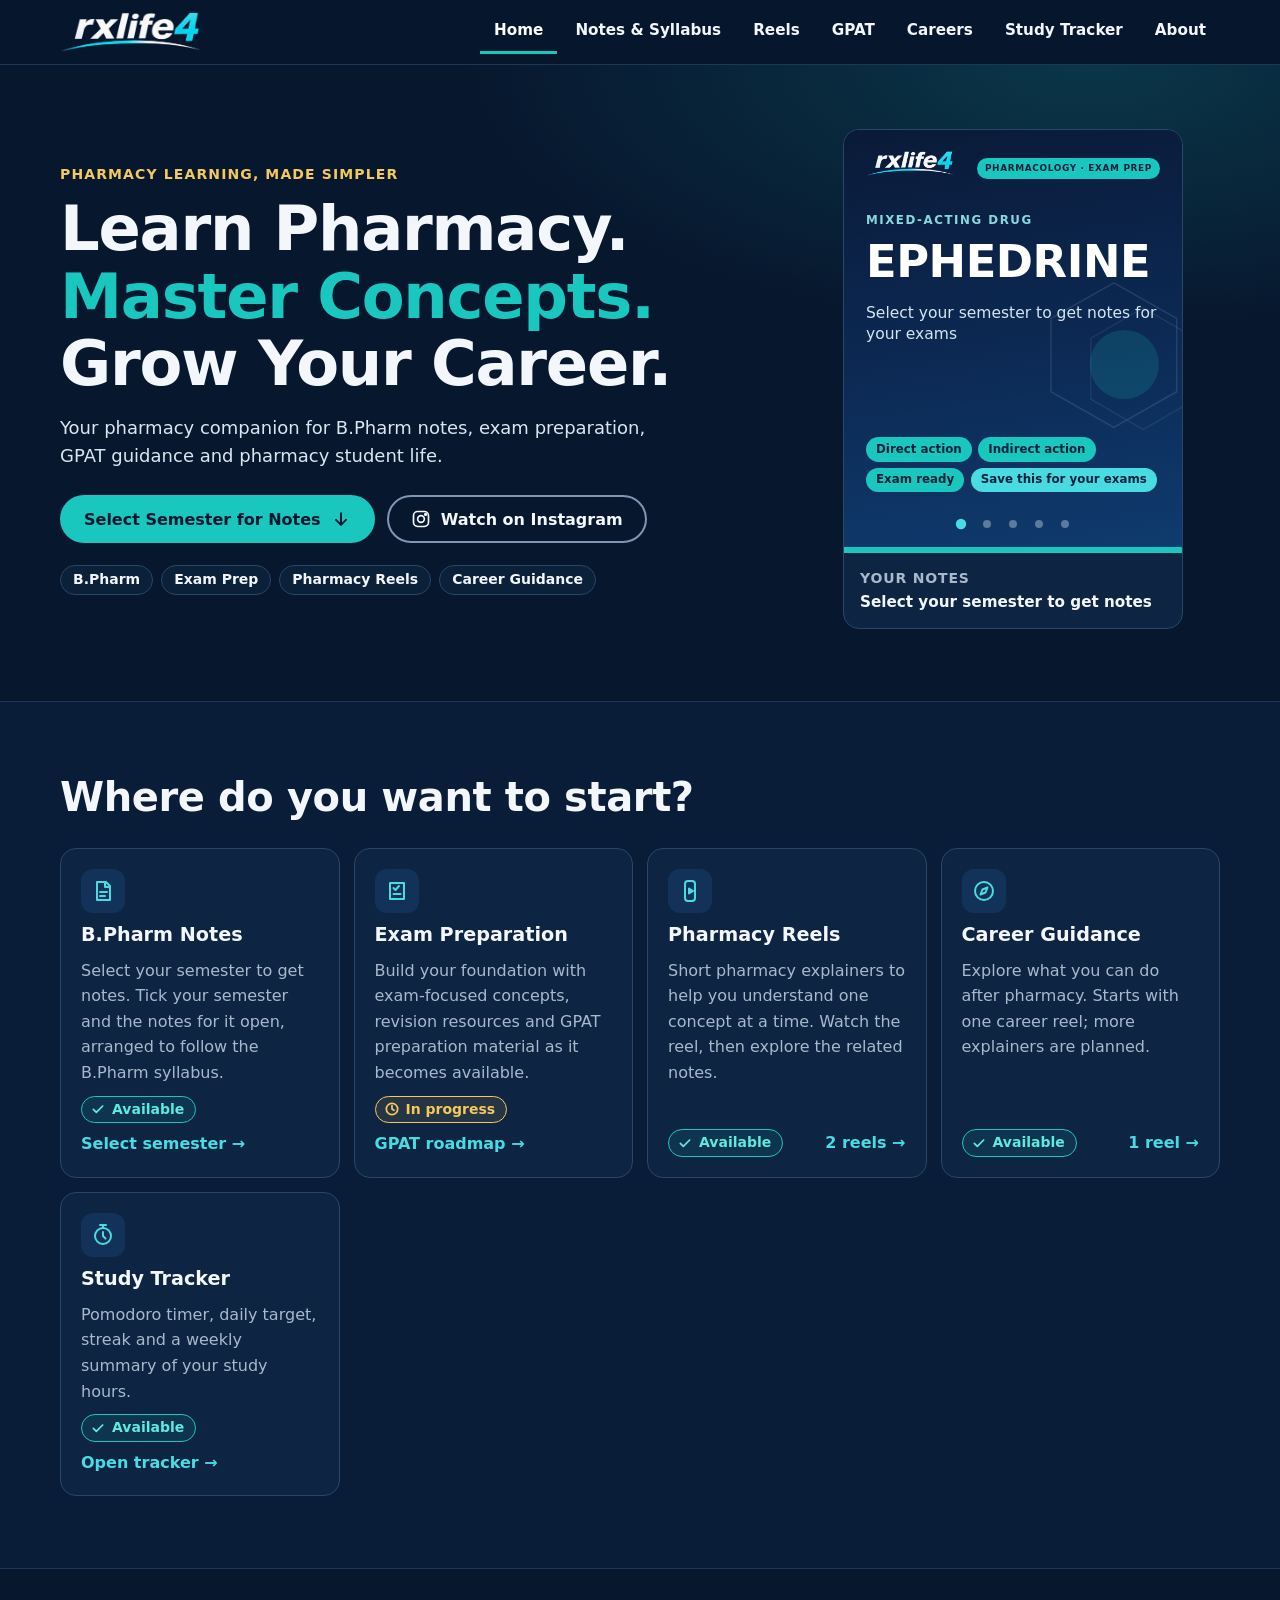
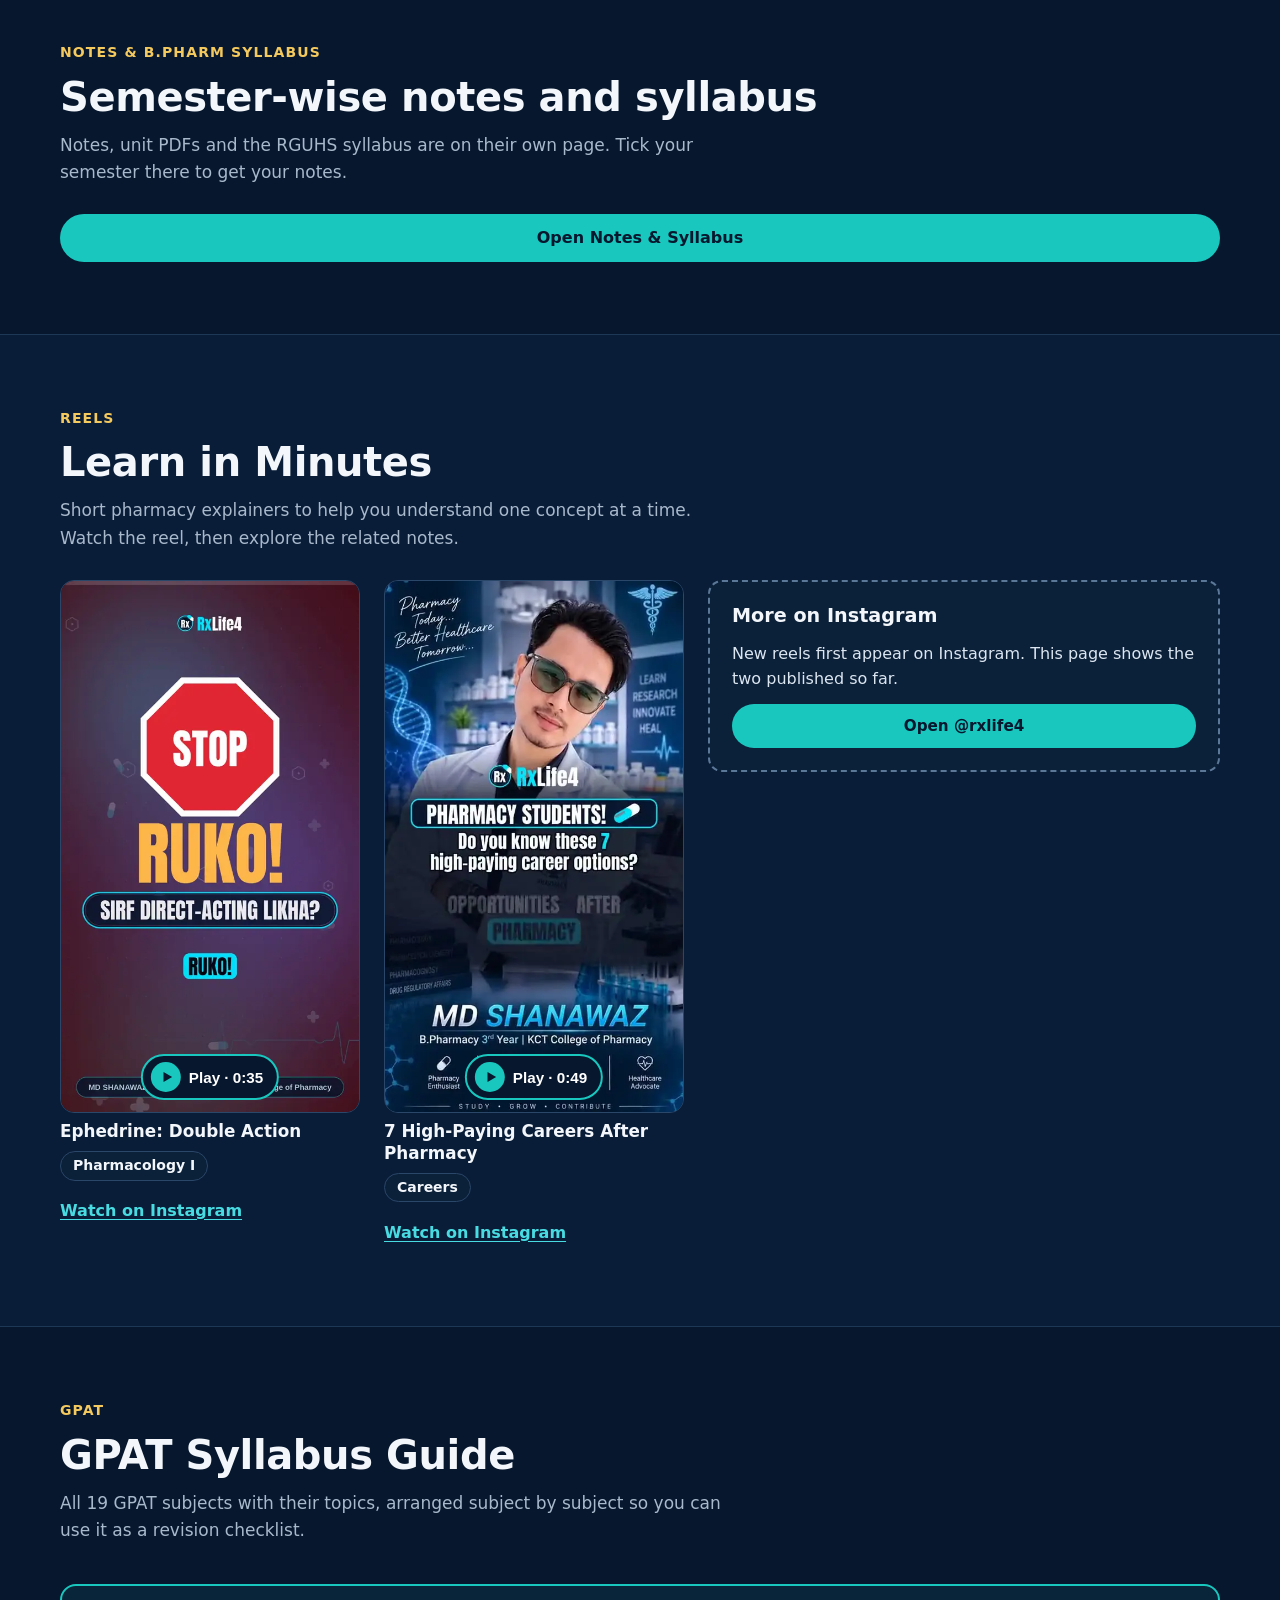
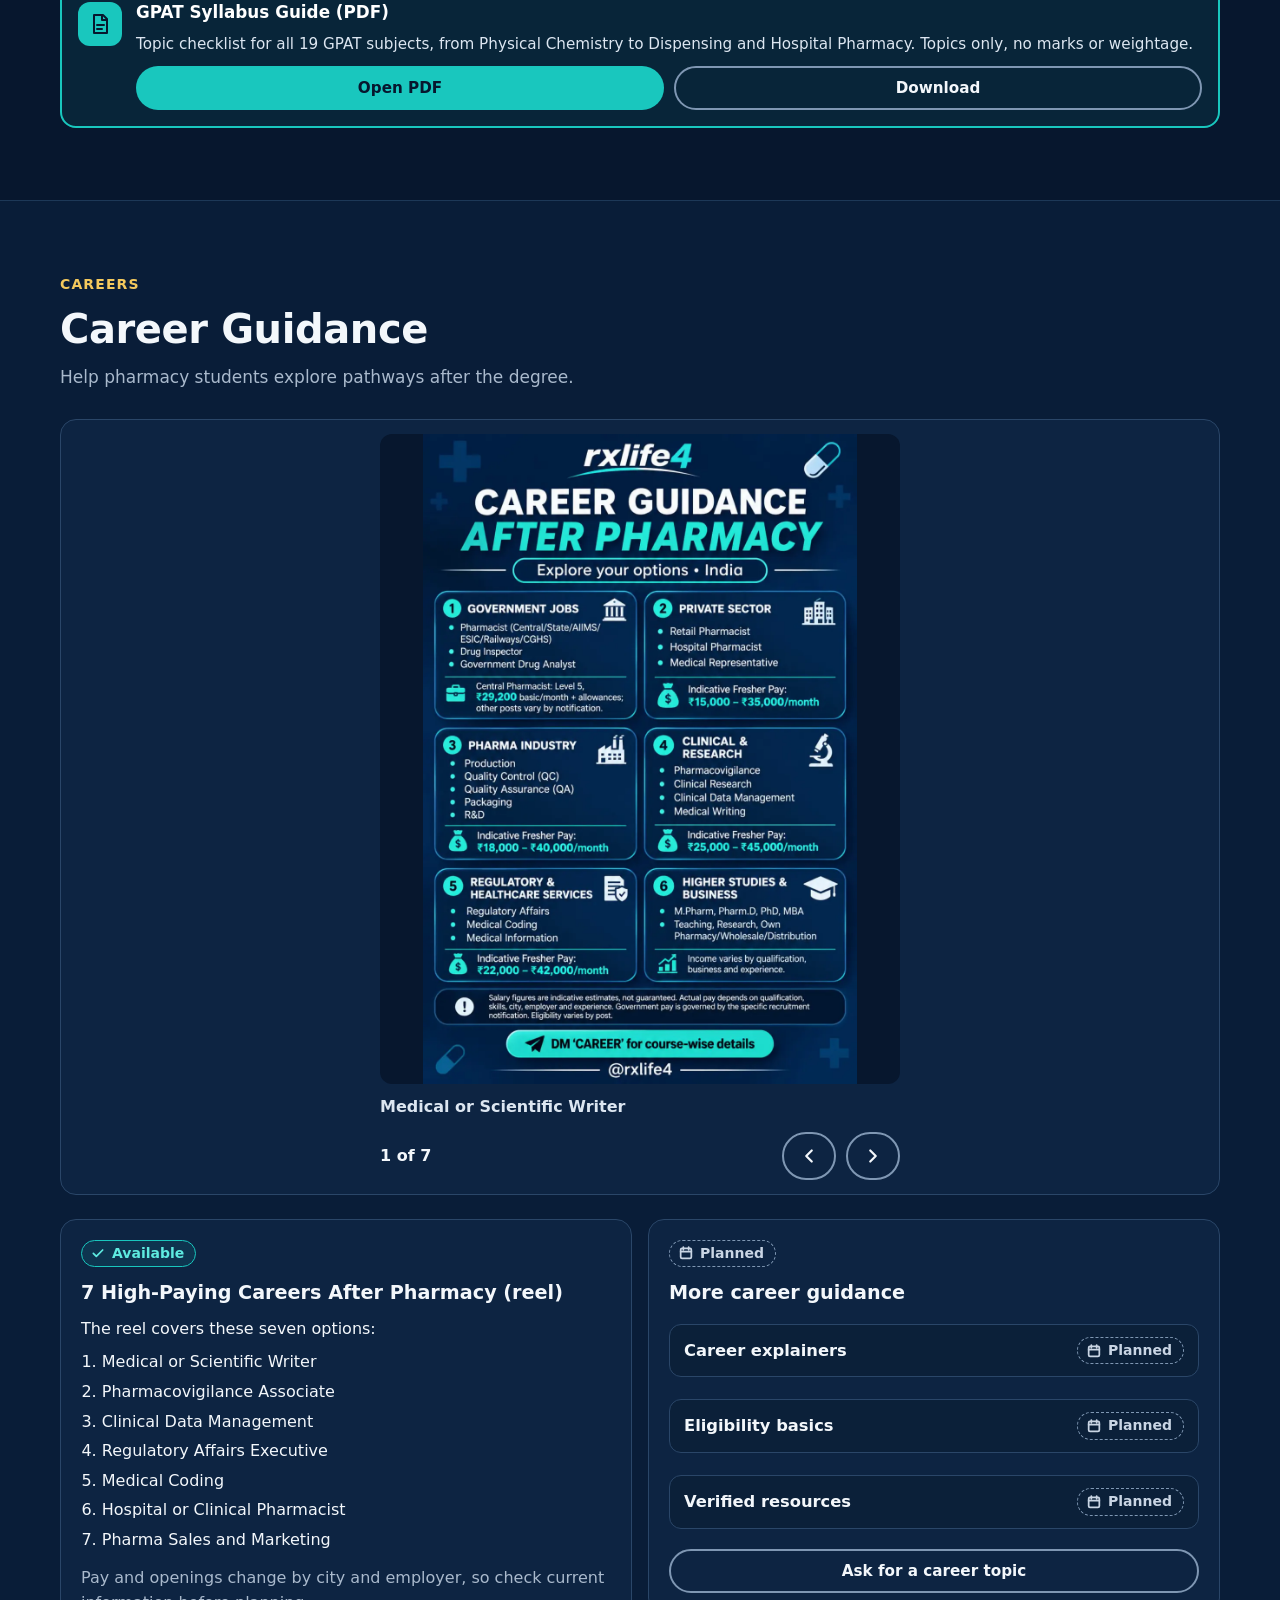
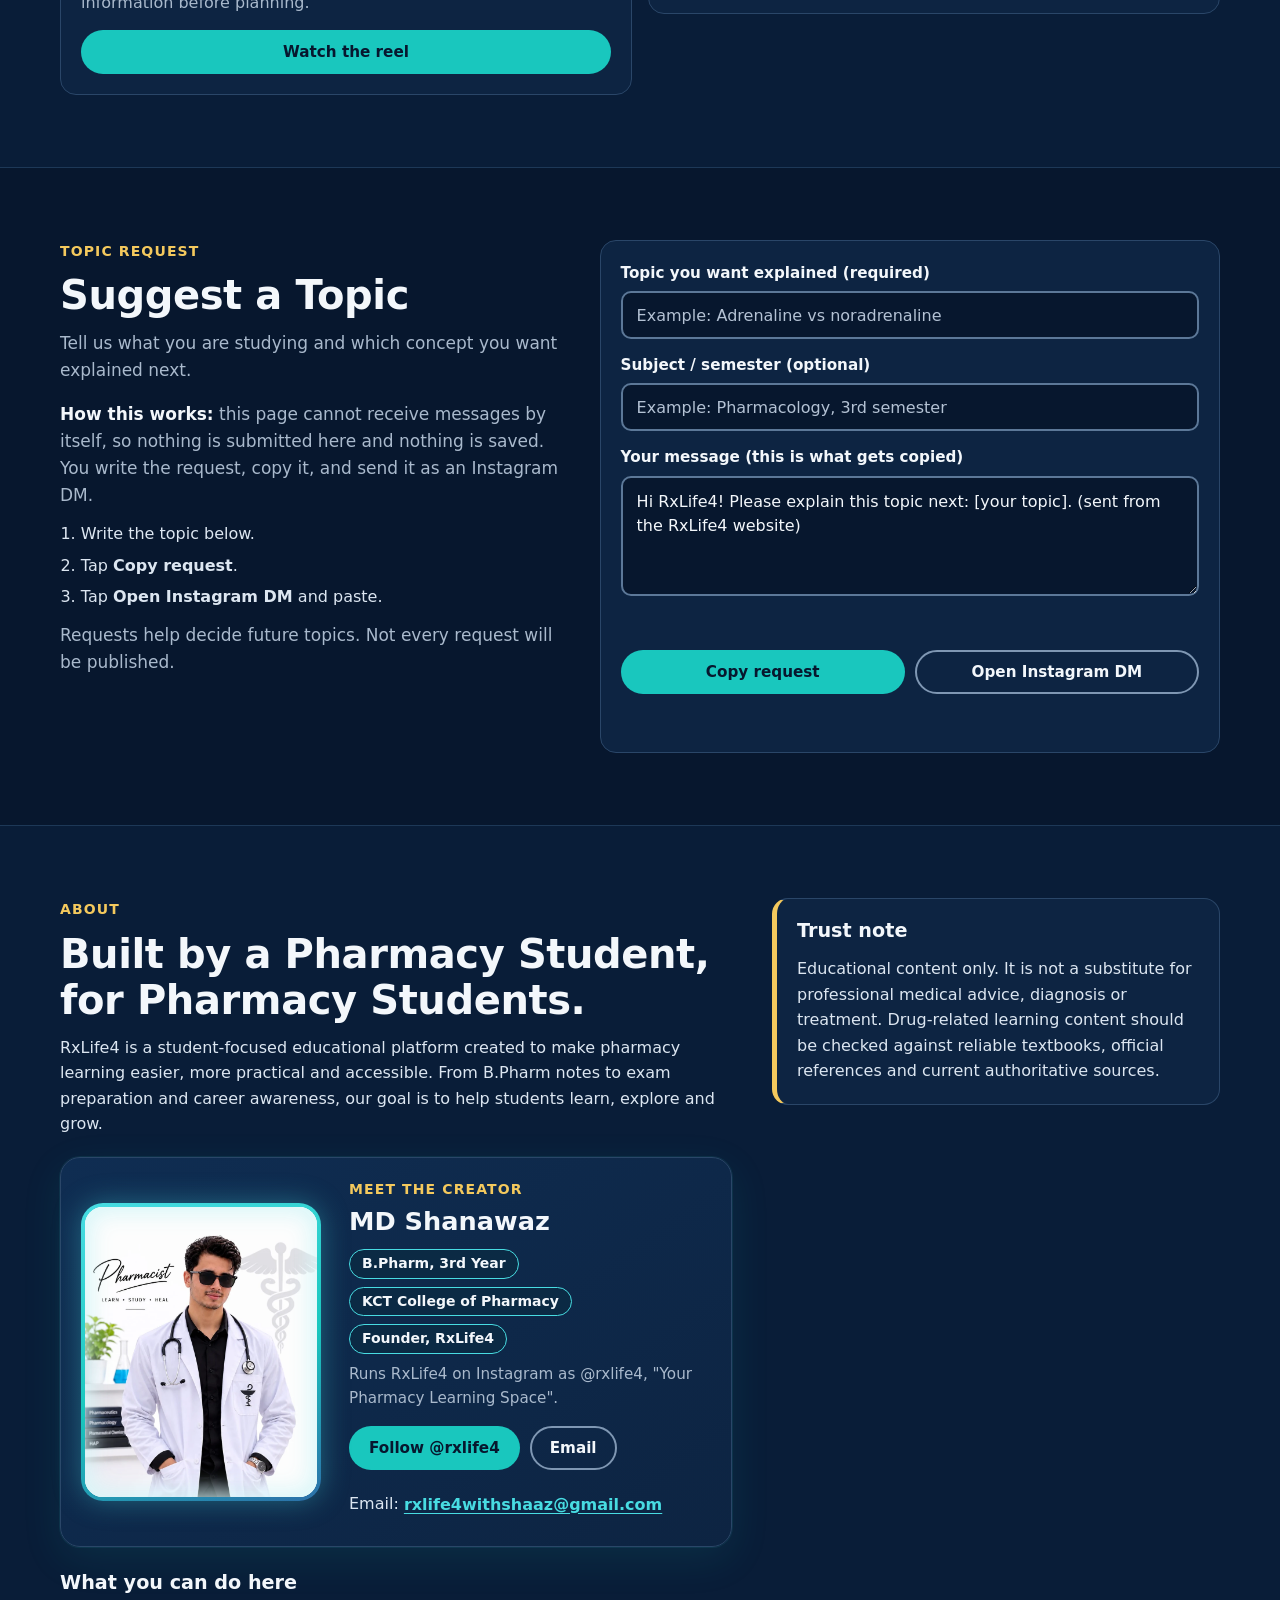
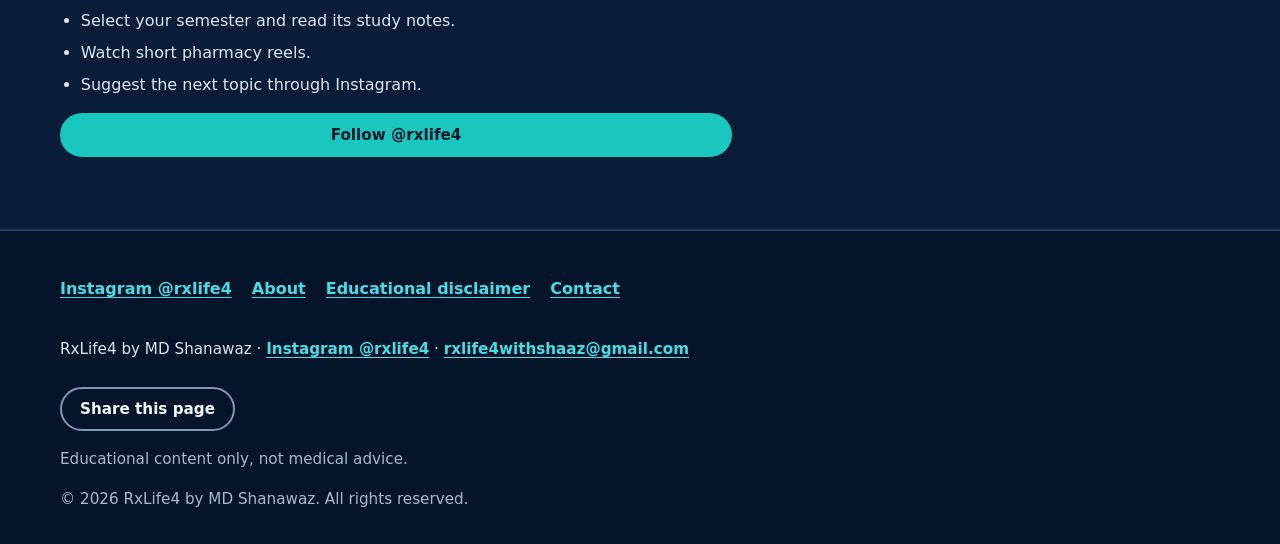
<file: index.html>
<!DOCTYPE html>
<html lang="en">
<head>
<meta charset="utf-8">
<script>(function(){var h=location.hash.slice(1);if(!h)return;try{h=decodeURIComponent(h)}catch(e){return}if(/^(notes|syllabus|refs|ephedrine|unit2|unit3|u2[a-d]|u3[a-f]|sem-(I|II|III|IV|V|VI|VII|VIII))$/.test(h))location.replace('notes.html'+location.hash)})();</script>
<meta name="viewport" content="width=device-width, initial-scale=1">
<meta name="color-scheme" content="light">
<link rel="icon" type="image/webp" href="assets/img/logo.webp">
<meta name="theme-color" content="#07172E">
<title>RxLife4 | B.Pharm Notes PDF Semester-wise, Pharmacy Reels and GPAT Guidance</title>
<meta name="description" content="Semester-wise B.Pharm notes PDF as per the RGUHS syllabus: Physical Pharmaceutics I, Pharmaceutical Organic Chemistry II, Pharmaceutical Microbiology, Industrial Pharmacy I, Medicinal Chemistry II, Pharmacology I and Pharmacology II. Plus short reels, GPAT and career guidance.">
<link rel="canonical" href="https://rxlife4withshaaz-glitch.github.io/rxlife4/">
<meta property="og:type" content="website">
<meta property="og:site_name" content="RxLife4">
<meta property="og:url" content="https://rxlife4withshaaz-glitch.github.io/rxlife4/">
<meta property="og:title" content="RxLife4 | Learn Pharmacy. Master Concepts. Grow Your Career.">
<meta property="og:description" content="B.Pharm study notes, short pharmacy reels and career guidance. Select your semester to get notes.">
<meta property="og:image" content="https://rxlife4withshaaz-glitch.github.io/rxlife4/assets/img/ephedrine-slide-01.webp">
<meta property="og:image:alt" content="RxLife4 note cover: Ephedrine, a mixed-acting drug">
<meta name="twitter:card" content="summary_large_image">
<meta name="twitter:title" content="RxLife4 | Your Pharmacy Learning Space">
<meta name="twitter:description" content="B.Pharm study notes, short pharmacy reels and career guidance.">
<meta name="twitter:image" content="https://rxlife4withshaaz-glitch.github.io/rxlife4/assets/img/ephedrine-slide-01.webp">
<script type="application/ld+json">
{
 "@context": "https://schema.org",
 "@graph": [
  {
   "@type": "WebSite",
   "@id": "https://rxlife4withshaaz-glitch.github.io/rxlife4/#website",
   "url": "https://rxlife4withshaaz-glitch.github.io/rxlife4/",
   "name": "RxLife4",
   "description": "Semester-wise B.Pharm notes, short pharmacy reels and GPAT and career guidance.",
   "inLanguage": "en",
   "publisher": {
    "@id": "https://rxlife4withshaaz-glitch.github.io/rxlife4/#organization"
   }
  },
  {
   "@type": "Organization",
   "@id": "https://rxlife4withshaaz-glitch.github.io/rxlife4/#organization",
   "name": "RxLife4",
   "url": "https://rxlife4withshaaz-glitch.github.io/rxlife4/",
   "logo": "https://rxlife4withshaaz-glitch.github.io/rxlife4/assets/img/logo-hd.webp",
   "sameAs": [
    "https://www.instagram.com/rxlife4/"
   ]
  },
  {
   "@type": "ItemList",
   "name": "RxLife4 B.Pharm notes PDFs",
   "numberOfItems": 32,
   "itemListElement": [
    {
     "@type": "ListItem",
     "position": 1,
     "item": {
      "@type": "DigitalDocument",
      "name": "B.Pharm 5th Semester Medicinal Chemistry II Unit 1 Notes PDF (BP501T)",
      "url": "https://rxlife4withshaaz-glitch.github.io/rxlife4/assets/pdf/RxLife4-MedChem-II-Unit-1.pdf",
      "encodingFormat": "application/pdf",
      "inLanguage": "en",
      "isAccessibleForFree": true,
      "description": "Revision notes for B.Pharm: Medicinal Chemistry II, Unit 1, as per the RGUHS syllabus."
     }
    },
    {
     "@type": "ListItem",
     "position": 2,
     "item": {
      "@type": "DigitalDocument",
      "name": "B.Pharm 5th Semester Medicinal Chemistry II Unit 2 Notes PDF (BP501T)",
      "url": "https://rxlife4withshaaz-glitch.github.io/rxlife4/assets/pdf/RxLife4-MedChem-II-Unit-2.pdf",
      "encodingFormat": "application/pdf",
      "inLanguage": "en",
      "isAccessibleForFree": true,
      "description": "Revision notes for B.Pharm: Medicinal Chemistry II, Unit 2, as per the RGUHS syllabus."
     }
    },
    {
     "@type": "ListItem",
     "position": 3,
     "item": {
      "@type": "DigitalDocument",
      "name": "B.Pharm 5th Semester Medicinal Chemistry II Unit 3 Notes PDF (BP501T)",
      "url": "https://rxlife4withshaaz-glitch.github.io/rxlife4/assets/pdf/RxLife4-MedChem-II-Unit-3.pdf",
      "encodingFormat": "application/pdf",
      "inLanguage": "en",
      "isAccessibleForFree": true,
      "description": "Revision notes for B.Pharm: Medicinal Chemistry II, Unit 3, as per the RGUHS syllabus."
     }
    },
    {
     "@type": "ListItem",
     "position": 4,
     "item": {
      "@type": "DigitalDocument",
      "name": "B.Pharm 5th Semester Medicinal Chemistry II Unit 4 Notes PDF (BP501T)",
      "url": "https://rxlife4withshaaz-glitch.github.io/rxlife4/assets/pdf/RxLife4-MedChem-II-Unit-4.pdf",
      "encodingFormat": "application/pdf",
      "inLanguage": "en",
      "isAccessibleForFree": true,
      "description": "Revision notes for B.Pharm: Medicinal Chemistry II, Unit 4, as per the RGUHS syllabus."
     }
    },
    {
     "@type": "ListItem",
     "position": 5,
     "item": {
      "@type": "DigitalDocument",
      "name": "B.Pharm 5th Semester Medicinal Chemistry II Unit 5 Notes PDF (BP501T)",
      "url": "https://rxlife4withshaaz-glitch.github.io/rxlife4/assets/pdf/RxLife4-MedChem-II-Unit-5.pdf",
      "encodingFormat": "application/pdf",
      "inLanguage": "en",
      "isAccessibleForFree": true,
      "description": "Revision notes for B.Pharm: Medicinal Chemistry II, Unit 5, as per the RGUHS syllabus."
     }
    },
    {
     "@type": "ListItem",
     "position": 6,
     "item": {
      "@type": "DigitalDocument",
      "name": "B.Pharm 3rd Semester Pharmaceutical Microbiology Unit 1 Notes PDF (BP303T)",
      "url": "https://rxlife4withshaaz-glitch.github.io/rxlife4/assets/pdf/RxLife4-Microbiology-Unit-1.pdf",
      "encodingFormat": "application/pdf",
      "inLanguage": "en",
      "isAccessibleForFree": true,
      "description": "Revision notes for B.Pharm: Pharmaceutical Microbiology, Unit 1, as per the RGUHS syllabus."
     }
    },
    {
     "@type": "ListItem",
     "position": 7,
     "item": {
      "@type": "DigitalDocument",
      "name": "B.Pharm 3rd Semester Pharmaceutical Microbiology Unit 2 Notes PDF (BP303T)",
      "url": "https://rxlife4withshaaz-glitch.github.io/rxlife4/assets/pdf/RxLife4-Microbiology-Unit-2.pdf",
      "encodingFormat": "application/pdf",
      "inLanguage": "en",
      "isAccessibleForFree": true,
      "description": "Revision notes for B.Pharm: Pharmaceutical Microbiology, Unit 2, as per the RGUHS syllabus."
     }
    },
    {
     "@type": "ListItem",
     "position": 8,
     "item": {
      "@type": "DigitalDocument",
      "name": "B.Pharm 3rd Semester Pharmaceutical Microbiology Unit 3 Notes PDF (BP303T)",
      "url": "https://rxlife4withshaaz-glitch.github.io/rxlife4/assets/pdf/RxLife4-Microbiology-Unit-3.pdf",
      "encodingFormat": "application/pdf",
      "inLanguage": "en",
      "isAccessibleForFree": true,
      "description": "Revision notes for B.Pharm: Pharmaceutical Microbiology, Unit 3, as per the RGUHS syllabus."
     }
    },
    {
     "@type": "ListItem",
     "position": 9,
     "item": {
      "@type": "DigitalDocument",
      "name": "B.Pharm 3rd Semester Pharmaceutical Microbiology Unit 4 Notes PDF (BP303T)",
      "url": "https://rxlife4withshaaz-glitch.github.io/rxlife4/assets/pdf/RxLife4-Microbiology-Unit-4.pdf",
      "encodingFormat": "application/pdf",
      "inLanguage": "en",
      "isAccessibleForFree": true,
      "description": "Revision notes for B.Pharm: Pharmaceutical Microbiology, Unit 4, as per the RGUHS syllabus."
     }
    },
    {
     "@type": "ListItem",
     "position": 10,
     "item": {
      "@type": "DigitalDocument",
      "name": "B.Pharm 3rd Semester Pharmaceutical Microbiology Unit 5 Notes PDF (BP303T)",
      "url": "https://rxlife4withshaaz-glitch.github.io/rxlife4/assets/pdf/RxLife4-Microbiology-Unit-5.pdf",
      "encodingFormat": "application/pdf",
      "inLanguage": "en",
      "isAccessibleForFree": true,
      "description": "Revision notes for B.Pharm: Pharmaceutical Microbiology, Unit 5, as per the RGUHS syllabus."
     }
    },
    {
     "@type": "ListItem",
     "position": 11,
     "item": {
      "@type": "DigitalDocument",
      "name": "B.Pharm 3rd Semester Pharmaceutical Organic Chemistry II Unit 1 Notes PDF (BP301T)",
      "url": "https://rxlife4withshaaz-glitch.github.io/rxlife4/assets/pdf/RxLife4-POC-II-Unit-1.pdf",
      "encodingFormat": "application/pdf",
      "inLanguage": "en",
      "isAccessibleForFree": true,
      "description": "Revision notes for B.Pharm: Pharmaceutical Organic Chemistry II, Unit 1, as per the RGUHS syllabus."
     }
    },
    {
     "@type": "ListItem",
     "position": 12,
     "item": {
      "@type": "DigitalDocument",
      "name": "B.Pharm 3rd Semester Pharmaceutical Organic Chemistry II Unit 2 Notes PDF (BP301T)",
      "url": "https://rxlife4withshaaz-glitch.github.io/rxlife4/assets/pdf/RxLife4-POC-II-Unit-2.pdf",
      "encodingFormat": "application/pdf",
      "inLanguage": "en",
      "isAccessibleForFree": true,
      "description": "Revision notes for B.Pharm: Pharmaceutical Organic Chemistry II, Unit 2, as per the RGUHS syllabus."
     }
    },
    {
     "@type": "ListItem",
     "position": 13,
     "item": {
      "@type": "DigitalDocument",
      "name": "B.Pharm 3rd Semester Pharmaceutical Organic Chemistry II Unit 3 Notes PDF (BP301T)",
      "url": "https://rxlife4withshaaz-glitch.github.io/rxlife4/assets/pdf/RxLife4-POC-II-Unit-3.pdf",
      "encodingFormat": "application/pdf",
      "inLanguage": "en",
      "isAccessibleForFree": true,
      "description": "Revision notes for B.Pharm: Pharmaceutical Organic Chemistry II, Unit 3, as per the RGUHS syllabus."
     }
    },
    {
     "@type": "ListItem",
     "position": 14,
     "item": {
      "@type": "DigitalDocument",
      "name": "B.Pharm 3rd Semester Pharmaceutical Organic Chemistry II Unit 4 Notes PDF (BP301T)",
      "url": "https://rxlife4withshaaz-glitch.github.io/rxlife4/assets/pdf/RxLife4-POC-II-Unit-4.pdf",
      "encodingFormat": "application/pdf",
      "inLanguage": "en",
      "isAccessibleForFree": true,
      "description": "Revision notes for B.Pharm: Pharmaceutical Organic Chemistry II, Unit 4, as per the RGUHS syllabus."
     }
    },
    {
     "@type": "ListItem",
     "position": 15,
     "item": {
      "@type": "DigitalDocument",
      "name": "B.Pharm 3rd Semester Pharmaceutical Organic Chemistry II Unit 5 Notes PDF (BP301T)",
      "url": "https://rxlife4withshaaz-glitch.github.io/rxlife4/assets/pdf/RxLife4-POC-II-Unit-5.pdf",
      "encodingFormat": "application/pdf",
      "inLanguage": "en",
      "isAccessibleForFree": true,
      "description": "Revision notes for B.Pharm: Pharmaceutical Organic Chemistry II, Unit 5, as per the RGUHS syllabus."
     }
    },
    {
     "@type": "ListItem",
     "position": 16,
     "item": {
      "@type": "DigitalDocument",
      "name": "B.Pharm 4th Semester Pharmacology I Unit 2 Slides PDF (BP404T)",
      "url": "https://rxlife4withshaaz-glitch.github.io/rxlife4/assets/pdf/RxLife4-Pharmacology-I-Unit-II.pdf",
      "encodingFormat": "application/pdf",
      "inLanguage": "en",
      "isAccessibleForFree": true,
      "description": "Slides for B.Pharm: Pharmacology I, Unit II, as per the RGUHS syllabus."
     }
    },
    {
     "@type": "ListItem",
     "position": 17,
     "item": {
      "@type": "DigitalDocument",
      "name": "B.Pharm 4th Semester Pharmacology I Unit 3 Slides PDF (BP404T)",
      "url": "https://rxlife4withshaaz-glitch.github.io/rxlife4/assets/pdf/RxLife4-Pharmacology-I-Unit-III.pdf",
      "encodingFormat": "application/pdf",
      "inLanguage": "en",
      "isAccessibleForFree": true,
      "description": "Slides for B.Pharm: Pharmacology I, Unit III, as per the RGUHS syllabus."
     }
    },
    {
     "@type": "ListItem",
     "position": 18,
     "item": {
      "@type": "DigitalDocument",
      "name": "B.Pharm 3rd Semester Physical Pharmaceutics I Unit 1 Notes PDF (BP302T)",
      "url": "https://rxlife4withshaaz-glitch.github.io/rxlife4/assets/pdf/RxLife4-Physical-Pharmaceutics-I-Unit-1.pdf",
      "encodingFormat": "application/pdf",
      "inLanguage": "en",
      "isAccessibleForFree": true,
      "description": "Revision notes for B.Pharm: Physical Pharmaceutics I, Unit 1, as per the RGUHS syllabus."
     }
    },
    {
     "@type": "ListItem",
     "position": 19,
     "item": {
      "@type": "DigitalDocument",
      "name": "B.Pharm 3rd Semester Physical Pharmaceutics I Unit 2 Notes PDF (BP302T)",
      "url": "https://rxlife4withshaaz-glitch.github.io/rxlife4/assets/pdf/RxLife4-Physical-Pharmaceutics-I-Unit-2.pdf",
      "encodingFormat": "application/pdf",
      "inLanguage": "en",
      "isAccessibleForFree": true,
      "description": "Revision notes for B.Pharm: Physical Pharmaceutics I, Unit 2, as per the RGUHS syllabus."
     }
    },
    {
     "@type": "ListItem",
     "position": 20,
     "item": {
      "@type": "DigitalDocument",
      "name": "B.Pharm 3rd Semester Physical Pharmaceutics I Unit 3 Notes PDF (BP302T)",
      "url": "https://rxlife4withshaaz-glitch.github.io/rxlife4/assets/pdf/RxLife4-Physical-Pharmaceutics-I-Unit-3.pdf",
      "encodingFormat": "application/pdf",
      "inLanguage": "en",
      "isAccessibleForFree": true,
      "description": "Revision notes for B.Pharm: Physical Pharmaceutics I, Unit 3, as per the RGUHS syllabus."
     }
    },
    {
     "@type": "ListItem",
     "position": 21,
     "item": {
      "@type": "DigitalDocument",
      "name": "B.Pharm 3rd Semester Physical Pharmaceutics I Unit 4 Notes PDF (BP302T)",
      "url": "https://rxlife4withshaaz-glitch.github.io/rxlife4/assets/pdf/RxLife4-Physical-Pharmaceutics-I-Unit-4.pdf",
      "encodingFormat": "application/pdf",
      "inLanguage": "en",
      "isAccessibleForFree": true,
      "description": "Revision notes for B.Pharm: Physical Pharmaceutics I, Unit 4, as per the RGUHS syllabus."
     }
    },
    {
     "@type": "ListItem",
     "position": 22,
     "item": {
      "@type": "DigitalDocument",
      "name": "B.Pharm 3rd Semester Physical Pharmaceutics I Unit 5 Notes PDF (BP302T)",
      "url": "https://rxlife4withshaaz-glitch.github.io/rxlife4/assets/pdf/RxLife4-Physical-Pharmaceutics-I-Unit-5.pdf",
      "encodingFormat": "application/pdf",
      "inLanguage": "en",
      "isAccessibleForFree": true,
      "description": "Revision notes for B.Pharm: Physical Pharmaceutics I, Unit 5, as per the RGUHS syllabus."
     }
    },
    {
     "@type": "ListItem",
     "position": 23,
     "item": {
      "@type": "DigitalDocument",
      "name": "B.Pharm 5th Semester Pharmacology II Unit 1 Notes PDF (BP503T)",
      "url": "https://rxlife4withshaaz-glitch.github.io/rxlife4/assets/pdf/RxLife4-Pharmacology-II-Unit-1.pdf",
      "encodingFormat": "application/pdf",
      "inLanguage": "en",
      "isAccessibleForFree": true,
      "description": "Revision notes for B.Pharm: Pharmacology II, Unit 1, as per the RGUHS syllabus."
     }
    },
    {
     "@type": "ListItem",
     "position": 24,
     "item": {
      "@type": "DigitalDocument",
      "name": "B.Pharm 5th Semester Pharmacology II Unit 2 Notes PDF (BP503T)",
      "url": "https://rxlife4withshaaz-glitch.github.io/rxlife4/assets/pdf/RxLife4-Pharmacology-II-Unit-2.pdf",
      "encodingFormat": "application/pdf",
      "inLanguage": "en",
      "isAccessibleForFree": true,
      "description": "Revision notes for B.Pharm: Pharmacology II, Unit 2, as per the RGUHS syllabus."
     }
    },
    {
     "@type": "ListItem",
     "position": 25,
     "item": {
      "@type": "DigitalDocument",
      "name": "B.Pharm 5th Semester Pharmacology II Unit 3 Notes PDF (BP503T)",
      "url": "https://rxlife4withshaaz-glitch.github.io/rxlife4/assets/pdf/RxLife4-Pharmacology-II-Unit-3.pdf",
      "encodingFormat": "application/pdf",
      "inLanguage": "en",
      "isAccessibleForFree": true,
      "description": "Revision notes for B.Pharm: Pharmacology II, Unit 3, as per the RGUHS syllabus."
     }
    },
    {
     "@type": "ListItem",
     "position": 26,
     "item": {
      "@type": "DigitalDocument",
      "name": "B.Pharm 5th Semester Pharmacology II Unit 4 Notes PDF (BP503T)",
      "url": "https://rxlife4withshaaz-glitch.github.io/rxlife4/assets/pdf/RxLife4-Pharmacology-II-Unit-4.pdf",
      "encodingFormat": "application/pdf",
      "inLanguage": "en",
      "isAccessibleForFree": true,
      "description": "Revision notes for B.Pharm: Pharmacology II, Unit 4, as per the RGUHS syllabus."
     }
    },
    {
     "@type": "ListItem",
     "position": 27,
     "item": {
      "@type": "DigitalDocument",
      "name": "B.Pharm 5th Semester Pharmacology II Unit 5 Notes PDF (BP503T)",
      "url": "https://rxlife4withshaaz-glitch.github.io/rxlife4/assets/pdf/RxLife4-Pharmacology-II-Unit-5.pdf",
      "encodingFormat": "application/pdf",
      "inLanguage": "en",
      "isAccessibleForFree": true,
      "description": "Revision notes for B.Pharm: Pharmacology II, Unit 5, as per the RGUHS syllabus."
     }
    },
    {
     "@type": "ListItem",
     "position": 28,
     "item": {
      "@type": "DigitalDocument",
      "name": "B.Pharm 5th Semester Industrial Pharmacy I Unit 1 Notes PDF (BP502T)",
      "url": "https://rxlife4withshaaz-glitch.github.io/rxlife4/assets/pdf/RxLife4-Industrial-Pharmacy-I-Unit-1.pdf",
      "encodingFormat": "application/pdf",
      "inLanguage": "en",
      "isAccessibleForFree": true,
      "description": "Revision notes for B.Pharm: Industrial Pharmacy I, Unit 1, as per the RGUHS syllabus."
     }
    },
    {
     "@type": "ListItem",
     "position": 29,
     "item": {
      "@type": "DigitalDocument",
      "name": "B.Pharm 5th Semester Industrial Pharmacy I Unit 2 Notes PDF (BP502T)",
      "url": "https://rxlife4withshaaz-glitch.github.io/rxlife4/assets/pdf/RxLife4-Industrial-Pharmacy-I-Unit-2.pdf",
      "encodingFormat": "application/pdf",
      "inLanguage": "en",
      "isAccessibleForFree": true,
      "description": "Revision notes for B.Pharm: Industrial Pharmacy I, Unit 2, as per the RGUHS syllabus."
     }
    },
    {
     "@type": "ListItem",
     "position": 30,
     "item": {
      "@type": "DigitalDocument",
      "name": "B.Pharm 5th Semester Industrial Pharmacy I Unit 3 Notes PDF (BP502T)",
      "url": "https://rxlife4withshaaz-glitch.github.io/rxlife4/assets/pdf/RxLife4-Industrial-Pharmacy-I-Unit-3.pdf",
      "encodingFormat": "application/pdf",
      "inLanguage": "en",
      "isAccessibleForFree": true,
      "description": "Revision notes for B.Pharm: Industrial Pharmacy I, Unit 3, as per the RGUHS syllabus."
     }
    },
    {
     "@type": "ListItem",
     "position": 31,
     "item": {
      "@type": "DigitalDocument",
      "name": "B.Pharm 5th Semester Industrial Pharmacy I Unit 4 Notes PDF (BP502T)",
      "url": "https://rxlife4withshaaz-glitch.github.io/rxlife4/assets/pdf/RxLife4-Industrial-Pharmacy-I-Unit-4.pdf",
      "encodingFormat": "application/pdf",
      "inLanguage": "en",
      "isAccessibleForFree": true,
      "description": "Revision notes for B.Pharm: Industrial Pharmacy I, Unit 4, as per the RGUHS syllabus."
     }
    },
    {
     "@type": "ListItem",
     "position": 32,
     "item": {
      "@type": "DigitalDocument",
      "name": "B.Pharm 5th Semester Industrial Pharmacy I Unit 5 Notes PDF (BP502T)",
      "url": "https://rxlife4withshaaz-glitch.github.io/rxlife4/assets/pdf/RxLife4-Industrial-Pharmacy-I-Unit-5.pdf",
      "encodingFormat": "application/pdf",
      "inLanguage": "en",
      "isAccessibleForFree": true,
      "description": "Revision notes for B.Pharm: Industrial Pharmacy I, Unit 5, as per the RGUHS syllabus."
     }
    }
   ]
  }
 ]
}
</script>
<link rel="stylesheet" href="style.css?v=20261127a">
</head>
<body>
<a class="skip" href="#main">Skip to content</a>

<header class="top" id="top">
  <div class="wrap bar">
    <a class="logo" href="#home" data-nav aria-label="RxLife4 home"><img src="assets/img/logo-hd.webp" alt="RxLife4" width="141" height="40"></a>
    <button class="menubtn" id="menubtn" aria-expanded="false" aria-controls="menu">
      <svg viewBox="0 0 24 24" fill="none" stroke="currentColor" stroke-width="2.4" stroke-linecap="round" aria-hidden="true"><path d="M4 7h16M4 12h16M4 17h16"/></svg><span id="menulbl">Menu</span>
    </button>
    <nav id="menu" aria-label="Main">
      <ul>
        <li><a href="#home" data-nav>Home</a></li>
        <li><a href="notes.html">Notes &amp; Syllabus</a></li>
        <li><a href="#reels" data-nav>Reels</a></li>
        <li><a href="#gpat" data-nav>GPAT</a></li>
        <li><a href="#careers" data-nav>Careers</a></li>
        <li><a href="studytracker.html">Study Tracker</a></li>
        <li><a href="#about" data-nav>About</a></li>
      </ul>
    </nav>
  </div>
</header>

<main id="main">

<!-- 1. HERO -->
<section class="hero" id="home" aria-labelledby="h1">
  <div class="wrap">
    <div class="copy">
      <span class="eyebrow">Pharmacy learning, made simpler</span>
      <h1 id="h1">Learn Pharmacy. <span class="hl">Master Concepts.</span> Grow Your Career.</h1>
      <p class="sub">Your pharmacy companion for B.Pharm notes, exam preparation, GPAT guidance and pharmacy student life.</p>
      <div class="cta">
        <a class="btn btn-p" href="notes.html">Select Semester for Notes
          <svg viewBox="0 0 24 24" fill="none" stroke="currentColor" stroke-width="2.4" stroke-linecap="round" stroke-linejoin="round" aria-hidden="true"><path d="M12 5v14M6 13l6 6 6-6"/></svg></a>
        <a class="btn btn-s" href="https://www.instagram.com/rxlife4/" target="_blank" rel="noopener">
          <svg viewBox="0 0 24 24" fill="none" stroke="currentColor" stroke-width="2" stroke-linecap="round" stroke-linejoin="round" aria-hidden="true"><rect x="3" y="3" width="18" height="18" rx="5"/><circle cx="12" cy="12" r="4"/><circle cx="17.5" cy="6.5" r="1" fill="currentColor"/></svg>
          Watch on Instagram</a>
      </div>
      <ul class="tags" aria-label="Topics covered"><li class="chip">B.Pharm</li><li class="chip">Exam Prep</li><li class="chip">Pharmacy Reels</li><li class="chip">Career Guidance</li></ul>
    </div>
    <div class="latest" id="featcard" role="group" aria-roledescription="carousel" aria-label="Featured drug">
      <div class="fc-art">
        <a class="fc-link" href="notes.html" tabindex="-1" aria-hidden="true">
          <svg class="fc-deco" viewBox="0 0 200 250" aria-hidden="true" focusable="false"><polygon points="122,58 182,92 182,162 122,196 62,162 62,92" fill="none" stroke="rgba(150,190,230,.16)" stroke-width="1.4"/><polygon points="150,82 200,111 200,169 150,198 100,169 100,111" fill="none" stroke="rgba(150,190,230,.12)" stroke-width="1.2"/><circle cx="132" cy="136" r="33" fill="rgba(25,199,190,.16)"/></svg>
          <span class="fc-top"><img src="assets/img/logo-hd.webp" alt="" width="640" height="182"><span class="fc-badge">Pharmacology &middot; Exam prep</span></span>
          <span class="fc-body" id="fc-body" style="--n:9">
            <span class="fc-cat">MIXED-ACTING DRUG</span>
            <span class="fc-name">Ephedrine</span>
            <span class="fc-desc">Select your semester to get notes for your exams</span>
          </span>
          <span class="fc-pills" id="fc-pills"><span class="fc-pill">Direct action</span><span class="fc-pill">Indirect action</span><span class="fc-pill">Exam ready</span><span class="fc-pill fc-save">Save this for your exams</span></span>
        </a>
        <div class="fc-dots" id="fc-dots" hidden></div>
      </div>
      <a class="cap" id="fc-cap" href="notes.html" aria-label="Select your semester to get notes."><small>Your notes</small><b id="fc-note">Select your semester to get notes</b></a>
    </div>
  </div>
</section>

<!-- 2. QUICK ENTRY POINTS -->
<section class="sec band" aria-labelledby="h-entry">
  <div class="wrap">
    <div class="head"><h2 id="h-entry">Where do you want to start?</h2></div>
    <ul class="entry">
      <li><a class="ecard" href="notes.html">
        <span class="ic"><svg viewBox="0 0 24 24" fill="none" stroke="currentColor" stroke-width="2" stroke-linecap="round" stroke-linejoin="round" aria-hidden="true"><path d="M6 3h9l4 4v14H6z"/><path d="M14 3v5h5M9 13h7M9 17h5"/></svg></span>
        <h3>B.Pharm Notes</h3>
        <p>Select your semester to get notes. Tick your semester and the notes for it open, arranged to follow the B.Pharm syllabus.</p>
        <span class="go"><span class="st st-a"><svg viewBox="0 0 24 24" fill="none" stroke="currentColor" stroke-width="2.6" stroke-linecap="round" stroke-linejoin="round" aria-hidden="true"><path d="m5 12.5 4.5 4.5L19 7.5"/></svg>Available</span><span>Select semester &rarr;</span></span></a></li>
      <li><a class="ecard" href="#gpat" data-nav>
        <span class="ic"><svg viewBox="0 0 24 24" fill="none" stroke="currentColor" stroke-width="2" stroke-linecap="round" stroke-linejoin="round" aria-hidden="true"><path d="M5 4h14v16H5z"/><path d="m8.5 9 2 2 3.5-4M8.5 15h7"/></svg></span>
        <h3>Exam Preparation</h3>
        <p>Build your foundation with exam-focused concepts, revision resources and GPAT preparation material as it becomes available.</p>
        <span class="go"><span class="st st-i"><svg viewBox="0 0 24 24" fill="none" stroke="currentColor" stroke-width="2.6" stroke-linecap="round" stroke-linejoin="round" aria-hidden="true"><circle cx="12" cy="12" r="8.5"/><path d="M12 7v5l3 2"/></svg>In progress</span><span>GPAT roadmap &rarr;</span></span></a></li>
      <li><a class="ecard" href="#reels" data-nav>
        <span class="ic"><svg viewBox="0 0 24 24" fill="none" stroke="currentColor" stroke-width="2" stroke-linecap="round" stroke-linejoin="round" aria-hidden="true"><rect x="7" y="2" width="10" height="20" rx="3"/><path d="M11 9.5v5l4-2.5z" fill="currentColor"/></svg></span>
        <h3>Pharmacy Reels</h3>
        <p>Short pharmacy explainers to help you understand one concept at a time. Watch the reel, then explore the related notes.</p>
        <span class="go"><span class="st st-a"><svg viewBox="0 0 24 24" fill="none" stroke="currentColor" stroke-width="2.6" stroke-linecap="round" stroke-linejoin="round" aria-hidden="true"><path d="m5 12.5 4.5 4.5L19 7.5"/></svg>Available</span><span>2 reels &rarr;</span></span></a></li>
      <li><a class="ecard" href="#careers" data-nav>
        <span class="ic"><svg viewBox="0 0 24 24" fill="none" stroke="currentColor" stroke-width="2" stroke-linecap="round" stroke-linejoin="round" aria-hidden="true"><circle cx="12" cy="12" r="9"/><path d="m15.5 8.5-2 5-5 2 2-5z"/></svg></span>
        <h3>Career Guidance</h3>
        <p>Explore what you can do after pharmacy. Starts with one career reel; more explainers are planned.</p>
        <span class="go"><span class="st st-a"><svg viewBox="0 0 24 24" fill="none" stroke="currentColor" stroke-width="2.6" stroke-linecap="round" stroke-linejoin="round" aria-hidden="true"><path d="m5 12.5 4.5 4.5L19 7.5"/></svg>Available</span><span>1 reel &rarr;</span></span></a></li>
      <li><a class="ecard" href="studytracker.html">
        <span class="ic" aria-hidden="true"><svg viewBox="0 0 24 24" fill="none" stroke="currentColor" stroke-width="2" stroke-linecap="round" stroke-linejoin="round"><circle cx="12" cy="13" r="8"/><path d="M12 9v4l2.5 2.5M9 2h6M12 2v3"/></svg></span>
        <h3>Study Tracker</h3>
        <p>Pomodoro timer, daily target, streak and a weekly summary of your study hours.</p>
        <span class="go"><span class="st st-a"><svg viewBox="0 0 24 24" fill="none" stroke="currentColor" stroke-width="2.6" stroke-linecap="round" stroke-linejoin="round" aria-hidden="true"><path d="m5 12.5 4.5 4.5L19 7.5"/></svg>Available</span><span>Open tracker &rarr;</span></span></a></li>
    </ul>
  </div>
</section>

<!-- 4b. NOTES AND SYLLABUS (own page: notes.html) -->
<section class="sec" id="notes-card" aria-labelledby="h-notes-card" tabindex="-1">
  <div class="wrap">
    <div class="head">
      <span class="eyebrow">Notes &amp; B.Pharm syllabus</span>
      <h2 id="h-notes-card">Semester-wise notes and syllabus</h2>
      <p class="lead">Notes, unit PDFs and the RGUHS syllabus are on their own page. Tick your semester there to get your notes.</p>
    </div>
    <div class="acts"><a class="btn btn-p" href="notes.html">Open Notes &amp; Syllabus</a></div>
  </div>
</section>

<!-- 5. REELS -->
<section class="sec band" id="reels" aria-labelledby="h-reels" tabindex="-1">
  <div class="wrap">
    <div class="head">
      <span class="eyebrow">Reels</span>
      <h2 id="h-reels">Learn in Minutes</h2>
      <p class="lead">Short pharmacy explainers to help you understand one concept at a time. Watch the reel, then explore the related notes.</p>
    </div>

    <div id="player" hidden>
      <video id="pv" controls playsinline preload="none"></video>
      <div class="pinfo">
        <span class="chip" id="ptopic" style="justify-self:start"></span>
        <h3 id="ptitle"></h3>
        <div class="acts">
          <a class="btn btn-s btn-sm" id="pig" href="https://www.instagram.com/rxlife4/" target="_blank" rel="noopener">Watch on Instagram</a>
          <button class="btn btn-s btn-sm" type="button" id="pclose">Close player</button>
        </div>
      </div>
    </div>

    <ul class="rg">
      <li><article class="reel">
        <button class="thumb" type="button" data-reel="eph" aria-label="Play reel: Ephedrine: Double Action, 35 seconds">
          <img src="assets/img/reel-ephedrine-poster.webp" alt="Reel thumbnail: Ruko! Sirf direct-acting likha?" width="540" height="960" loading="lazy">
          <span class="pl"><i><svg viewBox="0 0 24 24" fill="currentColor" aria-hidden="true"><path d="M7 4.5v15l13-7.5z"/></svg></i>Play &middot; 0:35</span>
        </button>
        <h3>Ephedrine: Double Action</h3>
        <span class="chip" style="align-self:flex-start">Pharmacology I</span>
        <a class="link" href="https://www.instagram.com/rxlife4/" target="_blank" rel="noopener">Watch on Instagram</a>
      </article></li>
      <li><article class="reel">
        <button class="thumb" type="button" data-reel="car" aria-label="Play reel: 7 high-paying careers after pharmacy, 49 seconds">
          <img src="assets/img/reel-careers-poster.webp" alt="Reel thumbnail: Pharmacy students! Do you know these 7 high-paying career options?" width="540" height="960" loading="lazy">
          <span class="pl"><i><svg viewBox="0 0 24 24" fill="currentColor" aria-hidden="true"><path d="M7 4.5v15l13-7.5z"/></svg></i>Play &middot; 0:49</span>
        </button>
        <h3>7 High-Paying Careers After Pharmacy</h3>
        <span class="chip" style="align-self:flex-start">Careers</span>
        <a class="link" href="https://www.instagram.com/rxlife4/" target="_blank" rel="noopener">Watch on Instagram</a>
      </article></li>
      <li class="more"><div class="morecard">
        <h3>More on Instagram</h3>
        <p>New reels first appear on Instagram. This page shows the two published so far.</p>
        <a class="btn btn-p btn-sm" href="https://www.instagram.com/rxlife4/" target="_blank" rel="noopener">Open @rxlife4</a>
      </div></li>
    </ul>
  </div>
</section>

<!-- 6. GPAT -->
<section class="sec" id="gpat" aria-labelledby="h-gpat" tabindex="-1">
  <div class="wrap">
    <div class="head">
      <span class="eyebrow">GPAT</span>
      <h2 id="h-gpat">GPAT Syllabus Guide</h2>
      <p class="lead">All 19 GPAT subjects with their topics, arranged subject by subject so you can use it as a revision checklist.</p>
    </div>
    <div class="sb" style="border-top:0;padding:0">
      <div class="wcard"><span class="wc-ic" aria-hidden="true"><svg viewBox="0 0 24 24" fill="none" stroke="currentColor" stroke-width="2" stroke-linecap="round" stroke-linejoin="round"><path d="M6 3h9l4 4v14H6z"/><path d="M14 3v5h5M9 13h7M9 17h5"/></svg></span><div class="wc-b"><b class="wc-h">GPAT Syllabus Guide (PDF)</b><p class="wc-d">Topic checklist for all 19 GPAT subjects, from Physical Chemistry to Dispensing and Hospital Pharmacy. Topics only, no marks or weightage.</p><div class="acts"><a class="btn btn-p btn-sm" href="assets/RxLife4-GPAT-Syllabus-Guide-2026-11-25.pdf" target="_blank" rel="noopener">Open PDF</a><a class="btn btn-s btn-sm" href="assets/RxLife4-GPAT-Syllabus-Guide-2026-11-25.pdf" download>Download</a></div></div></div>
    </div>
  </div>
</section>

<!-- 7. CAREERS -->
<section class="sec band" id="careers" aria-labelledby="h-car" tabindex="-1">
  <div class="wrap">
    <div class="head">
      <span class="eyebrow">Careers</span>
      <h2 id="h-car">Career Guidance</h2>
      <p class="lead">Help pharmacy students explore pathways after the degree.</p>
    </div>
    <div class="ps" id="ps-viewer" tabindex="0" role="region" aria-roledescription="slideshow" aria-label="Career posters">
      <div class="ps-stage" id="ps-stage">
        <a id="ps-link" href="assets/img/career-slide-01.webp" target="_blank" rel="noopener" aria-label="Open this poster full size in a new tab"><img id="ps-img" src="assets/img/career-slide-01.webp" alt="Medical or Scientific Writer" width="1000" height="1500"></a>
      </div>
      <p class="ps-title" id="ps-title">Medical or Scientific Writer</p>
      <div class="ps-ctl">
        <span class="ps-count" id="ps-count" aria-live="polite">1 of 7</span>
        <button class="ib" type="button" id="ps-prev" aria-label="Previous poster"><svg viewBox="0 0 24 24" fill="none" stroke="currentColor" stroke-width="2.4" stroke-linecap="round" stroke-linejoin="round" aria-hidden="true"><path d="m15 6-6 6 6 6"/></svg></button>
        <button class="ib" type="button" id="ps-next" aria-label="Next poster"><svg viewBox="0 0 24 24" fill="none" stroke="currentColor" stroke-width="2.4" stroke-linecap="round" stroke-linejoin="round" aria-hidden="true"><path d="m9 6 6 6-6 6"/></svg></button>
      </div>
    </div>
    <div class="two">
      <div class="box">
        <p><span class="st st-a"><svg viewBox="0 0 24 24" fill="none" stroke="currentColor" stroke-width="2.6" stroke-linecap="round" stroke-linejoin="round" aria-hidden="true"><path d="m5 12.5 4.5 4.5L19 7.5"/></svg>Available</span></p>
        <h3 style="margin-top:12px">7 High-Paying Careers After Pharmacy (reel)</h3>
        <p>The reel covers these seven options:</p>
        <ol class="clist">
          <li>Medical or Scientific Writer</li>
          <li>Pharmacovigilance Associate</li>
          <li>Clinical Data Management</li>
          <li>Regulatory Affairs Executive</li>
          <li>Medical Coding</li>
          <li>Hospital or Clinical Pharmacist</li>
          <li>Pharma Sales and Marketing</li>
        </ol>
        <p style="color:#A9B9CC">Pay and openings change by city and employer, so check current information before planning.</p>
        <div class="acts" style="margin-top:14px"><button class="btn btn-p btn-sm" type="button" data-reel="car">Watch the reel</button></div>
      </div>
      <div class="box">
        <p><span class="st st-p"><svg viewBox="0 0 24 24" fill="none" stroke="currentColor" stroke-width="2.6" stroke-linecap="round" stroke-linejoin="round" aria-hidden="true"><rect x="4" y="5" width="16" height="15" rx="2"/><path d="M4 10h16M8 3v4M16 3v4"/></svg>Planned</span></p>
        <h3 style="margin-top:12px">More career guidance</h3>
        <ul class="steps">
          <li><b>Career explainers</b><span class="st st-p"><svg viewBox="0 0 24 24" fill="none" stroke="currentColor" stroke-width="2.6" stroke-linecap="round" stroke-linejoin="round" aria-hidden="true"><rect x="4" y="5" width="16" height="15" rx="2"/><path d="M4 10h16M8 3v4M16 3v4"/></svg>Planned</span></li>
          <li><b>Eligibility basics</b><span class="st st-p"><svg viewBox="0 0 24 24" fill="none" stroke="currentColor" stroke-width="2.6" stroke-linecap="round" stroke-linejoin="round" aria-hidden="true"><rect x="4" y="5" width="16" height="15" rx="2"/><path d="M4 10h16M8 3v4M16 3v4"/></svg>Planned</span></li>
          <li><b>Verified resources</b><span class="st st-p"><svg viewBox="0 0 24 24" fill="none" stroke="currentColor" stroke-width="2.6" stroke-linecap="round" stroke-linejoin="round" aria-hidden="true"><rect x="4" y="5" width="16" height="15" rx="2"/><path d="M4 10h16M8 3v4M16 3v4"/></svg>Planned</span></li>
        </ul>
        <div class="acts" style="margin-top:14px"><a class="btn btn-s btn-sm" href="#request" data-nav>Ask for a career topic</a></div>
      </div>
    </div>
  </div>
</section>

<!-- 8. TOPIC REQUEST -->
<section class="sec" id="request" aria-labelledby="h-req" tabindex="-1">
  <div class="wrap req">
    <div>
      <span class="eyebrow">Topic request</span>
      <h2 id="h-req">Suggest a Topic</h2>
      <p class="lead">Tell us what you are studying and which concept you want explained next.</p>
      <p class="lead" style="margin-top:16px"><b style="color:#F3F7FB">How this works:</b> this page cannot receive messages by itself, so nothing is submitted here and nothing is saved. You write the request, copy it, and send it as an Instagram DM.</p>
      <ol class="how" style="margin-top:12px">
        <li>Write the topic below.</li>
        <li>Tap <b>Copy request</b>.</li>
        <li>Tap <b>Open Instagram DM</b> and paste.</li>
      </ol>
      <p class="lead" style="margin-top:12px">Requests help decide future topics. Not every request will be published.</p>
    </div>
    <div class="rbox" role="group" aria-label="Topic request">
      <div class="fld"><label for="rtopic">Topic you want explained (required)</label><input id="rtopic" type="text" maxlength="120" placeholder="Example: Adrenaline vs noradrenaline" autocomplete="off"></div>
      <div class="fld"><label for="rsub">Subject / semester (optional)</label><input id="rsub" type="text" maxlength="80" placeholder="Example: Pharmacology, 3rd semester" autocomplete="off"></div>
      <div class="fld"><label for="rprev">Your message (this is what gets copied)</label><textarea id="rprev" readonly></textarea></div>
      <div class="err" id="rerr" role="alert"></div>
      <div class="acts">
        <button class="btn btn-p btn-sm" type="button" id="rcopy">Copy request</button>
        <a class="btn btn-s btn-sm" id="rdm" href="https://ig.me/m/rxlife4" target="_blank" rel="noopener">Open Instagram DM</a>
      </div>
      <div class="fmsg" id="rok" role="status" aria-live="polite"></div>
    </div>
  </div>
</section>

<!-- 9. ABOUT -->
<section class="sec band" id="about" aria-labelledby="h-about" tabindex="-1">
  <div class="wrap about">
    <div>
      <span class="eyebrow">About</span>
      <h2 id="h-about">Built by a Pharmacy Student, for Pharmacy Students.</h2>
      <p>RxLife4 is a student-focused educational platform created to make pharmacy learning easier, more practical and accessible. From B.Pharm notes to exam preparation and career awareness, our goal is to help students learn, explore and grow.</p>
      <div class="creator" id="creator">
        <figure class="cphoto">
          <img src="assets/img/creator-pharmacist-2026-11-22.webp" alt="MD Shanawaz, founder of RxLife4, in sunglasses and a white lab coat with a stethoscope, next to the words Pharmacist, Learn, Study, Heal" width="800" height="1001" loading="lazy">
        </figure>
        <div class="cinfo">
          <span class="eyebrow">Meet the creator</span>
          <h3>MD Shanawaz</h3>
          <ul class="cchips" aria-label="Details about MD Shanawaz">
            <li class="chip">B.Pharm, 3rd Year</li>
            <li class="chip">KCT College of Pharmacy</li>
            <li class="chip">Founder, RxLife4</li>
          </ul>
          <p class="cnote">Runs RxLife4 on Instagram as @rxlife4, "Your Pharmacy Learning Space".</p>
          <div class="cacts">
            <a class="btn btn-p btn-sm" href="https://www.instagram.com/rxlife4/" target="_blank" rel="noopener">Follow @rxlife4</a>
            <a class="btn btn-s btn-sm" href="mailto:rxlife4withshaaz@gmail.com">Email</a>
          </div>
          <p class="cmail">Email: <a class="link" href="mailto:rxlife4withshaaz@gmail.com">rxlife4withshaaz@gmail.com</a></p>
        </div>
      </div>
      <h3 style="margin-top:24px">What you can do here</h3>
      <ul class="can">
        <li>Select your semester and read its study notes.</li>
        <li>Watch short pharmacy reels.</li>
        <li>Suggest the next topic through Instagram.</li>
      </ul>
      <div class="acts" style="margin-top:16px">
        <a class="btn btn-p btn-sm" href="https://www.instagram.com/rxlife4/" target="_blank" rel="noopener">Follow @rxlife4</a>
      </div>
    </div>
    <div class="box" id="trust" tabindex="-1" style="border-left:5px solid var(--gold)">
      <h3>Trust note</h3>
      <p>Educational content only. It is not a substitute for professional medical advice, diagnosis or treatment. Drug-related learning content should be checked against reliable textbooks, official references and current authoritative sources.</p>
    </div>
  </div>
</section>
</main>

<footer>
  <div class="wrap">
    <ul aria-label="Footer links">
      <li><a class="link" href="https://www.instagram.com/rxlife4/" target="_blank" rel="noopener">Instagram @rxlife4</a></li>
      <li><a class="link" href="#about" data-nav>About</a></li>
      <li><a class="link" href="#trust" data-nav>Educational disclaimer</a></li>
      <li><a class="link" href="#creator" data-nav>Contact</a></li>
    </ul>
    <p class="fcontact">RxLife4 by MD Shanawaz &middot; <a class="link" href="https://www.instagram.com/rxlife4/" target="_blank" rel="noopener">Instagram @rxlife4</a> &middot; <a class="link" href="mailto:rxlife4withshaaz@gmail.com">rxlife4withshaaz@gmail.com</a></p>
    <div class="fshare"><button class="btn btn-s btn-sm" type="button" data-share="site">Share this page</button><span class="status" role="status"></span></div>
    <p>Educational content only, not medical advice.</p>
    <p>&copy; 2026 RxLife4 by MD Shanawaz. All rights reserved.</p>
  </div>
</footer>

<script src="script.js?v=20261127a"></script>
</body>
</html>
</file>
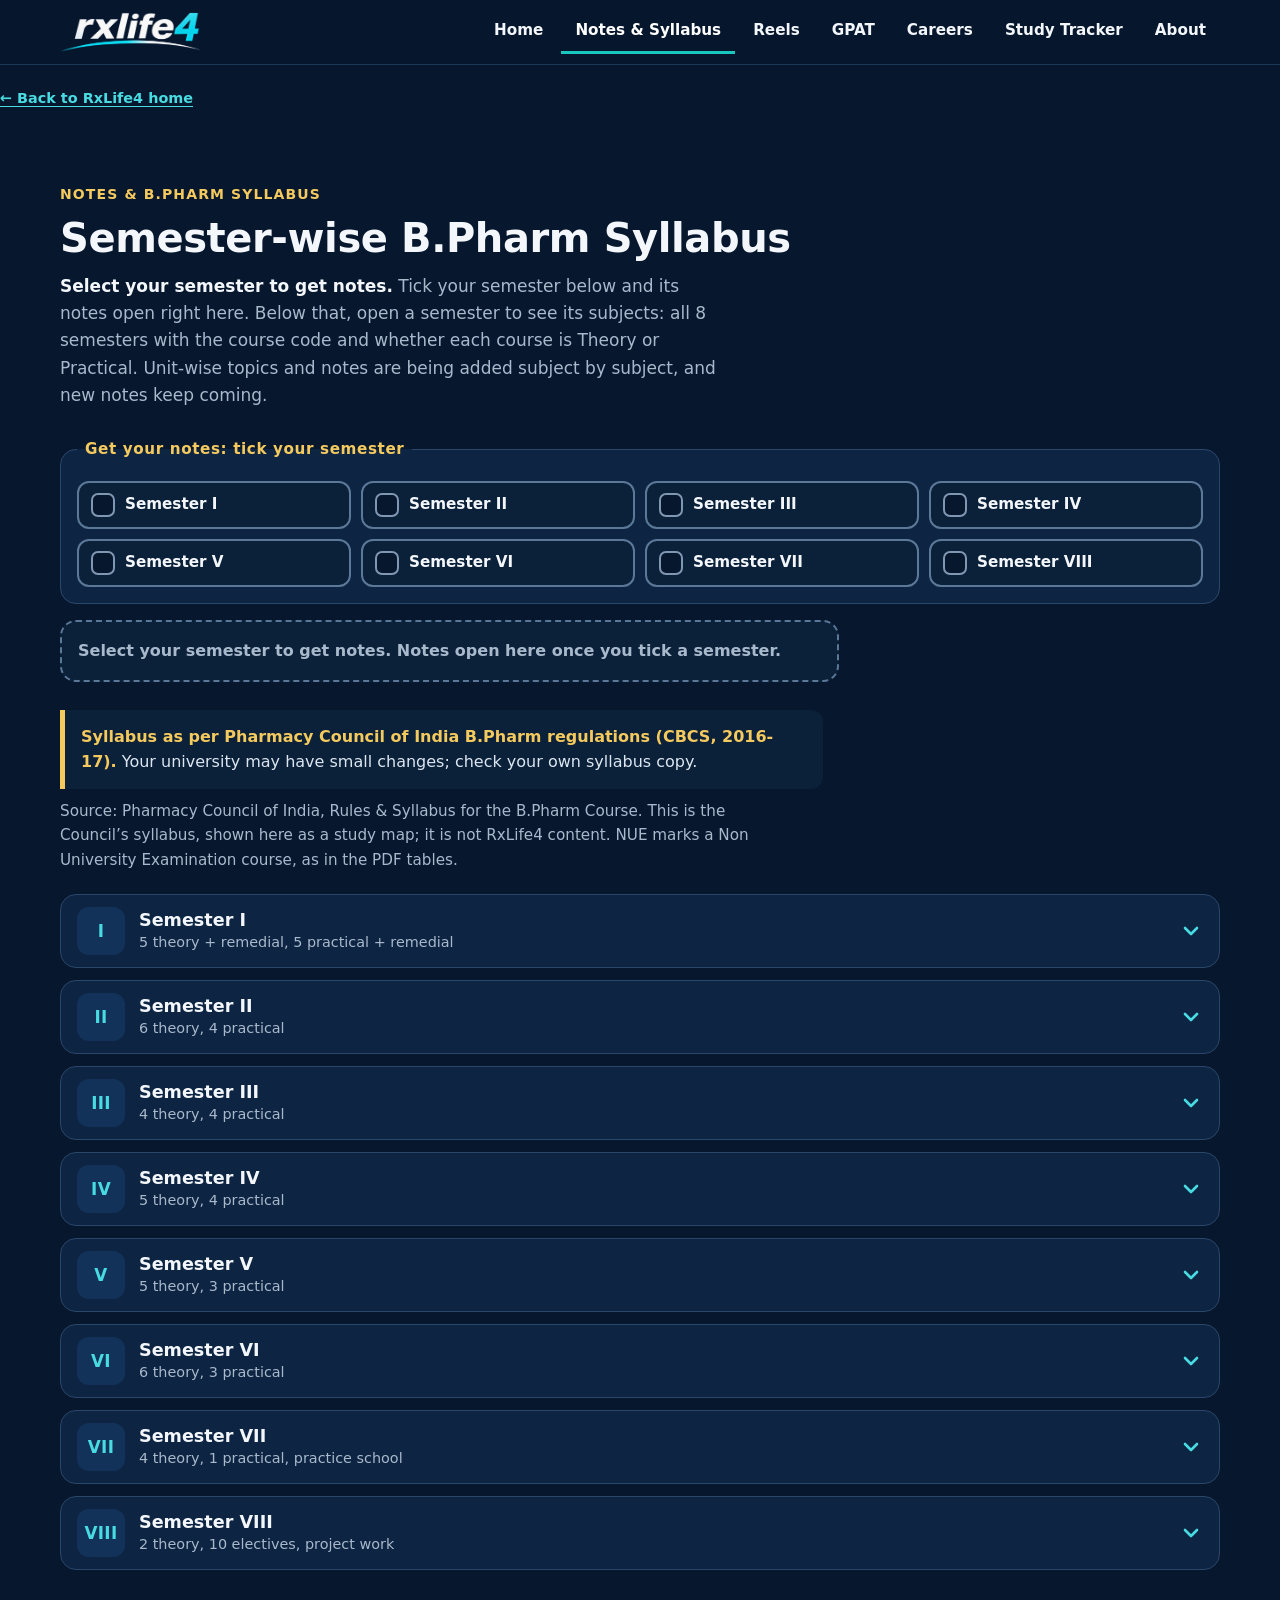
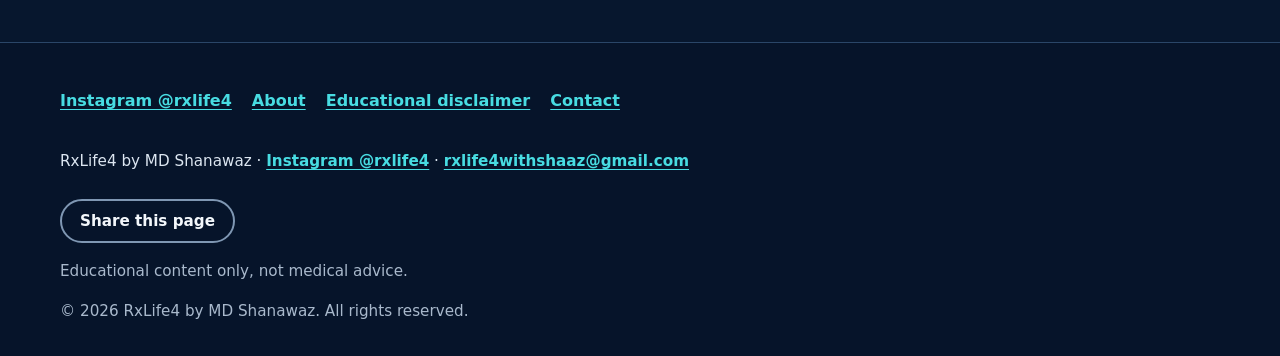
<file: notes.html>
<!DOCTYPE html>
<html lang="en">
<head>
<meta charset="utf-8">
<meta name="viewport" content="width=device-width, initial-scale=1">
<link rel="icon" type="image/webp" href="assets/img/logo.webp">
<meta name="theme-color" content="#07172E">
<title>Notes and Syllabus | RxLife4</title>
<meta name="description" content="Semester-wise B.Pharm notes PDF as per the RGUHS syllabus: Physical Pharmaceutics I, Pharmaceutical Organic Chemistry II, Pharmaceutical Microbiology, Pharmaceutical Engineering, Industrial Pharmacy I, Medicinal Chemistry II, Pharmacology I and Pharmacology II. Tick your semester to get the notes.">
<link rel="canonical" href="https://rxlife4withshaaz-glitch.github.io/rxlife4/notes.html">
<meta property="og:type" content="website">
<meta property="og:site_name" content="RxLife4">
<meta property="og:url" content="https://rxlife4withshaaz-glitch.github.io/rxlife4/notes.html">
<meta property="og:title" content="Notes and Syllabus | RxLife4">
<meta property="og:description" content="Semester-wise B.Pharm notes and RGUHS syllabus. Tick your semester to get notes.">
<meta property="og:image" content="https://rxlife4withshaaz-glitch.github.io/rxlife4/assets/img/ephedrine-slide-01.webp">
<meta property="og:image:alt" content="RxLife4 note cover: Ephedrine, a mixed-acting drug">
<meta name="twitter:card" content="summary_large_image">
<meta name="twitter:title" content="Notes and Syllabus | RxLife4">
<meta name="twitter:description" content="Semester-wise B.Pharm notes and RGUHS syllabus on RxLife4.">
<meta name="twitter:image" content="https://rxlife4withshaaz-glitch.github.io/rxlife4/assets/img/ephedrine-slide-01.webp">
<link rel="stylesheet" href="style.css?v=20261127a">
</head>
<body>
<a class="skip" href="#main">Skip to content</a>

<header class="top" id="top">
  <div class="wrap bar">
    <a class="logo" href="index.html" aria-label="RxLife4 home"><img src="assets/img/logo-hd.webp" alt="RxLife4" width="141" height="40"></a>
    <button class="menubtn" id="menubtn" aria-expanded="false" aria-controls="menu">
      <svg viewBox="0 0 24 24" fill="none" stroke="currentColor" stroke-width="2.4" stroke-linecap="round" aria-hidden="true"><path d="M4 7h16M4 12h16M4 17h16"/></svg><span id="menulbl">Menu</span>
    </button>
    <nav id="menu" aria-label="Main">
      <ul>
        <li><a href="index.html#home">Home</a></li>
        <li><a href="#syllabus" data-nav aria-current="page">Notes &amp; Syllabus</a></li>
        <li><a href="index.html#reels">Reels</a></li>
        <li><a href="index.html#gpat">GPAT</a></li>
        <li><a href="index.html#careers">Careers</a></li>
        <li><a href="studytracker.html">Study Tracker</a></li>
        <li><a href="index.html#about">About</a></li>
      </ul>
    </nav>
  </div>
</header>

<main id="main">
<p class="backrow" style="margin:18px 0 0"><a class="inl" href="index.html">&larr; Back to RxLife4 home</a></p>

<section class="sec" id="syllabus" aria-labelledby="h-syl" tabindex="-1">
  <div class="wrap">
    <div class="head">
      <span class="eyebrow">Notes &amp; B.Pharm syllabus</span>
      <h2 id="h-syl">Semester-wise B.Pharm Syllabus</h2>
      <p class="lead"><b style="color:#F3F7FB">Select your semester to get notes.</b> Tick your semester below and its notes open right here. Below that, open a semester to see its subjects: all 8 semesters with the course code and whether each course is Theory or Practical. Unit-wise topics and notes are being added subject by subject, and new notes keep coming.</p>
    </div>
    <div class="semgate" id="semgate">
      <fieldset class="sempick">
        <legend>Get your notes: tick your semester</legend>
        <div class="picks">
        <label class="pick"><input type="radio" name="semsel" value="I"><span class="pk"><i class="bx"><svg viewBox="0 0 24 24" fill="none" stroke="currentColor" stroke-width="3" stroke-linecap="round" stroke-linejoin="round" aria-hidden="true"><path d="m5 12.5 4.5 4.5L19 7.5"/></svg></i>Semester I</span></label>
        <label class="pick"><input type="radio" name="semsel" value="II"><span class="pk"><i class="bx"><svg viewBox="0 0 24 24" fill="none" stroke="currentColor" stroke-width="3" stroke-linecap="round" stroke-linejoin="round" aria-hidden="true"><path d="m5 12.5 4.5 4.5L19 7.5"/></svg></i>Semester II</span></label>
        <label class="pick"><input type="radio" name="semsel" value="III"><span class="pk"><i class="bx"><svg viewBox="0 0 24 24" fill="none" stroke="currentColor" stroke-width="3" stroke-linecap="round" stroke-linejoin="round" aria-hidden="true"><path d="m5 12.5 4.5 4.5L19 7.5"/></svg></i>Semester III</span></label>
        <label class="pick"><input type="radio" name="semsel" value="IV"><span class="pk"><i class="bx"><svg viewBox="0 0 24 24" fill="none" stroke="currentColor" stroke-width="3" stroke-linecap="round" stroke-linejoin="round" aria-hidden="true"><path d="m5 12.5 4.5 4.5L19 7.5"/></svg></i>Semester IV</span></label>
        <label class="pick"><input type="radio" name="semsel" value="V"><span class="pk"><i class="bx"><svg viewBox="0 0 24 24" fill="none" stroke="currentColor" stroke-width="3" stroke-linecap="round" stroke-linejoin="round" aria-hidden="true"><path d="m5 12.5 4.5 4.5L19 7.5"/></svg></i>Semester V</span></label>
        <label class="pick"><input type="radio" name="semsel" value="VI"><span class="pk"><i class="bx"><svg viewBox="0 0 24 24" fill="none" stroke="currentColor" stroke-width="3" stroke-linecap="round" stroke-linejoin="round" aria-hidden="true"><path d="m5 12.5 4.5 4.5L19 7.5"/></svg></i>Semester VI</span></label>
        <label class="pick"><input type="radio" name="semsel" value="VII"><span class="pk"><i class="bx"><svg viewBox="0 0 24 24" fill="none" stroke="currentColor" stroke-width="3" stroke-linecap="round" stroke-linejoin="round" aria-hidden="true"><path d="m5 12.5 4.5 4.5L19 7.5"/></svg></i>Semester VII</span></label>
        <label class="pick"><input type="radio" name="semsel" value="VIII"><span class="pk"><i class="bx"><svg viewBox="0 0 24 24" fill="none" stroke="currentColor" stroke-width="3" stroke-linecap="round" stroke-linejoin="round" aria-hidden="true"><path d="m5 12.5 4.5 4.5L19 7.5"/></svg></i>Semester VIII</span></label>
        </div>
      </fieldset>
      <div class="notespanel" id="notespanel" tabindex="-1" aria-live="polite">
        <p class="nhint" id="nhint">Select your semester to get notes. Notes open here once you tick a semester.</p>
        <div id="npbody" hidden>
          <div class="nphead"><h3 id="nptitle">Semester notes</h3><button class="btn btn-s btn-sm" type="button" id="npclose">Hide notes</button></div>
          <p class="nhint">These notes are made for revision. All the important topics are in one place, so last-minute study before exams becomes easy.</p>
<div class="nlist" id="notes-III" data-sem="III" hidden>
      <article class="res" id="item-poc2-u1" data-subject="BP301T" data-types="Short notes" data-kw="pharmaceutical organic chemistry ii bp301t semester iii b.pharm unit 1 unit i benzene aromaticity huckel rule electrophilic aromatic substitution substituent effects orientation ddt bhc saccharin chloramine">
        <div class="cover" role="img" aria-label="Unit 1 cover" style="display:grid;place-items:center;background:linear-gradient(160deg,#0E2B4A,#07172E);color:var(--cyan);font-weight:800;font-size:2.4rem;letter-spacing:.04em;min-height:120px">Unit 1</div>
        <div class="body">
          <div class="badges"><span class="chip">Pharmaceutical Organic Chemistry II &middot; BP301T</span><span class="chip">Semester III</span><span class="chip">Notes PDF</span><span class="chip">124 pages</span></div>
          <h3>Pharmaceutical Organic Chemistry II, Unit 1: Benzene and its derivatives</h3>
          <p><b>What you will learn:</b> Benzene and its derivatives, with reactions, mechanisms, tables and exam points as per the RGUHS syllabus.</p>
          <dl class="facts">
            <div><dt>Topics:</dt><dd>Benzene and aromaticity, electrophilic aromatic substitution, substituent effects on reactivity and orientation, and the structure and uses of DDT, BHC, saccharin and chloramine</dd></div>
            <div><dt>Format:</dt><dd>PDF notes, 124 pages</dd></div>
            <div><dt>Syllabus:</dt><dd>BP301T Pharmaceutical Organic Chemistry II, Unit 1 (<a href="#sem-III" data-nav data-sem="III">see syllabus</a>)</dd></div>
          </dl>
          <div class="acts">
            <a class="btn btn-p btn-sm" href="assets/pdf/RxLife4-POC-II-Unit-1.pdf" title="B.Pharm 3rd Semester Pharmaceutical Organic Chemistry II Unit 1 Notes PDF (BP301T)" target="_blank" rel="noopener">Open PDF</a>
            <a class="btn btn-s btn-sm" href="assets/pdf/RxLife4-POC-II-Unit-1.pdf" title="B.Pharm 3rd Semester Pharmaceutical Organic Chemistry II Unit 1 Notes PDF (BP301T)" download>Download PDF</a>
          </div>
        </div>
      </article>
      <article class="res" id="item-poc2-u2" data-subject="BP301T" data-types="Short notes" data-kw="pharmaceutical organic chemistry ii bp301t semester iii b.pharm unit 2 unit ii phenols acidity qualitative tests cresol resorcinol naphthol aromatic amines basicity diazotisation diazonium coupling aromatic acids benzoic acid">
        <div class="cover" role="img" aria-label="Unit 2 cover" style="display:grid;place-items:center;background:linear-gradient(160deg,#0E2B4A,#07172E);color:var(--cyan);font-weight:800;font-size:2.4rem;letter-spacing:.04em;min-height:120px">Unit 2</div>
        <div class="body">
          <div class="badges"><span class="chip">Pharmaceutical Organic Chemistry II &middot; BP301T</span><span class="chip">Semester III</span><span class="chip">Notes PDF</span><span class="chip">104 pages</span></div>
          <h3>Pharmaceutical Organic Chemistry II, Unit 2: Phenols, aromatic amines and aromatic acids</h3>
          <p><b>What you will learn:</b> Phenols, aromatic amines and aromatic acids, with reactions, mechanisms, tables and exam points as per the RGUHS syllabus.</p>
          <dl class="facts">
            <div><dt>Topics:</dt><dd>Phenols (acidity, substituent effects, qualitative tests, phenol, cresols, resorcinol, naphthols), aromatic amines (basicity, diazotisation, coupling) and aromatic acids (benzoic acid)</dd></div>
            <div><dt>Format:</dt><dd>PDF notes, 104 pages</dd></div>
            <div><dt>Syllabus:</dt><dd>BP301T Pharmaceutical Organic Chemistry II, Unit 2 (<a href="#sem-III" data-nav data-sem="III">see syllabus</a>)</dd></div>
          </dl>
          <div class="acts">
            <a class="btn btn-p btn-sm" href="assets/pdf/RxLife4-POC-II-Unit-2.pdf" title="B.Pharm 3rd Semester Pharmaceutical Organic Chemistry II Unit 2 Notes PDF (BP301T)" target="_blank" rel="noopener">Open PDF</a>
            <a class="btn btn-s btn-sm" href="assets/pdf/RxLife4-POC-II-Unit-2.pdf" title="B.Pharm 3rd Semester Pharmaceutical Organic Chemistry II Unit 2 Notes PDF (BP301T)" download>Download PDF</a>
          </div>
        </div>
      </article>
      <article class="res" id="item-poc2-u3" data-subject="BP301T" data-types="Short notes" data-kw="pharmaceutical organic chemistry ii bp301t semester iii b.pharm unit 3 unit iii fats oils fatty acids hydrolysis hydrogenation saponification soap rancidity drying oils acid value saponification value ester value iodine value acetyl value rm value">
        <div class="cover" role="img" aria-label="Unit 3 cover" style="display:grid;place-items:center;background:linear-gradient(160deg,#0E2B4A,#07172E);color:var(--cyan);font-weight:800;font-size:2.4rem;letter-spacing:.04em;min-height:120px">Unit 3</div>
        <div class="body">
          <div class="badges"><span class="chip">Pharmaceutical Organic Chemistry II &middot; BP301T</span><span class="chip">Semester III</span><span class="chip">Notes PDF</span><span class="chip">106 pages</span></div>
          <h3>Pharmaceutical Organic Chemistry II, Unit 3: Fats and oils</h3>
          <p><b>What you will learn:</b> Fats and oils, with reactions, mechanisms, tables and exam points as per the RGUHS syllabus.</p>
          <dl class="facts">
            <div><dt>Topics:</dt><dd>Fatty acids, hydrolysis, hydrogenation, saponification and soap, rancidity, drying oils, and the analytical constants (acid, saponification, ester, iodine, acetyl and RM values)</dd></div>
            <div><dt>Format:</dt><dd>PDF notes, 106 pages</dd></div>
            <div><dt>Syllabus:</dt><dd>BP301T Pharmaceutical Organic Chemistry II, Unit 3 (<a href="#sem-III" data-nav data-sem="III">see syllabus</a>)</dd></div>
          </dl>
          <div class="acts">
            <a class="btn btn-p btn-sm" href="assets/pdf/RxLife4-POC-II-Unit-3.pdf" title="B.Pharm 3rd Semester Pharmaceutical Organic Chemistry II Unit 3 Notes PDF (BP301T)" target="_blank" rel="noopener">Open PDF</a>
            <a class="btn btn-s btn-sm" href="assets/pdf/RxLife4-POC-II-Unit-3.pdf" title="B.Pharm 3rd Semester Pharmaceutical Organic Chemistry II Unit 3 Notes PDF (BP301T)" download>Download PDF</a>
          </div>
        </div>
      </article>
      <article class="res" id="item-poc2-u4" data-subject="BP301T" data-types="Short notes" data-kw="pharmaceutical organic chemistry ii bp301t semester iii b.pharm unit 4 unit iv polynuclear hydrocarbons naphthalene anthracene anthraquinone phenanthrene diphenylmethane triphenylmethane medicinal uses">
        <div class="cover" role="img" aria-label="Unit 4 cover" style="display:grid;place-items:center;background:linear-gradient(160deg,#0E2B4A,#07172E);color:var(--cyan);font-weight:800;font-size:2.4rem;letter-spacing:.04em;min-height:120px">Unit 4</div>
        <div class="body">
          <div class="badges"><span class="chip">Pharmaceutical Organic Chemistry II &middot; BP301T</span><span class="chip">Semester III</span><span class="chip">Notes PDF</span><span class="chip">105 pages</span></div>
          <h3>Pharmaceutical Organic Chemistry II, Unit 4: Polynuclear hydrocarbons</h3>
          <p><b>What you will learn:</b> Polynuclear hydrocarbons, with reactions, mechanisms, tables and exam points as per the RGUHS syllabus.</p>
          <dl class="facts">
            <div><dt>Topics:</dt><dd>Definition and classification, naphthalene and its derivatives, anthracene and anthraquinone, phenanthrene, diphenylmethane and triphenylmethane, with their medicinal uses</dd></div>
            <div><dt>Format:</dt><dd>PDF notes, 105 pages</dd></div>
            <div><dt>Syllabus:</dt><dd>BP301T Pharmaceutical Organic Chemistry II, Unit 4 (<a href="#sem-III" data-nav data-sem="III">see syllabus</a>)</dd></div>
          </dl>
          <div class="acts">
            <a class="btn btn-p btn-sm" href="assets/pdf/RxLife4-POC-II-Unit-4.pdf" title="B.Pharm 3rd Semester Pharmaceutical Organic Chemistry II Unit 4 Notes PDF (BP301T)" target="_blank" rel="noopener">Open PDF</a>
            <a class="btn btn-s btn-sm" href="assets/pdf/RxLife4-POC-II-Unit-4.pdf" title="B.Pharm 3rd Semester Pharmaceutical Organic Chemistry II Unit 4 Notes PDF (BP301T)" download>Download PDF</a>
          </div>
        </div>
      </article>
      <article class="res" id="item-poc2-u5" data-subject="BP301T" data-types="Short notes" data-kw="pharmaceutical organic chemistry ii bp301t semester iii b.pharm unit 5 unit v cycloalkanes nomenclature angle strain baeyer strain theory coulson moffitt sachse mohr preparation cyclopropane cyclobutane reactions">
        <div class="cover" role="img" aria-label="Unit 5 cover" style="display:grid;place-items:center;background:linear-gradient(160deg,#0E2B4A,#07172E);color:var(--cyan);font-weight:800;font-size:2.4rem;letter-spacing:.04em;min-height:120px">Unit 5</div>
        <div class="body">
          <div class="badges"><span class="chip">Pharmaceutical Organic Chemistry II &middot; BP301T</span><span class="chip">Semester III</span><span class="chip">Notes PDF</span><span class="chip">57 pages</span></div>
          <h3>Pharmaceutical Organic Chemistry II, Unit 5: Cycloalkanes: strain theories, preparation and reactions</h3>
          <p><b>What you will learn:</b> Cycloalkanes: strain theories, preparation and reactions, with reactions, mechanisms, tables and exam points as per the RGUHS syllabus.</p>
          <dl class="facts">
            <div><dt>Topics:</dt><dd>Definition and nomenclature, angle strain, methods of preparation, Baeyer strain theory, Coulson and Moffitt modification, Sachse-Mohr theory and the reactions of cyclopropane and cyclobutane</dd></div>
            <div><dt>Format:</dt><dd>PDF notes, 57 pages</dd></div>
            <div><dt>Syllabus:</dt><dd>BP301T Pharmaceutical Organic Chemistry II, Unit 5 (<a href="#sem-III" data-nav data-sem="III">see syllabus</a>)</dd></div>
          </dl>
          <div class="acts">
            <a class="btn btn-p btn-sm" href="assets/pdf/RxLife4-POC-II-Unit-5.pdf" title="B.Pharm 3rd Semester Pharmaceutical Organic Chemistry II Unit 5 Notes PDF (BP301T)" target="_blank" rel="noopener">Open PDF</a>
            <a class="btn btn-s btn-sm" href="assets/pdf/RxLife4-POC-II-Unit-5.pdf" title="B.Pharm 3rd Semester Pharmaceutical Organic Chemistry II Unit 5 Notes PDF (BP301T)" download>Download PDF</a>
          </div>
        </div>
      </article>
      <article class="res" id="item-pp1-u1" data-subject="BP302T" data-types="Short notes" data-kw="physical pharmaceutics i bp302t semester iii b.pharm unit 1 unit i solubility of drugs solubility expressions usp terms solute solvent dissolution drug release diffusion raoult law real solutions azeotropes partially miscible liquids cst distribution law">
        <div class="cover" role="img" aria-label="Unit 1 cover" style="display:grid;place-items:center;background:linear-gradient(160deg,#0E2B4A,#07172E);color:var(--cyan);font-weight:800;font-size:2.4rem;letter-spacing:.04em;min-height:120px">Unit 1</div>
        <div class="body">
          <div class="badges"><span class="chip">Physical Pharmaceutics I &middot; BP302T</span><span class="chip">Semester III</span><span class="chip">Notes PDF</span><span class="chip">91 pages</span></div>
          <h3>Physical Pharmaceutics I, Unit 1: Solubility of drugs</h3>
          <p><b>What you will learn:</b> Solubility of drugs, covering solubility expressions, solute-solvent mechanisms, dissolution and drug release, diffusion, Raoult law, real solutions, azeotropes and the distribution law. With PYQ tags from RGUHS exams.</p>
          <dl class="facts">
            <div><dt>Topics:</dt><dd>Solubility expressions and USP terms, solute-solvent mechanisms, dissolution and drug release, diffusion, factors that change solubility, solubility of liquids and gases, Raoult law, real solutions, azeotropes, partially miscible liquids with CST, and the distribution law</dd></div>
            <div><dt>Format:</dt><dd>PDF notes, 91 pages</dd></div>
            <div><dt>Syllabus:</dt><dd>BP302T Physical Pharmaceutics I, Unit 1 (<a href="#sem-III" data-nav data-sem="III">see syllabus</a>)</dd></div>
          </dl>
          <div class="acts">
            <a class="btn btn-p btn-sm" href="assets/pdf/RxLife4-Physical-Pharmaceutics-I-Unit-1.pdf" title="B.Pharm 3rd Semester Physical Pharmaceutics I Unit 1 Notes PDF (BP302T)" target="_blank" rel="noopener">Open PDF</a>
            <a class="btn btn-s btn-sm" href="assets/pdf/RxLife4-Physical-Pharmaceutics-I-Unit-1.pdf" title="B.Pharm 3rd Semester Physical Pharmaceutics I Unit 1 Notes PDF (BP302T)" download>Download PDF</a>
          </div>
        </div>
      </article>
      <article class="res" id="item-pp1-u2" data-subject="BP302T" data-types="Short notes" data-kw="physical pharmaceutics i bp302t semester iii b.pharm unit 2 unit ii states of matter physicochemical properties drug molecules change of state latent heat vapour pressure sublimation critical point eutectic mixtures aerosols inhalers relative humidity liquid crystals polymorphism refractive index optical rotation dielectric constant dipole moment dissociation constant">
        <div class="cover" role="img" aria-label="Unit 2 cover" style="display:grid;place-items:center;background:linear-gradient(160deg,#0E2B4A,#07172E);color:var(--cyan);font-weight:800;font-size:2.4rem;letter-spacing:.04em;min-height:120px">Unit 2</div>
        <div class="body">
          <div class="badges"><span class="chip">Physical Pharmaceutics I &middot; BP302T</span><span class="chip">Semester III</span><span class="chip">Notes PDF</span><span class="chip">77 pages</span></div>
          <h3>Physical Pharmaceutics I, Unit 2: States of matter and physicochemical properties of drug molecules</h3>
          <p><b>What you will learn:</b> States of matter and physicochemical properties of drug molecules, covering change of state, vapour pressure, eutectics, aerosols and inhalers, liquid crystals, polymorphism and the physicochemical properties of drugs. With PYQ tags from RGUHS exams.</p>
          <dl class="facts">
            <div><dt>Topics:</dt><dd>Change of state, latent heat, vapour pressure, sublimation, critical point, eutectic mixtures, gases, aerosols and inhalers, relative humidity, liquid complexes, liquid crystals, solid state and polymorphism, refractive index, optical rotation, dielectric constant, dipole moment and dissociation constant</dd></div>
            <div><dt>Format:</dt><dd>PDF notes, 77 pages</dd></div>
            <div><dt>Syllabus:</dt><dd>BP302T Physical Pharmaceutics I, Unit 2 (<a href="#sem-III" data-nav data-sem="III">see syllabus</a>)</dd></div>
          </dl>
          <div class="acts">
            <a class="btn btn-p btn-sm" href="assets/pdf/RxLife4-Physical-Pharmaceutics-I-Unit-2.pdf" title="B.Pharm 3rd Semester Physical Pharmaceutics I Unit 2 Notes PDF (BP302T)" target="_blank" rel="noopener">Open PDF</a>
            <a class="btn btn-s btn-sm" href="assets/pdf/RxLife4-Physical-Pharmaceutics-I-Unit-2.pdf" title="B.Pharm 3rd Semester Physical Pharmaceutics I Unit 2 Notes PDF (BP302T)" download>Download PDF</a>
          </div>
        </div>
      </article>
      <article class="res" id="item-pp1-u3" data-subject="BP302T" data-types="Short notes" data-kw="physical pharmaceutics i bp302t semester iii b.pharm unit 3 unit iii surface interfacial phenomena surface tension interfacial tension contact angle spreading coefficient surface active agents hlb solubilisation detergency adsorption liquid solid interfaces">
        <div class="cover" role="img" aria-label="Unit 3 cover" style="display:grid;place-items:center;background:linear-gradient(160deg,#0E2B4A,#07172E);color:var(--cyan);font-weight:800;font-size:2.4rem;letter-spacing:.04em;min-height:120px">Unit 3</div>
        <div class="body">
          <div class="badges"><span class="chip">Physical Pharmaceutics I &middot; BP302T</span><span class="chip">Semester III</span><span class="chip">Notes PDF</span><span class="chip">94 pages</span></div>
          <h3>Physical Pharmaceutics I, Unit 3: Surface and interfacial phenomena</h3>
          <p><b>What you will learn:</b> Surface and interfacial phenomena, covering surface and interfacial tension, contact angle, surface active agents, the HLB scale, solubilisation, detergency and adsorption. With PYQ tags from RGUHS exams.</p>
          <dl class="facts">
            <div><dt>Topics:</dt><dd>Surface and interfacial tension and their measurement, spreading coefficient, contact angle, surface active agents, HLB scale, solubilisation, detergency, and adsorption at liquid and solid interfaces</dd></div>
            <div><dt>Format:</dt><dd>PDF notes, 94 pages</dd></div>
            <div><dt>Syllabus:</dt><dd>BP302T Physical Pharmaceutics I, Unit 3 (<a href="#sem-III" data-nav data-sem="III">see syllabus</a>)</dd></div>
          </dl>
          <div class="acts">
            <a class="btn btn-p btn-sm" href="assets/pdf/RxLife4-Physical-Pharmaceutics-I-Unit-3.pdf" title="B.Pharm 3rd Semester Physical Pharmaceutics I Unit 3 Notes PDF (BP302T)" target="_blank" rel="noopener">Open PDF</a>
            <a class="btn btn-s btn-sm" href="assets/pdf/RxLife4-Physical-Pharmaceutics-I-Unit-3.pdf" title="B.Pharm 3rd Semester Physical Pharmaceutics I Unit 3 Notes PDF (BP302T)" download>Download PDF</a>
          </div>
        </div>
      </article>
      <article class="res" id="item-pp1-u4" data-subject="BP302T" data-types="Short notes" data-kw="physical pharmaceutics i bp302t semester iii b.pharm unit 4 unit iv complexation protein binding classification of complexes chelates applications stability constants complex drug action methods of analysis crystalline structures marketed dosage forms">
        <div class="cover" role="img" aria-label="Unit 4 cover" style="display:grid;place-items:center;background:linear-gradient(160deg,#0E2B4A,#07172E);color:var(--cyan);font-weight:800;font-size:2.4rem;letter-spacing:.04em;min-height:120px">Unit 4</div>
        <div class="body">
          <div class="badges"><span class="chip">Physical Pharmaceutics I &middot; BP302T</span><span class="chip">Semester III</span><span class="chip">Notes PDF</span><span class="chip">66 pages</span></div>
          <h3>Physical Pharmaceutics I, Unit 4: Complexation and protein binding</h3>
          <p><b>What you will learn:</b> Complexation and protein binding, covering classification of complexes, chelates, protein binding, complexation and drug action, stability constants and marketed dosage forms. With PYQ tags from RGUHS exams.</p>
          <dl class="facts">
            <div><dt>Topics:</dt><dd>Complexation: introduction, classification of complexes, applications and chelates, protein binding, complexation and drug action, methods of analysis, crystalline structures and stability constants, named examples, and marketed dosage forms</dd></div>
            <div><dt>Format:</dt><dd>PDF notes, 66 pages</dd></div>
            <div><dt>Syllabus:</dt><dd>BP302T Physical Pharmaceutics I, Unit 4 (<a href="#sem-III" data-nav data-sem="III">see syllabus</a>)</dd></div>
          </dl>
          <div class="acts">
            <a class="btn btn-p btn-sm" href="assets/pdf/RxLife4-Physical-Pharmaceutics-I-Unit-4.pdf" title="B.Pharm 3rd Semester Physical Pharmaceutics I Unit 4 Notes PDF (BP302T)" target="_blank" rel="noopener">Open PDF</a>
            <a class="btn btn-s btn-sm" href="assets/pdf/RxLife4-Physical-Pharmaceutics-I-Unit-4.pdf" title="B.Pharm 3rd Semester Physical Pharmaceutics I Unit 4 Notes PDF (BP302T)" download>Download PDF</a>
          </div>
        </div>
      </article>
      <article class="res" id="item-pp1-u5" data-subject="BP302T" data-types="Short notes" data-kw="physical pharmaceutics i bp302t semester iii b.pharm unit 5 unit v ph buffers isotonic solutions sorensen ph scale ph poh ph determination electrometric calorimetric henderson hasselbalch equation buffer capacity tonicity buffered isotonic pka">
        <div class="cover" role="img" aria-label="Unit 5 cover" style="display:grid;place-items:center;background:linear-gradient(160deg,#0E2B4A,#07172E);color:var(--cyan);font-weight:800;font-size:2.4rem;letter-spacing:.04em;min-height:120px">Unit 5</div>
        <div class="body">
          <div class="badges"><span class="chip">Physical Pharmaceutics I &middot; BP302T</span><span class="chip">Semester III</span><span class="chip">Notes PDF</span><span class="chip">74 pages</span></div>
          <h3>Physical Pharmaceutics I, Unit 5: pH, buffers and isotonic solutions</h3>
          <p><b>What you will learn:</b> pH, buffers and isotonic solutions, covering Sorensen's pH scale, pH determination, buffers, the Henderson-Hasselbalch equation, buffer capacity and tonicity adjustment. With PYQ tags from RGUHS exams.</p>
          <dl class="facts">
            <div><dt>Topics:</dt><dd>Sorensen's pH scale, pH and pOH, pH determination (electrometric and calorimetric), buffers and their applications, the Henderson-Hasselbalch equation, buffer capacity, and isotonic and buffered isotonic solutions with the methods of adjusting tonicity</dd></div>
            <div><dt>Format:</dt><dd>PDF notes, 74 pages</dd></div>
            <div><dt>Syllabus:</dt><dd>BP302T Physical Pharmaceutics I, Unit 5 (<a href="#sem-III" data-nav data-sem="III">see syllabus</a>)</dd></div>
          </dl>
          <div class="acts">
            <a class="btn btn-p btn-sm" href="assets/pdf/RxLife4-Physical-Pharmaceutics-I-Unit-5.pdf" title="B.Pharm 3rd Semester Physical Pharmaceutics I Unit 5 Notes PDF (BP302T)" target="_blank" rel="noopener">Open PDF</a>
            <a class="btn btn-s btn-sm" href="assets/pdf/RxLife4-Physical-Pharmaceutics-I-Unit-5.pdf" title="B.Pharm 3rd Semester Physical Pharmaceutics I Unit 5 Notes PDF (BP302T)" download>Download PDF</a>
          </div>
        </div>
      </article>
      <article class="res" id="item-micro-u1" data-subject="BP303T" data-types="Short notes" data-kw="pharmaceutical microbiology bp303t semester iii b.pharm unit 1 unit i microbiology microscopy bacteriology prokaryotes eukaryotes microscopic techniques electron microscopy bacterial structure morphology culture media growth enumeration pure culture anaerobes">
        <div class="cover" role="img" aria-label="Unit 1 cover" style="display:grid;place-items:center;background:linear-gradient(160deg,#0E2B4A,#07172E);color:var(--cyan);font-weight:800;font-size:2.4rem;letter-spacing:.04em;min-height:120px">Unit 1</div>
        <div class="body">
          <div class="badges"><span class="chip">Pharmaceutical Microbiology &middot; BP303T</span><span class="chip">Semester III</span><span class="chip">Notes PDF</span><span class="chip">122 pages</span></div>
          <h3>Pharmaceutical Microbiology, Unit 1: Introduction to microbiology, microscopy and bacteriology</h3>
          <p><b>What you will learn:</b> Introduction to microbiology, microscopy and bacteriology, with principles, procedures, comparison tables, flowcharts and exam points as per the RGUHS syllabus.</p>
          <dl class="facts">
            <div><dt>Topics:</dt><dd>Important contributors to microbiology, prokaryotes and eukaryotes, microscopic techniques and electron microscopy, bacterial structure and morphological classification, nutrition, culture media, growth, cultivation and enumeration, isolation and preservation of pure cultures, and cultivation of anaerobes</dd></div>
            <div><dt>Format:</dt><dd>PDF notes, 122 pages</dd></div>
            <div><dt>Syllabus:</dt><dd>BP303T Pharmaceutical Microbiology, Unit 1 (<a href="#sem-III" data-nav data-sem="III">see syllabus</a>)</dd></div>
          </dl>
          <div class="acts">
            <a class="btn btn-p btn-sm" href="assets/pdf/RxLife4-Microbiology-Unit-1.pdf" title="B.Pharm 3rd Semester Pharmaceutical Microbiology Unit 1 Notes PDF (BP303T)" target="_blank" rel="noopener">Open PDF</a>
            <a class="btn btn-s btn-sm" href="assets/pdf/RxLife4-Microbiology-Unit-1.pdf" title="B.Pharm 3rd Semester Pharmaceutical Microbiology Unit 1 Notes PDF (BP303T)" download>Download PDF</a>
          </div>
        </div>
      </article>
      <article class="res" id="item-micro-u2" data-subject="BP303T" data-types="Short notes" data-kw="pharmaceutical microbiology bp303t semester iii b.pharm unit 2 unit ii identification of bacteria staining imvic tests sterilization thermal radiation gaseous ethylene oxide filtration validation indicators d value z value thermal death time">
        <div class="cover" role="img" aria-label="Unit 2 cover" style="display:grid;place-items:center;background:linear-gradient(160deg,#0E2B4A,#07172E);color:var(--cyan);font-weight:800;font-size:2.4rem;letter-spacing:.04em;min-height:120px">Unit 2</div>
        <div class="body">
          <div class="badges"><span class="chip">Pharmaceutical Microbiology &middot; BP303T</span><span class="chip">Semester III</span><span class="chip">Notes PDF</span><span class="chip">130 pages</span></div>
          <h3>Pharmaceutical Microbiology, Unit 2: Identification of bacteria and sterilization</h3>
          <p><b>What you will learn:</b> Identification of bacteria and sterilization, with principles, procedures, comparison tables, flowcharts and exam points as per the RGUHS syllabus.</p>
          <dl class="facts">
            <div><dt>Topics:</dt><dd>Identification of bacteria by staining and IMViC tests, sterilization by thermal, radiation, gaseous (ethylene oxide) and filtration methods, validation of sterilization and indicators, large-scale sterilizers, and D value, Z value and thermal death time</dd></div>
            <div><dt>Format:</dt><dd>PDF notes, 130 pages</dd></div>
            <div><dt>Syllabus:</dt><dd>BP303T Pharmaceutical Microbiology, Unit 2 (<a href="#sem-III" data-nav data-sem="III">see syllabus</a>)</dd></div>
          </dl>
          <div class="acts">
            <a class="btn btn-p btn-sm" href="assets/pdf/RxLife4-Microbiology-Unit-2.pdf" title="B.Pharm 3rd Semester Pharmaceutical Microbiology Unit 2 Notes PDF (BP303T)" target="_blank" rel="noopener">Open PDF</a>
            <a class="btn btn-s btn-sm" href="assets/pdf/RxLife4-Microbiology-Unit-2.pdf" title="B.Pharm 3rd Semester Pharmaceutical Microbiology Unit 2 Notes PDF (BP303T)" download>Download PDF</a>
          </div>
        </div>
      </article>
      <article class="res" id="item-micro-u3" data-subject="BP303T" data-types="Short notes" data-kw="pharmaceutical microbiology bp303t semester iii b.pharm unit 3 unit iii fungi virus morphology classification replication cultivation disinfectants phenols halogens metallic salts aldehydes bacteriostatic bactericidal antiseptics evaluation">
        <div class="cover" role="img" aria-label="Unit 3 cover" style="display:grid;place-items:center;background:linear-gradient(160deg,#0E2B4A,#07172E);color:var(--cyan);font-weight:800;font-size:2.4rem;letter-spacing:.04em;min-height:120px">Unit 3</div>
        <div class="body">
          <div class="badges"><span class="chip">Pharmaceutical Microbiology &middot; BP303T</span><span class="chip">Semester III</span><span class="chip">Notes PDF</span><span class="chip">125 pages</span></div>
          <h3>Pharmaceutical Microbiology, Unit 3: Fungi, virus and disinfectants</h3>
          <p><b>What you will learn:</b> Fungi, virus and disinfectants, with principles, procedures, comparison tables, flowcharts and exam points as per the RGUHS syllabus.</p>
          <dl class="facts">
            <div><dt>Topics:</dt><dd>Morphology, classification, replication and cultivation of fungi and viruses, factors affecting disinfectants, mode of action and uses of phenols, halogens, metallic salts and aldehydes, and evaluation of bacteriostatic and bactericidal activity and antiseptics</dd></div>
            <div><dt>Format:</dt><dd>PDF notes, 125 pages</dd></div>
            <div><dt>Syllabus:</dt><dd>BP303T Pharmaceutical Microbiology, Unit 3 (<a href="#sem-III" data-nav data-sem="III">see syllabus</a>)</dd></div>
          </dl>
          <div class="acts">
            <a class="btn btn-p btn-sm" href="assets/pdf/RxLife4-Microbiology-Unit-3.pdf" title="B.Pharm 3rd Semester Pharmaceutical Microbiology Unit 3 Notes PDF (BP303T)" target="_blank" rel="noopener">Open PDF</a>
            <a class="btn btn-s btn-sm" href="assets/pdf/RxLife4-Microbiology-Unit-3.pdf" title="B.Pharm 3rd Semester Pharmaceutical Microbiology Unit 3 Notes PDF (BP303T)" download>Download PDF</a>
          </div>
        </div>
      </article>
      <article class="res" id="item-micro-u4" data-subject="BP303T" data-types="Short notes" data-kw="pharmaceutical microbiology bp303t semester iii b.pharm unit 4 unit iv aseptic area sterility testing laminar air flow contamination microbiological assay antibiotics streptomycin cyanocobalamin new antibiotic evaluation">
        <div class="cover" role="img" aria-label="Unit 4 cover" style="display:grid;place-items:center;background:linear-gradient(160deg,#0E2B4A,#07172E);color:var(--cyan);font-weight:800;font-size:2.4rem;letter-spacing:.04em;min-height:120px">Unit 4</div>
        <div class="body">
          <div class="badges"><span class="chip">Pharmaceutical Microbiology &middot; BP303T</span><span class="chip">Semester III</span><span class="chip">Notes PDF</span><span class="chip">97 pages</span></div>
          <h3>Pharmaceutical Microbiology, Unit 4: Aseptic area, sterility and microbiological assay</h3>
          <p><b>What you will learn:</b> Aseptic area, sterility and microbiological assay, with principles, procedures, comparison tables, flowcharts and exam points as per the RGUHS syllabus.</p>
          <dl class="facts">
            <div><dt>Topics:</dt><dd>Sources of contamination and their prevention, design of the aseptic area with laminar air flow, sterility testing of pharmaceutical products, microbiological assay of antibiotics (streptomycin, cyanocobalamin) and evaluation of a new antibiotic</dd></div>
            <div><dt>Format:</dt><dd>PDF notes, 97 pages</dd></div>
            <div><dt>Syllabus:</dt><dd>BP303T Pharmaceutical Microbiology, Unit 4 (<a href="#sem-III" data-nav data-sem="III">see syllabus</a>)</dd></div>
          </dl>
          <div class="acts">
            <a class="btn btn-p btn-sm" href="assets/pdf/RxLife4-Microbiology-Unit-4.pdf" title="B.Pharm 3rd Semester Pharmaceutical Microbiology Unit 4 Notes PDF (BP303T)" target="_blank" rel="noopener">Open PDF</a>
            <a class="btn btn-s btn-sm" href="assets/pdf/RxLife4-Microbiology-Unit-4.pdf" title="B.Pharm 3rd Semester Pharmaceutical Microbiology Unit 4 Notes PDF (BP303T)" download>Download PDF</a>
          </div>
        </div>
      </article>
      <article class="res" id="item-micro-u5" data-subject="BP303T" data-types="Short notes" data-kw="pharmaceutical microbiology bp303t semester iii b.pharm unit 5 unit v microbial spoilage contamination preservatives evaluation cell lines animal cell culture advantages disadvantages applications monoclonal antibodies">
        <div class="cover" role="img" aria-label="Unit 5 cover" style="display:grid;place-items:center;background:linear-gradient(160deg,#0E2B4A,#07172E);color:var(--cyan);font-weight:800;font-size:2.4rem;letter-spacing:.04em;min-height:120px">Unit 5</div>
        <div class="body">
          <div class="badges"><span class="chip">Pharmaceutical Microbiology &middot; BP303T</span><span class="chip">Semester III</span><span class="chip">Notes PDF</span><span class="chip">70 pages</span></div>
          <h3>Pharmaceutical Microbiology, Unit 5: Microbial spoilage and cell culture</h3>
          <p><b>What you will learn:</b> Microbial spoilage and cell culture, with principles, procedures, comparison tables, flowcharts and exam points as per the RGUHS syllabus.</p>
          <dl class="facts">
            <div><dt>Topics:</dt><dd>Types, sources and assessment of microbial spoilage, antimicrobial preservatives and their evaluation, types of cell lines and animal cell culture procedure, advantages, disadvantages and applications, and monoclonal antibodies</dd></div>
            <div><dt>Format:</dt><dd>PDF notes, 70 pages</dd></div>
            <div><dt>Syllabus:</dt><dd>BP303T Pharmaceutical Microbiology, Unit 5 (<a href="#sem-III" data-nav data-sem="III">see syllabus</a>)</dd></div>
          </dl>
          <div class="acts">
            <a class="btn btn-p btn-sm" href="assets/pdf/RxLife4-Microbiology-Unit-5.pdf" title="B.Pharm 3rd Semester Pharmaceutical Microbiology Unit 5 Notes PDF (BP303T)" target="_blank" rel="noopener">Open PDF</a>
            <a class="btn btn-s btn-sm" href="assets/pdf/RxLife4-Microbiology-Unit-5.pdf" title="B.Pharm 3rd Semester Pharmaceutical Microbiology Unit 5 Notes PDF (BP303T)" download>Download PDF</a>
          </div>
        </div>
      </article>
      <article class="res" id="item-pe-u1" data-subject="BP304T" data-types="Short notes" data-kw="pharmaceutical engineering bp304t semester iii b.pharm unit 1 flow of fluids reynolds number manometer venturimeter orifice pitot tube rotameter pipe losses size reduction ball mill hammer mill fluid energy mill edge runner roller mill cutter mill critical speed sieves sieve number cyclone air separator elutriation bag filter">
        <div class="cover" role="img" aria-label="Unit 1 cover" style="display:grid;place-items:center;background:linear-gradient(160deg,#0E2B4A,#07172E);color:var(--cyan);font-weight:800;font-size:2.4rem;letter-spacing:.04em;min-height:120px">Unit 1</div>
        <div class="body">
          <div class="badges"><span class="chip">Pharmaceutical Engineering &middot; BP304T</span><span class="chip">Semester III</span><span class="chip">Notes PDF</span><span class="chip">35 pages</span></div>
          <h3>Pharmaceutical Engineering, Unit 1: Flow of fluids, size reduction and size separation</h3>
          <p><b>What you will learn:</b> Flow of fluids, size reduction and size separation, with principles, equations, equipment notes and exam points as per the RGUHS syllabus.</p>
          <dl class="facts">
            <div><dt>Topics:</dt><dd>Fluid statics and manometers, Reynolds number, flow measurement (orifice, venturimeter, pitot tube and rotameter), energy losses in pipes, size reduction mills (ball, hammer, fluid energy, edge runner, roller and cutter mills), critical speed of a ball mill, sieves and sieve numbers, cyclone, air separator, elutriation and bag filter</dd></div>
            <div><dt>Format:</dt><dd>PDF notes, 35 pages</dd></div>
            <div><dt>Syllabus:</dt><dd>BP304T Pharmaceutical Engineering, Unit 1 (<a href="#sem-III" data-nav data-sem="III">see syllabus</a>)</dd></div>
          </dl>
          <div class="acts">
            <a class="btn btn-p btn-sm" href="assets/pdf/RxLife4-Pharmaceutical-Engineering-Unit-1.pdf" title="B.Pharm 3rd Semester Pharmaceutical Engineering Unit 1 Notes PDF (BP304T)" target="_blank" rel="noopener">Open PDF</a>
            <a class="btn btn-s btn-sm" href="assets/pdf/RxLife4-Pharmaceutical-Engineering-Unit-1.pdf" title="B.Pharm 3rd Semester Pharmaceutical Engineering Unit 1 Notes PDF (BP304T)" download>Download PDF</a>
          </div>
        </div>
      </article>
      <article class="res" id="item-pe-u2" data-subject="BP304T" data-types="Short notes" data-kw="pharmaceutical engineering bp304t semester iii b.pharm unit 2 heat transfer conduction convection radiation heat exchanger evaporation factors evaporator types multiple effect evaporation distillation simple flash fractional vacuum steam distillation water for injection molecular azeotropic">
        <div class="cover" role="img" aria-label="Unit 2 cover" style="display:grid;place-items:center;background:linear-gradient(160deg,#0E2B4A,#07172E);color:var(--cyan);font-weight:800;font-size:2.4rem;letter-spacing:.04em;min-height:120px">Unit 2</div>
        <div class="body">
          <div class="badges"><span class="chip">Pharmaceutical Engineering &middot; BP304T</span><span class="chip">Semester III</span><span class="chip">Notes PDF</span><span class="chip">38 pages</span></div>
          <h3>Pharmaceutical Engineering, Unit 2: Heat transfer, evaporation and distillation</h3>
          <p><b>What you will learn:</b> Heat transfer, evaporation and distillation, with principles, equipment notes, comparison tables and exam points as per the RGUHS syllabus.</p>
          <dl class="facts">
            <div><dt>Topics:</dt><dd>Modes of heat transfer, conduction through walls, heat exchangers, factors affecting evaporation, types of evaporators and multiple effect evaporation, and distillation (simple, flash, fractional, vacuum, steam, water for injection, molecular and azeotropic)</dd></div>
            <div><dt>Format:</dt><dd>PDF notes, 38 pages</dd></div>
            <div><dt>Syllabus:</dt><dd>BP304T Pharmaceutical Engineering, Unit 2 (<a href="#sem-III" data-nav data-sem="III">see syllabus</a>)</dd></div>
          </dl>
          <div class="acts">
            <a class="btn btn-p btn-sm" href="assets/pdf/RxLife4-Pharmaceutical-Engineering-Unit-2.pdf" title="B.Pharm 3rd Semester Pharmaceutical Engineering Unit 2 Notes PDF (BP304T)" target="_blank" rel="noopener">Open PDF</a>
            <a class="btn btn-s btn-sm" href="assets/pdf/RxLife4-Pharmaceutical-Engineering-Unit-2.pdf" title="B.Pharm 3rd Semester Pharmaceutical Engineering Unit 2 Notes PDF (BP304T)" download>Download PDF</a>
          </div>
        </div>
      </article>
      <article class="res" id="item-pe-u3" data-subject="BP304T" data-types="Short notes" data-kw="pharmaceutical engineering bp304t semester iii b.pharm unit 3 drying moisture equilibrium moisture content drying rate curve tray dryer drum dryer spray dryer fluidised bed dryer vacuum dryer freeze dryer mixing lacey index solid mixers liquid mixers double cone twin shell ribbon sigma planetary propeller turbine paddle vortex semisolid mixing">
        <div class="cover" role="img" aria-label="Unit 3 cover" style="display:grid;place-items:center;background:linear-gradient(160deg,#0E2B4A,#07172E);color:var(--cyan);font-weight:800;font-size:2.4rem;letter-spacing:.04em;min-height:120px">Unit 3</div>
        <div class="body">
          <div class="badges"><span class="chip">Pharmaceutical Engineering &middot; BP304T</span><span class="chip">Semester III</span><span class="chip">Notes PDF</span><span class="chip">32 pages</span></div>
          <h3>Pharmaceutical Engineering, Unit 3: Drying and mixing</h3>
          <p><b>What you will learn:</b> Drying and mixing, with principles, drying curves, equipment notes and exam points as per the RGUHS syllabus.</p>
          <dl class="facts">
            <div><dt>Topics:</dt><dd>Moisture and equilibrium moisture content, drying rate curve, tray, drum, spray, fluidised bed, vacuum and freeze dryers, Lacey index, solid and liquid mixers (double cone, twin shell, ribbon, sigma, planetary, propeller, turbine, paddle and vortex mixers) and semisolid mixing</dd></div>
            <div><dt>Format:</dt><dd>PDF notes, 32 pages</dd></div>
            <div><dt>Syllabus:</dt><dd>BP304T Pharmaceutical Engineering, Unit 3 (<a href="#sem-III" data-nav data-sem="III">see syllabus</a>)</dd></div>
          </dl>
          <div class="acts">
            <a class="btn btn-p btn-sm" href="assets/pdf/RxLife4-Pharmaceutical-Engineering-Unit-3.pdf" title="B.Pharm 3rd Semester Pharmaceutical Engineering Unit 3 Notes PDF (BP304T)" target="_blank" rel="noopener">Open PDF</a>
            <a class="btn btn-s btn-sm" href="assets/pdf/RxLife4-Pharmaceutical-Engineering-Unit-3.pdf" title="B.Pharm 3rd Semester Pharmaceutical Engineering Unit 3 Notes PDF (BP304T)" download>Download PDF</a>
          </div>
        </div>
      </article>
      <article class="res" id="item-pe-u4" data-subject="BP304T" data-types="Short notes" data-kw="pharmaceutical engineering bp304t semester iii b.pharm unit 4 filtration theory constant pressure equation filter aids filter media plate and frame press filter leaf rotary drum vacuum filter cartridge filter membrane filter centrifugation centrifugal effect perforated basket non perforated basket semi continuous centrifuge super centrifuge">
        <div class="cover" role="img" aria-label="Unit 4 cover" style="display:grid;place-items:center;background:linear-gradient(160deg,#0E2B4A,#07172E);color:var(--cyan);font-weight:800;font-size:2.4rem;letter-spacing:.04em;min-height:120px">Unit 4</div>
        <div class="body">
          <div class="badges"><span class="chip">Pharmaceutical Engineering &middot; BP304T</span><span class="chip">Semester III</span><span class="chip">Notes PDF</span><span class="chip">33 pages</span></div>
          <h3>Pharmaceutical Engineering, Unit 4: Filtration and centrifugation</h3>
          <p><b>What you will learn:</b> Filtration and centrifugation, with theories, equations, equipment notes and exam points as per the RGUHS syllabus.</p>
          <dl class="facts">
            <div><dt>Topics:</dt><dd>Filtration theories and the constant-pressure equation, filter aids and media, plate and frame press, filter leaf, rotary drum vacuum filter, cartridge and membrane filters, centrifugal effect, perforated and non-perforated basket centrifuges, semi-continuous centrifuges and super centrifuge</dd></div>
            <div><dt>Format:</dt><dd>PDF notes, 33 pages</dd></div>
            <div><dt>Syllabus:</dt><dd>BP304T Pharmaceutical Engineering, Unit 4 (<a href="#sem-III" data-nav data-sem="III">see syllabus</a>)</dd></div>
          </dl>
          <div class="acts">
            <a class="btn btn-p btn-sm" href="assets/pdf/RxLife4-Pharmaceutical-Engineering-Unit-4.pdf" title="B.Pharm 3rd Semester Pharmaceutical Engineering Unit 4 Notes PDF (BP304T)" target="_blank" rel="noopener">Open PDF</a>
            <a class="btn btn-s btn-sm" href="assets/pdf/RxLife4-Pharmaceutical-Engineering-Unit-4.pdf" title="B.Pharm 3rd Semester Pharmaceutical Engineering Unit 4 Notes PDF (BP304T)" download>Download PDF</a>
          </div>
        </div>
      </article>
      <article class="res" id="item-pe-u5" data-subject="BP304T" data-types="Short notes" data-kw="pharmaceutical engineering bp304t semester iii b.pharm unit 5 materials of construction plant material selection stainless steel glass rubber corrosion theories types of corrosion galvanic series cathodic protection corrosion inhibitors material handling belt conveyor screw conveyor pneumatic conveyor bucket elevator">
        <div class="cover" role="img" aria-label="Unit 5 cover" style="display:grid;place-items:center;background:linear-gradient(160deg,#0E2B4A,#07172E);color:var(--cyan);font-weight:800;font-size:2.4rem;letter-spacing:.04em;min-height:120px">Unit 5</div>
        <div class="body">
          <div class="badges"><span class="chip">Pharmaceutical Engineering &middot; BP304T</span><span class="chip">Semester III</span><span class="chip">Notes PDF</span><span class="chip">35 pages</span></div>
          <h3>Pharmaceutical Engineering, Unit 5: Plant construction materials, corrosion and material handling</h3>
          <p><b>What you will learn:</b> Plant construction materials, corrosion and material handling, with principles, comparison tables and exam points as per the RGUHS syllabus.</p>
          <dl class="facts">
            <div><dt>Topics:</dt><dd>Material selection, stainless steel, glass and rubber, corrosion theories, types of corrosion and the galvanic series, cathodic protection and inhibitors, and conveying with belt, screw and pneumatic conveyors and bucket elevator</dd></div>
            <div><dt>Format:</dt><dd>PDF notes, 35 pages</dd></div>
            <div><dt>Syllabus:</dt><dd>BP304T Pharmaceutical Engineering, Unit 5 (<a href="#sem-III" data-nav data-sem="III">see syllabus</a>)</dd></div>
          </dl>
          <div class="acts">
            <a class="btn btn-p btn-sm" href="assets/pdf/RxLife4-Pharmaceutical-Engineering-Unit-5.pdf" title="B.Pharm 3rd Semester Pharmaceutical Engineering Unit 5 Notes PDF (BP304T)" target="_blank" rel="noopener">Open PDF</a>
            <a class="btn btn-s btn-sm" href="assets/pdf/RxLife4-Pharmaceutical-Engineering-Unit-5.pdf" title="B.Pharm 3rd Semester Pharmaceutical Engineering Unit 5 Notes PDF (BP304T)" download>Download PDF</a>
          </div>
        </div>
      </article>
          </div>
          <div class="nlist" id="notes-IV" data-sem="IV" hidden>
      <article class="res" id="item-ephedrine" data-subject="BP404T" data-types="Slides,Reel" data-kw="ephedrine sympathomimetics sympathomimetic pharmacology double action mixed-acting direct indirect noradrenaline receptor nerve tachyphylaxis repeated dose nasal congestion spinal anaesthesia hypotension tachycardia MAOI blood pressure exam b.pharm">
        <img class="cover" src="assets/img/ephedrine-slide-01.webp" alt="Cover slide of the Ephedrine note" width="760" height="950" loading="lazy">
        <div class="body">
          <div class="badges"><span class="chip">Pharmacology I &middot; BP404T</span><span class="chip">Semester IV</span><span class="chip">Slides + reel</span><span class="chip">12 slides</span></div>
          <h3>Ephedrine: Double Action</h3>
          <p><b>What you will learn:</b> Ephedrine works in two ways, direct on receptors and indirect by releasing noradrenaline from nerves. Together that makes it mixed-acting.</p>
          <dl class="facts">
            <div><dt>Format:</dt><dd>12 slides + a 35-second reel</dd></div>
            <div><dt>Syllabus:</dt><dd>BP404T Pharmacology I, Unit III, sympathomimetics (<a href="#sem-IV" data-nav data-sem="IV">see syllabus</a>)</dd></div>
            <div><dt>Updated:</dt><dd>18 Nov 2026</dd></div>
            <div><dt>References:</dt><dd>4 sources listed (<a href="#refs" data-nav>see references</a>)</dd></div>
          </dl>
          <div class="acts">
            <a class="btn btn-p btn-sm" href="#ephedrine" data-nav>Read</a>
            <button class="btn btn-s btn-sm" type="button" id="viewslides">View slides</button>
            <button class="btn btn-s btn-sm" type="button" data-reel="eph">Watch reel</button>
          </div>
        </div>
      </article>
      <article class="res" id="item-unit2" data-subject="BP404T" data-types="Short notes" data-kw="unit II unit 2 general pharmacology pharmacodynamics receptor agonist antagonist partial agonist spare receptors signal transduction g protein gpcr ion channel jak stat nuclear receptor dose response therapeutic index potency efficacy synergism antagonism adverse drug reaction adr type a type b hypersensitivity teratogenicity drug interaction enzyme induction inhibition cyp3a4 pharmacokinetic pharmacodynamic interaction drug discovery preclinical clinical trial phase 1 phase 2 phase 3 phase 4 pharmacovigilance pvpi pharmacology exam b.pharm">
        <div class="cover" role="img" aria-label="Unit II cover" style="display:grid;place-items:center;background:linear-gradient(160deg,#0E2B4A,#07172E);color:var(--cyan);font-weight:800;font-size:2.4rem;letter-spacing:.04em;min-height:120px">Unit II</div>
        <div class="body">
          <div class="badges"><span class="chip">Pharmacology I &middot; BP404T</span><span class="chip">Semester IV</span><span class="chip">Short notes</span><span class="chip">4 topics</span></div>
          <h3>Pharmacology I, Unit II: General pharmacology</h3>
          <p><b>What you will learn:</b> How drugs act on the body, why they cause side effects and interactions, and how a new drug is tested, in short exam-ready lines with memory aids and exam tips.</p>
          <dl class="facts">
            <div><dt>Topics:</dt><dd>Pharmacodynamics, adverse drug reactions, drug interactions, drug discovery and clinical trials, pharmacovigilance</dd></div>
            <div><dt>Syllabus:</dt><dd>BP404T Pharmacology I, Unit II (<a href="#sem-IV" data-nav data-sem="IV">see syllabus</a>)</dd></div>
            <div><dt>Updated:</dt><dd>19 Nov 2026</dd></div>
          </dl>
          <div class="acts">
            <a class="btn btn-p btn-sm" href="#unit2" data-nav>Read</a>
          </div>
        </div>
      </article>
      <article class="res" id="item-unit3" data-subject="BP404T" data-types="Short notes" data-kw="unit III unit 3 autonomic nervous system ans sympathetic parasympathetic neurotransmitter neurohumoral transmission co-transmission acetylcholine noradrenaline cholinergic anticholinesterase atropine antimuscarinic adrenergic beta blocker alpha blocker neuromuscular blocker succinylcholine curare dantrolene skeletal muscle relaxant local anaesthetic anesthetic lidocaine bupivacaine myasthenia gravis pyridostigmine neostigmine glaucoma timolol pilocarpine latanoprost pharmacology exam b.pharm">
        <div class="cover" role="img" aria-label="Unit III cover" style="display:grid;place-items:center;background:linear-gradient(160deg,#0E2B4A,#07172E);color:var(--cyan);font-weight:800;font-size:2.4rem;letter-spacing:.04em;min-height:120px">Unit III</div>
        <div class="body">
          <div class="badges"><span class="chip">Pharmacology I &middot; BP404T</span><span class="chip">Semester IV</span><span class="chip">Short notes</span><span class="chip">6 topics</span></div>
          <h3>Pharmacology I, Unit III: ANS and related drugs</h3>
          <p><b>What you will learn:</b> How the autonomic nervous system works and the main drug groups that act on it, in short exam-ready lines with memory aids and exam tips.</p>
          <dl class="facts">
            <div><dt>Topics:</dt><dd>ANS, neurotransmission, cholinergic and adrenergic drugs, muscle relaxants, local anaesthetics, myasthenia gravis and glaucoma drugs</dd></div>
            <div><dt>Syllabus:</dt><dd>BP404T Pharmacology I, Unit III (<a href="#sem-IV" data-nav data-sem="IV">see syllabus</a>)</dd></div>
            <div><dt>Updated:</dt><dd>19 Nov 2026</dd></div>
          </dl>
          <div class="acts">
            <a class="btn btn-p btn-sm" href="#unit3" data-nav>Read</a>
          </div>
        </div>
      </article>
    
          </div>
          <div class="nlist" id="notes-V" data-sem="V" hidden>
      <article class="res" id="item-mc2-u1" data-subject="BP501T" data-types="Short notes" data-kw="medicinal chemistry ii bp501t semester v b.pharm unit 1 unit i antihistaminic antineoplastic antihistamine h1 h2 histamine cimetidine famotidine ranitidine proton pump inhibitor ppi cancer alkylating mustards antimetabolite purine pyrimidine folic acid antibiotics plant products">
        <div class="cover" role="img" aria-label="Unit 1 cover" style="display:grid;place-items:center;background:linear-gradient(160deg,#0E2B4A,#07172E);color:var(--cyan);font-weight:800;font-size:2.4rem;letter-spacing:.04em;min-height:120px">Unit 1</div>
        <div class="body">
          <div class="badges"><span class="chip">Medicinal Chemistry II &middot; BP501T</span><span class="chip">Semester V</span><span class="chip">Notes PDF</span><span class="chip">39 pages</span></div>
          <h3>Medicinal Chemistry II, Unit 1: Antihistaminic and antineoplastic agents</h3>
          <p><b>What you will learn:</b> Part A covers antihistamines and Part B covers anticancer drugs, with drug tables and exam points.</p>
          <dl class="facts">
            <div><dt>Topics:</dt><dd>Histamine, H1 and H2 blockers, proton pump inhibitors, cancer basics and alkylating agents, antimetabolites, antibiotics and plant products</dd></div>
            <div><dt>Format:</dt><dd>PDF notes, 39 pages</dd></div>
            <div><dt>Syllabus:</dt><dd>BP501T Medicinal Chemistry II, Unit 1 (<a href="#sem-V" data-nav data-sem="V">see syllabus</a>)</dd></div>
          </dl>
          <div class="acts">
            <a class="btn btn-p btn-sm" href="assets/pdf/RxLife4-MedChem-II-Unit-1.pdf" title="B.Pharm 5th Semester Medicinal Chemistry II Unit 1 Notes PDF (BP501T)" target="_blank" rel="noopener">Open PDF</a>
            <a class="btn btn-s btn-sm" href="assets/pdf/RxLife4-MedChem-II-Unit-1.pdf" title="B.Pharm 5th Semester Medicinal Chemistry II Unit 1 Notes PDF (BP501T)" download>Download PDF</a>
          </div>
        </div>
      </article>
      <article class="res" id="item-mc2-u2" data-subject="BP501T" data-types="Short notes" data-kw="medicinal chemistry ii bp501t semester v b.pharm unit 2 unit ii anti-anginal angina nitrates calcium channel blockers ccb dipyridamole diuretics carbonic anhydrase thiazide antihypertensive pv book">
        <div class="cover" role="img" aria-label="Unit 2 cover" style="display:grid;place-items:center;background:linear-gradient(160deg,#0E2B4A,#07172E);color:var(--cyan);font-weight:800;font-size:2.4rem;letter-spacing:.04em;min-height:120px">Unit 2</div>
        <div class="body">
          <div class="badges"><span class="chip">Medicinal Chemistry II &middot; BP501T</span><span class="chip">Semester V</span><span class="chip">Notes PDF</span><span class="chip">38 pages</span></div>
          <h3>Medicinal Chemistry II, Unit 2: Anti-anginal drugs, diuretics and antihypertensives</h3>
          <p><b>What you will learn:</b> The whole unit in 18 topics, each with a must-do or desirable-to-know tag from past exam papers.</p>
          <dl class="facts">
            <div><dt>Topics:</dt><dd>Angina and organic nitrates, calcium channel blockers, diuretics, carbonic anhydrase inhibitors, thiazide diuretics, antihypertensives</dd></div>
            <div><dt>Format:</dt><dd>PDF notes, 38 pages</dd></div>
            <div><dt>Syllabus:</dt><dd>BP501T Medicinal Chemistry II, Unit 2 (<a href="#sem-V" data-nav data-sem="V">see syllabus</a>)</dd></div>
          </dl>
          <div class="acts">
            <a class="btn btn-p btn-sm" href="assets/pdf/RxLife4-MedChem-II-Unit-2.pdf" title="B.Pharm 5th Semester Medicinal Chemistry II Unit 2 Notes PDF (BP501T)" target="_blank" rel="noopener">Open PDF</a>
            <a class="btn btn-s btn-sm" href="assets/pdf/RxLife4-MedChem-II-Unit-2.pdf" title="B.Pharm 5th Semester Medicinal Chemistry II Unit 2 Notes PDF (BP501T)" download>Download PDF</a>
          </div>
        </div>
      </article>
      <article class="res" id="item-mc2-u3" data-subject="BP501T" data-types="Short notes" data-kw="medicinal chemistry ii bp501t semester v b.pharm unit 3 unit iii antiarrhythmic arrhythmia class ia class ib class ic class iii quinidine procainamide lidocaine amiodarone sotalol antihyperlipidemic statin anticoagulant heparin warfarin heart failure">
        <div class="cover" role="img" aria-label="Unit 3 cover" style="display:grid;place-items:center;background:linear-gradient(160deg,#0E2B4A,#07172E);color:var(--cyan);font-weight:800;font-size:2.4rem;letter-spacing:.04em;min-height:120px">Unit 3</div>
        <div class="body">
          <div class="badges"><span class="chip">Medicinal Chemistry II &middot; BP501T</span><span class="chip">Semester V</span><span class="chip">Notes PDF</span><span class="chip">45 pages</span></div>
          <h3>Medicinal Chemistry II, Unit 3: Antiarrhythmics, antihyperlipidemics, anticoagulants and heart failure drugs</h3>
          <p><b>What you will learn:</b> Antiarrhythmic, antihyperlipidemic, anticoagulant and heart failure drugs, with PYQ tags and a unit importance slide.</p>
          <dl class="facts">
            <div><dt>Topics:</dt><dd>Antiarrhythmics (classes I to III), antihyperlipidemics, anticoagulants, heart failure drugs</dd></div>
            <div><dt>Format:</dt><dd>PDF notes, 45 pages</dd></div>
            <div><dt>Syllabus:</dt><dd>BP501T Medicinal Chemistry II, Unit 3 (<a href="#sem-V" data-nav data-sem="V">see syllabus</a>)</dd></div>
          </dl>
          <div class="acts">
            <a class="btn btn-p btn-sm" href="assets/pdf/RxLife4-MedChem-II-Unit-3.pdf" title="B.Pharm 5th Semester Medicinal Chemistry II Unit 3 Notes PDF (BP501T)" target="_blank" rel="noopener">Open PDF</a>
            <a class="btn btn-s btn-sm" href="assets/pdf/RxLife4-MedChem-II-Unit-3.pdf" title="B.Pharm 5th Semester Medicinal Chemistry II Unit 3 Notes PDF (BP501T)" download>Download PDF</a>
          </div>
        </div>
      </article>
      <article class="res" id="item-mc2-u4" data-subject="BP501T" data-types="Short notes" data-kw="medicinal chemistry ii bp501t semester v b.pharm unit 4 unit iv steroids sex hormones androgen testosterone oestrogen estrogen progestin oral contraceptive erectile dysfunction corticosteroid thyroid">
        <div class="cover" role="img" aria-label="Unit 4 cover" style="display:grid;place-items:center;background:linear-gradient(160deg,#0E2B4A,#07172E);color:var(--cyan);font-weight:800;font-size:2.4rem;letter-spacing:.04em;min-height:120px">Unit 4</div>
        <div class="body">
          <div class="badges"><span class="chip">Medicinal Chemistry II &middot; BP501T</span><span class="chip">Semester V</span><span class="chip">Notes PDF</span><span class="chip">29 pages</span></div>
          <h3>Medicinal Chemistry II, Unit 4: Steroids, sex hormones, corticosteroids and thyroid drugs</h3>
          <p><b>What you will learn:</b> Steroids, sex hormones, oral contraceptives, drugs for erectile dysfunction, corticosteroids and thyroid drugs, with PYQ tags.</p>
          <dl class="facts">
            <div><dt>Topics:</dt><dd>Steroids, androgens, oestrogens, progestins and oral contraceptives, erectile dysfunction drugs, corticosteroids, thyroid drugs</dd></div>
            <div><dt>Format:</dt><dd>PDF notes, 29 pages</dd></div>
            <div><dt>Syllabus:</dt><dd>BP501T Medicinal Chemistry II, Unit 4 (<a href="#sem-V" data-nav data-sem="V">see syllabus</a>)</dd></div>
          </dl>
          <div class="acts">
            <a class="btn btn-p btn-sm" href="assets/pdf/RxLife4-MedChem-II-Unit-4.pdf" title="B.Pharm 5th Semester Medicinal Chemistry II Unit 4 Notes PDF (BP501T)" target="_blank" rel="noopener">Open PDF</a>
            <a class="btn btn-s btn-sm" href="assets/pdf/RxLife4-MedChem-II-Unit-4.pdf" title="B.Pharm 5th Semester Medicinal Chemistry II Unit 4 Notes PDF (BP501T)" download>Download PDF</a>
          </div>
        </div>
      </article>
      <article class="res" id="item-mc2-u5" data-subject="BP501T" data-types="Short notes" data-kw="medicinal chemistry ii bp501t semester v b.pharm unit 5 unit v antidiabetic diabetes insulin sulfonylurea biguanide metformin thiazolidinedione meglitinide repaglinide alpha-glucosidase local anaesthetic lidocaine bupivacaine">
        <div class="cover" role="img" aria-label="Unit 5 cover" style="display:grid;place-items:center;background:linear-gradient(160deg,#0E2B4A,#07172E);color:var(--cyan);font-weight:800;font-size:2.4rem;letter-spacing:.04em;min-height:120px">Unit 5</div>
        <div class="body">
          <div class="badges"><span class="chip">Medicinal Chemistry II &middot; BP501T</span><span class="chip">Semester V</span><span class="chip">Notes PDF</span><span class="chip">27 pages</span></div>
          <h3>Medicinal Chemistry II, Unit 5: Antidiabetic agents and local anaesthetics</h3>
          <p><b>What you will learn:</b> Antidiabetic agents (insulin, sulfonylureas, biguanides, thiazolidinediones, meglitinides and alpha-glucosidase inhibitors) and local anaesthetics, with PYQ tags.</p>
          <dl class="facts">
            <div><dt>Topics:</dt><dd>Insulin, sulfonylureas, metformin, thiazolidinediones, meglitinides, alpha-glucosidase inhibitors, local anaesthetics</dd></div>
            <div><dt>Format:</dt><dd>PDF notes, 27 pages</dd></div>
            <div><dt>Syllabus:</dt><dd>BP501T Medicinal Chemistry II, Unit 5 (<a href="#sem-V" data-nav data-sem="V">see syllabus</a>)</dd></div>
          </dl>
          <div class="acts">
            <a class="btn btn-p btn-sm" href="assets/pdf/RxLife4-MedChem-II-Unit-5.pdf" title="B.Pharm 5th Semester Medicinal Chemistry II Unit 5 Notes PDF (BP501T)" target="_blank" rel="noopener">Open PDF</a>
            <a class="btn btn-s btn-sm" href="assets/pdf/RxLife4-MedChem-II-Unit-5.pdf" title="B.Pharm 5th Semester Medicinal Chemistry II Unit 5 Notes PDF (BP501T)" download>Download PDF</a>
          </div>
        </div>
      </article>
      <article class="res" id="item-pharm2-u1" data-subject="BP503T" data-types="Short notes" data-kw="pharmacology ii bp503t semester v b.pharm unit 1 unit i cardiovascular system hemodynamics electrophysiology heart failure antihypertensive antianginal antiarrhythmic antihyperlipidemic">
        <div class="cover" role="img" aria-label="Unit 1 cover" style="display:grid;place-items:center;background:linear-gradient(160deg,#0E2B4A,#07172E);color:var(--cyan);font-weight:800;font-size:2.4rem;letter-spacing:.04em;min-height:120px">Unit 1</div>
        <div class="body">
          <div class="badges"><span class="chip">Pharmacology II &middot; BP503T</span><span class="chip">Semester V</span><span class="chip">Notes PDF</span><span class="chip">39 pages</span></div>
          <h3>Pharmacology II, Unit 1: Drugs acting on the cardiovascular system</h3>
          <p><b>What you will learn:</b> Heart haemodynamics and electrophysiology, then drugs for heart failure, hypertension, angina, arrhythmias and high lipids.</p>
          <dl class="facts">
            <div><dt>Topics:</dt><dd>Hemodynamics and electrophysiology of the heart, congestive heart failure drugs, antihypertensives, antianginals, antiarrhythmics and antihyperlipidemics</dd></div>
            <div><dt>Format:</dt><dd>PDF notes, 39 pages</dd></div>
            <div><dt>Syllabus:</dt><dd>BP503T Pharmacology II, Unit 1 (<a href="#sem-V" data-nav data-sem="V">see syllabus</a>)</dd></div>
          </dl>
          <div class="acts">
            <a class="btn btn-p btn-sm" href="assets/pdf/RxLife4-Pharmacology-II-Unit-1.pdf" title="B.Pharm 5th Semester Pharmacology II Unit 1 Notes PDF (BP503T)" target="_blank" rel="noopener">Open PDF</a>
            <a class="btn btn-s btn-sm" href="assets/pdf/RxLife4-Pharmacology-II-Unit-1.pdf" title="B.Pharm 5th Semester Pharmacology II Unit 1 Notes PDF (BP503T)" download>Download PDF</a>
          </div>
        </div>
      </article>
      <article class="res" id="item-pharm2-u2" data-subject="BP503T" data-types="Short notes" data-kw="pharmacology ii bp503t semester v b.pharm unit 2 unit ii shock hematinics coagulants anticoagulants fibrinolytics antiplatelet plasma volume expanders diuretics antidiuretics urinary system">
        <div class="cover" role="img" aria-label="Unit 2 cover" style="display:grid;place-items:center;background:linear-gradient(160deg,#0E2B4A,#07172E);color:var(--cyan);font-weight:800;font-size:2.4rem;letter-spacing:.04em;min-height:120px">Unit 2</div>
        <div class="body">
          <div class="badges"><span class="chip">Pharmacology II &middot; BP503T</span><span class="chip">Semester V</span><span class="chip">Notes PDF</span><span class="chip">38 pages</span></div>
          <h3>Pharmacology II, Unit 2: Drugs acting on blood and the urinary system</h3>
          <p><b>What you will learn:</b> Drugs for shock, blood (hematinics, coagulants, anticoagulants, fibrinolytics, antiplatelets), plasma expanders, and diuretics with antidiuretics.</p>
          <dl class="facts">
            <div><dt>Topics:</dt><dd>Drugs for shock, hematinics, coagulants and anticoagulants, fibrinolytics and antiplatelet drugs, plasma volume expanders, diuretics and antidiuretics</dd></div>
            <div><dt>Format:</dt><dd>PDF notes, 38 pages</dd></div>
            <div><dt>Syllabus:</dt><dd>BP503T Pharmacology II, Unit 2 (<a href="#sem-V" data-nav data-sem="V">see syllabus</a>)</dd></div>
          </dl>
          <div class="acts">
            <a class="btn btn-p btn-sm" href="assets/pdf/RxLife4-Pharmacology-II-Unit-2.pdf" title="B.Pharm 5th Semester Pharmacology II Unit 2 Notes PDF (BP503T)" target="_blank" rel="noopener">Open PDF</a>
            <a class="btn btn-s btn-sm" href="assets/pdf/RxLife4-Pharmacology-II-Unit-2.pdf" title="B.Pharm 5th Semester Pharmacology II Unit 2 Notes PDF (BP503T)" download>Download PDF</a>
          </div>
        </div>
      </article>
      <article class="res" id="item-pharm2-u3" data-subject="BP503T" data-types="Short notes" data-kw="pharmacology ii bp503t semester v b.pharm unit 3 unit iii autacoids histamine 5-ht serotonin antagonists prostaglandins thromboxanes leukotrienes angiotensin bradykinin substance p nsaids anti-gout antirheumatic">
        <div class="cover" role="img" aria-label="Unit 3 cover" style="display:grid;place-items:center;background:linear-gradient(160deg,#0E2B4A,#07172E);color:var(--cyan);font-weight:800;font-size:2.4rem;letter-spacing:.04em;min-height:120px">Unit 3</div>
        <div class="body">
          <div class="badges"><span class="chip">Pharmacology II &middot; BP503T</span><span class="chip">Semester V</span><span class="chip">Notes PDF</span><span class="chip">34 pages</span></div>
          <h3>Pharmacology II, Unit 3: Autacoids and related drugs</h3>
          <p><b>What you will learn:</b> Autacoids and their classes, histamine and 5-HT with their antagonists, prostaglandins, NSAIDs, anti-gout and antirheumatic drugs.</p>
          <dl class="facts">
            <div><dt>Topics:</dt><dd>Autacoids and classification, histamine and 5-HT with antagonists, prostaglandins, thromboxanes and leukotrienes, angiotensin, bradykinin and substance P, NSAIDs, anti-gout and antirheumatic drugs</dd></div>
            <div><dt>Format:</dt><dd>PDF notes, 34 pages</dd></div>
            <div><dt>Syllabus:</dt><dd>BP503T Pharmacology II, Unit 3 (<a href="#sem-V" data-nav data-sem="V">see syllabus</a>)</dd></div>
          </dl>
          <div class="acts">
            <a class="btn btn-p btn-sm" href="assets/pdf/RxLife4-Pharmacology-II-Unit-3.pdf" title="B.Pharm 5th Semester Pharmacology II Unit 3 Notes PDF (BP503T)" target="_blank" rel="noopener">Open PDF</a>
            <a class="btn btn-s btn-sm" href="assets/pdf/RxLife4-Pharmacology-II-Unit-3.pdf" title="B.Pharm 5th Semester Pharmacology II Unit 3 Notes PDF (BP503T)" download>Download PDF</a>
          </div>
        </div>
      </article>
      <article class="res" id="item-pharm2-u4" data-subject="BP503T" data-types="Short notes" data-kw="pharmacology ii bp503t semester v b.pharm unit 4 unit iv endocrine anterior pituitary thyroid parathormone calcitonin vitamin d insulin oral hypoglycemic glucagon acth corticosteroids">
        <div class="cover" role="img" aria-label="Unit 4 cover" style="display:grid;place-items:center;background:linear-gradient(160deg,#0E2B4A,#07172E);color:var(--cyan);font-weight:800;font-size:2.4rem;letter-spacing:.04em;min-height:120px">Unit 4</div>
        <div class="body">
          <div class="badges"><span class="chip">Pharmacology II &middot; BP503T</span><span class="chip">Semester V</span><span class="chip">Notes PDF</span><span class="chip">28 pages</span></div>
          <h3>Pharmacology II, Unit 4: Endocrine system</h3>
          <p><b>What you will learn:</b> Basic endocrine pharmacology, pituitary and thyroid hormones with their inhibitors, calcium-regulating hormones, insulin and oral hypoglycemics, and corticosteroids.</p>
          <dl class="facts">
            <div><dt>Topics:</dt><dd>Basic endocrine pharmacology, anterior pituitary hormones and inhibitors, thyroid hormones and inhibitors, parathormone, calcitonin and vitamin D, insulin, oral hypoglycemic agents, glucagon, ACTH and corticosteroids</dd></div>
            <div><dt>Format:</dt><dd>PDF notes, 28 pages</dd></div>
            <div><dt>Syllabus:</dt><dd>BP503T Pharmacology II, Unit 4 (<a href="#sem-V" data-nav data-sem="V">see syllabus</a>)</dd></div>
          </dl>
          <div class="acts">
            <a class="btn btn-p btn-sm" href="assets/pdf/RxLife4-Pharmacology-II-Unit-4.pdf" title="B.Pharm 5th Semester Pharmacology II Unit 4 Notes PDF (BP503T)" target="_blank" rel="noopener">Open PDF</a>
            <a class="btn btn-s btn-sm" href="assets/pdf/RxLife4-Pharmacology-II-Unit-4.pdf" title="B.Pharm 5th Semester Pharmacology II Unit 4 Notes PDF (BP503T)" download>Download PDF</a>
          </div>
        </div>
      </article>
      <article class="res" id="item-pharm2-u5" data-subject="BP503T" data-types="Short notes" data-kw="pharmacology ii bp503t semester v b.pharm unit 5 unit v androgens anabolic steroids estrogens progesterone oral contraceptives uterus bioassay insulin oxytocin vasopressin digitalis">
        <div class="cover" role="img" aria-label="Unit 5 cover" style="display:grid;place-items:center;background:linear-gradient(160deg,#0E2B4A,#07172E);color:var(--cyan);font-weight:800;font-size:2.4rem;letter-spacing:.04em;min-height:120px">Unit 5</div>
        <div class="body">
          <div class="badges"><span class="chip">Pharmacology II &middot; BP503T</span><span class="chip">Semester V</span><span class="chip">Notes PDF</span><span class="chip">20 pages</span></div>
          <h3>Pharmacology II, Unit 5: Sex hormones, uterine drugs and bioassay</h3>
          <p><b>What you will learn:</b> Androgens and anabolic steroids, estrogens, progesterone and oral contraceptives, drugs acting on the uterus, and the principles and types of bioassay.</p>
          <dl class="facts">
            <div><dt>Topics:</dt><dd>Androgens and anabolic steroids, estrogens, progesterone and oral contraceptives, drugs acting on the uterus, principles and types of bioassay, bioassay of insulin, oxytocin, vasopressin, ACTH, d-tubocurarine, digitalis, histamine and 5-HT</dd></div>
            <div><dt>Format:</dt><dd>PDF notes, 20 pages</dd></div>
            <div><dt>Syllabus:</dt><dd>BP503T Pharmacology II, Unit 5 (<a href="#sem-V" data-nav data-sem="V">see syllabus</a>)</dd></div>
          </dl>
          <div class="acts">
            <a class="btn btn-p btn-sm" href="assets/pdf/RxLife4-Pharmacology-II-Unit-5.pdf" title="B.Pharm 5th Semester Pharmacology II Unit 5 Notes PDF (BP503T)" target="_blank" rel="noopener">Open PDF</a>
            <a class="btn btn-s btn-sm" href="assets/pdf/RxLife4-Pharmacology-II-Unit-5.pdf" title="B.Pharm 5th Semester Pharmacology II Unit 5 Notes PDF (BP503T)" download>Download PDF</a>
          </div>
        </div>
      </article>
      <article class="res" id="item-ip1-u1" data-subject="BP502T" data-types="Short notes" data-kw="industrial pharmacy i bp502t semester v b.pharm unit 1 unit i preformulation studies physicochemical properties polymorphism solubility bcs classification stability">
        <div class="cover" role="img" aria-label="Unit 1 cover" style="display:grid;place-items:center;background:linear-gradient(160deg,#0E2B4A,#07172E);color:var(--cyan);font-weight:800;font-size:2.4rem;letter-spacing:.04em;min-height:120px">Unit 1</div>
        <div class="body">
          <div class="badges"><span class="chip">Industrial Pharmacy I &middot; BP502T</span><span class="chip">Semester V</span><span class="chip">Notes PDF</span><span class="chip">41 pages</span></div>
          <h3>Industrial Pharmacy I, Unit 1: Preformulation studies</h3>
          <p><b>What you will learn:</b> Preformulation goals, physical and chemical properties of drug substances, BCS classification, and how preformulation affects solid, liquid oral and parenteral forms and stability.</p>
          <dl class="facts">
            <div><dt>Topics:</dt><dd>Goals and objectives of preformulation, physical properties (crystal and amorphous form, particle size, shape, flow, solubility profile, polymorphism), chemical properties (hydrolysis, oxidation, reduction, racemisation, polymerization), BCS classification and its significance</dd></div>
            <div><dt>Format:</dt><dd>PDF notes, 41 pages</dd></div>
            <div><dt>Syllabus:</dt><dd>BP502T Industrial Pharmacy I, Unit 1 (<a href="#sem-V" data-nav data-sem="V">see syllabus</a>)</dd></div>
          </dl>
          <div class="acts">
            <a class="btn btn-p btn-sm" href="assets/pdf/RxLife4-Industrial-Pharmacy-I-Unit-1.pdf" title="B.Pharm 5th Semester Industrial Pharmacy I Unit 1 Notes PDF (BP502T)" target="_blank" rel="noopener">Open PDF</a>
            <a class="btn btn-s btn-sm" href="assets/pdf/RxLife4-Industrial-Pharmacy-I-Unit-1.pdf" title="B.Pharm 5th Semester Industrial Pharmacy I Unit 1 Notes PDF (BP502T)" download>Download PDF</a>
          </div>
        </div>
      </article>
      <article class="res" id="item-ip1-u2" data-subject="BP502T" data-types="Short notes" data-kw="industrial pharmacy i bp502t semester v b.pharm unit 2 unit ii tablets granulation compression tooling tablet coating liquid orals syrups elixirs suspensions emulsions">
        <div class="cover" role="img" aria-label="Unit 2 cover" style="display:grid;place-items:center;background:linear-gradient(160deg,#0E2B4A,#07172E);color:var(--cyan);font-weight:800;font-size:2.4rem;letter-spacing:.04em;min-height:120px">Unit 2</div>
        <div class="body">
          <div class="badges"><span class="chip">Industrial Pharmacy I &middot; BP502T</span><span class="chip">Semester V</span><span class="chip">Notes PDF</span><span class="chip">49 pages</span></div>
          <h3>Industrial Pharmacy I, Unit 2: Tablets and liquid orals</h3>
          <p><b>What you will learn:</b> Tablet formulation, granulation, compression and tooling, tablet coating and its defects, in-process and finished tests, and syrups, elixirs, suspensions and emulsions.</p>
          <dl class="facts">
            <div><dt>Topics:</dt><dd>Ideal characteristics and classification of tablets, excipients, granulation methods, compression and tooling, tablet coating types, materials, methods and defects, in-process and finished product tests, liquid orals formulation, filling and packaging</dd></div>
            <div><dt>Format:</dt><dd>PDF notes, 49 pages</dd></div>
            <div><dt>Syllabus:</dt><dd>BP502T Industrial Pharmacy I, Unit 2 (<a href="#sem-V" data-nav data-sem="V">see syllabus</a>)</dd></div>
          </dl>
          <div class="acts">
            <a class="btn btn-p btn-sm" href="assets/pdf/RxLife4-Industrial-Pharmacy-I-Unit-2.pdf" title="B.Pharm 5th Semester Industrial Pharmacy I Unit 2 Notes PDF (BP502T)" target="_blank" rel="noopener">Open PDF</a>
            <a class="btn btn-s btn-sm" href="assets/pdf/RxLife4-Industrial-Pharmacy-I-Unit-2.pdf" title="B.Pharm 5th Semester Industrial Pharmacy I Unit 2 Notes PDF (BP502T)" download>Download PDF</a>
          </div>
        </div>
      </article>
      <article class="res" id="item-ip1-u3" data-subject="BP502T" data-types="Short notes" data-kw="industrial pharmacy i bp502t semester v b.pharm unit 3 unit iii hard gelatin capsules soft gelatin capsules minim gram factor pellets pelletization spheronizer">
        <div class="cover" role="img" aria-label="Unit 3 cover" style="display:grid;place-items:center;background:linear-gradient(160deg,#0E2B4A,#07172E);color:var(--cyan);font-weight:800;font-size:2.4rem;letter-spacing:.04em;min-height:120px">Unit 3</div>
        <div class="body">
          <div class="badges"><span class="chip">Industrial Pharmacy I &middot; BP502T</span><span class="chip">Semester V</span><span class="chip">Notes PDF</span><span class="chip">32 pages</span></div>
          <h3>Industrial Pharmacy I, Unit 3: Capsules and pellets</h3>
          <p><b>What you will learn:</b> Hard and soft gelatin capsules, from shell production and filling to quality control and packing, and pellets with their formulation, pelletization process and equipment.</p>
          <dl class="facts">
            <div><dt>Topics:</dt><dd>Hard gelatin capsule shells, capsule size, filling, finishing and defects, soft gelatin capsules (shell, content, minim and gram factor, production, packing, storage and stability), quality control tests, pellet formulation, pelletization process and equipment</dd></div>
            <div><dt>Format:</dt><dd>PDF notes, 32 pages</dd></div>
            <div><dt>Syllabus:</dt><dd>BP502T Industrial Pharmacy I, Unit 3 (<a href="#sem-V" data-nav data-sem="V">see syllabus</a>)</dd></div>
          </dl>
          <div class="acts">
            <a class="btn btn-p btn-sm" href="assets/pdf/RxLife4-Industrial-Pharmacy-I-Unit-3.pdf" title="B.Pharm 5th Semester Industrial Pharmacy I Unit 3 Notes PDF (BP502T)" target="_blank" rel="noopener">Open PDF</a>
            <a class="btn btn-s btn-sm" href="assets/pdf/RxLife4-Industrial-Pharmacy-I-Unit-3.pdf" title="B.Pharm 5th Semester Industrial Pharmacy I Unit 3 Notes PDF (BP502T)" download>Download PDF</a>
          </div>
        </div>
      </article>
      <article class="res" id="item-ip1-u4" data-subject="BP502T" data-types="Short notes" data-kw="industrial pharmacy i bp502t semester v b.pharm unit 4 unit iv parenteral products injections aseptic processing isotonicity lyophilized ampoules vials ophthalmic eye drops eye ointments">
        <div class="cover" role="img" aria-label="Unit 4 cover" style="display:grid;place-items:center;background:linear-gradient(160deg,#0E2B4A,#07172E);color:var(--cyan);font-weight:800;font-size:2.4rem;letter-spacing:.04em;min-height:120px">Unit 4</div>
        <div class="body">
          <div class="badges"><span class="chip">Industrial Pharmacy I &middot; BP502T</span><span class="chip">Semester V</span><span class="chip">Notes PDF</span><span class="chip">43 pages</span></div>
          <h3>Industrial Pharmacy I, Unit 4: Parenteral and ophthalmic preparations</h3>
          <p><b>What you will learn:</b> Parenteral products, their formulation, aseptic processing, containers, filling and sealing, and eye drops, eye ointments and eye lotions with their evaluation.</p>
          <dl class="facts">
            <div><dt>Topics:</dt><dd>Types and requirements of parenterals, vehicles, additives and isotonicity, production facilities and aseptic processing, injections, sterile powders, large volume parenterals, lyophilized products, containers and closures, quality control tests, ophthalmic formulation, preparation, labelling and evaluation</dd></div>
            <div><dt>Format:</dt><dd>PDF notes, 43 pages</dd></div>
            <div><dt>Syllabus:</dt><dd>BP502T Industrial Pharmacy I, Unit 4 (<a href="#sem-V" data-nav data-sem="V">see syllabus</a>)</dd></div>
          </dl>
          <div class="acts">
            <a class="btn btn-p btn-sm" href="assets/pdf/RxLife4-Industrial-Pharmacy-I-Unit-4.pdf" title="B.Pharm 5th Semester Industrial Pharmacy I Unit 4 Notes PDF (BP502T)" target="_blank" rel="noopener">Open PDF</a>
            <a class="btn btn-s btn-sm" href="assets/pdf/RxLife4-Industrial-Pharmacy-I-Unit-4.pdf" title="B.Pharm 5th Semester Industrial Pharmacy I Unit 4 Notes PDF (BP502T)" download>Download PDF</a>
          </div>
        </div>
      </article>
      <article class="res" id="item-ip1-u5" data-subject="BP502T" data-types="Short notes" data-kw="industrial pharmacy i bp502t semester v b.pharm unit 5 unit v cosmetics lipstick shampoo cold cream vanishing cream toothpaste hair dye sunscreen pharmaceutical aerosols propellants valves packaging materials">
        <div class="cover" role="img" aria-label="Unit 5 cover" style="display:grid;place-items:center;background:linear-gradient(160deg,#0E2B4A,#07172E);color:var(--cyan);font-weight:800;font-size:2.4rem;letter-spacing:.04em;min-height:120px">Unit 5</div>
        <div class="body">
          <div class="badges"><span class="chip">Industrial Pharmacy I &middot; BP502T</span><span class="chip">Semester V</span><span class="chip">Notes PDF</span><span class="chip">36 pages</span></div>
          <h3>Industrial Pharmacy I, Unit 5: Cosmetics, aerosols and packaging materials</h3>
          <p><b>What you will learn:</b> Formulation of lipsticks, shampoos, creams, toothpastes, hair dyes and sunscreens, pharmaceutical aerosols with their propellants and valves, and packaging materials with their quality control.</p>
          <dl class="facts">
            <div><dt>Topics:</dt><dd>Lipsticks, shampoos, cold cream and vanishing cream, toothpastes, hair dyes and sunscreens, aerosol propellants, containers, valves and systems, aerosol formulation and evaluation, packaging materials science, container selection and quality control tests</dd></div>
            <div><dt>Format:</dt><dd>PDF notes, 36 pages</dd></div>
            <div><dt>Syllabus:</dt><dd>BP502T Industrial Pharmacy I, Unit 5 (<a href="#sem-V" data-nav data-sem="V">see syllabus</a>)</dd></div>
          </dl>
          <div class="acts">
            <a class="btn btn-p btn-sm" href="assets/pdf/RxLife4-Industrial-Pharmacy-I-Unit-5.pdf" title="B.Pharm 5th Semester Industrial Pharmacy I Unit 5 Notes PDF (BP502T)" target="_blank" rel="noopener">Open PDF</a>
            <a class="btn btn-s btn-sm" href="assets/pdf/RxLife4-Industrial-Pharmacy-I-Unit-5.pdf" title="B.Pharm 5th Semester Industrial Pharmacy I Unit 5 Notes PDF (BP502T)" download>Download PDF</a>
          </div>
        </div>
      </article>
          </div>
          <div class="soon" id="npsoon" hidden>
            <h4 id="soonh">Notes coming soon for this semester</h4>
            <p>No notes are published for this semester yet. If you want a topic from it first, suggest it.</p>
            <div class="acts"><a class="btn btn-p btn-sm" href="index.html#request">Suggest a topic</a></div>
          </div>
        </div>
      </div>
    </div>
    <div class="sylnote">
      <p class="note"><b>Syllabus as per Pharmacy Council of India B.Pharm regulations (CBCS, 2016-17).</b> Your university may have small changes; check your own syllabus copy.</p>
      <p class="src">Source: Pharmacy Council of India, Rules &amp; Syllabus for the B.Pharm Course. This is the Council&rsquo;s syllabus, shown here as a study map; it is not RxLife4 content. NUE marks a Non University Examination course, as in the PDF tables.</p>
    </div>
    <div class="syl" id="syl">
<details class="sem" id="sem-I"><summary><span class="rn" aria-hidden="true">I</span><span class="st-t"><b>Semester I</b><small>5 theory + remedial, 5 practical + remedial</small></span><svg class="chev" viewBox="0 0 24 24" fill="none" stroke="currentColor" stroke-width="2.6" stroke-linecap="round" stroke-linejoin="round" aria-hidden="true"><path d="m6 9 6 6 6-6"/></svg></summary><div class="sb"><p class="sn"><b>Remedial courses.</b> The PDF lists Remedial Biology (BP106RBT) for students who studied Mathematics / Physics / Chemistry at HSC, and Remedial Mathematics (BP106RMT) for students who studied Physics / Chemistry / Botany / Zoology at HSC. Remedial Biology Practical (BP112RBP) goes with Remedial Biology.</p><div class="gcols"><div class="grp"><h4>Theory</h4><ul class="cl"><li class="cr"><span class="code">BP101T</span><span class="cn">Human Anatomy and Physiology I</span><div class="ubtns" data-code="BP101T" data-units="5"></div></li><li class="cr"><span class="code">BP102T</span><span class="cn">Pharmaceutical Analysis I</span><div class="ubtns" data-code="BP102T" data-units="5"></div></li><li class="cr"><span class="code">BP103T</span><span class="cn">Pharmaceutics I</span><div class="ubtns" data-code="BP103T" data-units="5"></div></li><li class="cr"><span class="code">BP104T</span><span class="cn">Pharmaceutical Inorganic Chemistry</span><div class="ubtns" data-code="BP104T" data-units="5"></div></li><li class="cr"><span class="code">BP105T</span><span class="cn">Communication skills <abbr class="nue" title="Non University Examination">NUE</abbr></span><div class="ubtns" data-code="BP105T" data-units="5"></div></li><li class="cr"><span class="code">BP106RBT</span><span class="cn">Remedial Biology <abbr class="nue" title="Non University Examination">NUE</abbr></span><div class="ubtns" data-code="BP106RBT" data-units="5"></div></li><li class="cr"><span class="code">BP106RMT</span><span class="cn">Remedial Mathematics <abbr class="nue" title="Non University Examination">NUE</abbr></span><div class="ubtns" data-code="BP106RMT" data-units="5"></div></li></ul></div><div class="grp"><h4>Practical</h4><ul class="cl"><li class="cr"><span class="code">BP107P</span><span class="cn">Human Anatomy and Physiology</span></li><li class="cr"><span class="code">BP108P</span><span class="cn">Pharmaceutical Analysis I</span></li><li class="cr"><span class="code">BP109P</span><span class="cn">Pharmaceutics I</span></li><li class="cr"><span class="code">BP110P</span><span class="cn">Pharmaceutical Inorganic Chemistry</span></li><li class="cr"><span class="code">BP111P</span><span class="cn">Communication skills <abbr class="nue" title="Non University Examination">NUE</abbr></span></li><li class="cr"><span class="code">BP112RBP</span><span class="cn">Remedial Biology <abbr class="nue" title="Non University Examination">NUE</abbr></span></li></ul></div></div></div></details>
<details class="sem" id="sem-II"><summary><span class="rn" aria-hidden="true">II</span><span class="st-t"><b>Semester II</b><small>6 theory, 4 practical</small></span><svg class="chev" viewBox="0 0 24 24" fill="none" stroke="currentColor" stroke-width="2.6" stroke-linecap="round" stroke-linejoin="round" aria-hidden="true"><path d="m6 9 6 6 6-6"/></svg></summary><div class="sb"><div class="gcols"><div class="grp"><h4>Theory</h4><ul class="cl"><li class="cr"><span class="code">BP201T</span><span class="cn">Human Anatomy and Physiology II</span><div class="ubtns" data-code="BP201T" data-units="5"></div></li><li class="cr"><span class="code">BP202T</span><span class="cn">Pharmaceutical Organic Chemistry I</span><div class="ubtns" data-code="BP202T" data-units="5"></div></li><li class="cr"><span class="code">BP203T</span><span class="cn">Biochemistry</span><div class="ubtns" data-code="BP203T" data-units="5"></div></li><li class="cr"><span class="code">BP204T</span><span class="cn">Pathophysiology</span><div class="ubtns" data-code="BP204T" data-units="5"></div></li><li class="cr"><span class="code">BP205T</span><span class="cn">Computer Applications in Pharmacy <abbr class="nue" title="Non University Examination">NUE</abbr></span><div class="ubtns" data-code="BP205T" data-units="5"></div></li><li class="cr"><span class="code">BP206T</span><span class="cn">Environmental sciences <abbr class="nue" title="Non University Examination">NUE</abbr></span><div class="ubtns" data-code="BP206T" data-units="5"></div></li></ul></div><div class="grp"><h4>Practical</h4><ul class="cl"><li class="cr"><span class="code">BP207P</span><span class="cn">Human Anatomy and Physiology II</span></li><li class="cr"><span class="code">BP208P</span><span class="cn">Pharmaceutical Organic Chemistry I</span></li><li class="cr"><span class="code">BP209P</span><span class="cn">Biochemistry</span></li><li class="cr"><span class="code">BP210P</span><span class="cn">Computer Applications in Pharmacy <abbr class="nue" title="Non University Examination">NUE</abbr></span></li></ul></div></div></div></details>
<details class="sem" id="sem-III"><summary><span class="rn" aria-hidden="true">III</span><span class="st-t"><b>Semester III</b><small>4 theory, 4 practical</small></span><svg class="chev" viewBox="0 0 24 24" fill="none" stroke="currentColor" stroke-width="2.6" stroke-linecap="round" stroke-linejoin="round" aria-hidden="true"><path d="m6 9 6 6 6-6"/></svg></summary><div class="sb"><div class="wcard"><span class="wc-ic" aria-hidden="true"><svg viewBox="0 0 24 24" fill="none" stroke="currentColor" stroke-width="2" stroke-linecap="round" stroke-linejoin="round"><path d="M6 3h9l4 4v14H6z"/><path d="M14 3v5h5M9 13h7M9 17h5"/></svg></span><div class="wc-b"><b class="wc-h">3rd Semester Weightage-wise Syllabus</b><p class="wc-d">Unit-wise topics, hours, marks and priority for all 4 theory subjects (PDF).</p><div class="acts"><a class="btn btn-p btn-sm" href="assets/RxLife4-3rd-Sem-Weightage-wise-Syllabus.pdf" target="_blank" rel="noopener">Open PDF</a><a class="btn btn-s btn-sm" href="assets/RxLife4-3rd-Sem-Weightage-wise-Syllabus.pdf" download>Download</a></div></div></div><div class="gcols"><div class="grp"><h4>Theory</h4><ul class="cl"><li class="cr"><span class="code">BP301T</span><span class="cn">Pharmaceutical Organic Chemistry II</span><div class="ubtns" data-code="BP301T" data-units="5"></div></li><li class="cr"><span class="code">BP302T</span><span class="cn">Physical Pharmaceutics I</span><div class="ubtns" data-code="BP302T" data-units="5"></div></li><li class="cr"><span class="code">BP303T</span><span class="cn">Pharmaceutical Microbiology</span><div class="ubtns" data-code="BP303T" data-units="5"></div></li><li class="cr"><span class="code">BP304T</span><span class="cn">Pharmaceutical Engineering</span><div class="ubtns" data-code="BP304T" data-units="5"></div></li></ul></div><div class="grp"><h4>Practical</h4><ul class="cl"><li class="cr"><span class="code">BP305P</span><span class="cn">Pharmaceutical Organic Chemistry II</span></li><li class="cr"><span class="code">BP306P</span><span class="cn">Physical Pharmaceutics I</span></li><li class="cr"><span class="code">BP307P</span><span class="cn">Pharmaceutical Microbiology</span></li><li class="cr"><span class="code">BP308P</span><span class="cn">Pharmaceutical Engineering</span></li></ul></div></div></div></details>
<details class="sem" id="sem-IV"><summary><span class="rn" aria-hidden="true">IV</span><span class="st-t"><b>Semester IV</b><small>5 theory, 4 practical</small></span><svg class="chev" viewBox="0 0 24 24" fill="none" stroke="currentColor" stroke-width="2.6" stroke-linecap="round" stroke-linejoin="round" aria-hidden="true"><path d="m6 9 6 6 6-6"/></svg></summary><div class="sb"><div class="gcols"><div class="grp"><h4>Theory</h4><ul class="cl"><li class="cr"><span class="code">BP401T</span><span class="cn">Pharmaceutical Organic Chemistry III</span><div class="ubtns" data-code="BP401T" data-units="5"></div></li><li class="cr"><span class="code">BP402T</span><span class="cn">Medicinal Chemistry I</span><div class="ubtns" data-code="BP402T" data-units="5"></div></li><li class="cr"><span class="code">BP403T</span><span class="cn">Physical Pharmaceutics II</span><div class="ubtns" data-code="BP403T" data-units="5"></div></li><li class="cr"><span class="code">BP404T</span><span class="cn">Pharmacology I</span><button type="button" class="ntag on" data-notes="BP404T">3 notes available</button><div class="ubtns" data-code="BP404T" data-units="5"></div></li><li class="cu"><details class="units"><summary><span>Unit-wise topics</span></summary><div class="ub"><div class="unit"><h5>Unit I <span>08 hours</span></h5><p class="gh">General Pharmacology</p><ul class="topics"><li>Introduction to Pharmacology- Definition, historical landmarks and scope of pharmacology, nature and source of drugs, essential drugs concept and routes of drug administration, Agonists, antagonists( competitive and non competitive), spare receptors, addiction, tolerance, dependence, tachyphylaxis, idiosyncrasy, allergy.</li><li>Pharmacokinetics- Membrane transport, absorption, distribution, metabolism and excretion of drugs .Enzyme induction, enzyme inhibition, kinetics of elimination</li></ul></div><div class="unit"><h5>Unit II <span>12 hours</span></h5><p><a class="inl" href="#unit2" data-nav>Read RxLife4 Unit II study notes (all 4 topics)</a></p><p class="gh">General Pharmacology</p><ul class="topics"><li>Pharmacodynamics- Principles and mechanisms of drug action. Receptor theories and classification of receptors, regulation of receptors. drug receptors interactions signal transduction mechanisms, G-protein–coupled receptors, ion channel receptor, transmembrane enzyme linked receptors, transmembrane JAK-STAT binding receptor and receptors that regulate transcription factors, dose response relationship, therapeutic index, combined effects of drugs and factors modifying drug action.</li><li>Adverse drug reactions.</li><li>Drug interactions (pharmacokinetic and pharmacodynamic)</li><li>Drug discovery and clinical evaluation of new drugs -Drug discovery phase, preclinical evaluation phase, clinical trial phase, phases of clinical trials and pharmacovigilance.</li></ul></div><div class="unit"><h5>Unit III <span>10 hours</span></h5><p><a class="inl" href="#unit3" data-nav>Read RxLife4 Unit III study notes (all 6 topics)</a></p><p class="gh">Pharmacology of drugs acting on peripheral nervous system</p><ul class="topics"><li>Organization and function of ANS.</li><li>Neurohumoral transmission,co-transmission and classification of neurotransmitters.</li><li>Parasympathomimetics, Parasympatholytics, Sympathomimetics, sympatholytics. <a class="inl" href="#ephedrine" data-nav>RxLife4 note on a sympathomimetic: Ephedrine: Double Action</a></li><li>Neuromuscular blocking agents and skeletal muscle relaxants (peripheral).</li><li>Local anesthetic agents.</li><li>Drugs used in myasthenia gravis and glaucoma</li></ul></div><div class="unit"><h5>Unit IV <span>08 hours</span></h5><p class="gh">Pharmacology of drugs acting on central nervous system</p><ul class="topics"><li>Neurohumoral transmission in the C.N.S.special emphasis on importance of various neurotransmitters like with GABA, Glutamate, Glycine, serotonin, dopamine.</li><li>General anesthetics and pre-anesthetics.</li><li>Sedatives, hypnotics and centrally acting muscle relaxants.</li><li>Anti-epileptics</li><li>Alcohols and disulfiram</li></ul></div><div class="unit"><h5>Unit V <span>07 hours</span></h5><p class="gh">Pharmacology of drugs acting on central nervous system</p><ul class="topics"><li>Psychopharmacological agents: Antipsychotics, antidepressants, anti-anxiety agents, anti-manics and hallucinogens.</li><li>Drugs used in Parkinsons disease and Alzheimer’s disease.</li><li>CNS stimulants and nootropics.</li><li>Opioid analgesics and antagonists</li><li>Drug addiction, drug abuse, tolerance and dependence.</li></ul></div></div></details></li><li class="cr"><span class="code">BP405T</span><span class="cn">Pharmacognosy and Phytochemistry I</span><div class="ubtns" data-code="BP405T" data-units="5"></div></li></ul></div><div class="grp"><h4>Practical</h4><ul class="cl"><li class="cr"><span class="code">BP406P</span><span class="cn">Medicinal Chemistry I</span></li><li class="cr"><span class="code">BP407P</span><span class="cn">Physical Pharmaceutics II</span></li><li class="cr"><span class="code">BP408P</span><span class="cn">Pharmacology I</span></li><li class="cr"><span class="code">BP409P</span><span class="cn">Pharmacognosy and Phytochemistry I</span></li></ul></div></div></div></details>
<details class="sem" id="sem-V"><summary><span class="rn" aria-hidden="true">V</span><span class="st-t"><b>Semester V</b><small>5 theory, 3 practical</small></span><svg class="chev" viewBox="0 0 24 24" fill="none" stroke="currentColor" stroke-width="2.6" stroke-linecap="round" stroke-linejoin="round" aria-hidden="true"><path d="m6 9 6 6 6-6"/></svg></summary><div class="sb"><div class="wcard"><span class="wc-ic" aria-hidden="true"><svg viewBox="0 0 24 24" fill="none" stroke="currentColor" stroke-width="2" stroke-linecap="round" stroke-linejoin="round"><path d="M6 3h9l4 4v14H6z"/><path d="M14 3v5h5M9 13h7M9 17h5"/></svg></span><div class="wc-b"><b class="wc-h">5th Semester Weightage-wise Syllabus</b><p class="wc-d">Unit-wise topics, hours, marks and priority for all 5 theory subjects (46 slides, PDF).</p><div class="acts"><a class="btn btn-p btn-sm" href="assets/RxLife4-5th-Sem-Weightage-wise-Syllabus.pdf" target="_blank" rel="noopener">Open PDF</a><a class="btn btn-s btn-sm" href="assets/RxLife4-5th-Sem-Weightage-wise-Syllabus.pdf" download>Download</a></div></div></div><div class="gcols"><div class="grp"><h4>Theory</h4><ul class="cl"><li class="cr"><span class="code">BP501T</span><span class="cn">Medicinal Chemistry II</span><div class="ubtns" data-code="BP501T" data-units="5"></div></li><li class="cr"><span class="code">BP502T</span><span class="cn">Industrial Pharmacy I</span><div class="ubtns" data-code="BP502T" data-units="5"></div></li><li class="cr"><span class="code">BP503T</span><span class="cn">Pharmacology II</span><div class="ubtns" data-code="BP503T" data-units="5"></div></li><li class="cu"><details class="units"><summary><span>Unit-wise topics</span></summary><div class="ub"><div class="unit"><h5>Unit I <span>10 hours</span></h5><p class="gh">Pharmacology of drugs acting on cardio vascular system</p><ul class="topics"><li>Introduction to hemodynamic and electrophysiology of heart.</li><li>Drugs used in congestive heart failure</li><li>Anti-hypertensive drugs.</li><li>Anti-anginal drugs.</li><li>Anti-arrhythmic drugs.</li><li>Anti-hyperlipidemic drugs.</li></ul></div><div class="unit"><h5>Unit II <span>10 hours</span></h5><p class="gh">Pharmacology of drugs acting on cardio vascular system</p><ul class="topics"><li>Drug used in the therapy of shock.</li><li>Hematinics, coagulants and anticoagulants.</li><li>Fibrinolytics and anti-platelet drugs</li><li>Plasma volume expanders</li></ul><p class="gh">Pharmacology of drugs acting on urinary system</p><ul class="topics"><li>Diuretics</li><li>Anti-diuretics.</li></ul></div><div class="unit"><h5>Unit III <span>10 hours</span></h5><p class="gh">Autocoids and related drugs</p><ul class="topics"><li>Introduction to autacoids and classification</li><li>Histamine, 5-HT and their antagonists.</li><li>Prostaglandins, Thromboxanes and Leukotrienes.</li><li>Angiotensin, Bradykinin and Substance P.</li><li>Non-steroidal anti-inflammatory agents</li><li>Anti-gout drugs</li><li>Antirheumatic drugs</li></ul></div><div class="unit"><h5>Unit IV <span>08 hours</span></h5><p class="gh">Pharmacology of drugs acting on endocrine system</p><ul class="topics"><li>Basic concepts in endocrine pharmacology.</li><li>Anterior Pituitary hormones- analogues and their inhibitors.</li><li>Thyroid hormones- analogues and their inhibitors.</li><li>Hormones regulating plasma calcium level- Parathormone, Calcitonin and Vitamin-D.</li><li>Insulin, Oral Hypoglycemic agents and glucagon.</li><li>ACTH and corticosteroids.</li></ul></div><div class="unit"><h5>Unit V <span>07 hours</span></h5><p class="gh">Pharmacology of drugs acting on endocrine system</p><ul class="topics"><li>Androgens and Anabolic steroids.</li><li>Estrogens, progesterone and oral contraceptives.</li><li>Drugs acting on the uterus.</li></ul><p class="gh">Bioassay</p><ul class="topics"><li>Principles and applications of bioassay.</li><li>Types of bioassay</li><li>Bioassay of insulin, oxytocin, vasopressin, ACTH,d-tubocurarine,digitalis, histamine and 5-HT</li></ul></div></div></details></li><li class="cr"><span class="code">BP504T</span><span class="cn">Pharmacognosy and Phytochemistry II</span><div class="ubtns" data-code="BP504T" data-units="5"></div></li><li class="cr"><span class="code">BP505T</span><span class="cn">Pharmaceutical Jurisprudence</span><div class="ubtns" data-code="BP505T" data-units="5"></div></li></ul></div><div class="grp"><h4>Practical</h4><ul class="cl"><li class="cr"><span class="code">BP506P</span><span class="cn">Industrial Pharmacy I</span></li><li class="cr"><span class="code">BP507P</span><span class="cn">Pharmacology II</span></li><li class="cr"><span class="code">BP508P</span><span class="cn">Pharmacognosy and Phytochemistry II</span></li></ul></div></div></div></details>
<details class="sem" id="sem-VI"><summary><span class="rn" aria-hidden="true">VI</span><span class="st-t"><b>Semester VI</b><small>6 theory, 3 practical</small></span><svg class="chev" viewBox="0 0 24 24" fill="none" stroke="currentColor" stroke-width="2.6" stroke-linecap="round" stroke-linejoin="round" aria-hidden="true"><path d="m6 9 6 6 6-6"/></svg></summary><div class="sb"><div class="wcard"><span class="wc-ic" aria-hidden="true"><svg viewBox="0 0 24 24" fill="none" stroke="currentColor" stroke-width="2" stroke-linecap="round" stroke-linejoin="round"><path d="M6 3h9l4 4v14H6z"/><path d="M14 3v5h5M9 13h7M9 17h5"/></svg></span><div class="wc-b"><b class="wc-h">6th Semester Weightage-wise Syllabus</b><p class="wc-d">Unit-wise topics, hours, marks and priority for all 6 theory subjects (PDF).</p><div class="acts"><a class="btn btn-p btn-sm" href="assets/RxLife4-6th-Sem-Weightage-wise-Syllabus.pdf" target="_blank" rel="noopener">Open PDF</a><a class="btn btn-s btn-sm" href="assets/RxLife4-6th-Sem-Weightage-wise-Syllabus.pdf" download>Download</a></div></div></div><div class="gcols"><div class="grp"><h4>Theory</h4><ul class="cl"><li class="cr"><span class="code">BP601T</span><span class="cn">Medicinal Chemistry III</span><div class="ubtns" data-code="BP601T" data-units="5"></div></li><li class="cr"><span class="code">BP602T</span><span class="cn">Pharmacology III</span><div class="ubtns" data-code="BP602T" data-units="5"></div></li><li class="cu"><details class="units"><summary><span>Unit-wise topics</span></summary><div class="ub"><div class="unit"><h5>Unit I <span>10 hours</span></h5><p class="gh">Pharmacology of drugs acting on Respiratory system</p><ul class="topics"><li>Anti -asthmatic drugs</li><li>Drugs used in the management of COPD</li><li>Expectorants and antitussives</li><li>Nasal decongestants</li><li>Respiratory stimulants</li></ul><p class="gh">Pharmacology of drugs acting on the Gastrointestinal Tract</p><ul class="topics"><li>Antiulcer agents.</li><li>Drugs for constipation and diarrhoea.</li><li>Appetite stimulants and suppressants.</li><li>Digestants and carminatives.</li><li>Emetics and anti-emetics.</li></ul></div><div class="unit"><h5>Unit II <span>10 hours</span></h5><p class="gh">Chemotherapy</p><ul class="topics"><li>General principles of chemotherapy.</li><li>Sulfonamides and cotrimoxazole.</li><li>Antibiotics- Penicillins, cephalosporins, chloramphenicol, macrolides, quinolones and fluoroquinolins, tetracycline and aminoglycosides</li></ul></div><div class="unit"><h5>Unit III <span>10 hours</span></h5><p class="gh">Chemotherapy</p><ul class="topics"><li>Antitubercular agents</li><li>Antileprotic agents</li><li>Antifungal agents</li><li>Antiviral drugs</li><li>Anthelmintics</li><li>Antimalarial drugs</li><li>Antiamoebic agents</li></ul></div><div class="unit"><h5>Unit IV <span>08 hours</span></h5><p class="gh">Chemotherapy</p><ul class="topics"><li>Urinary tract infections and sexually transmitted diseases.</li><li>Chemotherapy of malignancy.</li></ul><p class="gh">Immunopharmacology</p><ul class="topics"><li>Immunostimulants</li><li>Immunosuppressant</li><li>Protein drugs, monoclonal antibodies, target drugs to antigen, biosimilars</li></ul></div><div class="unit"><h5>Unit V <span>07 hours</span></h5><p class="gh">Principles of toxicology</p><ul class="topics"><li>Definition and basic knowledge of acute, subacute and chronic toxicity.</li><li>Definition and basic knowledge of genotoxicity, carcinogenicity, teratogenicity and mutagenicity</li><li>General principles of treatment of poisoning</li><li>Clinical symptoms and management of barbiturates, morphine, organophosphorus compound and lead, mercury and arsenic poisoning.</li></ul><p class="gh">Chronopharmacology</p><ul class="topics"><li>Definition of rhythm and cycles.</li><li>Biological clock and their significance leading to chronotherapy.</li></ul></div></div></details></li><li class="cr"><span class="code">BP603T</span><span class="cn">Herbal Drug Technology</span><div class="ubtns" data-code="BP603T" data-units="5"></div></li><li class="cr"><span class="code">BP604T</span><span class="cn">Biopharmaceutics and Pharmacokinetics</span><div class="ubtns" data-code="BP604T" data-units="5"></div></li><li class="cr"><span class="code">BP605T</span><span class="cn">Pharmaceutical Biotechnology</span><div class="ubtns" data-code="BP605T" data-units="5"></div></li><li class="cr"><span class="code">BP606T</span><span class="cn">Quality Assurance</span><div class="ubtns" data-code="BP606T" data-units="5"></div></li></ul></div><div class="grp"><h4>Practical</h4><ul class="cl"><li class="cr"><span class="code">BP607P</span><span class="cn">Medicinal Chemistry III</span></li><li class="cr"><span class="code">BP608P</span><span class="cn">Pharmacology III</span></li><li class="cr"><span class="code">BP609P</span><span class="cn">Herbal Drug Technology</span></li></ul></div></div></div></details>
<details class="sem" id="sem-VII"><summary><span class="rn" aria-hidden="true">VII</span><span class="st-t"><b>Semester VII</b><small>4 theory, 1 practical, practice school</small></span><svg class="chev" viewBox="0 0 24 24" fill="none" stroke="currentColor" stroke-width="2.6" stroke-linecap="round" stroke-linejoin="round" aria-hidden="true"><path d="m6 9 6 6 6-6"/></svg></summary><div class="sb"><div class="wcard"><span class="wc-ic" aria-hidden="true"><svg viewBox="0 0 24 24" fill="none" stroke="currentColor" stroke-width="2" stroke-linecap="round" stroke-linejoin="round"><path d="M6 3h9l4 4v14H6z"/><path d="M14 3v5h5M9 13h7M9 17h5"/></svg></span><div class="wc-b"><b class="wc-h">7th Semester Weightage-wise Syllabus</b><p class="wc-d">Unit-wise topics, hours, marks and priority for all 4 theory subjects (PDF).</p><div class="acts"><a class="btn btn-p btn-sm" href="assets/RxLife4-7th-Sem-Weightage-wise-Syllabus.pdf" target="_blank" rel="noopener">Open PDF</a><a class="btn btn-s btn-sm" href="assets/RxLife4-7th-Sem-Weightage-wise-Syllabus.pdf" download>Download</a></div></div></div><div class="gcols"><div class="grp"><h4>Theory</h4><ul class="cl"><li class="cr"><span class="code">BP701T</span><span class="cn">Instrumental Methods of Analysis</span><div class="ubtns" data-code="BP701T" data-units="5"></div></li><li class="cr"><span class="code">BP702T</span><span class="cn">Industrial Pharmacy II</span><div class="ubtns" data-code="BP702T" data-units="5"></div></li><li class="cr"><span class="code">BP703T</span><span class="cn">Pharmacy Practice</span><div class="ubtns" data-code="BP703T" data-units="5"></div></li><li class="cr"><span class="code">BP704T</span><span class="cn">Novel Drug Delivery System</span><div class="ubtns" data-code="BP704T" data-units="5"></div></li></ul></div><div class="grp"><h4>Practical and practice school</h4><ul class="cl"><li class="cr"><span class="code">BP705P</span><span class="cn">Instrumental Methods of Analysis</span></li><li class="cr"><span class="code">BP706PS</span><span class="cn">Practice School <abbr class="nue" title="Non University Examination">NUE</abbr></span></li></ul></div></div></div></details>
<details class="sem" id="sem-VIII"><summary><span class="rn" aria-hidden="true">VIII</span><span class="st-t"><b>Semester VIII</b><small>2 theory, 10 electives, project work</small></span><svg class="chev" viewBox="0 0 24 24" fill="none" stroke="currentColor" stroke-width="2.6" stroke-linecap="round" stroke-linejoin="round" aria-hidden="true"><path d="m6 9 6 6 6-6"/></svg></summary><div class="sb"><p class="sn"><b>Electives.</b> The PDF table lists BP803ET to BP812ET and counts the elective hours and credits as 3+3 and 4+4, so electives are taken in a pair. Check with your college which ones are offered. Note: BP810ET is called Experimental Pharmacology in the course table and Pharmacological Screening Methods in the detailed syllabus.</p><div class="gcols"><div class="grp"><h4>Core theory</h4><ul class="cl"><li class="cr"><span class="code">BP801T</span><span class="cn">Biostatistics and Research Methodology</span><div class="ubtns" data-code="BP801T" data-units="5"></div></li><li class="cr"><span class="code">BP802T</span><span class="cn">Social and Preventive Pharmacy</span><div class="ubtns" data-code="BP802T" data-units="5"></div></li></ul></div><div class="grp"><h4>Elective theory courses</h4><ul class="cl"><li class="cr"><span class="code">BP803ET</span><span class="cn">Pharma Marketing Management</span><div class="ubtns" data-code="BP803ET" data-units="5"></div></li><li class="cr"><span class="code">BP804ET</span><span class="cn">Pharmaceutical Regulatory Science</span><div class="ubtns" data-code="BP804ET" data-units="5"></div></li><li class="cr"><span class="code">BP805ET</span><span class="cn">Pharmacovigilance</span><div class="ubtns" data-code="BP805ET" data-units="5"></div></li><li class="cr"><span class="code">BP806ET</span><span class="cn">Quality Control and Standardization of Herbals</span><div class="ubtns" data-code="BP806ET" data-units="5"></div></li><li class="cr"><span class="code">BP807ET</span><span class="cn">Computer Aided Drug Design</span><div class="ubtns" data-code="BP807ET" data-units="5"></div></li><li class="cr"><span class="code">BP808ET</span><span class="cn">Cell and Molecular Biology</span><div class="ubtns" data-code="BP808ET" data-units="5"></div></li><li class="cr"><span class="code">BP809ET</span><span class="cn">Cosmetic Science</span><div class="ubtns" data-code="BP809ET" data-units="5"></div></li><li class="cr"><span class="code">BP810ET</span><span class="cn">Experimental Pharmacology</span><div class="ubtns" data-code="BP810ET" data-units="5"></div></li><li class="cr"><span class="code">BP811ET</span><span class="cn">Advanced Instrumentation Techniques</span><div class="ubtns" data-code="BP811ET" data-units="5"></div></li><li class="cr"><span class="code">BP812ET</span><span class="cn">Dietary Supplements and Nutraceuticals</span><div class="ubtns" data-code="BP812ET" data-units="5"></div></li></ul></div><div class="grp"><h4>Project</h4><ul class="cl"><li class="cr"><span class="code">BP813PW</span><span class="cn">Project Work</span></li></ul></div></div></div></details>
    </div>
  </div>
</section>


<!-- 4. FEATURED CONCEPT -->
<section class="sec band" id="ephedrine" aria-labelledby="h-eph" tabindex="-1" hidden data-sem="IV" data-note>
  <div class="wrap">
    <p class="backrow"><button class="btn btn-s btn-sm" type="button" data-back>&larr; Back to Semester IV notes</button></p>
    <div class="head">
      <span class="eyebrow">Featured concept &middot; Pharmacology I (BP404T)</span>
      <h2 id="h-eph">Ephedrine: Double Action</h2>
      <p class="lead">Mixed-acting drug. Read the revision summary, flip through all 12 slides or watch the reel.</p>
    </div>
    <div class="feat">
      <div class="viewer" id="viewer" tabindex="-1" aria-label="Slide viewer">
        <div class="vstage"><img id="vimg" alt="" width="760" height="950"></div>
        <p class="vtitle" id="vtitle"></p>
        <div class="vctl">
          <span class="count" id="vcount" aria-live="polite">Slide 1 of 12</span>
          <button class="ib" type="button" id="vprev" aria-label="Previous slide"><svg viewBox="0 0 24 24" fill="none" stroke="currentColor" stroke-width="2.4" stroke-linecap="round" stroke-linejoin="round" aria-hidden="true"><path d="m15 6-6 6 6 6"/></svg></button>
          <button class="ib" type="button" id="vnext" aria-label="Next slide"><svg viewBox="0 0 24 24" fill="none" stroke="currentColor" stroke-width="2.4" stroke-linecap="round" stroke-linejoin="round" aria-hidden="true"><path d="m9 6 6 6-6 6"/></svg></button>
        </div>
        <ul class="thumbs" id="thumbs" aria-label="All 12 slides">
          <li><button type="button" aria-label="Show slide 1: Ephedrine: mixed-acting drug (cover)"><img src="assets/img/ephedrine-slide-01.webp" alt="" width="64" height="80" loading="lazy"></button></li>
          <li><button type="button" aria-label="Show slide 2: What is Ephedrine?"><img src="assets/img/ephedrine-slide-02.webp" alt="" width="64" height="80" loading="lazy"></button></li>
          <li><button type="button" aria-label="Show slide 3: Why Ephedrine works by mouth"><img src="assets/img/ephedrine-slide-03.webp" alt="" width="64" height="80" loading="lazy"></button></li>
          <li><button type="button" aria-label="Show slide 4: Direct + indirect action"><img src="assets/img/ephedrine-slide-04.webp" alt="" width="64" height="80" loading="lazy"></button></li>
          <li><button type="button" aria-label="Show slide 5: Direct vs indirect action"><img src="assets/img/ephedrine-slide-05.webp" alt="" width="64" height="80" loading="lazy"></button></li>
          <li><button type="button" aria-label="Show slide 6: Why repeated doses work less"><img src="assets/img/ephedrine-slide-06.webp" alt="" width="64" height="80" loading="lazy"></button></li>
          <li><button type="button" aria-label="Show slide 7: How the body handles it"><img src="assets/img/ephedrine-slide-07.webp" alt="" width="64" height="80" loading="lazy"></button></li>
          <li><button type="button" aria-label="Show slide 8: Effects on each organ"><img src="assets/img/ephedrine-slide-08.webp" alt="" width="64" height="80" loading="lazy"></button></li>
          <li><button type="button" aria-label="Show slide 9: Where it is used"><img src="assets/img/ephedrine-slide-09.webp" alt="" width="64" height="80" loading="lazy"></button></li>
          <li><button type="button" aria-label="Show slide 10: Side effects and cautions"><img src="assets/img/ephedrine-slide-10.webp" alt="" width="64" height="80" loading="lazy"></button></li>
          <li><button type="button" aria-label="Show slide 11: Contraindications and interactions"><img src="assets/img/ephedrine-slide-11.webp" alt="" width="64" height="80" loading="lazy"></button></li>
          <li><button type="button" aria-label="Show slide 12: Exam recall in six lines"><img src="assets/img/ephedrine-slide-12.webp" alt="" width="64" height="80" loading="lazy"></button></li>

        </ul>
      </div>

      <div class="read">
        <div class="box hi">
          <h3>Exam mein Ephedrine ko sirf direct-acting likha? Ruko, marks kat sakte hain!</h3>
          <p><b>Ephedrine ke do raaste (Double Action):</b></p>
          <ol>
            <li><b>Direct:</b> receptor par seedha action.</li>
            <li><b>Indirect:</b> nerve se noradrenaline nikalwata hai.</li>
          </ol>
          <span class="key">Dono milkar = mixed-acting. Exam ki ek line yahi hai.</span>
        </div>
        <div class="box">
          <h3>Yaad rakhne wali baatein</h3>
          <p>Baar-baar dose par response kam hota hai (tachyphylaxis).</p>
          <p><b>Use:</b> naak ki congestion, spinal anaesthesia mein hypotension.</p>
          <p><b>Side effect:</b> tachycardia, aur MAOI ke saath BP zyada badhta hai.</p>
          <p>Us dost ko bhejo jo sirf direct likhta hai. Save karle, exam se pehle kaam aayega.</p>
        </div>
        <div class="box" id="refs" tabindex="-1">
          <h3>References</h3>
          <ul class="refs">
            <li>Molecules 2023 review (<a href="https://pmc.ncbi.nlm.nih.gov/articles/PMC9863261/" target="_blank" rel="noopener">PMC9863261</a>)</li>
            <li>Pharmacology2000 Adrenergic-06</li>
            <li>BMC Anesthesiology 2024 (<a href="https://pmc.ncbi.nlm.nih.gov/articles/PMC11616188/" target="_blank" rel="noopener">PMC11616188</a>)</li>
            <li>DrugCentral ephedrine sulfate label</li>
          </ul>
          <p style="margin-top:10px;color:#A9B9CC">Last updated 18 Nov 2026.</p>
        </div>
        <p class="note"><b>Educational only.</b> This is a study summary, not medical advice. Check drug information against reliable textbooks and official references.</p>
        <div class="acts">
          <button class="btn btn-p btn-sm" type="button" data-reel="eph">Watch the reel</button>
          <button class="btn btn-s btn-sm" type="button" data-share="note">Share this note</button>
          <span class="status" role="status"></span>
        </div>
      </div>
    </div>
    <p class="backrow"><button class="btn btn-s btn-sm" type="button" data-back>&larr; Back to Semester IV notes</button></p>
  </div>
</section>

<!-- 4a2. UNIT II NOTES -->
<section class="sec" id="unit2" aria-labelledby="h-u2" tabindex="-1" hidden data-sem="IV" data-note>
  <div class="wrap">
    <p class="backrow"><button class="btn btn-s btn-sm" type="button" data-back>&larr; Back to Semester IV notes</button></p>
    <div class="head">
      <span class="eyebrow">Short notes &middot; Pharmacology I (BP404T)</span>
      <h2 id="h-u2">Pharmacology I, Unit II: General Pharmacology (Pharmacodynamics, ADR, Interactions, Drug Discovery)</h2>
      <p class="lead">Four topics in syllabus order, in short lines. Tap a topic to open it. For revision before exams.</p>
      <p class="note" style="margin:16px 0 0"><b>Slides PDF.</b> 60 slides, same notes in PPT style (about 0.8 MB). <a href="assets/pdf/RxLife4-Pharmacology-I-Unit-II.pdf" title="B.Pharm 4th Semester Pharmacology I Unit 2 Slides PDF (BP404T)" download>Download the Unit II slides PDF</a>.</p>
    </div>
    <ul class="ujump" aria-label="Jump to a topic">
      <li><a href="#u2a" data-open>a. Pharmacodynamics</a></li>
      <li><a href="#u2b" data-open>b. Adverse drug reactions</a></li>
      <li><a href="#u2c" data-open>c. Drug interactions</a></li>
      <li><a href="#u2d" data-open>d. Drug discovery and trials</a></li>
    </ul>
    <p class="note" style="margin-bottom:16px"><b>For exam study only.</b> These notes are a revision aid, not medical advice. Check drug details in your textbook and official references.</p>
<details class="acc" id="u2a" open>
  <summary><span class="ab">a</span><span class="at"><b>Pharmacodynamics</b><small>Mechanisms, receptors, signal transduction, dose-response, TI, combined effects</small></span><svg class="chev" viewBox="0 0 24 24" fill="none" stroke="currentColor" stroke-width="2.4" stroke-linecap="round" stroke-linejoin="round" aria-hidden="true"><path d="m6 9 6 6 6-6"/></svg></summary>
  <div class="acb">
    <h4>What is pharmacodynamics?</h4>
    <p><b>Pharmacodynamics (PD)</b> is the study of what a drug does to the body: its actions, how they happen (mechanism) and how the effect changes with dose. Pharmacokinetics is the opposite: what the body does to the drug.</p>
    <ul class="pl">
      <li>A drug <b>changes</b> a function that already exists. It cannot give a cell a brand-new function.</li>
      <li>Effect depends on the drug reaching its target in enough amount (PK) and on the target itself (PD).</li>
      <li>Most drugs act by binding a <b>receptor</b>. Some act without a receptor (physical, chemical, enzyme, channel or carrier).</li>
    </ul>
    <div class="sub">
    <h3>1. Principles and mechanisms of drug action</h3>
    <h4>Types of drug action</h4>
<div class="tblw"><table class="tbl">
      <thead><tr><th scope="col">Type of action</th><th scope="col">Meaning</th><th scope="col">Example</th></tr></thead>
      <tbody>
        <tr><th scope="row">Stimulation</th><td data-l="Meaning">Raises the activity of a cell or organ</td><td data-l="Example">Adrenaline on the heart</td></tr>
        <tr><th scope="row">Depression</th><td data-l="Meaning">Lowers the activity of a cell or organ</td><td data-l="Example">Sedatives on the brain, quinidine on the heart</td></tr>
        <tr><th scope="row">Irritation</th><td data-l="Meaning">Non-selective, damaging effect on cells, mild to severe</td><td data-l="Example">Counter-irritants such as methyl salicylate, senna on the gut</td></tr>
        <tr><th scope="row">Replacement</th><td data-l="Meaning">Gives a substance the body lacks</td><td data-l="Example">Insulin in diabetes, thyroxine in hypothyroidism, iron in anaemia</td></tr>
        <tr><th scope="row">Cytotoxic action</th><td data-l="Meaning">Kills or blocks harmful cells</td><td data-l="Example">Antibiotics on bacteria, methotrexate on cancer cells</td></tr>
      </tbody>
    </table></div>
    <h4>Mechanisms that do not use a receptor</h4>
<div class="tblw"><table class="tbl">
      <thead><tr><th scope="col">Mechanism</th><th scope="col">How the drug works</th><th scope="col">Examples</th></tr></thead>
      <tbody>
        <tr><th scope="row">Physical action</th><td data-l="How the drug works">Uses a physical property such as osmotic pull, adsorption, bulk or radiation</td><td data-l="Examples">Mannitol (osmotic diuretic), activated charcoal in poisoning, bulk laxatives (isabgol), radioactive iodine (I-131) in hyperthyroidism</td></tr>
        <tr><th scope="row">Chemical action</th><td data-l="How the drug works">Reacts chemically with a substance in the body</td><td data-l="Examples">Antacids neutralise stomach acid, dimercaprol binds arsenic and mercury, EDTA binds lead, potassium permanganate oxidises (antiseptic)</td></tr>
        <tr><th scope="row">Enzymes</th><td data-l="How the drug works">Blocks (most often) or sometimes restores an enzyme</td><td data-l="Examples">Captopril (ACE), neostigmine (cholinesterase), allopurinol (xanthine oxidase), aspirin (COX), omeprazole (H<sup>+</sup>/K<sup>+</sup> ATPase), pralidoxime reactivates cholinesterase</td></tr>
        <tr><th scope="row">Ion channels</th><td data-l="How the drug works">Blocks or opens a channel in the cell membrane</td><td data-l="Examples">Local anaesthetics block Na<sup>+</sup> channels, nifedipine and verapamil block Ca<sup>2+</sup> channels, sulfonylureas close K<sup>+</sup>(ATP) channels, minoxidil opens K<sup>+</sup> channels</td></tr>
        <tr><th scope="row">Transporters (carriers)</th><td data-l="How the drug works">Blocks a pump or carrier protein</td><td data-l="Examples">SSRIs block the serotonin transporter, furosemide blocks Na<sup>+</sup>K<sup>+</sup>2Cl<sup>-</sup>, digoxin blocks the Na<sup>+</sup>/K<sup>+</sup> pump, probenecid blocks urate and penicillin transport</td></tr>
        <tr><th scope="row">Antibodies and immunity</th><td data-l="How the drug works">Binds a target protein or trains the immune system</td><td data-l="Examples">Trastuzumab (HER2), adalimumab (TNF-alpha), vaccines</td></tr>
      </tbody>
    </table></div>
    <p class="tip"><b>Exam tip</b> Enzyme inhibitors are the biggest group. Learn one example each: captopril (ACE), allopurinol (xanthine oxidase), aspirin (COX), omeprazole (proton pump), neostigmine (cholinesterase).</p>
    </div>
    <div class="sub">
    <h3>2. Receptors: theories, classification and regulation</h3>
    <h4>Receptor and key terms</h4>
    <p>A <b>receptor</b> is a protein (rarely another molecule) in the cell membrane, cytoplasm or nucleus that recognises a specific drug or body chemical and starts a response. The drug or messenger that binds is called a <b>ligand</b>.</p>
<div class="tblw"><table class="tbl">
      <thead><tr><th scope="col">Term</th><th scope="col">Meaning</th><th scope="col">Example</th></tr></thead>
      <tbody>
        <tr><th scope="row">Affinity</th><td data-l="Meaning">How strongly a drug sticks to its receptor</td><td data-l="Example">Shown by all agonists and antagonists</td></tr>
        <tr><th scope="row">Intrinsic activity (efficacy)</th><td data-l="Meaning">Ability of the bound drug to start a response. Full agonist = 1, antagonist = 0</td><td data-l="Example">Agonist 1, partial agonist between 0 and 1</td></tr>
        <tr><th scope="row">Full agonist</th><td data-l="Meaning">Binds and gives the maximum response</td><td data-l="Example">Morphine at mu receptors, adrenaline</td></tr>
        <tr><th scope="row">Partial agonist</th><td data-l="Meaning">Binds but gives only a smaller response, even at full occupancy</td><td data-l="Example">Buprenorphine, pindolol</td></tr>
        <tr><th scope="row">Inverse agonist</th><td data-l="Meaning">Binds and lowers the receptor&rsquo;s own resting activity (opposite effect)</td><td data-l="Example">Many H1 blockers such as cetirizine, beta-carbolines at GABA-A</td></tr>
        <tr><th scope="row">Antagonist</th><td data-l="Meaning">Binds but gives no response and blocks the agonist</td><td data-l="Example">Atropine, propranolol, naloxone, flumazenil</td></tr>
      </tbody>
    </table></div>
    <h4>Spare receptors</h4>
    <p>Some tissues have <b>more receptors than are needed</b> for the maximum response. A full effect is reached when only a small part of the receptors is occupied. The rest are the spare receptors (receptor reserve).</p>
    <ul class="pl">
      <li>The tissue is very sensitive: a small dose of agonist gives a full effect (ED50 is far lower than the dose that fills half the receptors).</li>
      <li>A competitive antagonist must block many receptors before the response falls, so higher doses of antagonist are needed.</li>
      <li>Example: heart muscle and smooth muscle have a large reserve for adrenaline and acetylcholine.</li>
    </ul>
    <h4>Receptor theories</h4>
<div class="tblw"><table class="tbl">
      <thead><tr><th scope="col">Theory</th><th scope="col">Idea</th></tr></thead>
      <tbody>
        <tr><th scope="row">Occupation theory (Clark, later Ariens and Stephenson)</th><td data-l="Idea">Effect is proportional to the number of receptors occupied. Ariens added intrinsic activity, Stephenson added efficacy to explain partial agonists</td></tr>
        <tr><th scope="row">Rate theory (Paton)</th><td data-l="Idea">Effect depends on the rate at which the drug binds and leaves the receptor, not on how many are occupied. Fast on and off = agonist. Slow off = antagonist</td></tr>
        <tr><th scope="row">Induced fit theory (Koshland)</th><td data-l="Idea">The agonist changes the shape of the receptor as it binds, and this starts the response. An antagonist binds without this shape change</td></tr>
        <tr><th scope="row">Two-state (allosteric) model</th><td data-l="Idea">The receptor flips between inactive (R) and active (R*) forms. Agonists prefer R*, antagonists bind both equally, inverse agonists prefer R</td></tr>
      </tbody>
    </table></div>
    <p class="mn"><b>Memory aid:</b> <b>Clark</b> = occupancy. <b>Paton</b> = rate. <b>Koshland</b> = induced fit (the receptor changes shape like a glove around a hand).</p>
    <p class="tip"><b>Exam tip</b> Occupation theory fails for partial agonists, so Ariens added <b>intrinsic activity</b> and Stephenson added <b>efficacy</b>. Rate theory explains why some drugs with high affinity still do not activate.</p>
    <h4>Classification of receptors</h4>
<div class="tblw"><table class="tbl">
      <thead><tr><th scope="col">Receptor family</th><th scope="col">Speed</th><th scope="col">Examples</th><th scope="col">Key point</th></tr></thead>
      <tbody>
        <tr><th scope="row">Ligand-gated ion channel (ionotropic)</th><td data-l="Speed">Milliseconds</td><td data-l="Examples">Nicotinic (Nm, Nn), GABA-A, glycine, NMDA, 5-HT3</td><td data-l="Key point">Binding opens the channel. Na<sup>+</sup>/Ca<sup>2+</sup> in = excitation. Cl<sup>-</sup> in = inhibition</td></tr>
        <tr><th scope="row">G-protein coupled (metabotropic)</th><td data-l="Speed">Seconds</td><td data-l="Examples">Muscarinic, adrenergic, dopamine, opioid, H1, H2, most 5-HT</td><td data-l="Key point">Seven transmembrane helices, uses G proteins and second messengers</td></tr>
        <tr><th scope="row">Enzyme-linked (kinase)</th><td data-l="Speed">Minutes</td><td data-l="Examples">Insulin, EGF, PDGF. ANP (guanylyl cyclase)</td><td data-l="Key point">Has an enzyme part inside the cell, usually tyrosine kinase</td></tr>
        <tr><th scope="row">JAK-STAT (cytokine receptor)</th><td data-l="Speed">Minutes to hours</td><td data-l="Examples">Growth hormone, prolactin, erythropoietin, interferons, interleukins</td><td data-l="Key point">No enzyme of its own. Uses associated JAK enzymes and STAT proteins</td></tr>
        <tr><th scope="row">Nuclear (intracellular)</th><td data-l="Speed">Hours to days</td><td data-l="Examples">Corticosteroids, sex hormones, thyroxine, vitamin D, retinoids</td><td data-l="Key point">Lipid-soluble drug enters the cell and changes gene transcription</td></tr>
      </tbody>
    </table></div>
    <p class="mn"><b>Memory aid:</b> Speed order: <b>I</b>on channel (ms) &gt; <b>G</b>PCR (sec) &gt; <b>K</b>inase (min) &gt; <b>N</b>uclear (hours). Say it as &ldquo;I Got Kids Nearby&rdquo;.</p>
    <h4>Regulation of receptors</h4>
    <p>Receptor number and sensitivity are not fixed. The cell adjusts them to the signal it receives.</p>
<div class="tblw"><table class="tbl">
      <thead><tr><th scope="col">Change</th><th scope="col">What happens</th><th scope="col">Example</th></tr></thead>
      <tbody>
        <tr><th scope="row">Down-regulation (desensitisation)</th><td data-l="What happens">Long or repeated agonist exposure: receptors get phosphorylated, uncoupled and taken inside the cell, so fewer are on the surface</td><td data-l="Example">Tolerance to opioids, falling response to salbutamol with heavy use</td></tr>
        <tr><th scope="row">Up-regulation (supersensitivity)</th><td data-l="What happens">Long exposure to an antagonist or loss of nerve supply: more receptors appear</td><td data-l="Example">Rebound hypertension or angina after sudden stopping of propranolol or clonidine</td></tr>
      </tbody>
    </table></div>
    </div>
    <div class="sub">
    <h3>3. Drug-receptor interactions and signal transduction</h3>
    <h4>Drug-receptor interactions</h4>
    <p>The drug (D) and receptor (R) join and part again: <b>D + R &harr; DR complex &rarr; response</b>. Binding follows the law of mass action. <b>Kd</b> is the drug concentration at which half the receptors are occupied, so a <b>low Kd means high affinity</b>.</p>
<div class="tblw"><table class="tbl">
      <thead><tr><th scope="col">Bond</th><th scope="col">Strength</th><th scope="col">Effect on the drug action</th></tr></thead>
      <tbody>
        <tr><th scope="row">Covalent</th><td data-l="Strength">Strongest</td><td data-l="Effect on the drug action">Almost irreversible and long-lasting. Examples: phenoxybenzamine on alpha receptors, aspirin on COX, omeprazole on the proton pump</td></tr>
        <tr><th scope="row">Ionic (electrostatic)</th><td data-l="Strength">Medium</td><td data-l="Effect on the drug action">Reversible. Charged groups of the drug attract opposite charges on the receptor, as with acetylcholine</td></tr>
        <tr><th scope="row">Hydrogen bond</th><td data-l="Strength">Weak</td><td data-l="Effect on the drug action">Reversible. Gives the drug its fit and selectivity</td></tr>
        <tr><th scope="row">Hydrophobic</th><td data-l="Strength">Weak</td><td data-l="Effect on the drug action">Reversible. Fat-loving parts of the drug sit in a fatty pocket of the receptor</td></tr>
        <tr><th scope="row">Van der Waals</th><td data-l="Strength">Weakest</td><td data-l="Effect on the drug action">Reversible. Acts only when drug and receptor are very close</td></tr>
      </tbody>
    </table></div>
    <p>Most drugs use weak bonds, so their effect wears off as the drug leaves. A covalent bond ends only when the body makes new receptor or enzyme.</p>
    <p class="tip"><b>Exam tip</b> More agonist can overcome a reversible competitive antagonist but not an irreversible (covalent) one such as phenoxybenzamine.</p>
    <h4>G-protein coupled receptors (GPCR)</h4>
    <p>A GPCR has <b>seven transmembrane helices</b>. When the agonist binds, the receptor activates a G protein (alpha, beta, gamma subunits). The alpha subunit swaps GDP for GTP and goes on to work on an effector. The signal ends when the alpha subunit splits GTP back to GDP.</p>
<div class="tblw"><table class="tbl">
      <thead><tr><th scope="col">G protein</th><th scope="col">Effector and messenger</th><th scope="col">Receptor examples</th><th scope="col">Result</th></tr></thead>
      <tbody>
        <tr><th scope="row">Gs</th><td data-l="Effector and messenger">Stimulates adenylyl cyclase, cAMP up, PKA on</td><td data-l="Receptor examples">Beta1, beta2, D1, H2, V2</td><td data-l="Result">Heart rate and force up, bronchi and vessels relax, glycogenolysis, lipolysis</td></tr>
        <tr><th scope="row">Gi</th><td data-l="Effector and messenger">Inhibits adenylyl cyclase, cAMP down. Opens K<sup>+</sup> channels</td><td data-l="Receptor examples">M2, M4, alpha2, D2, opioid, 5-HT1</td><td data-l="Result">Heart slows, neuron less excitable, less transmitter release</td></tr>
        <tr><th scope="row">Gq</th><td data-l="Effector and messenger">Activates phospholipase C, makes IP3 and DAG</td><td data-l="Receptor examples">M1, M3, alpha1, H1, 5-HT2, V1, AT1</td><td data-l="Result">IP3 releases Ca<sup>2+</sup> from stores, DAG activates PKC. Smooth muscle contracts, glands secrete</td></tr>
      </tbody>
    </table></div>
    <ol class="flow">
      <li>Agonist binds the GPCR.</li>
      <li>G protein exchanges GDP for GTP and the alpha subunit separates.</li>
      <li>The alpha subunit (or beta-gamma) acts on an effector: adenylyl cyclase, phospholipase C or an ion channel.</li>
      <li>Second messenger forms: cAMP or IP3 and DAG.</li>
      <li>Protein kinases are switched on (PKA by cAMP, PKC by DAG) and the cell responds.</li>
    </ol>
    <p class="tip"><b>Exam tip</b> Beta receptors act through Gs and cAMP. Alpha-1, M1, M3 and H1 act through Gq and IP3/DAG. Alpha-2, M2 and opioid receptors act through Gi and lower cAMP. Cholera toxin keeps Gs switched on. Pertussis toxin blocks Gi.</p>
    <h4>Ligand-gated ion channel receptors</h4>
    <ul class="pl">
      <li>The receptor is itself a channel made of several subunits. Binding of the agonist opens the pore within milliseconds.</li>
      <li>Excitatory: nicotinic (Na<sup>+</sup> in), NMDA (Ca<sup>2+</sup> and Na<sup>+</sup> in), 5-HT3.</li>
      <li>Inhibitory: GABA-A (Cl<sup>-</sup> in) and glycine. Benzodiazepines and barbiturates act on GABA-A.</li>
    </ul>
    <h4>Enzyme-linked (transmembrane kinase) receptors</h4>
    <ol class="flow">
      <li>The receptor has one transmembrane helix, an outside binding site and an inside enzyme domain (usually tyrosine kinase).</li>
      <li>Agonist binding pairs two receptors (dimerisation).</li>
      <li>The receptors phosphorylate each other on tyrosine (autophosphorylation).</li>
      <li>Adapter proteins bind the phosphorylated sites and start cascades (for example the MAP kinase and PI3K pathways).</li>
      <li>Result: growth, metabolism and gene expression changes, over minutes to hours.</li>
    </ol>
    <p>Examples: insulin, EGF, PDGF, VEGF. ANP uses the same plan, but its enzyme is guanylyl cyclase (makes cGMP).</p>
    <h4>JAK-STAT receptors (cytokine receptors)</h4>
    <p>These receptors have <b>no enzyme of their own</b>. Janus kinases (<b>JAK</b>) are attached to the receptor&rsquo;s inner tail.</p>
    <ol class="flow">
      <li>Ligand binding brings receptor chains together.</li>
      <li>JAKs phosphorylate each other and the receptor.</li>
      <li>STAT proteins dock on the phosphates and are phosphorylated.</li>
      <li>STATs pair up (dimerise), move into the nucleus and switch on genes.</li>
    </ol>
    <p>Examples: growth hormone, prolactin, erythropoietin, interferons, interleukins. Tofacitinib is a JAK inhibitor used in rheumatoid arthritis.</p>
    <h4>Receptors that regulate transcription (nuclear receptors)</h4>
    <ul class="pl">
      <li>The ligand is <b>lipid soluble</b>, crosses the cell membrane and binds a receptor in the cytoplasm or nucleus.</li>
      <li>The drug-receptor complex binds a hormone response element on DNA and increases or decreases <b>transcription</b> of particular genes.</li>
      <li>New protein is made, so the effect starts slowly (hours) and lasts long (days).</li>
      <li>Examples: corticosteroids, oestrogen, progesterone, testosterone, thyroid hormone, vitamin D, retinoids.</li>
    </ul>
    <p class="tip"><b>Exam tip</b> If a question asks why steroids act slowly, the answer is gene transcription and new protein synthesis. This is the only family that works through DNA.</p>
    </div>
    <div class="sub">
    <h3>4. Dose-response relationship and therapeutic index</h3>
    <h4>Dose-response relationship</h4>
    <p>A bigger dose gives a bigger effect, up to a ceiling. If the dose is plotted on a log scale, the curve turns into a neat S shape (sigmoid). There are two kinds of curve.</p>
<div class="tblw"><table class="tbl">
      <thead><tr><th scope="col">Point</th><th scope="col">Graded dose-response</th><th scope="col">Quantal dose-response</th></tr></thead>
      <tbody>
        <tr><th scope="row">Question asked</th><td data-l="Graded dose-response">How big is the response?</td><td data-l="Quantal dose-response">Does the response occur or not?</td></tr>
        <tr><th scope="row">Measured in</th><td data-l="Graded dose-response">One tissue or one person</td><td data-l="Quantal dose-response">A group (population)</td></tr>
        <tr><th scope="row">Response</th><td data-l="Graded dose-response">Continuous, rises step by step</td><td data-l="Quantal dose-response">All-or-none (yes or no)</td></tr>
        <tr><th scope="row">Example</th><td data-l="Graded dose-response">BP fall with an antihypertensive, muscle contraction in a tissue bath</td><td data-l="Quantal dose-response">Sleep or no sleep, convulsion or none, death or survival</td></tr>
        <tr><th scope="row">Gives</th><td data-l="Graded dose-response">EC50 (or ED50), Emax, potency, efficacy</td><td data-l="Quantal dose-response">ED50, TD50, LD50 and the therapeutic index</td></tr>
      </tbody>
    </table></div>
    <h4>Potency and efficacy</h4>
<div class="tblw"><table class="tbl">
      <thead><tr><th scope="col">Point</th><th scope="col">Potency</th><th scope="col">Efficacy</th></tr></thead>
      <tbody>
        <tr><th scope="row">Meaning</th><td data-l="Potency">How much drug is needed for a given effect</td><td data-l="Efficacy">Maximum effect the drug can give</td></tr>
        <tr><th scope="row">Read from the curve</th><td data-l="Potency">Position along the dose axis (left = more potent). Shown by ED50</td><td data-l="Efficacy">Height of the curve (Emax)</td></tr>
        <tr><th scope="row">Clinical importance</th><td data-l="Potency">Low. A less potent drug only needs a larger dose</td><td data-l="Efficacy">High. It decides the best result you can get</td></tr>
        <tr><th scope="row">Example</th><td data-l="Potency">Bumetanide is more potent than furosemide</td><td data-l="Efficacy">Furosemide (high ceiling) has more efficacy than thiazides</td></tr>
      </tbody>
    </table></div>
    <ul class="pl">
      <li><b>ED50</b>: dose that gives 50 percent of the maximum effect (graded) or an effect in 50 percent of people (quantal).</li>
      <li><b>Competitive antagonist</b> shifts the agonist curve to the right with the same Emax (lower apparent potency).</li>
      <li><b>Non-competitive antagonist</b> lowers Emax.</li>
      <li><b>Partial agonist</b> reaches a lower Emax than a full agonist.</li>
    </ul>
    <h4>Therapeutic index (TI)</h4>
    <p>TI tells how safe a drug is. It compares the dose that harms with the dose that helps.</p>
    <ul class="pl">
      <li><b>TI = LD50 / ED50</b> in animals. In patients: <b>TD50 / ED50</b> (toxic dose in 50 percent / effective dose in 50 percent).</li>
      <li>A <b>large TI</b> means a wide safety margin (penicillin). A <b>small TI</b> means narrow margin, so dose and blood levels must be watched.</li>
      <li>Narrow TI examples: digoxin, lithium, warfarin, phenytoin, theophylline, aminoglycosides.</li>
      <li><b>Certain safety factor</b> = LD1 / ED99 (a stricter measure). The <b>therapeutic window</b> is the range of plasma levels between the minimum effective level and the level where toxicity starts.</li>
    </ul>
    <p class="mn"><b>Memory aid:</b> Narrow TI list: <b>D</b>igoxin, <b>L</b>ithium, <b>W</b>arfarin, <b>P</b>henytoin, <b>T</b>heophylline. Think &ldquo;Dig Little Wars, Please Test&rdquo;.</p>
    <p class="tip"><b>Exam tip</b> A drug with high potency is not always better. Clinically, efficacy and TI matter more. Also remember: LD50 is only used in animals.</p>
    </div>
    <div class="sub">
    <h3>5. Combined effects and factors modifying drug action</h3>
    <h4>Combined effects of drugs</h4>
    <p>When two drugs are given together, the result can be more, equal or less than expected.</p>
<div class="tblw"><table class="tbl">
      <thead><tr><th scope="col">Type</th><th scope="col">Meaning</th><th scope="col">Example</th></tr></thead>
      <tbody>
        <tr><th scope="row">Additive (summation)</th><td data-l="Meaning">Effect of A + B = effect of A + effect of B</td><td data-l="Example">Aspirin + paracetamol, nifedipine + atenolol</td></tr>
        <tr><th scope="row">Supra-additive (synergism)</th><td data-l="Meaning">Effect of A + B is greater than the sum. Each drug alone has an action</td><td data-l="Example">Sulfamethoxazole + trimethoprim, amoxicillin + gentamicin</td></tr>
        <tr><th scope="row">Potentiation</th><td data-l="Meaning">One drug has no action alone but increases the effect of the other</td><td data-l="Example">Carbidopa + levodopa, clavulanic acid + amoxicillin</td></tr>
      </tbody>
    </table></div>
    <h4>Antagonism (drug opposes drug)</h4>
<div class="tblw"><table class="tbl">
      <thead><tr><th scope="col">Type</th><th scope="col">How it works</th><th scope="col">Example</th></tr></thead>
      <tbody>
        <tr><th scope="row">Chemical</th><td data-l="How it works">The two drugs react with each other and form an inactive product</td><td data-l="Example">Protamine sulfate (positive) neutralises heparin (negative)</td></tr>
        <tr><th scope="row">Physiological (functional)</th><td data-l="How it works">Two drugs act on different receptors and give opposite effects</td><td data-l="Example">Adrenaline raises BP, histamine lowers BP. Insulin and glucagon on blood sugar</td></tr>
        <tr><th scope="row">Competitive (receptor)</th><td data-l="How it works">Both compete for the same receptor site. More agonist can overcome the block (surmountable)</td><td data-l="Example">Naloxone and morphine, atropine and acetylcholine, propranolol and isoprenaline</td></tr>
        <tr><th scope="row">Non-competitive</th><td data-l="How it works">Blocks at another site or the channel, or binds irreversibly. More agonist cannot overcome it</td><td data-l="Example">Ketamine blocks the NMDA channel, phenoxybenzamine on alpha receptors</td></tr>
        <tr><th scope="row">Pharmacokinetic</th><td data-l="How it works">One drug changes the absorption, distribution, metabolism or excretion of the other</td><td data-l="Example">Rifampicin speeds up warfarin breakdown, so warfarin works less</td></tr>
      </tbody>
    </table></div>
    <p class="tip"><b>Exam tip</b> Surmountable (competitive) antagonism: more agonist overcomes it and the curve shifts to the right in parallel. Non-competitive: Emax falls and cannot be restored.</p>
    <h4>Factors that modify drug action</h4>
<div class="tblw"><table class="tbl">
      <thead><tr><th scope="col">Group</th><th scope="col">Factor</th><th scope="col">Effect on drug action</th></tr></thead>
      <tbody>
        <tr><th scope="row">Patient</th><td data-l="Factor">Age</td><td data-l="Effect on drug action">Newborns have immature liver and kidneys (grey baby syndrome with chloramphenicol). Elderly clear drugs slowly, so effects last longer</td></tr>
        <tr><th scope="row">Patient</th><td data-l="Factor">Body weight and sex</td><td data-l="Effect on drug action">Dose per kg matters. Hormones, fat and muscle share differ in men and women. Fat-soluble drugs stay longer in people with more fat</td></tr>
        <tr><th scope="row">Patient</th><td data-l="Factor">Genetics (pharmacogenetics)</td><td data-l="Effect on drug action">Slow or fast acetylators (isoniazid), G6PD deficiency (haemolysis with primaquine), pseudocholinesterase deficiency (long apnoea with succinylcholine)</td></tr>
        <tr><th scope="row">Patient</th><td data-l="Factor">Disease</td><td data-l="Effect on drug action">Liver disease slows metabolism, kidney disease slows excretion, heart failure reduces blood flow to organs</td></tr>
        <tr><th scope="row">Patient</th><td data-l="Factor">Pregnancy and lactation</td><td data-l="Effect on drug action">Drugs can cross the placenta or pass into milk. Some are teratogenic</td></tr>
        <tr><th scope="row">Patient</th><td data-l="Factor">Mind (psychological)</td><td data-l="Effect on drug action">Placebo effect (good result from a dummy) and nocebo effect (side effects from a dummy)</td></tr>
        <tr><th scope="row">Drug</th><td data-l="Factor">Dose, route and formulation</td><td data-l="Effect on drug action">IV is fastest, oral is slower. A larger dose gives a stronger effect and more risk</td></tr>
        <tr><th scope="row">Drug</th><td data-l="Factor">Repeated use</td><td data-l="Effect on drug action">Cumulation, tolerance, tachyphylaxis, dependence</td></tr>
        <tr><th scope="row">Drug</th><td data-l="Factor">Other drugs</td><td data-l="Effect on drug action">Synergism, antagonism, interactions (see topic c)</td></tr>
        <tr><th scope="row">Environment</th><td data-l="Factor">Diet, smoking, alcohol, temperature, time of day</td><td data-l="Effect on drug action">Smoking speeds up metabolism of theophylline. Food changes absorption. Poor protein intake reduces binding</td></tr>
      </tbody>
    </table></div>
    <ul class="pl">
      <li><b>Cumulation</b>: drug builds up when the dose is given faster than it is removed.</li>
      <li><b>Tolerance</b>: larger dose is needed for the same effect after repeated use (slow, over days or weeks).</li>
      <li><b>Tachyphylaxis</b>: tolerance that appears very quickly after a few doses (ephedrine, nitrates).</li>
      <li><b>Dependence</b>: need to keep taking the drug. Physical dependence gives withdrawal signs; psychological dependence gives craving.</li>
      <li><b>Placebo</b>: inactive substance that gives an effect through belief. Used as control in trials.</li>
    </ul>
    <h4>Dose of a drug for children</h4>
<div class="tblw"><table class="tbl">
      <thead><tr><th scope="col">Rule</th><th scope="col">Formula</th></tr></thead>
      <tbody>
        <tr><th scope="row">Young&rsquo;s rule (children 1 to 12 years)</th><td data-l="Formula">Child dose = [age / (age + 12)] &times; adult dose</td></tr>
        <tr><th scope="row">Dilling&rsquo;s rule</th><td data-l="Formula">Child dose = (age / 20) &times; adult dose</td></tr>
        <tr><th scope="row">Clark&rsquo;s rule</th><td data-l="Formula">Child dose = (weight in kg / 70) &times; adult dose</td></tr>
      </tbody>
    </table></div>
    <p class="tip"><b>Exam tip</b> Dose by body surface area or by weight is more accurate than age-based rules. Young&rsquo;s rule is for ages 1 to 12 years.</p>
    </div>
  </div>
</details>

<details class="acc" id="u2b">
  <summary><span class="ab">b</span><span class="at"><b>Adverse drug reactions</b><small>Types A to F, allergy, special reactions, prevention</small></span><svg class="chev" viewBox="0 0 24 24" fill="none" stroke="currentColor" stroke-width="2.4" stroke-linecap="round" stroke-linejoin="round" aria-hidden="true"><path d="m6 9 6 6 6-6"/></svg></summary>
  <div class="acb">
    <h4>Definition</h4>
    <p>An <b>adverse drug reaction (ADR)</b> is a harmful and unintended response to a drug given at the <b>normal dose</b> for prevention, diagnosis or treatment (WHO definition). An overdose or a wrong use is not counted as an ADR; it is poisoning or a medication error.</p>
    <h4>Related terms</h4>
    <ul class="pl">
      <li><b>Side effect</b>: an unwanted but predictable effect at normal dose, which is part of the drug&rsquo;s pharmacology (dry mouth with atropine). Some are even useful.</li>
      <li><b>Toxic effect</b>: harm caused by too high a dose or too long a use.</li>
      <li><b>Adverse event</b>: any bad event after taking a drug, whether the drug caused it or not.</li>
      <li><b>Serious ADR</b>: causes death, hospital stay, disability, birth defect or is life-threatening.</li>
    </ul>
    <h4>Types of ADR (Rawlins and Thompson, extended)</h4>
<div class="tblw"><table class="tbl">
      <thead><tr><th scope="col">Type</th><th scope="col">Meaning</th><th scope="col">Features</th><th scope="col">Example</th></tr></thead>
      <tbody>
        <tr><th scope="row">A (Augmented)</th><td data-l="Meaning">Exaggerated normal pharmacological effect</td><td data-l="Features">Common, predictable, dose-related, low death rate. Reduce the dose</td><td data-l="Example">Bleeding with warfarin, hypoglycaemia with insulin, dry mouth with atropine</td></tr>
        <tr><th scope="row">B (Bizarre)</th><td data-l="Meaning">Not related to the known action of the drug</td><td data-l="Features">Rare, unpredictable, not dose-related, high death rate. Stop the drug</td><td data-l="Example">Anaphylaxis with penicillin, malignant hyperthermia with halothane and succinylcholine</td></tr>
        <tr><th scope="row">C (Chronic)</th><td data-l="Meaning">Linked to long-term use, depends on total dose</td><td data-l="Features">Appears after months or years</td><td data-l="Example">Adrenal suppression with long steroid use, analgesic nephropathy</td></tr>
        <tr><th scope="row">D (Delayed)</th><td data-l="Meaning">Shows up long after the drug, even after stopping</td><td data-l="Features">Dose-related. May affect the next generation</td><td data-l="Example">Cancers after chemotherapy, thalidomide birth defects, tardive dyskinesia</td></tr>
        <tr><th scope="row">E (End of use)</th><td data-l="Meaning">Withdrawal when the drug is stopped suddenly</td><td data-l="Features">Occurs soon after stopping</td><td data-l="Example">Seizures after stopping benzodiazepines, rebound hypertension after clonidine</td></tr>
        <tr><th scope="row">F (Failure)</th><td data-l="Meaning">The expected effect does not happen</td><td data-l="Features">Common, dose-related, often from interactions or wrong dose</td><td data-l="Example">Resistance to antibiotics, pill failure with rifampicin</td></tr>
      </tbody>
    </table></div>
    <p class="mn"><b>Memory aid:</b> <b>ABCDEF</b>: Augmented, Bizarre, Chronic, Delayed, End of use, Failure.</p>
    <p class="tip"><b>Exam tip</b> Type A is common and predictable, so it is managed by lowering the dose. Type B is rare and unpredictable, so the drug is stopped for good. This one-line contrast is very frequent.</p>
    <h4>Drug allergy (hypersensitivity), Gell and Coombs types</h4>
<div class="tblw"><table class="tbl">
      <thead><tr><th scope="col">Type</th><th scope="col">Mechanism</th><th scope="col">Timing</th><th scope="col">Example</th></tr></thead>
      <tbody>
        <tr><th scope="row">I, anaphylactic</th><td data-l="Mechanism">IgE on mast cells releases histamine</td><td data-l="Timing">Minutes</td><td data-l="Example">Penicillin anaphylaxis, urticaria</td></tr>
        <tr><th scope="row">II, cytotoxic</th><td data-l="Mechanism">IgG or IgM attacks cells carrying the drug</td><td data-l="Timing">Hours to days</td><td data-l="Example">Haemolytic anaemia (methyldopa), thrombocytopenia</td></tr>
        <tr><th scope="row">III, immune complex</th><td data-l="Mechanism">Antigen-antibody complexes settle in tissues</td><td data-l="Timing">1 to 3 weeks</td><td data-l="Example">Serum sickness, drug-induced lupus (hydralazine)</td></tr>
        <tr><th scope="row">IV, delayed (cell mediated)</th><td data-l="Mechanism">Sensitised T cells react</td><td data-l="Timing">2 to 3 days or more</td><td data-l="Example">Contact dermatitis, Stevens-Johnson syndrome</td></tr>
      </tbody>
    </table></div>
    <p class="mn"><b>Memory aid:</b> Type I to IV = <b>ACID</b>: Anaphylactic, Cytotoxic, Immune complex, Delayed.</p>
    <h4>Other important reactions</h4>
<div class="tblw"><table class="tbl">
      <thead><tr><th scope="col">Reaction</th><th scope="col">Meaning</th><th scope="col">Example</th></tr></thead>
      <tbody>
        <tr><th scope="row">Idiosyncrasy</th><td data-l="Meaning">Genetically based abnormal response to a drug, not an allergy</td><td data-l="Example">Haemolysis with primaquine in G6PD deficiency</td></tr>
        <tr><th scope="row">Teratogenicity</th><td data-l="Meaning">Drug damages the foetus and causes birth defects</td><td data-l="Example">Thalidomide (limb defects), isotretinoin, warfarin, ACE inhibitors, valproate</td></tr>
        <tr><th scope="row">Organ toxicity</th><td data-l="Meaning">Damage to a particular organ</td><td data-l="Example">Paracetamol (liver), aminoglycosides (kidney, ear), doxorubicin (heart)</td></tr>
        <tr><th scope="row">Carcinogenicity and mutagenicity</th><td data-l="Meaning">Cancer or gene damage</td><td data-l="Example">Cyclophosphamide (bladder cancer), diethylstilbestrol</td></tr>
        <tr><th scope="row">Photosensitivity</th><td data-l="Meaning">Skin reaction in sunlight</td><td data-l="Example">Tetracyclines, amiodarone, sulfonamides</td></tr>
        <tr><th scope="row">Drug dependence</th><td data-l="Meaning">Craving or withdrawal on stopping</td><td data-l="Example">Opioids, benzodiazepines</td></tr>
      </tbody>
    </table></div>
    <h4>Prevention and management</h4>
    <ul class="pl">
      <li>Take a proper drug and allergy history before prescribing.</li>
      <li>Use the lowest effective dose for the shortest time. Avoid unnecessary drugs.</li>
      <li>Take extra care in children, the elderly, pregnancy, and in liver or kidney disease.</li>
      <li>Stop the suspected drug and treat the reaction (adrenaline for anaphylaxis, antihistamines, steroids as needed).</li>
      <li>Record the reaction and <b>report</b> it to the pharmacovigilance system (see topic d).</li>
    </ul>
    <p class="tip"><b>Exam tip</b> Thalidomide in the early 1960s caused thousands of babies to be born with limb defects. This led to modern drug-safety rules and pharmacovigilance.</p>
  </div>
</details>

<details class="acc" id="u2c">
  <summary><span class="ab">c</span><span class="at"><b>Drug interactions</b><small>Pharmacokinetic and pharmacodynamic, with examples</small></span><svg class="chev" viewBox="0 0 24 24" fill="none" stroke="currentColor" stroke-width="2.4" stroke-linecap="round" stroke-linejoin="round" aria-hidden="true"><path d="m6 9 6 6 6-6"/></svg></summary>
  <div class="acb">
    <h4>Definition</h4>
    <p>A <b>drug interaction</b> happens when the effect of one drug is changed by another drug, food, drink or herb taken at the same time. The result can be harmful (more toxicity, treatment failure) or useful (levodopa with carbidopa).</p>
    <ul class="pl">
      <li>Two kinds: <b>pharmacokinetic</b> (the level of the drug changes) and <b>pharmacodynamic</b> (the effect changes at the same level).</li>
      <li>Risk is highest with narrow-TI drugs (warfarin, digoxin, lithium, phenytoin), with many drugs together (polypharmacy), and in the elderly.</li>
    </ul>
    <h4>Pharmacokinetic interactions</h4>
<div class="tblw"><table class="tbl">
      <thead><tr><th scope="col">Process</th><th scope="col">How the interaction happens</th><th scope="col">Example</th></tr></thead>
      <tbody>
        <tr><th scope="row">Absorption</th><td data-l="How the interaction happens">Chelation or binding in the gut, change in gut pH, change in gut movement, P-glycoprotein</td><td data-l="Example">Antacids, iron or milk reduce tetracycline and ciprofloxacin absorption. Cholestyramine binds warfarin and digoxin. Metoclopramide speeds absorption</td></tr>
        <tr><th scope="row">Distribution</th><td data-l="How the interaction happens">One drug displaces another from plasma protein, raising its free level. Matters only for highly bound, narrow-TI drugs</td><td data-l="Example">Phenylbutazone or sulfonamides displace warfarin. Valproate displaces phenytoin. Quinidine raises digoxin level</td></tr>
        <tr><th scope="row">Metabolism: induction</th><td data-l="How the interaction happens">Inducer raises liver enzymes, so the other drug is cleared faster and works less. Takes days to weeks</td><td data-l="Example">Rifampicin, phenytoin, carbamazepine, phenobarbitone, chronic alcohol, smoking, St John&rsquo;s wort lower the effect of warfarin, oral contraceptives, ciclosporin</td></tr>
        <tr><th scope="row">Metabolism: inhibition</th><td data-l="How the interaction happens">Inhibitor lowers enzymes, so the other drug builds up. Acts fast, within days</td><td data-l="Example">Cimetidine, erythromycin, ketoconazole, ciprofloxacin, metronidazole, grapefruit juice (CYP3A4) raise levels of theophylline, warfarin, statins</td></tr>
        <tr><th scope="row">Excretion</th><td data-l="How the interaction happens">Change in urine pH, competition at the kidney tubule, change in kidney blood flow</td><td data-l="Example">Probenecid blocks penicillin secretion. Sodium bicarbonate speeds aspirin and phenobarbitone loss. NSAIDs and thiazides raise lithium levels</td></tr>
      </tbody>
    </table></div>
    <p class="mn"><b>Memory aid:</b> Enzyme <b>inducers</b>: <b>CRAP GPS</b> = Carbamazepine, Rifampicin, Alcohol (chronic), Phenytoin, Griseofulvin, Phenobarbitone, Smoking. Enzyme <b>inhibitors</b>: <b>SICKFACES.COM</b> = Sodium valproate, Isoniazid, Cimetidine, Ketoconazole, Fluconazole, Alcohol (acute), Chloramphenicol, Erythromycin, Sulfonamides, Ciprofloxacin, Omeprazole, Metronidazole.</p>
    <ul class="pl">
      <li><b>Inducer</b>: other drug level <b>falls</b>, effect weaker. Slow onset (days to weeks), also slow to wear off.</li>
      <li><b>Inhibitor</b>: other drug level <b>rises</b>, toxicity risk. Quick onset (1 to 3 days).</li>
      <li>Example of grapefruit juice: it blocks CYP3A4 in the gut wall and raises levels of simvastatin, felodipine and ciclosporin.</li>
      <li>Protein-binding displacement matters mostly for drugs that are highly bound, have a small volume of distribution and a narrow TI. The effect is often short-lived because the freed drug is cleared faster.</li>
    </ul>
    <p class="tip"><b>Exam tip</b> Warfarin with aspirin raises the bleeding risk. The main reason is that aspirin affects platelets and the stomach lining, plus some displacement. The main textbook example of a protein-binding displacement is warfarin with sulfonamides or phenylbutazone.</p>
    <h4>Pharmacodynamic interactions</h4>
<div class="tblw"><table class="tbl">
      <thead><tr><th scope="col">Kind</th><th scope="col">How</th><th scope="col">Example</th></tr></thead>
      <tbody>
        <tr><th scope="row">Additive or synergistic</th><td data-l="How">Two drugs with the same effect add up</td><td data-l="Example">Alcohol + benzodiazepine or opioid (deep sedation), warfarin + aspirin (bleeding), ACE inhibitor + potassium-sparing diuretic (high K<sup>+</sup>), aminoglycoside + furosemide (ear damage)</td></tr>
        <tr><th scope="row">Antagonistic</th><td data-l="How">Two drugs with opposite effects</td><td data-l="Example">Naloxone with morphine, vitamin K with warfarin, propranolol with salbutamol, NSAIDs with antihypertensives</td></tr>
        <tr><th scope="row">Altered cell or receptor state</th><td data-l="How">One drug changes the condition on which the other acts</td><td data-l="Example">Low K<sup>+</sup> from diuretics raises digoxin toxicity. MAO inhibitor with tyramine food, pethidine or SSRIs gives hypertensive crisis or serotonin syndrome</td></tr>
      </tbody>
    </table></div>
    <h4>Useful interactions</h4>
    <ul class="pl">
      <li>Levodopa + carbidopa: carbidopa blocks peripheral breakdown, so a smaller levodopa dose works.</li>
      <li>Amoxicillin + clavulanic acid: clavulanic acid blocks beta-lactamase.</li>
      <li>Probenecid + penicillin: higher and longer penicillin levels.</li>
      <li>Naloxone for morphine overdose, and atropine for organophosphate poisoning.</li>
      <li>Many antihypertensives and anti-TB drugs are given in combination for better results.</li>
    </ul>
    <p class="tip"><b>Exam tip</b> For &ldquo;mechanism of interaction&rdquo; answers, always give the type (PK or PD), the step (absorption, distribution, metabolism or excretion) and one named example with the result.</p>
  </div>
</details>

<details class="acc" id="u2d">
  <summary><span class="ab">d</span><span class="at"><b>Drug discovery and clinical evaluation</b><small>Pre-clinical, clinical trial phases, pharmacovigilance</small></span><svg class="chev" viewBox="0 0 24 24" fill="none" stroke="currentColor" stroke-width="2.4" stroke-linecap="round" stroke-linejoin="round" aria-hidden="true"><path d="m6 9 6 6 6-6"/></svg></summary>
  <div class="acb">
    <h4>Drug discovery: where leads come from</h4>
<div class="tblw"><table class="tbl">
      <thead><tr><th scope="col">Source</th><th scope="col">Examples</th></tr></thead>
      <tbody>
        <tr><th scope="row">Plants</th><td data-l="Examples">Morphine, quinine, atropine, digoxin, vincristine, reserpine</td></tr>
        <tr><th scope="row">Animals</th><td data-l="Examples">Insulin (pig, ox), heparin, antivenoms</td></tr>
        <tr><th scope="row">Minerals</th><td data-l="Examples">Lithium, iron, zinc, gold salts</td></tr>
        <tr><th scope="row">Microbes</th><td data-l="Examples">Penicillin, streptomycin, tetracycline, ciclosporin</td></tr>
        <tr><th scope="row">Synthetic</th><td data-l="Examples">Sulfonamides, aspirin, paracetamol, ciprofloxacin</td></tr>
        <tr><th scope="row">Biotechnology</th><td data-l="Examples">Recombinant insulin, monoclonal antibodies, vaccines</td></tr>
      </tbody>
    </table></div>
    <h4>Approaches to discovery</h4>
<div class="tblw"><table class="tbl">
      <thead><tr><th scope="col">Approach</th><th scope="col">Meaning</th><th scope="col">Example</th></tr></thead>
      <tbody>
        <tr><th scope="row">Serendipity (chance)</th><td data-l="Meaning">Useful effect found by accident</td><td data-l="Example">Penicillin, sildenafil</td></tr>
        <tr><th scope="row">Random screening</th><td data-l="Meaning">Large numbers of compounds or extracts tested for activity</td><td data-l="Example">High-throughput screening of chemical libraries</td></tr>
        <tr><th scope="row">Traditional medicine</th><td data-l="Meaning">Leads taken from plants used by communities</td><td data-l="Example">Reserpine from Rauwolfia</td></tr>
        <tr><th scope="row">Molecular modification</th><td data-l="Meaning">Change the structure of a known drug to improve it</td><td data-l="Example">Many beta-lactams, statins, sulfonylureas</td></tr>
        <tr><th scope="row">Rational design</th><td data-l="Meaning">Design a molecule to fit a known target using structure and computers</td><td data-l="Example">Captopril, imatinib, HIV protease inhibitors</td></tr>
        <tr><th scope="row">Biotechnology</th><td data-l="Meaning">Make drugs from living cells</td><td data-l="Example">Recombinant insulin, trastuzumab</td></tr>
      </tbody>
    </table></div>
    <h4>Stages of new drug development</h4>
    <ol class="flow">
      <li><b>Discovery:</b> choose a disease target, find or make lead compounds and test them in the lab</li>
      <li><b>Pre-clinical studies</b> in cells and animals</li>
      <li><b>Permission</b> to start human trials (in India from CDSCO and the DCGI, with ethics committee approval)</li>
      <li><b>Clinical trials</b> in humans, Phase I, II and III</li>
      <li><b>Review and approval</b> for marketing</li>
      <li><b>Post-marketing surveillance</b> (Phase IV) and pharmacovigilance</li>
    </ol>
    <p>The whole route takes about <b>10 to 15 years</b> and costs a very large amount. Most compounds fail along the way; only a very small fraction reach the market.</p>
    <h4>Pre-clinical evaluation</h4>
<div class="tblw"><table class="tbl">
      <thead><tr><th scope="col">Study</th><th scope="col">Details</th></tr></thead>
      <tbody>
        <tr><th scope="row">In vitro</th><td data-l="Details">Cells, tissues and enzymes in the lab. Tests action and mechanism</td></tr>
        <tr><th scope="row">In vivo pharmacology</th><td data-l="Details">Animal models of the disease for efficacy, plus safety pharmacology of heart, brain and lungs</td></tr>
        <tr><th scope="row">Pharmacokinetics</th><td data-l="Details">ADME in animals, to guess human dose and dosing interval</td></tr>
        <tr><th scope="row">Acute toxicity</th><td data-l="Details">Single large dose in two species by two routes. LD50 and signs of toxicity</td></tr>
        <tr><th scope="row">Sub-acute and chronic toxicity</th><td data-l="Details">Repeated doses for 28 days up to months. Checks organs, blood and tissues</td></tr>
        <tr><th scope="row">Special toxicity</th><td data-l="Details">Reproductive and teratogenicity, mutagenicity (Ames test), carcinogenicity, local tolerance, dependence</td></tr>
      </tbody>
    </table></div>
    <ul class="pl">
      <li>Studies follow Good Laboratory Practice (GLP). Animal use is guided by CPCSEA rules in India.</li>
      <li>If the animal data look safe and promising, an application is filed to start human trials (IND in the USA, clinical trial permission in India).</li>
    </ul>
    <h4>Clinical trial phases</h4>
<div class="tblw"><table class="tbl">
      <thead><tr><th scope="col">Phase</th><th scope="col">Who and how many</th><th scope="col">Main aim</th><th scope="col">Time</th></tr></thead>
      <tbody>
        <tr><th scope="row">0 (microdosing)</th><td data-l="Who and how many">10 to 15 volunteers</td><td data-l="Main aim">Tiny sub-therapeutic dose to see how the drug behaves in humans (PK). No treatment benefit</td><td data-l="Time">Weeks</td></tr>
        <tr><th scope="row">I (human pharmacology)</th><td data-l="Who and how many">20 to 100 healthy volunteers (patients for anticancer drugs)</td><td data-l="Main aim">Safety, tolerability, PK and maximum tolerated dose</td><td data-l="Time">Several months</td></tr>
        <tr><th scope="row">II (exploratory)</th><td data-l="Who and how many">100 to 300 patients with the disease</td><td data-l="Main aim">Does it work? Dose range, short-term side effects</td><td data-l="Time">Months to 2 years</td></tr>
        <tr><th scope="row">III (confirmatory)</th><td data-l="Who and how many">300 to several thousand patients, many centres</td><td data-l="Main aim">Confirm efficacy and safety against placebo or standard drug. Data go into the application</td><td data-l="Time">1 to 4 years</td></tr>
        <tr><th scope="row">IV (post-marketing)</th><td data-l="Who and how many">Everyone who uses the drug after approval</td><td data-l="Main aim">Rare and long-term ADRs, new uses, special groups</td><td data-l="Time">Continuing</td></tr>
      </tbody>
    </table></div>
    <ul class="pl">
      <li>Every trial needs <b>informed consent</b>, an <b>ethics committee</b> approval, and follows <b>Good Clinical Practice (GCP)</b>. In India trials are registered with the Clinical Trials Registry of India (CTRI) and run under the New Drugs and Clinical Trials Rules, 2019.</li>
      <li>Phase III trials are usually <b>randomised</b>, <b>controlled</b> and <b>blinded</b> (single or double).</li>
    </ul>
    <p class="mn"><b>Memory aid:</b> Phase <b>0</b> = microdose, <b>I</b> = is it safe, <b>II</b> = does it work, <b>III</b> = better than standard, <b>IV</b> = what happens after launch.</p>
    <p class="tip"><b>Exam tip</b> Phase I is done on healthy volunteers, except for anticancer drugs, which are tested in patients because of toxicity. Phase IV is also called post-marketing surveillance.</p>
    <h4>Pharmacovigilance</h4>
    <p><b>Pharmacovigilance (PV)</b> is the science and activity of <b>detecting, assessing, understanding and preventing</b> adverse effects and other drug-related problems (WHO definition).</p>
    <ul class="pl">
      <li><b>Why:</b> clinical trials involve limited numbers, short time and selected patients. Rare, delayed and special-group ADRs show up only after wide use.</li>
      <li><b>Spontaneous (voluntary) reporting</b> by doctors, pharmacists, nurses and patients is the basic method. Other methods: cohort studies, case-control studies, prescription event monitoring.</li>
      <li><b>International:</b> WHO Programme for International Drug Monitoring, with the Uppsala Monitoring Centre (Sweden) as the coordinating centre.</li>
      <li><b>India:</b> Pharmacovigilance Programme of India (PvPI), started in 2010 and run by the Indian Pharmacopoeia Commission (IPC), Ghaziabad. ADRs are reported on a suspected ADR form, by the helpline or the ADR PvPI app.</li>
      <li><b>Causality check:</b> WHO-UMC categories (certain, probable, possible, unlikely) or the Naranjo scale.</li>
      <li><b>Outcome:</b> a signal can lead to a label change, a warning, restriction or withdrawal of the drug.</li>
    </ul>
    <p class="tip"><b>Exam tip</b> Know the difference: Phase IV is a study done after approval, and pharmacovigilance is the continuing system for monitoring drug safety. The two work together.</p>
  </div>
</details>

    <div class="ucredit">
      <p>Prepared from seniors&rsquo; notes, Imperfect Pharmacy Unit 2 as reference; rewritten by RxLife4.</p>
      <p>Also read: <a class="inl" href="#unit3" data-nav>Unit III: Autonomic Nervous System and Related Drugs</a>. Syllabus topics: <a class="inl" href="#sem-IV" data-nav data-sem="IV">see Semester IV</a>.</p>
    </div>
    <p class="backrow"><button class="btn btn-s btn-sm" type="button" data-back>&larr; Back to Semester IV notes</button></p>
  </div>
</section>
<!-- 4a. UNIT III NOTES -->
<section class="sec" id="unit3" aria-labelledby="h-u3" tabindex="-1" hidden data-sem="IV" data-note>
  <div class="wrap">
    <p class="backrow"><button class="btn btn-s btn-sm" type="button" data-back>&larr; Back to Semester IV notes</button></p>
    <div class="head">
      <span class="eyebrow">Short notes &middot; Pharmacology I (BP404T)</span>
      <h2 id="h-u3">Pharmacology I, Unit III: Autonomic Nervous System and Related Drugs</h2>
      <p class="lead">Six topics in syllabus order, in short lines. Tap a topic to open it. For revision before exams.</p>
      <p class="note" style="margin:16px 0 0"><b>Slides PDF.</b> 43 slides, same notes in PPT style (about 0.6 MB). <a href="assets/pdf/RxLife4-Pharmacology-I-Unit-III.pdf" title="B.Pharm 4th Semester Pharmacology I Unit 3 Slides PDF (BP404T)" download>Download the Unit III slides PDF</a>.</p>
    </div>
    <ul class="ujump" aria-label="Jump to a topic">
      <li><a href="#u3a" data-open>a. ANS</a></li>
      <li><a href="#u3b" data-open>b. Neurotransmission</a></li>
      <li><a href="#u3c" data-open>c. Four drug groups</a></li>
      <li><a href="#u3d" data-open>d. Muscle relaxants</a></li>
      <li><a href="#u3e" data-open>e. Local anaesthetics</a></li>
      <li><a href="#u3f" data-open>f. Myasthenia and glaucoma</a></li>
    </ul>
    <p class="note" style="margin-bottom:16px"><b>For exam study only.</b> These notes are a revision aid, not medical advice. Check drug details in your textbook and official references.</p>
<details class="acc" id="u3a" open>
  <summary><span class="ab">a</span><span class="at"><b>Organization and function of ANS</b><small>Sympathetic vs parasympathetic, with organ effects</small></span><svg class="chev" viewBox="0 0 24 24" fill="none" stroke="currentColor" stroke-width="2.4" stroke-linecap="round" stroke-linejoin="round" aria-hidden="true"><path d="m6 9 6 6 6-6"/></svg></summary>
  <div class="acb">
    <h4>What is the ANS?</h4>
    <p>The autonomic nervous system (ANS) is the part of the nervous system that works without our will. It controls smooth muscle, heart muscle and glands. It keeps the internal environment steady (heart rate, BP, digestion, pupil size, body temperature).</p>
    <h4>Basic plan</h4>
    <ul class="pl">
      <li>Two divisions: <b>sympathetic</b> and <b>parasympathetic</b>. The enteric nervous system (gut wall network) is sometimes counted as a third.</li>
      <li>The efferent path has <b>two neurons</b>: preganglionic neuron, then a ganglion, then postganglionic neuron, then the effector organ.</li>
      <li>Preganglionic fibres are myelinated (B type). Postganglionic fibres are non-myelinated (C type).</li>
      <li>Exception: the <b>adrenal medulla</b> is supplied directly by preganglionic sympathetic fibres. It behaves like a modified ganglion and releases adrenaline into blood.</li>
    </ul>
    <h4>Sympathetic vs parasympathetic</h4>
    <div class="tblw"><table class="tbl">
      <thead><tr><th scope="col">Point</th><th scope="col">Sympathetic</th><th scope="col">Parasympathetic</th></tr></thead>
      <tbody>
        <tr><th scope="row">Outflow</th><td data-l="Sympathetic">Thoracolumbar (T1 to L2/L3)</td><td data-l="Parasympathetic">Craniosacral (CN III, VII, IX, X and S2 to S4)</td></tr>
        <tr><th scope="row">Preganglionic fibre</th><td data-l="Sympathetic">Short</td><td data-l="Parasympathetic">Long</td></tr>
        <tr><th scope="row">Postganglionic fibre</th><td data-l="Sympathetic">Long</td><td data-l="Parasympathetic">Short</td></tr>
        <tr><th scope="row">Ganglia</th><td data-l="Sympathetic">Near the spinal cord</td><td data-l="Parasympathetic">Near or inside the organ</td></tr>
        <tr><th scope="row">Spread of response</th><td data-l="Sympathetic">Widespread (many organs together)</td><td data-l="Parasympathetic">Localised</td></tr>
        <tr><th scope="row">Transmitter at organ</th><td data-l="Sympathetic">Noradrenaline (mostly)</td><td data-l="Parasympathetic">Acetylcholine</td></tr>
        <tr><th scope="row">Overall role</th><td data-l="Sympathetic">Fight or flight</td><td data-l="Parasympathetic">Rest and digest</td></tr>
      </tbody>
    </table></div>
    <h4>Effect on main organs</h4>
    <div class="tblw"><table class="tbl">
      <thead><tr><th scope="col">Organ</th><th scope="col">Sympathetic</th><th scope="col">Parasympathetic</th></tr></thead>
      <tbody>
        <tr><th scope="row">Heart</th><td data-l="Sympathetic">Rate and force up (&beta;1)</td><td data-l="Parasympathetic">Rate down (M2)</td></tr>
        <tr><th scope="row">Blood vessels</th><td data-l="Sympathetic">Constrict in skin and gut (&alpha;1). Dilate in skeletal muscle (&beta;2)</td><td data-l="Parasympathetic">Little direct supply</td></tr>
        <tr><th scope="row">Eye pupil</th><td data-l="Sympathetic">Dilates, mydriasis (&alpha;1)</td><td data-l="Parasympathetic">Constricts, miosis (M3)</td></tr>
        <tr><th scope="row">Ciliary muscle</th><td data-l="Sympathetic">Relaxes, far vision</td><td data-l="Parasympathetic">Contracts, near vision</td></tr>
        <tr><th scope="row">Bronchi</th><td data-l="Sympathetic">Dilate (&beta;2)</td><td data-l="Parasympathetic">Constrict (M3)</td></tr>
        <tr><th scope="row">Gut</th><td data-l="Sympathetic">Motility down, sphincters close</td><td data-l="Parasympathetic">Motility and secretion up</td></tr>
        <tr><th scope="row">Urinary bladder</th><td data-l="Sympathetic">Detrusor relaxes, sphincter closes</td><td data-l="Parasympathetic">Detrusor contracts, sphincter relaxes</td></tr>
        <tr><th scope="row">Salivary glands</th><td data-l="Sympathetic">Scanty, thick saliva</td><td data-l="Parasympathetic">Profuse, watery saliva</td></tr>
        <tr><th scope="row">Liver, fat</th><td data-l="Sympathetic">Glycogenolysis and lipolysis up</td><td data-l="Parasympathetic">No major effect</td></tr>
      </tbody>
    </table></div>
    <p class="mn"><b>Memory aid:</b> Parasympathetic = <b>SLUDD</b>: Salivation, Lacrimation, Urination, Defecation, Digestion. Sympathetic = <b>fight or flight</b>: pupils wide, heart fast, bronchi open, gut slow.</p>
    <p class="tip"><b>Exam tip</b> Two classic exceptions: (1) sweat glands get sympathetic fibres but the transmitter is acetylcholine; (2) adrenal medulla has no postganglionic neuron.</p>
  </div>
</details>

<details class="acc" id="u3b">
  <summary><span class="ab">b</span><span class="at"><b>Neurohumoral transmission, co-transmission and classification of neurotransmitters</b><small>Steps, ACh and noradrenaline cycles, receptors</small></span><svg class="chev" viewBox="0 0 24 24" fill="none" stroke="currentColor" stroke-width="2.4" stroke-linecap="round" stroke-linejoin="round" aria-hidden="true"><path d="m6 9 6 6 6-6"/></svg></summary>
  <div class="acb">
    <h4>Definition</h4>
    <p><b>Neurohumoral transmission</b> means passing a nerve impulse across a synapse or a nerve-to-organ junction with the help of a chemical messenger (neurotransmitter).</p>
    <h4>Steps</h4>
    <ol class="steps2">
      <li>Impulse travels down the axon (axonal conduction).</li>
      <li>At the terminal, Ca<sup>2+</sup> enters and vesicles release the transmitter into the gap.</li>
      <li>Transmitter binds to receptors on the next cell.</li>
      <li>Response occurs (excitation or inhibition of the postjunctional cell).</li>
      <li>Action is ended by enzymes, re-uptake or diffusion away.</li>
    </ol>
    <h4>Co-transmission</h4>
    <p>One nerve ending can release <b>more than one</b> transmitter. The extra ones are called co-transmitters. They fine-tune the main response.</p>
    <ul class="pl">
      <li>Sympathetic nerve: noradrenaline + ATP + neuropeptide Y.</li>
      <li>Parasympathetic nerve: acetylcholine + VIP.</li>
      <li>Sensory nerve: glutamate + substance P.</li>
    </ul>
    <h4>Classification of neurotransmitters</h4>
    <div class="tblw"><table class="tbl">
      <thead><tr><th scope="col">Group</th><th scope="col">Examples</th></tr></thead>
      <tbody>
        <tr><th scope="row">Cholinergic</th><td data-l="Examples">Acetylcholine (ACh)</td></tr>
        <tr><th scope="row">Adrenergic (catecholamines)</th><td data-l="Examples">Noradrenaline, adrenaline, dopamine</td></tr>
        <tr><th scope="row">Amino acids</th><td data-l="Examples">GABA, glycine (inhibitory). Glutamate, aspartate (excitatory)</td></tr>
        <tr><th scope="row">Other amines</th><td data-l="Examples">5-HT (serotonin), histamine</td></tr>
        <tr><th scope="row">Purines</th><td data-l="Examples">ATP, adenosine</td></tr>
        <tr><th scope="row">Peptides</th><td data-l="Examples">Substance P, VIP, neuropeptide Y, enkephalins</td></tr>
        <tr><th scope="row">Gas</th><td data-l="Examples">Nitric oxide (NO)</td></tr>
      </tbody>
    </table></div>
    <h4>Which nerves are cholinergic?</h4>
    <ul class="pl">
      <li>All preganglionic fibres (sympathetic and parasympathetic).</li>
      <li>All postganglionic parasympathetic fibres.</li>
      <li>Postganglionic sympathetic fibres to sweat glands.</li>
      <li>Somatic motor nerves to skeletal muscle.</li>
      <li>Adrenergic: most other postganglionic sympathetic fibres.</li>
    </ul>

    <h4>Acetylcholine cycle</h4>
    <ol class="flow">
      <li><b>Synthesis:</b> choline + acetyl-CoA, by choline acetyltransferase (ChAT)</li>
      <li><b>Storage</b> in vesicles</li>
      <li><b>Release</b> by Ca<sup>2+</sup> triggered exocytosis (blocked by botulinum toxin)</li>
      <li><b>Action</b> on muscarinic or nicotinic receptors</li>
      <li><b>Breakdown</b> by acetylcholinesterase into choline + acetate. Choline is taken back into the nerve.</li>
    </ol>
    <p class="tip"><b>Exam tip</b> Hemicholinium blocks choline uptake. Botulinum toxin blocks ACh release. Both are classic one-line questions.</p>

    <h4>Noradrenaline cycle</h4>
    <ol class="flow">
      <li><b>Tyrosine</b> to <b>DOPA</b> by tyrosine hydroxylase (rate-limiting step)</li>
      <li>DOPA to <b>dopamine</b> by DOPA decarboxylase</li>
      <li>Dopamine enters the vesicle (blocked by reserpine)</li>
      <li>Dopamine to <b>noradrenaline</b> by dopamine &beta;-hydroxylase</li>
      <li>Release by Ca<sup>2+</sup> exocytosis</li>
      <li>Action on &alpha; or &beta; receptors</li>
      <li><b>Termination:</b> mainly re-uptake into the nerve (uptake-1, blocked by cocaine and tricyclic antidepressants). Then breakdown by MAO and COMT into VMA.</li>
    </ol>
    <p>In the adrenal medulla, noradrenaline is further changed into adrenaline by PNMT.</p>

    <h4>Receptors at a glance</h4>
    <div class="tblw"><table class="tbl">
      <thead><tr><th scope="col">Receptor</th><th scope="col">Main sites and effect</th></tr></thead>
      <tbody>
        <tr><th scope="row">&alpha;1 (Gq)</th><td data-l="Main sites and effect">Vessels: constriction. Eye: mydriasis. Sphincters: contraction</td></tr>
        <tr><th scope="row">&alpha;2 (Gi)</th><td data-l="Main sites and effect">Nerve endings: less NA release. Brain: BP down</td></tr>
        <tr><th scope="row">&beta;1 (Gs)</th><td data-l="Main sites and effect">Heart: rate and force up. Kidney: renin release</td></tr>
        <tr><th scope="row">&beta;2 (Gs)</th><td data-l="Main sites and effect">Bronchial dilation, vessel dilation in muscle, uterus relaxation</td></tr>
        <tr><th scope="row">M1, M3, M5 (Gq)</th><td data-l="Main sites and effect">M1: stomach, ganglia. M3: smooth muscle, glands, eye. M5: brain</td></tr>
        <tr><th scope="row">M2, M4 (Gi)</th><td data-l="Main sites and effect">M2: heart, rate down. M4: brain</td></tr>
        <tr><th scope="row">Nn</th><td data-l="Main sites and effect">Autonomic ganglia, adrenal medulla (ion channel)</td></tr>
        <tr><th scope="row">Nm</th><td data-l="Main sites and effect">Skeletal muscle end plate (ion channel)</td></tr>
      </tbody>
    </table></div>
    <p class="mn"><b>Memory aid:</b> Muscarinic: odd numbers (1, 3, 5) use Gq, even numbers (2, 4) use Gi. &beta;1 = one heart. &beta;2 = two lungs.</p>
  </div>
</details>

<details class="acc" id="u3c">
  <summary><span class="ab">c</span><span class="at"><b>Parasympathomimetics, parasympatholytics, sympathomimetics, sympatholytics</b><small>Four drug groups: classes, MOA, uses, adverse effects</small></span><svg class="chev" viewBox="0 0 24 24" fill="none" stroke="currentColor" stroke-width="2.4" stroke-linecap="round" stroke-linejoin="round" aria-hidden="true"><path d="m6 9 6 6 6-6"/></svg></summary>
  <div class="acb">

    <div class="sub">
    <h3>1. Parasympathomimetics (cholinergic drugs)</h3>
    <p>Drugs that copy or increase the action of acetylcholine.</p>
    <h4>Classification</h4>
    <div class="tblw"><table class="tbl">
      <thead><tr><th scope="col">Type</th><th scope="col">Drugs</th></tr></thead>
      <tbody>
        <tr><th scope="row">Direct: choline esters</th><td data-l="Drugs">Acetylcholine, methacholine, carbachol, bethanechol</td></tr>
        <tr><th scope="row">Direct: alkaloids</th><td data-l="Drugs">Pilocarpine, muscarine, arecoline</td></tr>
        <tr><th scope="row">Indirect, reversible (anticholinesterases)</th><td data-l="Drugs">Physostigmine, neostigmine, pyridostigmine, edrophonium. For dementia: donepezil, rivastigmine, galantamine</td></tr>
        <tr><th scope="row">Indirect, irreversible</th><td data-l="Drugs">Organophosphates: echothiophate, parathion, malathion, DFP</td></tr>
      </tbody>
    </table></div>
    <h4>Mechanism of action</h4>
    <ul class="pl">
      <li><b>Direct:</b> bind to and activate muscarinic (or nicotinic) receptors.</li>
      <li><b>Indirect:</b> block acetylcholinesterase, so ACh stays longer and builds up.</li>
    </ul>
    <h4>Effects</h4>
    <p>Pupil constricts, heart slows, bronchi narrow, glands secrete more, gut and bladder contract more.</p>
    <h4>Uses</h4>
    <ul class="pl">
      <li>Pilocarpine: glaucoma, dry mouth.</li>
      <li>Bethanechol: urinary retention, paralytic ileus.</li>
      <li>Neostigmine: myasthenia gravis, reversal of non-depolarising blockers, ileus, urinary retention.</li>
      <li>Physostigmine: atropine poisoning (it crosses the blood-brain barrier).</li>
      <li>Edrophonium: diagnosis of myasthenia gravis (short acting).</li>
      <li>Donepezil, rivastigmine: Alzheimer's disease.</li>
    </ul>
    <h4>Adverse effects</h4>
    <p>Cholinergic excess: <b>DUMBELS</b> = Diarrhoea, Urination, Miosis, Bradycardia and Bronchospasm, Emesis, Lacrimation, Salivation and Sweating.</p>
    <h4>Contraindications</h4>
    <p>Bronchial asthma, peptic ulcer, intestinal or urinary obstruction, bradycardia or heart block.</p>
    <p class="tip"><b>Exam tip</b> Organophosphate poisoning: give <b>atropine</b> (blocks muscarinic effects) and <b>pralidoxime</b> (reactivates the enzyme, works best if given early). Neostigmine is quaternary and stays outside the brain. Physostigmine is tertiary and enters the brain.</p>
    </div>

    <div class="sub">
    <h3>2. Parasympatholytics (anticholinergics, antimuscarinics)</h3>
    <p>Drugs that block muscarinic receptors competitively, so ACh cannot act.</p>
    <h4>Classification</h4>
    <div class="tblw"><table class="tbl">
      <thead><tr><th scope="col">Type</th><th scope="col">Drugs</th></tr></thead>
      <tbody>
        <tr><th scope="row">Natural (solanaceous) alkaloids</th><td data-l="Drugs">Atropine, hyoscine (scopolamine), hyoscyamine</td></tr>
        <tr><th scope="row">Semi-synthetic</th><td data-l="Drugs">Homatropine, ipratropium, tiotropium</td></tr>
        <tr><th scope="row">Synthetic, for eye</th><td data-l="Drugs">Tropicamide, cyclopentolate</td></tr>
        <tr><th scope="row">Synthetic, for gut</th><td data-l="Drugs">Dicyclomine, glycopyrrolate, propantheline, clidinium</td></tr>
        <tr><th scope="row">For parkinsonism</th><td data-l="Drugs">Benztropine, trihexyphenidyl, procyclidine, biperiden</td></tr>
        <tr><th scope="row">For bladder</th><td data-l="Drugs">Oxybutynin, tolterodine, solifenacin</td></tr>
      </tbody>
    </table></div>
    <h4>Effects of atropine</h4>
    <ul class="pl">
      <li><b>Eye:</b> mydriasis, cycloplegia, raised eye pressure.</li>
      <li><b>Heart:</b> faster rate (tachycardia).</li>
      <li><b>Glands:</b> dry mouth, less sweating (body temperature can rise).</li>
      <li><b>Gut, bladder, bronchi:</b> relaxed. Constipation, urine retention, bronchodilation.</li>
      <li><b>Brain:</b> hyoscine causes sedation. Large doses of atropine cause excitement.</li>
    </ul>
    <h4>Uses</h4>
    <ul class="pl">
      <li>Before anaesthesia, to dry secretions.</li>
      <li>Sinus bradycardia, organophosphate poisoning.</li>
      <li>Eye examination: tropicamide (mydriasis), cyclopentolate (cycloplegia).</li>
      <li>Motion sickness: hyoscine.</li>
      <li>Gut spasm, IBS: dicyclomine, hyoscine butylbromide.</li>
      <li>Asthma, COPD: ipratropium, tiotropium.</li>
      <li>Parkinsonism: benztropine, trihexyphenidyl.</li>
      <li>Overactive bladder: oxybutynin.</li>
    </ul>
    <h4>Adverse effects</h4>
    <p>Dry mouth, blurred vision, constipation, urine retention, tachycardia, confusion (more in the elderly).</p>
    <h4>Contraindications</h4>
    <p>Narrow-angle glaucoma, enlarged prostate (BPH), intestinal obstruction, tachyarrhythmias.</p>
    <p class="mn"><b>Memory aid (atropine toxicity):</b> Dry as a bone, red as a beet, hot as a hare, blind as a bat, mad as a hatter.</p>
    <p class="tip"><b>Exam tip</b> Quaternary compounds (ipratropium, glycopyrrolate) do not enter the brain, so they have few CNS effects. Physostigmine is the antidote for atropine overdose.</p>
    </div>

    <div class="sub">
    <h3>3. Sympathomimetics (adrenergic agonists)</h3>
    <p>Drugs that copy the action of adrenaline or noradrenaline. For a worked example of a mixed-acting drug, see <a class="inl" href="#ephedrine" data-nav>Ephedrine: Double Action</a>.</p>
    <h4>Classification by action</h4>
    <div class="tblw"><table class="tbl">
      <thead><tr><th scope="col">Type</th><th scope="col">Drugs</th></tr></thead>
      <tbody>
        <tr><th scope="row">Direct: catecholamines</th><td data-l="Drugs">Adrenaline, noradrenaline, dopamine, dobutamine, isoprenaline</td></tr>
        <tr><th scope="row">Direct: non-catecholamines</th><td data-l="Drugs">&alpha;1: phenylephrine. &alpha;2: clonidine. &beta;2: salbutamol, terbutaline, salmeterol. &beta;3: mirabegron</td></tr>
        <tr><th scope="row">Indirect (release NA or block its re-uptake)</th><td data-l="Drugs">Amphetamine, tyramine, cocaine</td></tr>
        <tr><th scope="row">Mixed (direct + indirect)</th><td data-l="Drugs">Ephedrine, pseudoephedrine, metaraminol</td></tr>
      </tbody>
    </table></div>
    <p><b>Catecholamines</b> have a benzene ring with two OH groups plus an amine side chain. They are broken down fast by MAO and COMT, so they are not active by mouth, act for a short time and do not enter the brain.</p>
    <h4>Key drugs</h4>
    <div class="tblw"><table class="tbl">
      <thead><tr><th scope="col">Drug</th><th scope="col">Acts on</th><th scope="col">Main use</th></tr></thead>
      <tbody>
        <tr><th scope="row">Adrenaline</th><td data-l="Acts on">&alpha; and &beta;</td><td data-l="Main use">Anaphylactic shock, cardiac arrest, acute asthma, prolongs local anaesthetics</td></tr>
        <tr><th scope="row">Noradrenaline</th><td data-l="Acts on">&alpha;1 mainly</td><td data-l="Main use">Vasopressor in shock (BP up)</td></tr>
        <tr><th scope="row">Dopamine</th><td data-l="Acts on">D1, &beta;1, &alpha;1 as dose rises</td><td data-l="Main use">Shock, to keep kidney blood flow</td></tr>
        <tr><th scope="row">Dobutamine</th><td data-l="Acts on">&beta;1</td><td data-l="Main use">Cardiogenic shock, acute heart failure</td></tr>
        <tr><th scope="row">Isoprenaline</th><td data-l="Acts on">&beta;1 and &beta;2</td><td data-l="Main use">Heart block, bradycardia</td></tr>
        <tr><th scope="row">Phenylephrine</th><td data-l="Acts on">&alpha;1</td><td data-l="Main use">Nasal decongestant, mydriatic, low BP in spinal anaesthesia</td></tr>
        <tr><th scope="row">Salbutamol</th><td data-l="Acts on">&beta;2</td><td data-l="Main use">Asthma, COPD</td></tr>
        <tr><th scope="row">Clonidine</th><td data-l="Acts on">&alpha;2 (brain)</td><td data-l="Main use">Hypertension</td></tr>
        <tr><th scope="row">Amphetamine</th><td data-l="Acts on">Releases NA, dopamine</td><td data-l="Main use">ADHD, narcolepsy. Can cause dependence</td></tr>
      </tbody>
    </table></div>
    <h4>Adverse effects</h4>
    <p>Palpitations, tachycardia, arrhythmia, high BP, tremor, anxiety, headache. Noradrenaline leaking out of the vein can damage tissue.</p>
    <h4>Contraindications</h4>
    <p>Hypertension, hyperthyroidism, arrhythmias, coronary disease. Take care with MAO inhibitors and halothane.</p>
    <p class="tip"><b>Exam tip</b> Dale's vasomotor reversal: if &alpha; receptors are blocked first, adrenaline lowers BP instead of raising it (only &beta;2 vasodilation is left). Noradrenaline raises BP and causes <i>reflex</i> bradycardia.</p>
    </div>

    <div class="sub">
    <h3>4. Sympatholytics (adrenergic antagonists and blockers)</h3>
    <p>Drugs that block the effect of sympathetic stimulation.</p>
    <h4>Classification</h4>
    <div class="tblw"><table class="tbl">
      <thead><tr><th scope="col">Type</th><th scope="col">Drugs</th></tr></thead>
      <tbody>
        <tr><th scope="row">&alpha; blockers, non-selective</th><td data-l="Drugs">Phenoxybenzamine (irreversible), phentolamine (reversible)</td></tr>
        <tr><th scope="row">&alpha;1 blockers</th><td data-l="Drugs">Prazosin, doxazosin, terazosin, tamsulosin</td></tr>
        <tr><th scope="row">&alpha;2 blocker</th><td data-l="Drugs">Yohimbine</td></tr>
        <tr><th scope="row">&beta; blockers, non-selective</th><td data-l="Drugs">Propranolol, nadolol, timolol, sotalol</td></tr>
        <tr><th scope="row">&beta;1 selective</th><td data-l="Drugs">Atenolol, metoprolol, bisoprolol, esmolol</td></tr>
        <tr><th scope="row">&alpha; + &beta; blockers</th><td data-l="Drugs">Labetalol, carvedilol</td></tr>
        <tr><th scope="row">Adrenergic neuron blockers and central agents</th><td data-l="Drugs">Reserpine, guanethidine, methyldopa, clonidine</td></tr>
      </tbody>
    </table></div>
    <h4>Uses</h4>
    <ul class="pl">
      <li>Phenoxybenzamine: pheochromocytoma.</li>
      <li>Prazosin, doxazosin: hypertension, BPH. Tamsulosin: BPH.</li>
      <li>Propranolol: hypertension, angina, arrhythmia, migraine prevention, thyrotoxicosis symptoms, tremor.</li>
      <li>Timolol: glaucoma (eye drops).</li>
      <li>Labetalol, carvedilol: hypertension, heart failure (carvedilol).</li>
    </ul>
    <h4>Adverse effects</h4>
    <ul class="pl">
      <li><b>&alpha; blockers:</b> postural hypotension (first dose), reflex tachycardia, blocked nose.</li>
      <li><b>&beta; blockers:</b> bradycardia, bronchospasm, tiredness, cold hands and feet, sleep disturbance, can hide signs of low blood sugar. Do not stop suddenly (rebound).</li>
    </ul>
    <h4>Contraindications of &beta; blockers</h4>
    <p>Asthma and COPD, heart block, severe bradycardia, uncontrolled heart failure.</p>
    <p class="mn"><b>Memory aid:</b> Drug names ending <b>-olol</b> are &beta; blockers. Ending <b>-osin</b> are &alpha;1 blockers. &beta;1 selective = <b>BEAM</b>: Bisoprolol, Esmolol, Atenolol, Metoprolol.</p>
    <p class="tip"><b>Exam tip</b> Phenoxybenzamine binds covalently, so its block is long lasting. Phentolamine is reversible and short acting.</p>
    </div>

  </div>
</details>

<details class="acc" id="u3d">
  <summary><span class="ab">d</span><span class="at"><b>Neuromuscular blocking agents and skeletal muscle relaxants (peripheral)</b><small>Non-depolarising vs depolarising, dantrolene</small></span><svg class="chev" viewBox="0 0 24 24" fill="none" stroke="currentColor" stroke-width="2.4" stroke-linecap="round" stroke-linejoin="round" aria-hidden="true"><path d="m6 9 6 6 6-6"/></svg></summary>
  <div class="acb">
    <h4>Skeletal muscle relaxants (SMR)</h4>
    <p>Drugs that reduce skeletal muscle tone or contraction. They either act at the nerve-muscle junction (peripheral) or in the brain and spinal cord (central).</p>
    <div class="tblw"><table class="tbl">
      <thead><tr><th scope="col">Group</th><th scope="col">Drugs</th></tr></thead>
      <tbody>
        <tr><th scope="row">Peripheral: non-depolarising (competitive) NMBs</th><td data-l="Drugs">Long: pancuronium, tubocurarine. Intermediate: atracurium, cisatracurium, vecuronium, rocuronium. Short: mivacurium</td></tr>
        <tr><th scope="row">Peripheral: depolarising NMBs</th><td data-l="Drugs">Succinylcholine (suxamethonium), decamethonium</td></tr>
        <tr><th scope="row">Peripheral: direct acting on muscle</th><td data-l="Drugs">Dantrolene</td></tr>
        <tr><th scope="row">Central (for completeness)</th><td data-l="Drugs">Baclofen, diazepam, tizanidine, methocarbamol, chlorzoxazone, cyclobenzaprine</td></tr>
      </tbody>
    </table></div>

    <h4>Non-depolarising blockers (curare type)</h4>
    <ul class="pl">
      <li><b>MOA:</b> compete with ACh at the Nm receptor on the motor end plate. They do not activate the receptor, so the muscle cannot contract. Result: flaccid paralysis.</li>
      <li><b>Order of paralysis:</b> small fast muscles first (eyes, fingers), then limbs, trunk, intercostals and <b>diaphragm last</b>. Recovery is in the reverse order.</li>
      <li><b>Reversal:</b> by neostigmine (more ACh wins the competition), given with atropine or glycopyrrolate. Sugammadex reverses rocuronium and vecuronium.</li>
    </ul>
    <div class="tblw"><table class="tbl">
      <thead><tr><th scope="col">Drug</th><th scope="col">Points to remember</th></tr></thead>
      <tbody>
        <tr><th scope="row">Tubocurarine</th><td data-l="Points to remember">Releases histamine, causes hypotension and bronchospasm. Blocks ganglia. Rarely used now</td></tr>
        <tr><th scope="row">Pancuronium</th><td data-l="Points to remember">Blocks vagus, so tachycardia. Long acting</td></tr>
        <tr><th scope="row">Atracurium, cisatracurium</th><td data-l="Points to remember">Broken down spontaneously in plasma (Hofmann elimination), so safe in liver or kidney failure. Atracurium may release histamine, cisatracurium much less</td></tr>
        <tr><th scope="row">Vecuronium</th><td data-l="Points to remember">Few heart effects</td></tr>
        <tr><th scope="row">Rocuronium</th><td data-l="Points to remember">Fastest onset of this group</td></tr>
      </tbody>
    </table></div>

    <h4>Depolarising blocker: succinylcholine</h4>
    <ul class="pl">
      <li><b>MOA:</b> acts like ACh on Nm receptors but is not broken down quickly at the junction. The end plate stays depolarised, so it cannot fire again. First brief twitching (fasciculations), then paralysis.</li>
      <li>Broken down by plasma pseudocholinesterase. Very short acting (a few minutes).</li>
      <li>Neostigmine does <b>not</b> reverse it. It can make the block worse.</li>
    </ul>
    <h4>Uses of neuromuscular blockers</h4>
    <p>Muscle relaxation during surgery, helping tracheal intubation, mechanical ventilation, ECT (to prevent injury from convulsions). They give no pain relief and no sleep, so the patient must be under anaesthesia.</p>
    <h4>Adverse effects</h4>
    <ul class="pl">
      <li>Succinylcholine: high blood K<sup>+</sup>, muscle pains after surgery, raised eye and stomach pressure, bradycardia, malignant hyperthermia, long paralysis in pseudocholinesterase deficiency.</li>
      <li>Non-depolarising: histamine release, hypotension, prolonged paralysis with aminoglycosides or magnesium.</li>
    </ul>
    <h4>Contraindications of succinylcholine</h4>
    <p>Burns, crush injury, nerve or muscle disease (risk of dangerous hyperkalaemia), raised eye pressure, family history of malignant hyperthermia.</p>

    <h4>Comparison</h4>
    <div class="tblw"><table class="tbl">
      <thead><tr><th scope="col">Point</th><th scope="col">Non-depolarising</th><th scope="col">Depolarising</th></tr></thead>
      <tbody>
        <tr><th scope="row">Action at receptor</th><td data-l="Non-depolarising">Competitive block</td><td data-l="Depolarising">Persistent depolarisation</td></tr>
        <tr><th scope="row">Initial twitch</th><td data-l="Non-depolarising">No</td><td data-l="Depolarising">Yes (fasciculations)</td></tr>
        <tr><th scope="row">Neostigmine</th><td data-l="Non-depolarising">Reverses it</td><td data-l="Depolarising">Does not reverse (worsens)</td></tr>
        <tr><th scope="row">Duration</th><td data-l="Non-depolarising">Intermediate to long</td><td data-l="Depolarising">Very short</td></tr>
      </tbody>
    </table></div>

    <h4>Directly acting: dantrolene</h4>
    <p>Acts inside the muscle fibre. Blocks the ryanodine receptor and stops Ca<sup>2+</sup> release from the sarcoplasmic reticulum, so the muscle contracts less. <b>Use:</b> malignant hyperthermia (drug of choice), spasticity. <b>Adverse effects:</b> liver toxicity, weakness, drowsiness.</p>

    <h4>Centrally acting relaxants in brief</h4>
    <p>They reduce nerve activity in the brain or spinal cord, mostly by boosting GABA (baclofen is a GABA-B agonist, diazepam enhances GABA-A) or by &alpha;2 action (tizanidine). Used in muscle spasm, spasticity and back pain. Common adverse effects: drowsiness, dizziness, weakness.</p>
    <p class="tip"><b>Exam tip</b> "Non-depolarising block is reversed by neostigmine, depolarising block is not" is a favourite short question. Also remember: dantrolene = malignant hyperthermia.</p>
  </div>
</details>

<details class="acc" id="u3e">
  <summary><span class="ab">e</span><span class="at"><b>Local anesthetic agents</b><small>Classification, MOA, uses, toxicity</small></span><svg class="chev" viewBox="0 0 24 24" fill="none" stroke="currentColor" stroke-width="2.4" stroke-linecap="round" stroke-linejoin="round" aria-hidden="true"><path d="m6 9 6 6 6-6"/></svg></summary>
  <div class="acb">
    <h4>Definition</h4>
    <p>Local anaesthetics (LAs) temporarily block nerve conduction in one area of the body. Pain sensation is lost and the patient stays conscious.</p>
    <h4>Chemistry</h4>
    <p>Three parts: an aromatic ring (fat-loving), a middle link (ester or amide) and an amine group (water-loving).</p>
    <div class="tblw"><table class="tbl">
      <thead><tr><th scope="col">Type</th><th scope="col">Examples</th><th scope="col">Points</th></tr></thead>
      <tbody>
        <tr><th scope="row">Ester</th><td data-l="Examples">Procaine, chloroprocaine, tetracaine, cocaine, benzocaine</td><td data-l="Points">Broken down by plasma esterases. Allergy is more common (PABA)</td></tr>
        <tr><th scope="row">Amide</th><td data-l="Examples">Lidocaine, prilocaine, bupivacaine, ropivacaine, dibucaine</td><td data-l="Points">Broken down in the liver. Allergy is rare</td></tr>
      </tbody>
    </table></div>
    <h4>Classification</h4>
    <div class="tblw"><table class="tbl">
      <thead><tr><th scope="col">Group</th><th scope="col">Drugs</th></tr></thead>
      <tbody>
        <tr><th scope="row">Injectable: low potency, short duration</th><td data-l="Drugs">Procaine, chloroprocaine</td></tr>
        <tr><th scope="row">Injectable: intermediate</th><td data-l="Drugs">Lidocaine, prilocaine</td></tr>
        <tr><th scope="row">Injectable: high potency, long duration</th><td data-l="Drugs">Tetracaine, bupivacaine, ropivacaine, dibucaine</td></tr>
        <tr><th scope="row">Surface, soluble</th><td data-l="Drugs">Cocaine, lidocaine, tetracaine, proparacaine</td></tr>
        <tr><th scope="row">Surface, insoluble</th><td data-l="Drugs">Benzocaine, butamben (butylaminobenzoate), oxethazaine</td></tr>
      </tbody>
    </table></div>
    <h4>Mechanism of action</h4>
    <ol class="steps2">
      <li>LAs are weak bases. The un-ionised form crosses the nerve membrane.</li>
      <li>Inside the nerve, the ionised form binds to the voltage-gated Na<sup>+</sup> channel from the inside.</li>
      <li>Na<sup>+</sup> cannot enter, so no depolarisation and no action potential.</li>
      <li>Pain signals do not reach the brain. The effect wears off as the drug is cleared.</li>
    </ol>
    <p>Small fibres are blocked first: pain, then temperature, touch, pressure and last motor power. In infected (acidic) tissue less un-ionised drug is available, so LAs work poorly.</p>
    <p><b>Adrenaline is added</b> to the injection. It narrows vessels, so the LA stays longer, acts longer and is less toxic. Do not use it in fingers, toes, ear or penis (risk of poor blood supply).</p>
    <h4>Techniques</h4>
    <p>Surface (topical), infiltration, nerve block, spinal, epidural, IV regional block.</p>
    <h4>Individual drugs</h4>
    <ul class="pl">
      <li><b>Lidocaine:</b> most used, all techniques. Also used for ventricular arrhythmias.</li>
      <li><b>Bupivacaine:</b> long acting, spinal and epidural. Can be toxic to the heart.</li>
      <li><b>Ropivacaine:</b> like bupivacaine but safer for the heart.</li>
      <li><b>Procaine:</b> short acting, infiltration.</li>
      <li><b>Tetracaine:</b> spinal and eye drops.</li>
      <li><b>Prilocaine:</b> can cause methaemoglobinaemia. Used with lidocaine in EMLA cream.</li>
      <li><b>Cocaine:</b> only LA that also narrows vessels. Topical in ENT. Abuse risk.</li>
      <li><b>Benzocaine:</b> topical, on skin and mucous membranes.</li>
    </ul>
    <h4>Adverse effects</h4>
    <ul class="pl">
      <li>Local: irritation, tissue damage.</li>
      <li>Allergy (mainly esters).</li>
      <li>Systemic toxicity, CNS: restlessness, tremor, convulsions, then depression.</li>
      <li>Systemic toxicity, heart: low BP, bradycardia, arrhythmia.</li>
      <li>Spinal block: headache, low BP.</li>
    </ul>
    <h4>Contraindications and cautions</h4>
    <p>Known allergy, infection at the injection site, heart block (bupivacaine), severe heart disease (with adrenaline).</p>
    <p class="mn"><b>Memory aid:</b> Amide names have an <b>i</b> before "caine": lidocaine, bupivacaine, ropivacaine, prilocaine, dibucaine. Esters do not: procaine, tetracaine, cocaine, benzocaine.</p>
    <p class="tip"><b>Exam tip</b> Mechanism = block of voltage-gated Na<sup>+</sup> channels. Bupivacaine = cardiotoxic. Prilocaine = methaemoglobinaemia. Cocaine = vasoconstrictor LA.</p>
  </div>
</details>

<details class="acc" id="u3f">
  <summary><span class="ab">f</span><span class="at"><b>Drugs used in myasthenia gravis and glaucoma</b><small>Disease basics, drug classes, MOA, adverse effects</small></span><svg class="chev" viewBox="0 0 24 24" fill="none" stroke="currentColor" stroke-width="2.4" stroke-linecap="round" stroke-linejoin="round" aria-hidden="true"><path d="m6 9 6 6 6-6"/></svg></summary>
  <div class="acb">

    <div class="sub">
    <h3>Myasthenia gravis (MG)</h3>
    <p>A long-term autoimmune disease. The body makes antibodies against Nm receptors at the neuromuscular junction. Fewer working receptors means weak muscles that tire quickly with use and recover with rest.</p>
    <ol class="flow">
      <li>Immune system makes antibodies against the body's own receptors</li>
      <li>Antibodies block or destroy Nm receptors</li>
      <li>ACh cannot pass the signal to the muscle properly</li>
      <li>Weakness and fatigue: drooping eyelids, double vision, slurred speech, trouble swallowing, limb weakness</li>
    </ol>
    <p>Thymus gland problems (such as a thymoma) are often linked.</p>
    <h4>Drug treatment</h4>
    <div class="tblw"><table class="tbl">
      <thead><tr><th scope="col">Class</th><th scope="col">Drugs and MOA</th></tr></thead>
      <tbody>
        <tr><th scope="row">Anticholinesterases</th><td data-l="Drugs and MOA">Pyridostigmine (first choice, oral), neostigmine. They block AChE, so ACh stays longer at the junction and muscle power improves. Edrophonium is used for diagnosis</td></tr>
        <tr><th scope="row">Corticosteroids</th><td data-l="Drugs and MOA">Prednisolone. Lower the immune attack and antibody production</td></tr>
        <tr><th scope="row">Other immunosuppressants</th><td data-l="Drugs and MOA">Azathioprine, mycophenolate, cyclosporine, tacrolimus, cyclophosphamide, rituximab. Reduce antibody production</td></tr>
        <tr><th scope="row">Other measures</th><td data-l="Drugs and MOA">Thymectomy, plasma exchange, IV immunoglobulin (in crisis)</td></tr>
      </tbody>
    </table></div>
    <h4>Adverse effects</h4>
    <ul class="pl">
      <li><b>Anticholinesterases:</b> cramps, diarrhoea, sweating, salivation, bradycardia. Too much causes cholinergic crisis. Atropine or glycopyrrolate can control the muscarinic effects.</li>
      <li><b>Steroids:</b> high blood sugar, weight gain, bone thinning, high BP, infection.</li>
      <li><b>Azathioprine:</b> low blood counts, liver toxicity, infection.</li>
    </ul>
    <p>Contraindications of anticholinesterases: intestinal or urinary obstruction, asthma.</p>
    <p class="tip"><b>Exam tip</b> Edrophonium test: weakness improves in <i>myasthenic</i> crisis (too little ACh action) and gets worse in <i>cholinergic</i> crisis (too much). Aminoglycosides, magnesium and neuromuscular blockers can worsen MG.</p>
    </div>

    <div class="sub">
    <h3>Glaucoma</h3>
    <p>A group of eye diseases where raised eye pressure (intraocular pressure, IOP) damages the optic nerve. It can lead to vision loss. Open-angle glaucoma is slow and painless. Angle-closure glaucoma is sudden and painful: it is an emergency.</p>
    <ol class="flow">
      <li>Aqueous humour drains poorly (or is made too much)</li>
      <li>It builds up and IOP rises</li>
      <li>Optic nerve fibres get compressed and lose blood flow</li>
      <li>Nerve damage and vision loss</li>
    </ol>
    <p>Aqueous humour is made by the ciliary body and drains through the trabecular meshwork and the uveoscleral route. Every glaucoma drug does one of two things: <b>makes less fluid</b> or <b>drains more fluid</b>.</p>
    <h4>Drugs</h4>
    <div class="tblw"><table class="tbl">
      <thead><tr><th scope="col">Class</th><th scope="col">Drugs</th><th scope="col">MOA and adverse effects</th></tr></thead>
      <tbody>
        <tr><th scope="row">Prostaglandin analogues</th><td data-l="Drugs">Latanoprost, travoprost, bimatoprost</td><td data-l="MOA and adverse effects">More drainage (uveoscleral). Iris darkening, eyelash growth, red eye</td></tr>
        <tr><th scope="row">&beta; blockers</th><td data-l="Drugs">Timolol, betaxolol, carteolol, levobunolol</td><td data-l="MOA and adverse effects">Less fluid made. Bradycardia and bronchospasm can occur (avoid in asthma)</td></tr>
        <tr><th scope="row">&alpha;2 agonists</th><td data-l="Drugs">Brimonidine, apraclonidine</td><td data-l="MOA and adverse effects">Less made and more drained. Dry mouth, drowsiness, eye allergy</td></tr>
        <tr><th scope="row">Adrenaline prodrug</th><td data-l="Drugs">Dipivefrine</td><td data-l="MOA and adverse effects">More drainage. Eye irritation</td></tr>
        <tr><th scope="row">Carbonic anhydrase inhibitors</th><td data-l="Drugs">Acetazolamide, dorzolamide, brinzolamide</td><td data-l="MOA and adverse effects">Less fluid made. Tingling, metallic taste, kidney stones, acidosis. Sulfonamide allergy</td></tr>
        <tr><th scope="row">Miotics (cholinergic)</th><td data-l="Drugs">Pilocarpine, carbachol, physostigmine</td><td data-l="MOA and adverse effects">Pupil and ciliary muscle contract, drainage channels open. Blurred or dim vision, brow ache, myopia</td></tr>
        <tr><th scope="row">Osmotic agents (emergency)</th><td data-l="Drugs">Mannitol, glycerol</td><td data-l="MOA and adverse effects">Pull fluid out of the eye. Used in acute angle-closure</td></tr>
      </tbody>
    </table></div>
    <p class="mn"><b>Memory aid:</b> Less made = <b>B</b>-blockers, <b>C</b>AIs, <b>A</b>lpha-2 agonists (BCA). More drained = <b>P</b>rostaglandins, <b>M</b>iotics (PM).</p>
    <p class="tip"><b>Exam tip</b> Pilocarpine makes the pupil small and opens the drainage angle. Atropine-like drugs widen the pupil and can trigger an attack in narrow-angle glaucoma, so they are avoided.</p>
    </div>
  </div>
</details>

    <div class="ucredit">
      <p>Prepared from seniors&rsquo; notes, Imperfect Pharmacy Unit 3 as reference; rewritten by RxLife4.</p>
      <p>Sympathomimetic worked example: <a class="inl" href="#ephedrine" data-nav>Ephedrine: Double Action</a>. Syllabus topics: <a class="inl" href="#sem-IV" data-nav data-sem="IV">see Semester IV</a>.</p>
    </div>
    <p class="backrow"><button class="btn btn-s btn-sm" type="button" data-back>&larr; Back to Semester IV notes</button></p>
  </div>
</section>
</main>

<footer>
  <div class="wrap">
    <ul aria-label="Footer links">
      <li><a class="link" href="https://www.instagram.com/rxlife4/" target="_blank" rel="noopener">Instagram @rxlife4</a></li>
      <li><a class="link" href="index.html#about">About</a></li>
      <li><a class="link" href="index.html#trust">Educational disclaimer</a></li>
      <li><a class="link" href="index.html#creator">Contact</a></li>
    </ul>
    <p class="fcontact">RxLife4 by MD Shanawaz &middot; <a class="link" href="https://www.instagram.com/rxlife4/" target="_blank" rel="noopener">Instagram @rxlife4</a> &middot; <a class="link" href="mailto:rxlife4withshaaz@gmail.com">rxlife4withshaaz@gmail.com</a></p>
    <div class="fshare"><button class="btn btn-s btn-sm" type="button" data-share="site">Share this page</button><span class="status" role="status"></span></div>
    <p>Educational content only, not medical advice.</p>
    <p>&copy; 2026 RxLife4 by MD Shanawaz. All rights reserved.</p>
  </div>
</footer>

<script src="script.js?v=20261127a"></script>
</body>
</html>
</file>
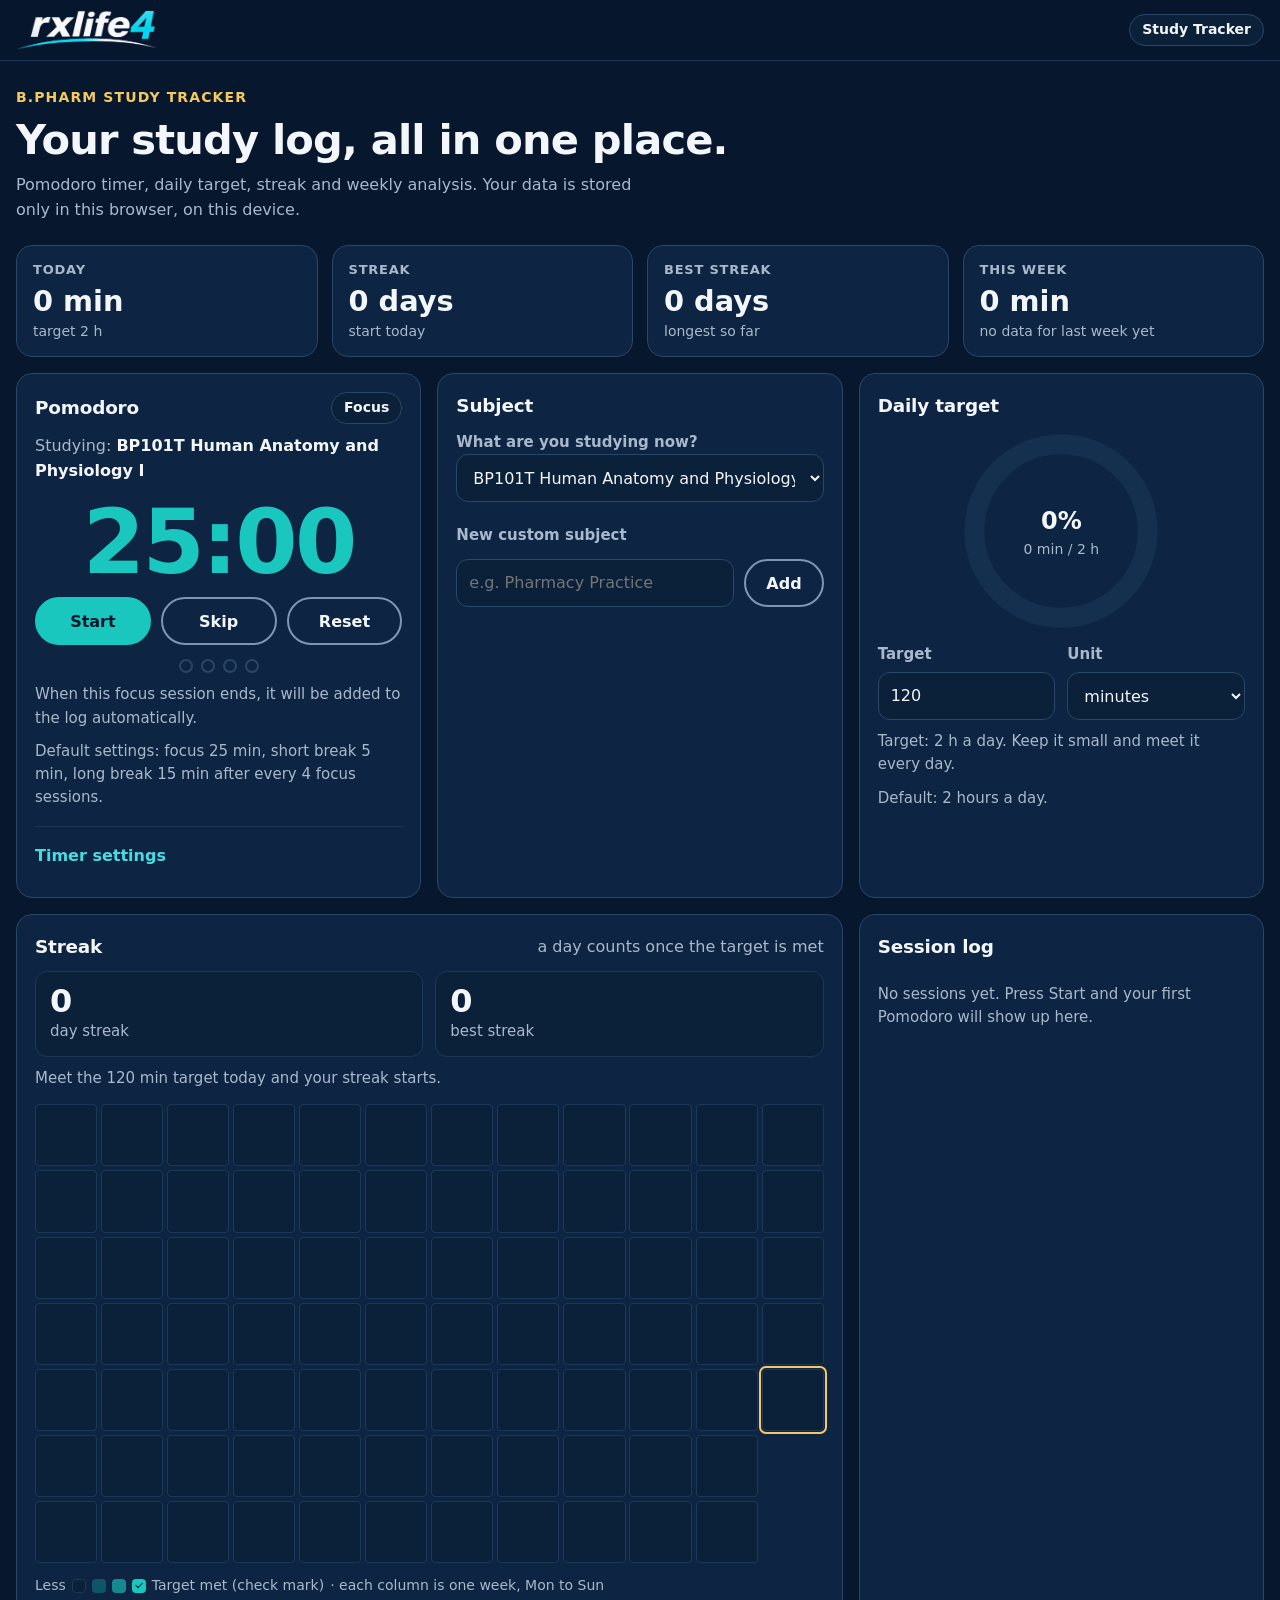
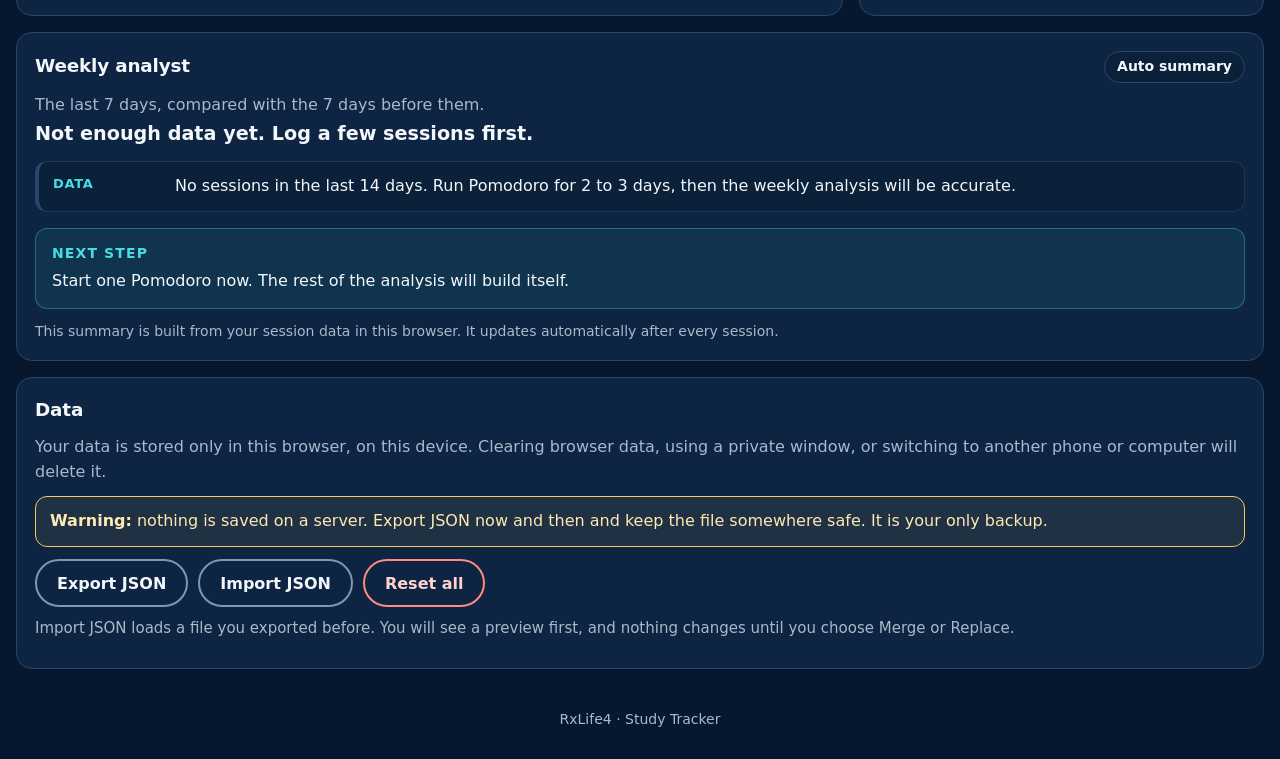
<file: studytracker.html>
<!doctype html>
<html lang="en">
<head>
<meta charset="utf-8">
<meta name="viewport" content="width=device-width, initial-scale=1">
<meta name="color-scheme" content="light">
<meta name="theme-color" content="#07172E">
<meta name="hyv-type" content="dashboard">
<meta name="hyv-layout" content="wide">
<title>Study Tracker | RxLife4</title>
<meta name="description" content="Free Pomodoro study tracker for B.Pharm students: focus timer, daily target, streak, session log and a weekly analysis. Your data stays in your browser.">
<link rel="canonical" href="https://rxlife4withshaaz-glitch.github.io/rxlife4/studytracker.html">
<meta property="og:type" content="website">
<meta property="og:site_name" content="RxLife4">
<meta property="og:title" content="Study Tracker | RxLife4">
<meta property="og:description" content="Pomodoro timer, daily target, streak and weekly analysis for B.Pharm students. Your data stays in your browser.">
<meta property="og:url" content="https://rxlife4withshaaz-glitch.github.io/rxlife4/studytracker.html">
<meta property="og:image" content="https://rxlife4withshaaz-glitch.github.io/rxlife4/assets/img/study-tracker-preview.png">
<meta property="og:image:width" content="1200">
<meta property="og:image:height" content="630">
<meta property="og:image:alt" content="RxLife4 Study Tracker: Pomodoro timer and streak heatmap">
<meta name="twitter:card" content="summary_large_image">
<meta name="twitter:title" content="Study Tracker | RxLife4">
<meta name="twitter:description" content="Pomodoro timer, daily target, streak and weekly analysis for B.Pharm students.">
<meta name="twitter:image" content="https://rxlife4withshaaz-glitch.github.io/rxlife4/assets/img/study-tracker-preview.png">
<style>
:root{
  --bg:#07172E; --card:#0D2442; --band:#091D38; --teal:#19C7BE; --cyan:#48DCE2; --gold:#F4C95D;
  --text:#F3F7FB; --muted:#A9B9CC; --line:#2A4668; --line-soft:#1D3857; --field:#0B2039; --red:#FF8A80;
  --font:system-ui,-apple-system,"Segoe UI",Roboto,"Helvetica Neue",Arial,"Noto Sans",sans-serif;
  --r:16px;
}
*{box-sizing:border-box}
html{-webkit-text-size-adjust:100%}
body{margin:0;background:var(--bg);color:var(--text);font:400 1rem/1.55 var(--font);min-height:100vh;overflow-x:hidden}
h1,h2,p,ul,ol{margin:0}
ul,ol{padding:0;list-style:none}
button,input,select{font:inherit;color:inherit}
a{color:var(--cyan)}
:focus-visible{outline:3px solid var(--gold);outline-offset:3px;border-radius:6px}
[hidden]{display:none!important}
.skip{position:absolute;left:12px;top:-60px;background:var(--gold);color:#07172E;padding:10px 16px;border-radius:8px;font-weight:700;z-index:50;text-decoration:none}
.skip:focus{top:8px}
.wrap{padding-inline:16px}

/* header */
.top{position:sticky;top:0;z-index:5;background:rgba(7,23,46,.96);border-bottom:1px solid var(--line-soft)}
.bar{display:flex;align-items:center;justify-content:space-between;gap:12px;min-height:60px}
.logo{display:block;height:40px;width:auto}
.chip{display:inline-flex;align-items:center;gap:6px;min-height:32px;padding:4px 12px;border-radius:999px;border:1px solid var(--line);background:var(--field);font-size:.875rem;font-weight:600;white-space:nowrap}

/* hero */
.hero{padding:26px 0 4px}
.eyebrow{display:block;font-size:.875rem;font-weight:700;letter-spacing:.08em;text-transform:uppercase;color:var(--gold);margin-bottom:8px}
h1{font-size:clamp(1.75rem,7vw,2.6rem);line-height:1.12;font-weight:800;letter-spacing:-.02em}
.lead{color:var(--muted);margin-top:10px;max-width:64ch}
.notice{margin-top:14px;padding:12px 14px;border-radius:12px;border:1px solid var(--gold);background:rgba(244,201,93,.1);color:#FCE9B4;font-size:.95rem}

/* headline tiles */
.tiles{display:grid;grid-template-columns:repeat(2,minmax(0,1fr));gap:12px;margin-top:18px}
.tile{background:var(--card);border:1px solid var(--line);border-radius:var(--r);padding:14px 16px;min-width:0}
.tile .k{font-size:.8125rem;font-weight:700;letter-spacing:.06em;text-transform:uppercase;color:var(--muted)}
.tile .v{font-size:clamp(1.3rem,5vw,1.8rem);font-weight:800;margin-top:4px;line-height:1.2;font-variant-numeric:tabular-nums;overflow-wrap:anywhere}
.tile .s{font-size:.875rem;color:var(--muted);margin-top:2px}

/* cards grid */
.grid{display:grid;grid-template-columns:minmax(0,1fr);gap:16px;margin-top:16px;padding-bottom:40px}
.card{background:var(--card);border:1px solid var(--line);border-radius:var(--r);padding:18px;min-width:0}
.card h2{font-size:1.15rem;font-weight:800;letter-spacing:-.01em}
.card-head{display:flex;align-items:center;justify-content:space-between;gap:10px;flex-wrap:wrap;margin-bottom:10px}
.muted{color:var(--muted)}
.hint{color:var(--muted);font-size:.9375rem;margin-top:10px}
.full{grid-column:1/-1}
@media (min-width:640px){
  .grid{grid-template-columns:repeat(2,minmax(0,1fr))}
  .span2{grid-column:span 2}
  .tiles{gap:14px}
}
@media (min-width:900px){.tiles{grid-template-columns:repeat(4,minmax(0,1fr))}}
@media (min-width:1200px){.grid{grid-template-columns:repeat(3,minmax(0,1fr))}}

/* controls */
.btn{display:inline-flex;align-items:center;justify-content:center;min-height:48px;padding:10px 20px;border-radius:999px;border:2px solid transparent;font-weight:700;cursor:pointer;text-align:center;background:transparent;color:var(--text);line-height:1.2}
.btn-p{background:var(--teal);color:#07172E;border-color:var(--teal)}
.btn-p:hover{background:var(--cyan);border-color:var(--cyan)}
.btn-s{border-color:#7F97B3}
.btn-s:hover{border-color:var(--cyan);background:rgba(72,220,226,.1)}
.btn-d{border-color:var(--red);color:#FFD2CC}
.btn-d:hover{background:rgba(255,138,128,.12)}
.btn-sm{min-height:44px;padding:8px 16px;font-size:.95rem}
.row{display:flex;flex-wrap:wrap;gap:10px;align-items:center}
.label{display:grid;gap:6px;font-size:.9375rem;color:var(--muted);font-weight:600;min-width:0}
.input{min-height:48px;padding:10px 12px;border-radius:12px;border:1px solid var(--line);background:var(--field);color:var(--text);width:100%;font-size:1rem;font-weight:500}
.input:focus{border-color:var(--cyan)}
.fields{display:grid;grid-template-columns:repeat(2,minmax(0,1fr));gap:12px;margin-top:12px}
.check{display:flex;align-items:center;gap:10px;min-height:44px;margin-top:10px;font-weight:600}
.check input{width:22px;height:22px;accent-color:var(--teal);flex:none}
.stack{display:grid;gap:12px;margin-top:12px}

/* timer */
.phase-line{display:flex;align-items:center;justify-content:space-between;gap:10px;flex-wrap:wrap}
.clock{font-size:clamp(3.4rem,17vw,5.6rem);font-weight:800;letter-spacing:-.03em;line-height:1;font-variant-numeric:tabular-nums;text-align:center;margin:14px 0 6px;color:var(--teal)}
.clock[data-phase="break"]{color:var(--gold)}
.ctrl{display:grid;grid-template-columns:repeat(3,minmax(0,1fr));gap:10px;margin-top:10px}
.ctrl .btn{padding-inline:8px}
.dots{display:flex;gap:8px;justify-content:center;margin-top:14px;flex-wrap:wrap}
.dots i{width:14px;height:14px;border-radius:50%;border:2px solid var(--line);display:block}
.dots i.on{background:var(--teal);border-color:var(--teal)}
.center{text-align:center}
details.settings{margin-top:16px;border-top:1px solid var(--line-soft);padding-top:8px}
details.settings summary{cursor:pointer;min-height:44px;display:flex;align-items:center;font-weight:700;color:var(--cyan)}

/* ring */
.ring-wrap{position:relative;width:min(200px,70vw);aspect-ratio:1/1;margin:6px auto 0}
.ring{width:100%;height:100%;transform:rotate(-90deg);display:block}
.ring circle{fill:none;stroke-width:12}
.ring .bg{stroke:#15304F}
.ring .fg{stroke:var(--teal);stroke-linecap:round;transition:stroke-dashoffset .4s ease}
.ring-txt{position:absolute;inset:0;display:flex;flex-direction:column;align-items:center;justify-content:center;text-align:center;padding:18%}
.ring-txt b{font-size:1.5rem;font-weight:800;font-variant-numeric:tabular-nums}
.ring-txt span{font-size:.875rem;color:var(--muted);line-height:1.3}

/* streak + heatmap */
.streak-row{display:grid;grid-template-columns:repeat(2,minmax(0,1fr));gap:12px}
.streak-row > div{background:var(--field);border:1px solid var(--line-soft);border-radius:12px;padding:12px 14px;min-width:0}
.streak-row b{display:block;font-size:2rem;font-weight:800;font-variant-numeric:tabular-nums;line-height:1.1}
.streak-row span{color:var(--muted);font-size:.9375rem}
.heat{display:grid;grid-template-columns:repeat(12,minmax(0,1fr));gap:4px;margin-top:14px}
.wk{display:grid;gap:4px;min-width:0}
.cell{display:block;aspect-ratio:1/1;width:100%;border-radius:4px;background:var(--field);border:1px solid var(--line-soft);position:relative}
.cell.l1{background:rgba(25,199,190,.3);border-color:transparent}
.cell.l2{background:rgba(25,199,190,.62);border-color:transparent}
.cell.l3{background:var(--teal);border-color:transparent}
.cell.fut{background:transparent;border-color:transparent}
.cell.today{outline:2px solid var(--gold);outline-offset:1px}
.legend{display:flex;align-items:center;gap:6px;flex-wrap:wrap;margin-top:12px;font-size:.875rem;color:var(--muted)}
.legend .cell{width:14px;height:14px;aspect-ratio:auto;display:inline-block}
.cell.met::after{content:"";position:absolute;left:36%;top:17%;width:26%;height:46%;border:solid #07172E;border-width:0 2px 2px 0;transform:rotate(45deg)}
.legend .cell.met::after{left:37%;top:12%;width:28%;height:52%;border-width:0 1.5px 1.5px 0}

/* session log */
.log{display:grid;gap:8px;margin-top:12px;max-height:460px;overflow:auto;padding-right:2px}
.log li{display:flex;align-items:center;justify-content:space-between;gap:10px;padding:8px 10px 8px 12px;border-radius:12px;background:var(--field);border:1px solid var(--line-soft);min-width:0}
.log .sub{font-weight:700;overflow-wrap:anywhere}
.log .meta{font-size:.875rem;color:var(--muted);font-variant-numeric:tabular-nums}
.log .x{flex:none;min-width:44px;min-height:44px;border-radius:10px;border:1px solid var(--line);background:transparent;color:var(--muted);cursor:pointer;font-weight:700}
.log .x:hover{color:#FFD2CC;border-color:var(--red)}

/* analyst */
.headline{font-size:1.2rem;font-weight:800;margin-top:4px;line-height:1.35}
.insights{display:grid;gap:10px;margin-top:14px}
.ins{display:grid;gap:4px;padding:12px 14px;background:var(--field);border:1px solid var(--line-soft);border-left:4px solid var(--line);border-radius:12px;min-width:0}
.ins.t-good{border-left-color:var(--teal)}
.ins.t-warn{border-left-color:var(--gold)}
.tag{font-size:.8125rem;font-weight:800;text-transform:uppercase;letter-spacing:.05em;color:var(--cyan)}
.next{margin-top:16px;padding:14px 16px;border-radius:12px;background:rgba(72,220,226,.08);border:1px solid rgba(72,220,226,.35)}
.next .eyebrow{margin-bottom:4px;color:var(--cyan)}
.fine{color:var(--muted);font-size:.875rem;margin-top:12px}
@media (min-width:640px){.ins{grid-template-columns:110px minmax(0,1fr);gap:12px;align-items:start}}

/* boxes, rename and session edit */
.box{margin-top:12px;padding:12px 14px;border-radius:12px;border:1px solid var(--line);background:var(--field)}
.box p + p{margin-top:6px}
.box.warn{border-color:var(--gold);background:rgba(244,201,93,.08);color:#FCE9B4}
.log .acts{display:flex;gap:6px;flex:none}
.log .eb{flex:none;min-height:44px;padding:0 10px;border-radius:10px;border:1px solid var(--line);background:transparent;color:var(--cyan);cursor:pointer;font-weight:700}
.log .eb:hover{border-color:var(--cyan)}
.log li.editing{display:block}
.ef{display:grid;gap:10px}
.ferr{color:#FFD2CC;font-weight:600}
/* data */
.reset-confirm{margin-top:12px;padding:12px 14px;border-radius:12px;border:1px solid var(--red);background:rgba(255,138,128,.08)}
footer{color:var(--muted);font-size:.875rem;text-align:center;padding:0 16px 28px}
</style>
</head>
<body>
<a class="skip" href="#main">Skip to content</a>
<header class="top">
  <div class="wrap bar">
    <img class="logo" src="[data-uri]" alt="RxLife4" width="141" height="40">
    <span class="chip">Study Tracker</span>
  </div>
</header>

<main id="main" class="wrap">
  <section class="hero">
    <span class="eyebrow">B.Pharm study tracker</span>
    <h1>Your study log, all in one place.</h1>
    <p class="lead">Pomodoro timer, daily target, streak and weekly analysis. Your data is stored only in this browser, on this device.</p>
    <p id="storeNote" class="notice" hidden>Your data cannot be saved in this browser. If you close the page, your session log and settings will be lost.</p>
  </section>

  <div class="tiles" aria-label="Headline numbers">
    <div class="tile"><div class="k">Today</div><div class="v" id="tToday">0 min</div><div class="s" id="tTodaySub">target</div></div>
    <div class="tile"><div class="k">Streak</div><div class="v" id="tStreak">0 days</div><div class="s" id="tStreakSub">start today</div></div>
    <div class="tile"><div class="k">Best streak</div><div class="v" id="tBest">0 days</div><div class="s">longest so far</div></div>
    <div class="tile"><div class="k">This week</div><div class="v" id="tWeek">0 min</div><div class="s" id="tWeekSub">no data for last week yet</div></div>
  </div>

  <div class="grid">
    <!-- Timer -->
    <section class="card" aria-labelledby="hTimer">
      <div class="card-head">
        <h2 id="hTimer">Pomodoro</h2>
        <span class="chip" id="phaseChip">Focus</span>
      </div>
      <p class="muted">Studying: <b id="nowSub" style="color:var(--text)"></b></p>
      <div class="clock" id="clock" role="timer" aria-live="off" data-phase="focus">25:00</div>
      <div class="ctrl">
        <button class="btn btn-p" id="startBtn" type="button">Start</button>
        <button class="btn btn-s" id="skipBtn" type="button">Skip</button>
        <button class="btn btn-s" id="resetTimerBtn" type="button">Reset</button>
      </div>
      <div class="dots" id="dots" aria-label="Focus sessions in this cycle"></div>
      <p class="hint" id="timerHint"></p>
      <p class="hint" id="defaultsLine"></p>
      <details class="settings">
        <summary>Timer settings</summary>
        <div class="fields">
          <label class="label">Focus (min)<input class="input" id="setFocus" type="number" min="1" max="180" step="1" inputmode="numeric"></label>
          <label class="label">Short break (min)<input class="input" id="setShort" type="number" min="1" max="60" step="1" inputmode="numeric"></label>
          <label class="label">Long break (min)<input class="input" id="setLong" type="number" min="1" max="120" step="1" inputmode="numeric"></label>
          <label class="label">Long break every (focus sessions)<input class="input" id="setEvery" type="number" min="2" max="10" step="1" inputmode="numeric"></label>
        </div>
        <label class="check"><input type="checkbox" id="setSound"> Keep beep sound on</label>
        <div class="row" style="margin-top:8px">
          <button class="btn btn-s btn-sm" id="notifyBtn" type="button">Turn on notifications</button>
          <span class="muted" id="notifyState"></span>
        </div>
        <div class="row" style="margin-top:8px">
          <button class="btn btn-s btn-sm" id="restoreTimerBtn" type="button">Restore default timer settings</button>
        </div>
      </details>
    </section>

    <!-- Subject -->
    <section class="card" aria-labelledby="hSub">
      <div class="card-head"><h2 id="hSub">Subject</h2></div>
      <label class="label" for="subSel">What are you studying now?</label>
      <select class="input" id="subSel"></select>
      <div class="row" style="margin-top:10px">
        <button class="btn btn-s btn-sm" id="renameBtn" type="button" hidden>Rename this custom subject</button>
        <button class="btn btn-s btn-sm" id="removeCustom" type="button" hidden>Remove this custom subject</button>
      </div>
      <div class="box" id="renameWrap" hidden>
        <label class="label" for="renameIn">New name for this subject</label>
        <div class="row" style="margin-top:8px">
          <input class="input" id="renameIn" type="text" maxlength="60" style="flex:1 1 180px;width:auto">
          <button class="btn btn-p btn-sm" id="renameSave" type="button">Save name</button>
          <button class="btn btn-s btn-sm" id="renameCancel" type="button">Cancel</button>
        </div>
        <p class="hint">Old sessions move to the new name too. Removing a subject keeps its old sessions.</p>
      </div>
      <div class="stack">
        <label class="label" for="customIn">New custom subject</label>
        <div class="row">
          <input class="input" id="customIn" type="text" maxlength="60" placeholder="e.g. Pharmacy Practice" style="flex:1 1 180px;width:auto">
          <button class="btn btn-s" id="addBtn" type="button">Add</button>
        </div>
      </div>
      <p class="hint" id="subMsg"></p>
    </section>

    <!-- Target -->
    <section class="card" aria-labelledby="hTgt">
      <div class="card-head"><h2 id="hTgt">Daily target</h2></div>
      <div class="ring-wrap">
        <svg class="ring" viewBox="0 0 120 120" aria-hidden="true">
          <circle class="bg" cx="60" cy="60" r="52"></circle>
          <circle class="fg" id="ringFg" cx="60" cy="60" r="52" stroke-dasharray="326.73" stroke-dashoffset="326.73"></circle>
        </svg>
        <div class="ring-txt"><b id="ringPct">0%</b><span id="ringSub">0 min</span></div>
      </div>
      <div class="fields">
        <label class="label">Target<input class="input" id="tgtVal" type="number" min="0.5" step="0.5" inputmode="decimal"></label>
        <label class="label">Unit<select class="input" id="tgtUnit"><option value="min">minutes</option><option value="h">hours</option></select></label>
      </div>
      <p class="hint" id="tgtHint"></p>
      <p class="hint">Default: 2 hours a day.</p>
    </section>

    <!-- Streak -->
    <section class="card span2" aria-labelledby="hStreak">
      <div class="card-head"><h2 id="hStreak">Streak</h2><span class="muted">a day counts once the target is met</span></div>
      <div class="streak-row">
        <div><b id="curStreak">0</b><span>day streak</span></div>
        <div><b id="bestStreak">0</b><span>best streak</span></div>
      </div>
      <p class="hint" id="streakMsg"></p>
      <div class="heat" id="heat" role="group" aria-label="Study heatmap, last 12 weeks. Days with a check mark met the daily target."></div>
      <div class="legend">
        <span>Less</span><i class="cell" aria-hidden="true"></i><i class="cell l1" aria-hidden="true"></i><i class="cell l2" aria-hidden="true"></i><i class="cell l3 met" aria-hidden="true"></i><span>Target met (check mark)</span>
        <span>· each column is one week, Mon to Sun</span>
      </div>
    </section>

    <!-- Log -->
    <section class="card" aria-labelledby="hLog">
      <div class="card-head"><h2 id="hLog">Session log</h2></div>
      <p class="muted" id="logSum"></p>
      <ol class="log" id="log"></ol>
      <p class="hint" id="logEmpty">No sessions yet. Press Start and your first Pomodoro will show up here.</p>
    </section>

    <!-- Analyst -->
    <section class="card full" aria-labelledby="hAn">
      <div class="card-head"><h2 id="hAn">Weekly analyst</h2><span class="chip">Auto summary</span></div>
      <p class="muted">The last 7 days, compared with the 7 days before them.</p>
      <p class="headline" id="anHead">Loading analysis...</p>
      <ul class="insights" id="anList"></ul>
      <div class="next">
        <span class="eyebrow">Next step</span>
        <p id="anSug">Your next step will appear here after your first few sessions.</p>
      </div>
      <p class="fine" id="anSrc"></p>
    </section>

    <!-- Data -->
    <section class="card full" aria-labelledby="hData">
      <div class="card-head"><h2 id="hData">Data</h2></div>
      <p class="muted">Your data is stored only in this browser, on this device. Clearing browser data, using a private window, or switching to another phone or computer will delete it.</p>
      <div class="box warn">
        <p><b>Warning:</b> nothing is saved on a server. Export JSON now and then and keep the file somewhere safe. It is your only backup.</p>
      </div>
      <div class="row" style="margin-top:12px">
        <button class="btn btn-s" id="exportBtn" type="button">Export JSON</button>
        <button class="btn btn-s" id="importBtn" type="button">Import JSON</button>
        <button class="btn btn-d" id="resetBtn" type="button">Reset all</button>
        <input id="importFile" type="file" accept=".json,application/json" hidden>
      </div>
      <p class="hint">Import JSON loads a file you exported before. You will see a preview first, and nothing changes until you choose Merge or Replace.</p>
      <div class="box" id="importWrap" hidden>
        <p><b>Import preview</b></p>
        <p class="muted" id="importInfo"></p>
        <p class="muted" id="importWarn" hidden></p>
        <div class="row" style="margin-top:10px">
          <button class="btn btn-p btn-sm" id="importMerge" type="button">Merge with my data</button>
          <button class="btn btn-d btn-sm" id="importReplace" type="button">Replace my data</button>
          <button class="btn btn-s btn-sm" id="importCancel" type="button">Cancel</button>
        </div>
        <p class="hint">Merge keeps your current sessions and adds the new ones from the file. Your current settings stay. Replace deletes your current data and uses the file instead.</p>
      </div>
      <div class="reset-confirm" id="resetWrap" hidden>
        <p><b>Are you sure?</b> All sessions, subjects and settings will be deleted from this browser. This cannot be undone.</p>
        <p class="muted" style="margin-top:6px">Export JSON first if you want to keep a copy.</p>
        <div class="row" style="margin-top:10px">
          <button class="btn btn-d" id="resetYes" type="button">Yes, delete everything</button>
          <button class="btn btn-s" id="resetNo" type="button">No, keep my data</button>
        </div>
      </div>
      <p class="hint" id="dataMsg" role="status"></p>
    </section>
  </div>
</main>
<footer>RxLife4 · Study Tracker</footer>

<script>
(function () {
  'use strict';

  /* ================= constants ================= */
  var KEY = 'rxlife4.studytracker.v1';
  var DAY = 86400000;
  var MONTHS = ['Jan','Feb','Mar','Apr','May','Jun','Jul','Aug','Sep','Oct','Nov','Dec'];
  var MAX_SESSIONS = 2000;
  var GROUPS = [
    { label: 'Semester I', items: [
      'BP101T Human Anatomy and Physiology I',
      'BP102T Pharmaceutical Analysis I',
      'BP103T Pharmaceutics I',
      'BP104T Pharmaceutical Inorganic Chemistry',
      'BP105T Communication Skills',
      'BP106RBT Remedial Biology',
      'BP106RMT Remedial Mathematics',
      'BP107P Human Anatomy and Physiology I',
      'BP108P Pharmaceutical Analysis I',
      'BP109P Pharmaceutics I',
      'BP110P Pharmaceutical Inorganic Chemistry',
      'BP111P Communication Skills',
      'BP112RBP Remedial Biology'] },
    { label: 'Semester II', items: [
      'BP201T Human Anatomy and Physiology II',
      'BP202T Pharmaceutical Organic Chemistry I',
      'BP203T Biochemistry',
      'BP204T Pathophysiology',
      'BP205T Computer Applications in Pharmacy',
      'BP206T Environmental Sciences',
      'BP207P Human Anatomy and Physiology II',
      'BP208P Pharmaceutical Organic Chemistry I',
      'BP209P Biochemistry',
      'BP210P Computer Applications in Pharmacy'] },
    { label: 'Semester III', items: [
      'BP301T Pharmaceutical Organic Chemistry II',
      'BP302T Physical Pharmaceutics I',
      'BP303T Pharmaceutical Microbiology',
      'BP304T Pharmaceutical Engineering',
      'BP305P Pharmaceutical Organic Chemistry II',
      'BP306P Physical Pharmaceutics I',
      'BP307P Pharmaceutical Microbiology',
      'BP308P Pharmaceutical Engineering'] },
    { label: 'Semester IV', items: [
      'BP401T Pharmaceutical Organic Chemistry III',
      'BP402T Medicinal Chemistry I',
      'BP403T Physical Pharmaceutics II',
      'BP404T Pharmacology I',
      'BP405T Pharmacognosy and Phytochemistry I',
      'BP406P Medicinal Chemistry I',
      'BP407P Physical Pharmaceutics II',
      'BP408P Pharmacology I',
      'BP409P Pharmacognosy and Phytochemistry I'] },
    { label: 'Semester V', items: [
      'BP501T Medicinal Chemistry II',
      'BP502T Industrial Pharmacy I',
      'BP503T Pharmacology II',
      'BP504T Pharmacognosy and Phytochemistry II',
      'BP505T Pharmaceutical Jurisprudence',
      'BP506P Industrial Pharmacy I',
      'BP507P Pharmacology II',
      'BP508P Pharmacognosy and Phytochemistry II'] },
    { label: 'Semester VI', items: [
      'BP601T Medicinal Chemistry III',
      'BP602T Pharmacology III',
      'BP603T Herbal Drug Technology',
      'BP604T Biopharmaceutics and Pharmacokinetics',
      'BP605T Pharmaceutical Biotechnology',
      'BP606T Pharmaceutical Quality Assurance',
      'BP607P Medicinal Chemistry III',
      'BP608P Pharmacology III',
      'BP609P Herbal Drug Technology'] },
    { label: 'Semester VII', items: [
      'BP701T Instrumental Methods of Analysis',
      'BP702T Industrial Pharmacy II',
      'BP703T Pharmacy Practice',
      'BP704T Novel Drug Delivery System',
      'BP705P Instrumental Methods of Analysis',
      'BP706PS Practice School'] },
    { label: 'Semester VIII', items: [
      'BP801T Biostatistics and Research Methodology',
      'BP802T Social and Preventive Pharmacy',
      'BP803ET Pharma Marketing Management',
      'BP804ET Pharmaceutical Regulatory Science',
      'BP805ET Pharmacovigilance',
      'BP806ET Quality Control and Standardization of Herbals',
      'BP807ET Computer Aided Drug Design',
      'BP808ET Cell and Molecular Biology',
      'BP809ET Cosmetic Science',
      'BP810ET Experimental Pharmacology',
      'BP811ET Advanced Instrumentation Techniques',
      'BP812ET Dietary Supplements and Nutraceuticals',
      'BP813PW Project Work'] },
    { label: 'GPAT', items: [
      'GPAT: Physical Chemistry',
      'GPAT: Physical Pharmacy',
      'GPAT: Organic Chemistry',
      'GPAT: Pharmaceutical Chemistry',
      'GPAT: Pharmaceutics',
      'GPAT: Pharmacology',
      'GPAT: Pharmacognosy',
      'GPAT: Pharmaceutical Analysis',
      'GPAT: Biochemistry',
      'GPAT: Biotechnology',
      'GPAT: Microbiology',
      'GPAT: Pathophysiology',
      'GPAT: Biopharmaceutics and Pharmacokinetics',
      'GPAT: Clinical Pharmacy and Therapeutics',
      'GPAT: Anatomy Physiology and Health Education',
      'GPAT: Pharmaceutical Engineering',
      'GPAT: Pharmaceutical Management',
      'GPAT: Pharmaceutical Jurisprudence',
      'GPAT: Dispensing and Hospital Pharmacy'] }
  ];
  // Names used by older saves that have since been renamed to the full course code and name.
  var LEGACY = {
    'Pharmacognosy I': 'BP405T Pharmacognosy and Phytochemistry I',
    'Physical Pharmaceutics II': 'BP403T Physical Pharmaceutics II',
    'POC III': 'BP401T Pharmaceutical Organic Chemistry III'
  };
  var DEFAULT_ACTIVE = 'BP101T Human Anatomy and Physiology I';
  var PERIOD_NAME = { subah: 'morning', dopahar: 'afternoon', shaam: 'evening', raat: 'night' };
  var PERIOD_RANGE = { subah: 'morning (5-11 AM)', dopahar: 'afternoon (12-4 PM)', shaam: 'evening (5-8 PM)', raat: 'night (after 9 PM)' };

  /* ================= pure logic (no DOM) ================= */
  function pad(n) { return (n < 10 ? '0' : '') + n; }
  function keyFromDate(d) { return d.getFullYear() + '-' + pad(d.getMonth() + 1) + '-' + pad(d.getDate()); }
  function keyToUTC(k) { var p = k.split('-'); return Date.UTC(+p[0], +p[1] - 1, +p[2]); }
  function utcToKey(ms) { var d = new Date(ms); return d.getUTCFullYear() + '-' + pad(d.getUTCMonth() + 1) + '-' + pad(d.getUTCDate()); }
  function addDays(k, n) { return utcToKey(keyToUTC(k) + n * DAY); }
  // days from a to b (b - a)
  function daysBetween(a, b) { return Math.round((keyToUTC(b) - keyToUTC(a)) / DAY); }
  // Monday = 0 ... Sunday = 6
  function monIdx(k) { return (new Date(keyToUTC(k)).getUTCDay() + 6) % 7; }
  function fmtKey(k) { var p = k.split('-'); return (+p[2]) + ' ' + MONTHS[+p[1] - 1]; }
  function esc(s) { return String(s).replace(/[&<>"']/g, function (c) { return { '&': '&amp;', '<': '&lt;', '>': '&gt;', '"': '&quot;', "'": '&#39;' }[c]; }); }
  function clampNum(v, lo, hi, def) { var n = Number(v); if (!isFinite(n)) return def; return Math.min(hi, Math.max(lo, n)); }

  // "1 h 20 min", "45 min", "<1 min"
  function fmtDur(sec) {
    var m = Math.round(sec / 60);
    if (m < 1) return sec > 0 ? '<1 min' : '0 min';
    if (m < 60) return m + ' min';
    var h = Math.floor(m / 60), r = m % 60;
    return h + ' h' + (r ? ' ' + r + ' min' : '');
  }
  function fmtClock(ms) {
    var s = Math.ceil(ms / 1000);
    return pad(Math.floor(s / 60)) + ':' + pad(s % 60);
  }

  function defaults() {
    return {
      v: 1,
      settings: { focusMin: 25, shortMin: 5, longMin: 15, longEvery: 4, sound: true },
      dailyTargetMin: 120,
      customSubjects: [],
      activeSubject: DEFAULT_ACTIVE,
      sessions: []
    };
  }
  function defaultSubjects() {
    var out = [];
    GROUPS.forEach(function (g) { g.items.forEach(function (s) { out.push(s); }); });
    return out;
  }
  function allSubjects(data) {
    var list = defaultSubjects();
    data.customSubjects.forEach(function (c) {
      if (!list.some(function (x) { return x.toLowerCase() === c.toLowerCase(); })) list.push(c);
    });
    return list;
  }
  function fixName(s) {
    return Object.prototype.hasOwnProperty.call(LEGACY, s) ? LEGACY[s] : s;
  }
  function validSession(s) {
    return s && typeof s === 'object' && typeof s.sec === 'number' && s.sec > 0 &&
      typeof s.dayKey === 'string' && /^\d{4}-\d{2}-\d{2}$/.test(s.dayKey) &&
      typeof s.startedAt === 'number' && typeof s.subject === 'string';
  }
  function normalize(raw) {
    var d = defaults();
    if (!raw || typeof raw !== 'object') return d;
    var s = raw.settings || {};
    d.settings.focusMin = Math.round(clampNum(s.focusMin, 1, 180, 25));
    d.settings.shortMin = Math.round(clampNum(s.shortMin, 1, 60, 5));
    d.settings.longMin = Math.round(clampNum(s.longMin, 1, 120, 15));
    d.settings.longEvery = Math.round(clampNum(s.longEvery, 2, 10, 4));
    d.settings.sound = typeof s.sound === 'boolean' ? s.sound : true;
    d.dailyTargetMin = Math.round(clampNum(raw.dailyTargetMin, 5, 1440, 120));
    var builtIn = defaultSubjects().map(function (x) { return x.toLowerCase(); });
    var seen = {};
    d.customSubjects = Array.isArray(raw.customSubjects) ? raw.customSubjects
      .filter(function (x) { return typeof x === 'string' && x.trim(); })
      .map(function (x) { return fixName(x.replace(/\s+/g, ' ').trim()); })
      .filter(function (x) {
        var k = x.toLowerCase();
        if (builtIn.indexOf(k) >= 0 || seen[k]) return false;
        seen[k] = true;
        return true;
      })
      .slice(0, 40) : [];
    d.activeSubject = typeof raw.activeSubject === 'string' ? fixName(raw.activeSubject) : DEFAULT_ACTIVE;
    d.sessions = Array.isArray(raw.sessions) ? raw.sessions.filter(validSession).slice(-MAX_SESSIONS).map(function (s) {
      var name = fixName(s.subject);
      return name === s.subject ? s : Object.assign({}, s, { subject: name });
    }) : [];
    return d;
  }

  // total seconds per local day
  function dayTotals(sessions) {
    var t = {};
    sessions.forEach(function (s) { t[s.dayKey] = (t[s.dayKey] || 0) + s.sec; });
    return t;
  }
  // a day "counts" when its focus time >= target. Current streak runs back from today,
  // or from yesterday while today is still open (then it is "at risk", not broken).
  function streakInfo(sessions, targetMin, today) {
    var totals = dayTotals(sessions), tg = targetMin * 60;
    function met(k) { var t = totals[k] || 0; return t > 0 && t >= tg; }
    var todayMet = met(today);
    var cur = 0, k = todayMet ? today : addDays(today, -1);
    while (met(k)) { cur++; k = addDays(k, -1); }
    var keys = Object.keys(totals).sort(), best = 0;
    if (keys.length) {
      var run = 0, d = keys[0];
      while (d <= today) {
        if (met(d)) { run++; if (run > best) best = run; } else { run = 0; }
        d = addDays(d, 1);
      }
    }
    return { current: cur, best: Math.max(best, cur), todayMet: todayMet, atRisk: !todayMet && cur > 0 };
  }
  function periodOf(h) {
    if (h >= 5 && h <= 11) return 'subah';
    if (h >= 12 && h <= 16) return 'dopahar';
    if (h >= 17 && h <= 20) return 'shaam';
    return 'raat';
  }

  // Plain numbers the analyst works from. A real AI call can take this same object.
  function weeklyStats(data, now) {
    var today = keyFromDate(now), tgtMin = data.dailyTargetMin, tgtSec = tgtMin * 60;
    var totals = dayTotals(data.sessions);
    var thisSec = 0, lastSec = 0, activeDays = 0, metDays = 0;
    for (var i = 0; i < 7; i++) {
      var t1 = totals[addDays(today, -i)] || 0, t2 = totals[addDays(today, -7 - i)] || 0;
      thisSec += t1; lastSec += t2;
      if (t1 > 0) activeDays++;
      if (t1 > 0 && t1 >= tgtSec) metDays++;
    }
    // "Least studied" only looks at subjects in use: studied in the last 4 weeks, or added by the user.
    var perSub = {}, recent = {};
    var periods = { subah: 0, dopahar: 0, shaam: 0, raat: 0 }, last14 = 0;
    data.sessions.forEach(function (s) {
      var ago = daysBetween(s.dayKey, today);
      if (ago >= 0 && ago <= 6) perSub[s.subject] = (perSub[s.subject] || 0) + s.sec;
      if (ago >= 0 && ago <= 27) recent[s.subject] = true;
      if (ago >= 0 && ago <= 13) last14++;
      if (ago >= 0 && ago <= 27) periods[periodOf(new Date(s.startedAt).getHours())] += s.sec;
    });
    var candidates = allSubjects(data).filter(function (s) {
      return recent[s] || data.customSubjects.indexOf(s) >= 0;
    });
    var least = null;
    candidates.forEach(function (s) {
      if (least === null || (perSub[s] || 0) < (perSub[least] || 0)) least = s;
    });
    var leastSec = least === null ? 0 : (perSub[least] || 0);
    var bestP = null;
    ['subah', 'dopahar', 'shaam', 'raat'].forEach(function (p) { if (bestP === null || periods[p] > periods[bestP]) bestP = p; });
    var st = streakInfo(data.sessions, tgtMin, today);
    var todayTot = totals[today] || 0;
    return {
      today: today,
      targetMin: tgtMin,
      focusMin: data.settings.focusMin,
      thisSec: thisSec, lastSec: lastSec,
      thisMin: Math.round(thisSec / 60), lastMin: Math.round(lastSec / 60),
      activeDays: activeDays, metDays: metDays, last14: last14,
      least: { subject: least, sec: leastSec, min: Math.round(leastSec / 60), none: least !== null && leastSec === 0 },
      bestPeriod: { id: bestP, sec: periods[bestP], min: Math.round(periods[bestP] / 60) },
      streak: { current: st.current, best: st.best, todayMet: st.todayMet, atRisk: st.atRisk,
        remainingTodayMin: Math.max(0, Math.ceil((tgtSec - todayTot) / 60)) }
    };
  }

  // Rule-based plain-English summary. Returns { source, headline, items:[{label,tone,text}], suggestion }.
  function ruleSummary(st) {
    var out = { source: 'rules', headline: '', items: [], suggestion: '' };
    if (st.last14 === 0) {
      out.headline = 'Not enough data yet. Log a few sessions first.';
      out.items.push({ label: 'Data', tone: 'neutral', text: 'No sessions in the last 14 days. Run Pomodoro for 2 to 3 days, then the weekly analysis will be accurate.' });
      out.suggestion = 'Start one Pomodoro now. The rest of the analysis will build itself.';
      return out;
    }
    var thisMin = st.thisMin, lastMin = st.lastMin, s = st.streak;
    if (thisMin === 0) out.headline = 'No sessions this week so far.';
    else if (lastMin > 0 && thisMin > lastMin) out.headline = 'You are ahead of last week. Well done!';
    else if (lastMin > 0 && thisMin < lastMin) out.headline = 'A little less than last week. No worries, get back into the rhythm.';
    else out.headline = 'Your weekly summary is ready.';

    if (lastMin === 0) {
      out.items.push({ label: 'Total', tone: 'neutral', text: 'You studied ' + fmtDur(thisMin * 60) + ' this week. There is no data for last week yet, so this is your starting point.' });
    } else {
      var diff = thisMin - lastMin, pct = Math.round(diff / lastMin * 100);
      out.items.push({ label: 'Total', tone: diff >= 0 ? 'good' : 'warn',
        text: 'This week: ' + fmtDur(thisMin * 60) + ', last week: ' + fmtDur(lastMin * 60) + '. ' +
          (diff >= 0 ? 'Up by ' : 'Down by ') + fmtDur(Math.abs(diff) * 60) + ' (' + (diff >= 0 ? '+' : '') + pct + '%).' });
    }
    if (thisMin > 0 && st.least.subject) {
      out.items.push({ label: 'Subject', tone: st.least.none ? 'warn' : 'neutral',
        text: st.least.none
          ? st.least.subject + ' had no sessions this week. It is your most neglected subject.'
          : st.least.subject + ' got the least time: ' + fmtDur(st.least.sec) + '. Give it a bit more time.' });
    }
    if (st.bestPeriod.sec > 0) {
      out.items.push({ label: 'Best time', tone: 'good',
        text: 'You study most in the ' + PERIOD_RANGE[st.bestPeriod.id] + ', about ' + fmtDur(st.bestPeriod.sec) + ' over the last 4 weeks. Keep your hardest subjects for that time.' });
    }
    if (s.atRisk) {
      out.items.push({ label: 'Streak', tone: 'warn',
        text: 'Your streak is ' + s.current + ' days, but the ' + st.targetMin + ' min target for today is not met yet. ' + s.remainingTodayMin + ' more min and the streak is safe.' });
    } else if (s.todayMet) {
      out.items.push({ label: 'Streak', tone: 'good', text: 'Target met today! Your streak is ' + s.current + ' days, best ' + s.best + ' days.' });
    } else {
      out.items.push({ label: 'Streak', tone: 'neutral',
        text: 'Your streak is 0 right now. Meet the ' + st.targetMin + ' min target today to start one. Your best so far is ' + s.best + ' days.' });
    }
    out.items.push({ label: 'Consistency', tone: st.metDays >= 5 ? 'good' : (st.metDays >= 3 ? 'neutral' : 'warn'),
      text: 'This week you met the target on ' + st.metDays + ' of 7 days, and studied on ' + st.activeDays + ' days.' });

    var sugTarget = st.targetMin > 30 ? Math.max(30, Math.round(st.targetMin * 0.75 / 15) * 15) : st.targetMin;
    if (s.atRisk) out.suggestion = 'Start your first Pomodoro now. One session is enough to get going and keep your streak.';
    else if (thisMin === 0) out.suggestion = 'Just do one Pomodoro (' + st.focusMin + ' min) today. Your rhythm will come back.';
    else if (st.least.none) out.suggestion = 'Make time for one ' + st.focusMin + ' min ' + st.least.subject + ' session tomorrow. You missed it this week.';
    else if (st.metDays < 4) out.suggestion = 'Bring the target down to ' + sugTarget + ' min and meet it every day. Consistency first, longer sessions later.';
    else out.suggestion = 'Good progress! Put your hardest subject in the ' + PERIOD_NAME[st.bestPeriod.id] + ' slot.';
    return out;
  }

  // AI HOOK: the one place to plug in a real model later.
  // Input: the plain `stats` object from weeklyStats(). Output: a Promise of the same shape as ruleSummary().
  // Today it returns the rule-based summary. If you add a call, fall back to ruleSummary(stats) on error or null.
  function getWeeklySummary(stats) {
    return Promise.resolve(ruleSummary(stats));
  }

  /* ================= state ================= */
  var storageOk = true;
  function load() {
    var raw = null;
    try { raw = window.localStorage.getItem(KEY); } catch (e) { storageOk = false; return defaults(); }
    try { return normalize(raw ? JSON.parse(raw) : null); } catch (e) { return defaults(); }
  }
  function save() {
    if (!storageOk) return;
    try { window.localStorage.setItem(KEY, JSON.stringify(data)); }
    catch (e) { storageOk = false; renderStoreNote(); }
  }

  var data = load();
  var timer = { phase: 'focus', running: false, endAt: 0, remainingMs: null, totalMs: 0, phaseStartedAt: 0, cycle: 0 };
  timer.totalMs = phaseMs('focus');

  function phaseMs(p) {
    var s = data.settings;
    return (p === 'focus' ? s.focusMin : p === 'short' ? s.shortMin : s.longMin) * 60000;
  }
  function breakKind(cycle) { return cycle > 0 && cycle % data.settings.longEvery === 0 ? 'long' : 'short'; }
  function remainingNow() {
    if (timer.running) return Math.max(0, timer.endAt - Date.now());
    return timer.remainingMs != null ? timer.remainingMs : timer.totalMs;
  }
  function setPhase(p) {
    timer.phase = p;
    timer.totalMs = phaseMs(p);
    timer.remainingMs = null;
    timer.running = false;
    timer.phaseStartedAt = 0;
  }
  function startTimer() {
    ensureAudio();
    var rem = timer.remainingMs != null ? timer.remainingMs : timer.totalMs;
    if (!timer.phaseStartedAt) timer.phaseStartedAt = Date.now();
    timer.endAt = Date.now() + rem; // wall-clock end time: correct even when the tab is in the background
    timer.remainingMs = null;
    timer.running = true;
  }
  function pauseTimer() {
    timer.remainingMs = Math.max(0, timer.endAt - Date.now());
    timer.running = false;
  }
  function logFocus(sec, startedAt) {
    data.sessions.push({
      id: Date.now().toString(36) + Math.random().toString(36).slice(2, 7),
      startedAt: startedAt,
      sec: Math.round(sec),
      subject: data.activeSubject,
      dayKey: keyFromDate(new Date(startedAt)),
      kind: 'focus'
    });
    if (data.sessions.length > MAX_SESSIONS) data.sessions = data.sessions.slice(-MAX_SESSIONS);
  }
  function completePhase() {
    var wasFocus = timer.phase === 'focus';
    if (wasFocus) {
      logFocus(timer.totalMs / 1000, timer.phaseStartedAt || (Date.now() - timer.totalMs));
      timer.cycle++;
    }
    var next = wasFocus ? breakKind(timer.cycle) : 'focus';
    setPhase(next);
    beep();
    notify(wasFocus ? 'Focus session done!' : 'Break is over!',
      wasFocus ? (next === 'long' ? 'Time for a long break.' : 'Time for a short break.') : 'Start your next focus session.');
    save();
    renderAll();
  }
  function skipPhase() {
    var next;
    if (timer.phase === 'focus') {
      var elapsed = timer.totalMs - remainingNow();
      if (elapsed >= 60000 && timer.phaseStartedAt) logFocus(elapsed / 1000, timer.phaseStartedAt);
      next = breakKind(timer.cycle);
    } else {
      next = 'focus';
    }
    setPhase(next);
    save();
    renderAll();
  }
  function resetTimer() {
    setPhase(timer.phase);
    renderAll();
  }

  /* ================= sound and notifications ================= */
  var audioCtx = null;
  function ensureAudio() {
    try {
      var AC = window.AudioContext || window.webkitAudioContext;
      if (!AC) return null;
      if (!audioCtx) audioCtx = new AC();
      if (audioCtx.state === 'suspended') audioCtx.resume();
    } catch (e) { audioCtx = null; }
    return audioCtx;
  }
  function beep() {
    if (!data.settings.sound) return;
    var ctx = ensureAudio();
    if (!ctx) return;
    try {
      var t = ctx.currentTime;
      [0, 0.35, 0.7].forEach(function (o) {
        var osc = ctx.createOscillator(), g = ctx.createGain();
        osc.frequency.value = 880;
        g.gain.setValueAtTime(0.0001, t + o);
        g.gain.exponentialRampToValueAtTime(0.3, t + o + 0.02);
        g.gain.exponentialRampToValueAtTime(0.0001, t + o + 0.25);
        osc.connect(g); g.connect(ctx.destination);
        osc.start(t + o); osc.stop(t + o + 0.3);
      });
    } catch (e) { /* sound is optional */ }
  }
  function notify(title, body) {
    try {
      if (window.Notification && Notification.permission === 'granted') new Notification(title, { body: body, tag: 'rx-study' });
    } catch (e) { /* optional */ }
    try { if (navigator.vibrate) navigator.vibrate([200, 100, 200]); } catch (e) { /* optional */ }
  }

  /* ================= DOM ================= */
  function $(id) { return document.getElementById(id); }
  var el = {
    clock: $('clock'), phaseChip: $('phaseChip'), nowSub: $('nowSub'), startBtn: $('startBtn'), skipBtn: $('skipBtn'),
    resetTimerBtn: $('resetTimerBtn'), dots: $('dots'), timerHint: $('timerHint'),
    setFocus: $('setFocus'), setShort: $('setShort'), setLong: $('setLong'), setEvery: $('setEvery'), setSound: $('setSound'),
    notifyBtn: $('notifyBtn'), notifyState: $('notifyState'),
    subSel: $('subSel'), removeCustom: $('removeCustom'), customIn: $('customIn'), addBtn: $('addBtn'), subMsg: $('subMsg'),
    ringFg: $('ringFg'), ringPct: $('ringPct'), ringSub: $('ringSub'), tgtVal: $('tgtVal'), tgtUnit: $('tgtUnit'), tgtHint: $('tgtHint'),
    tToday: $('tToday'), tTodaySub: $('tTodaySub'), tStreak: $('tStreak'), tStreakSub: $('tStreakSub'), tBest: $('tBest'),
    tWeek: $('tWeek'), tWeekSub: $('tWeekSub'),
    curStreak: $('curStreak'), bestStreak: $('bestStreak'), streakMsg: $('streakMsg'), heat: $('heat'),
    logSum: $('logSum'), log: $('log'), logEmpty: $('logEmpty'),
    anHead: $('anHead'), anList: $('anList'), anSug: $('anSug'), anSrc: $('anSrc'),
    exportBtn: $('exportBtn'), resetBtn: $('resetBtn'), resetWrap: $('resetWrap'), resetYes: $('resetYes'), resetNo: $('resetNo'),
    dataMsg: $('dataMsg'), storeNote: $('storeNote'),
    defaultsLine: $('defaultsLine'), restoreTimerBtn: $('restoreTimerBtn'),
    renameBtn: $('renameBtn'), renameWrap: $('renameWrap'), renameIn: $('renameIn'), renameSave: $('renameSave'), renameCancel: $('renameCancel'),
    importBtn: $('importBtn'), importFile: $('importFile'), importWrap: $('importWrap'), importInfo: $('importInfo'), importWarn: $('importWarn'),
    importMerge: $('importMerge'), importReplace: $('importReplace'), importCancel: $('importCancel')
  };

  function todayKey() { return keyFromDate(new Date()); }

  function renderStoreNote() { el.storeNote.hidden = storageOk; }

  function renderClock() {
    var ms = remainingNow();
    var txt = fmtClock(ms);
    el.clock.textContent = txt;
    el.clock.setAttribute('data-phase', timer.phase === 'focus' ? 'focus' : 'break');
    el.phaseChip.textContent = timer.phase === 'focus' ? 'Focus' : timer.phase === 'short' ? 'Short break' : 'Long break';
    el.startBtn.textContent = timer.running ? 'Pause' : (timer.remainingMs != null ? 'Resume' : 'Start');
    el.startBtn.setAttribute('aria-label', el.startBtn.textContent + ' timer');
    el.nowSub.textContent = data.activeSubject;
    document.title = (timer.running ? txt + ' · ' : '') + 'Study Tracker | RxLife4';
    var every = data.settings.longEvery, filled = timer.cycle % every, html = '';
    for (var i = 0; i < every; i++) html += '<i class="' + (i < filled ? 'on' : '') + '"></i>';
    el.dots.innerHTML = html;
    el.dots.setAttribute('aria-label', filled + ' of ' + every + ' focus sessions done in this cycle');
    if (timer.running) el.timerHint.textContent = 'The timer keeps running correctly even in a background tab.';
    else if (timer.phase === 'focus') el.timerHint.textContent = 'When this focus session ends, it will be added to the log automatically.';
    else el.timerHint.textContent = 'Break time. Press Start when you are ready.';
  }

  function renderSettingsFields() {
    var s = data.settings;
    el.setFocus.value = s.focusMin; el.setShort.value = s.shortMin;
    el.setLong.value = s.longMin; el.setEvery.value = s.longEvery;
    el.setSound.checked = s.sound;
    var D = defaults().settings;
    var same = s.focusMin === D.focusMin && s.shortMin === D.shortMin && s.longMin === D.longMin && s.longEvery === D.longEvery;
    el.defaultsLine.textContent = (same ? 'Default settings: ' : 'Your settings: ') +
      'focus ' + s.focusMin + ' min, short break ' + s.shortMin + ' min, long break ' + s.longMin + ' min after every ' + s.longEvery + ' focus sessions.' +
      (same ? '' : ' Defaults are 25, 5, 15 and 4.');
  }

  function renderNotifyState() {
    var txt;
    if (!('Notification' in window)) txt = 'Notifications are not supported in this browser.';
    else if (Notification.permission === 'granted') txt = 'Notifications are on.';
    else if (Notification.permission === 'denied') txt = 'Blocked in your browser settings.';
    else txt = '';
    el.notifyState.textContent = txt;
  }

  function renderSubjects() {
    var subs = allSubjects(data), cur = data.activeSubject;
    if (subs.indexOf(cur) < 0) { cur = subs[0]; data.activeSubject = cur; }
    function opt(s) { return '<option value="' + esc(s) + '">' + esc(s) + '</option>'; }
    var html = '';
    GROUPS.forEach(function (g) { html += '<optgroup label="' + esc(g.label) + '">' + g.items.map(opt).join('') + '</optgroup>'; });
    if (data.customSubjects.length) html += '<optgroup label="My custom subjects">' + data.customSubjects.map(opt).join('') + '</optgroup>';
    el.subSel.innerHTML = html;
    el.subSel.value = cur;
    el.removeCustom.hidden = data.customSubjects.indexOf(cur) < 0;
    el.renameBtn.hidden = el.removeCustom.hidden;
    if (el.removeCustom.hidden) el.renameWrap.hidden = true;
  }

  function renderTarget() {
    var tgt = data.dailyTargetMin, unit = el.tgtUnit.value;
    var shown = unit === 'h' ? Math.round(tgt / 60 * 100) / 100 : tgt;
    if (document.activeElement !== el.tgtVal) el.tgtVal.value = shown;
    var today = todayKey(), todaySec = dayTotals(data.sessions)[today] || 0;
    var ratio = todaySec / (tgt * 60);
    el.ringFg.style.strokeDashoffset = (326.73 * (1 - Math.min(1, ratio))).toFixed(2);
    el.ringPct.textContent = ratio >= 1 ? 'Done' : Math.floor(ratio * 100) + '%';
    el.ringSub.textContent = fmtDur(todaySec) + ' / ' + fmtDur(tgt * 60);
    el.tgtHint.textContent = ratio >= 1 ? 'Today\u2019s target is done. Well done!' : 'Target: ' + fmtDur(tgt * 60) + ' a day. Keep it small and meet it every day.';
  }

  function renderTiles(stats, st, todaySec) {
    el.tToday.textContent = fmtDur(todaySec);
    el.tTodaySub.textContent = 'target ' + fmtDur(data.dailyTargetMin * 60);
    el.tStreak.textContent = st.current + ' days';
    el.tStreakSub.textContent = st.todayMet ? 'today\u2019s target met' : (st.atRisk ? 'today is still open' : 'start today');
    el.tBest.textContent = st.best + ' days';
    el.tWeek.textContent = fmtDur(stats.thisMin * 60);
    if (stats.lastMin === 0) el.tWeekSub.textContent = 'no data for last week yet';
    else {
      var d = stats.thisMin - stats.lastMin;
      el.tWeekSub.textContent = (d >= 0 ? '+' : '-') + fmtDur(Math.abs(d) * 60) + ' vs last week';
    }
  }

  function renderStreak(st, targetMin) {
    el.curStreak.textContent = st.current;
    el.bestStreak.textContent = st.best;
    var m;
    if (st.atRisk) m = 'Your streak is at risk. Today\u2019s target is not met yet.';
    else if (st.todayMet) m = 'Target met today. Keep the ' + targetMin + ' min target for tomorrow too.';
    else m = 'Meet the ' + targetMin + ' min target today and your streak starts.';
    el.streakMsg.textContent = m;
  }

  function renderHeat(today) {
    var totals = dayTotals(data.sessions), tg = data.dailyTargetMin * 60;
    var mon = addDays(today, -monIdx(today)), start = addDays(mon, -7 * 11);
    var html = '';
    for (var w = 0; w < 12; w++) {
      html += '<div class="wk">';
      for (var d = 0; d < 7; d++) {
        var k = addDays(start, w * 7 + d);
        if (k > today) { html += '<i class="cell fut" aria-hidden="true"></i>'; continue; }
        var sec = totals[k] || 0;
        var lvl = sec <= 0 ? 0 : sec >= tg ? 3 : sec >= tg / 2 ? 2 : 1;
        var label = fmtKey(k) + ': ' + fmtDur(sec) + (lvl === 3 ? ', target met' : '');
        html += '<i class="cell l' + lvl + (lvl === 3 ? ' met' : '') + (k === today ? ' today' : '') + '" role="img" title="' + esc(label) + '" aria-label="' + esc(label) + '"></i>';
      }
      html += '</div>';
    }
    el.heat.innerHTML = html;
  }

  var editingId = null, editError = '';
  function editFormHtml(s) {
    var subs = allSubjects(data);
    var opts = subs.map(function (x) { return '<option value="' + esc(x) + '"' + (x === s.subject ? ' selected' : '') + '>' + esc(x) + '</option>'; }).join('');
    if (subs.indexOf(s.subject) < 0) opts = '<option value="' + esc(s.subject) + '" selected>' + esc(s.subject) + '</option>' + opts;
    var mins = Math.max(1, Math.round(s.sec / 60));
    return '<li class="editing"><form class="ef" data-form="' + esc(s.id) + '">' +
      '<label class="label">Subject<select class="input" name="subject">' + opts + '</select></label>' +
      '<label class="label">Minutes<input class="input" name="minutes" type="number" min="1" max="1440" step="1" inputmode="numeric" value="' + mins + '"></label>' +
      (editError ? '<p class="ferr" role="alert">' + esc(editError) + '</p>' : '') +
      '<div class="row"><button class="btn btn-p btn-sm" type="submit">Save session</button><button class="btn btn-s btn-sm" type="button" data-cancel="1">Cancel</button></div>' +
      '</form></li>';
  }
  function renderLog(today) {
    var sorted = data.sessions.slice().sort(function (a, b) { return b.startedAt - a.startedAt; });
    var total = 0; data.sessions.forEach(function (s) { total += s.sec; });
    el.logSum.textContent = sorted.length ? sorted.length + ' sessions, ' + fmtDur(total) + ' in total.' : '';
    el.logEmpty.hidden = sorted.length > 0;
    var yest = addDays(today, -1);
    el.log.innerHTML = sorted.slice(0, 40).map(function (s) {
      if (s.id === editingId) return editFormHtml(s);
      var d = new Date(s.startedAt);
      var when = (s.dayKey === today ? 'Today' : s.dayKey === yest ? 'Yesterday' : fmtKey(s.dayKey)) + ' ' + pad(d.getHours()) + ':' + pad(d.getMinutes());
      return '<li><div style="min-width:0"><div class="sub">' + esc(s.subject) + '</div><div class="meta">' + esc(when) + ' · ' + esc(fmtDur(s.sec)) + '</div></div>' +
        '<div class="acts"><button class="eb" type="button" data-edit="' + esc(s.id) + '" aria-label="Edit this session">Edit</button>' +
        '<button class="x" type="button" data-id="' + esc(s.id) + '" aria-label="Delete this session">×</button></div></li>';
    }).join('');
  }

  var anSeq = 0;
  function renderAnalysis(stats) {
    var my = ++anSeq;
    var NEXT_FALLBACK = 'Keep logging sessions. Your next step will show here.';
    function paint(out) {
      if (my !== anSeq) return;
      out = out || {};
      el.anHead.textContent = out.headline || 'Your weekly summary is ready.';
      el.anList.innerHTML = (out.items || []).map(function (i) {
        return '<li class="ins t-' + esc(i.tone) + '"><span class="tag">' + esc(i.label) + '</span><span>' + esc(i.text) + '</span></li>';
      }).join('');
      el.anSug.textContent = out.suggestion || NEXT_FALLBACK;
      el.anSrc.textContent = (!out.source || out.source === 'rules')
        ? 'This summary is built from your session data in this browser. It updates automatically after every session.'
        : 'This summary was generated automatically.';
    }
    var fallback;
    try { fallback = ruleSummary(stats); }
    catch (e) { fallback = { source: 'rules', headline: 'Your weekly summary is ready.', items: [], suggestion: NEXT_FALLBACK }; }
    var p;
    try { p = getWeeklySummary(stats); } catch (e) { p = null; }
    Promise.resolve(p).then(function (out) { paint(out || fallback); }, function () { paint(fallback); })
      .catch(function () { paint(fallback); });
  }

  function renderAll() {
    var now = new Date(), today = keyFromDate(now);
    var totals = dayTotals(data.sessions);
    var stats = weeklyStats(data, now);
    var st = streakInfo(data.sessions, data.dailyTargetMin, today);
    renderClock();
    renderSettingsFields();
    renderNotifyState();
    renderStoreNote();
    renderSubjects();
    renderTarget();
    renderTiles(stats, st, totals[today] || 0);
    renderStreak(st, data.dailyTargetMin);
    renderHeat(today);
    renderLog(today);
    renderAnalysis(stats);
  }

  /* ================= events ================= */
  function tick() {
    if (timer.running && Date.now() >= timer.endAt) completePhase();
    else renderClock();
  }
  setInterval(tick, 250);
  document.addEventListener('visibilitychange', tick);

  el.startBtn.addEventListener('click', function () {
    if (timer.running) pauseTimer(); else startTimer();
    renderClock();
  });
  el.skipBtn.addEventListener('click', skipPhase);
  el.resetTimerBtn.addEventListener('click', resetTimer);
  document.addEventListener('keydown', function (e) {
    if (e.key === ' ' && e.target === document.body) { e.preventDefault(); el.startBtn.click(); }
  });

  function bindSetting(input, key, lo, hi) {
    input.addEventListener('change', function () {
      data.settings[key] = Math.round(clampNum(input.value, lo, hi, data.settings[key]));
      if (!timer.running && timer.remainingMs == null) timer.totalMs = phaseMs(timer.phase);
      save(); renderAll();
    });
  }
  bindSetting(el.setFocus, 'focusMin', 1, 180);
  bindSetting(el.setShort, 'shortMin', 1, 60);
  bindSetting(el.setLong, 'longMin', 1, 120);
  bindSetting(el.setEvery, 'longEvery', 2, 10);
  el.setSound.addEventListener('change', function () { data.settings.sound = el.setSound.checked; save(); });
  el.notifyBtn.addEventListener('click', function () {
    if (!('Notification' in window)) { renderNotifyState(); return; }
    if (Notification.permission === 'default') {
      try { Notification.requestPermission().then(renderNotifyState, renderNotifyState); } catch (e) { renderNotifyState(); }
    } else renderNotifyState();
  });

  el.subSel.addEventListener('change', function () { data.activeSubject = el.subSel.value; save(); renderAll(); });
  function addCustom() {
    var name = el.customIn.value.replace(/\s+/g, ' ').trim();
    if (!name) { el.subMsg.textContent = 'Please type a subject name.'; return; }
    var exists = allSubjects(data).some(function (s) { return s.toLowerCase() === name.toLowerCase(); });
    if (exists) { el.subMsg.textContent = 'This subject is already in the list.'; return; }
    if (data.customSubjects.length >= 40) { el.subMsg.textContent = 'You have reached the limit of custom subjects.'; return; }
    data.customSubjects.push(name);
    data.activeSubject = name;
    el.customIn.value = '';
    el.subMsg.textContent = '"' + name + '" added and selected.';
    save(); renderAll();
  }
  el.addBtn.addEventListener('click', addCustom);
  el.customIn.addEventListener('keydown', function (e) { if (e.key === 'Enter') { e.preventDefault(); addCustom(); } });
  el.renameBtn.addEventListener('click', function () {
    el.renameWrap.hidden = false;
    el.renameIn.value = data.activeSubject;
    el.renameIn.focus();
    el.renameIn.select();
  });
  el.renameCancel.addEventListener('click', function () { el.renameWrap.hidden = true; });
  function renameCustom() {
    var old = data.activeSubject, i = data.customSubjects.indexOf(old);
    if (i < 0) { el.renameWrap.hidden = true; el.subMsg.textContent = 'Only your own custom subjects can be renamed.'; return; }
    var name = el.renameIn.value.replace(/\s+/g, ' ').trim();
    if (!name) { el.subMsg.textContent = 'Please type a subject name.'; return; }
    if (name === old) { el.renameWrap.hidden = true; return; }
    var clash = allSubjects(data).some(function (s) { return s !== old && s.toLowerCase() === name.toLowerCase(); });
    if (clash) { el.subMsg.textContent = 'That name is already in the list.'; return; }
    data.customSubjects[i] = name;
    data.sessions.forEach(function (s) { if (s.subject === old) s.subject = name; });
    data.activeSubject = name;
    el.renameWrap.hidden = true;
    el.subMsg.textContent = '"' + name + '" saved. Old sessions now show the new name.';
    save(); renderAll();
  }
  el.renameSave.addEventListener('click', renameCustom);
  el.renameIn.addEventListener('keydown', function (e) { if (e.key === 'Enter') { e.preventDefault(); renameCustom(); } });
  el.removeCustom.addEventListener('click', function () {
    var i = data.customSubjects.indexOf(data.activeSubject);
    if (i < 0) return;
    data.customSubjects.splice(i, 1);
    data.activeSubject = allSubjects(data)[0];
    el.subMsg.textContent = 'Custom subject removed. Old sessions are still in the log.';
    save(); renderAll();
  });

  function targetFromInputs() {
    var v = clampNum(el.tgtVal.value, 0.5, 1440, data.dailyTargetMin / 60);
    var minutes = el.tgtUnit.value === 'h' ? v * 60 : v;
    data.dailyTargetMin = Math.round(clampNum(minutes, 5, 1440, 120));
    save(); renderAll();
  }
  el.tgtVal.addEventListener('change', targetFromInputs);
  el.tgtUnit.addEventListener('change', function () { renderAll(); });

  function focusEditor() {
    var f = el.log.querySelector('form.ef select');
    if (f) f.focus();
  }
  el.log.addEventListener('click', function (e) {
    var t = e.target && e.target.closest ? e.target : null;
    if (!t) return;
    var edit = t.closest('button.eb'), cancel = t.closest('button[data-cancel]'), del = t.closest('button.x');
    if (edit) { editingId = edit.getAttribute('data-edit'); editError = ''; renderAll(); focusEditor(); return; }
    if (cancel) { editingId = null; editError = ''; renderAll(); return; }
    if (!del) return;
    var id = del.getAttribute('data-id');
    data.sessions = data.sessions.filter(function (s) { return s.id !== id; });
    if (editingId === id) { editingId = null; editError = ''; }
    save(); renderAll();
  });
  el.log.addEventListener('submit', function (e) {
    var f = e.target;
    if (!f || !f.hasAttribute || !f.hasAttribute('data-form')) return;
    e.preventDefault();
    var id = f.getAttribute('data-form'), s = null;
    data.sessions.forEach(function (x) { if (x.id === id) s = x; });
    if (!s) { editingId = null; renderAll(); return; }
    var mins = Number(f.elements.minutes.value);
    if (!isFinite(mins) || mins < 1 || mins > 1440) { editError = 'Minutes must be a number from 1 to 1440.'; renderAll(); focusEditor(); return; }
    var subj = f.elements.subject.value;
    if (typeof subj === 'string' && subj.trim()) s.subject = subj;
    s.sec = Math.round(mins) * 60;
    editingId = null; editError = '';
    save(); renderAll();
    el.logSum.textContent = 'Session updated. ' + el.logSum.textContent;
  });

  el.exportBtn.addEventListener('click', function () {
    try {
      var payload = { app: 'RxLife4 Study Tracker', exportedAt: new Date().toISOString(), data: data };
      var blob = new Blob([JSON.stringify(payload, null, 2)], { type: 'application/json' });
      var url = URL.createObjectURL(blob);
      var a = document.createElement('a');
      a.href = url; a.download = 'rxlife4-study-tracker-' + todayKey() + '.json';
      document.body.appendChild(a); a.click();
      setTimeout(function () { URL.revokeObjectURL(url); a.remove(); }, 1000);
      el.dataMsg.textContent = 'Export done. Check your downloads folder.';
    } catch (e) {
      el.dataMsg.textContent = 'Export is not working in this browser yet.';
    }
  });
  el.restoreTimerBtn.addEventListener('click', function () {
    var d = defaults().settings;
    data.settings.focusMin = d.focusMin; data.settings.shortMin = d.shortMin;
    data.settings.longMin = d.longMin; data.settings.longEvery = d.longEvery;
    if (!timer.running && timer.remainingMs == null) timer.totalMs = phaseMs(timer.phase);
    save(); renderAll();
  });
  el.resetBtn.addEventListener('click', function () { hideImport(); el.resetWrap.hidden = false; });
  el.resetNo.addEventListener('click', function () { el.resetWrap.hidden = true; el.dataMsg.textContent = 'Nothing was deleted.'; });
  el.resetYes.addEventListener('click', function () {
    data = defaults();
    timer.cycle = 0;
    editingId = null; editError = '';
    setPhase('focus');
    save();
    el.resetWrap.hidden = true;
    el.dataMsg.textContent = 'Everything has been reset.';
    renderAll();
  });

  /* ================= import ================= */
  var IMPORT_MAX = 5 * 1024 * 1024;
  var pendingImport = null, pendingBad = 0;
  function hideImport() { pendingImport = null; pendingBad = 0; el.importWrap.hidden = true; }
  function sessionRange(list) {
    if (!list.length) return '';
    var keys = list.map(function (s) { return s.dayKey; }).sort();
    return keys[0] === keys[keys.length - 1] ? fmtKey(keys[0]) : fmtKey(keys[0]) + ' to ' + fmtKey(keys[keys.length - 1]);
  }
  // Reads an export file (or a raw data object). Returns { data, bad } or { error }. Changes nothing.
  function parseBackup(text) {
    var obj;
    try { obj = JSON.parse(text); }
    catch (e) { return { error: 'This file is not valid JSON, so it cannot be imported.' }; }
    var src = obj && typeof obj === 'object' && obj.data && typeof obj.data === 'object' && !Array.isArray(obj.data) ? obj.data : obj;
    if (!src || typeof src !== 'object' || Array.isArray(src) || !Array.isArray(src.sessions)) {
      return { error: 'This does not look like a Study Tracker backup. Use a file made with Export JSON.' };
    }
    var good = [], bad = 0, seen = {};
    src.sessions.forEach(function (s) {
      if (!validSession(s)) { bad++; return; }
      var id = (typeof s.id === 'string' && s.id && !seen[s.id]) ? s.id : 'imp' + Date.now().toString(36) + Math.random().toString(36).slice(2, 9);
      seen[id] = true;
      good.push(Object.assign({}, s, { id: id }));
    });
    var clean = normalize({
      settings: src.settings, dailyTargetMin: src.dailyTargetMin,
      customSubjects: src.customSubjects, activeSubject: src.activeSubject, sessions: good
    });
    return { data: clean, bad: bad };
  }
  // Adds sessions whose id is not already here; keeps current settings and target.
  function mergeInto(cur, imp) {
    var ids = {}, added = 0, builtIn = defaultSubjects().map(function (x) { return x.toLowerCase(); });
    function addSubject(name) {
      var k = name.toLowerCase();
      if (builtIn.indexOf(k) >= 0 || cur.customSubjects.length >= 40) return;
      if (!cur.customSubjects.some(function (c) { return c.toLowerCase() === k; })) cur.customSubjects.push(name);
    }
    cur.sessions.forEach(function (s) { ids[s.id] = true; });
    imp.sessions.forEach(function (s) {
      if (ids[s.id]) return;
      ids[s.id] = true; cur.sessions.push(s); added++;
      addSubject(s.subject);
    });
    imp.customSubjects.forEach(addSubject);
    cur.sessions = cur.sessions.slice(-MAX_SESSIONS);
    return added;
  }
  function showImportError(msg) { hideImport(); el.dataMsg.textContent = msg; }
  function showImportPreview() {
    var d = pendingImport, n = d.sessions.length, range = sessionRange(d.sessions), c = d.customSubjects.length;
    el.importInfo.textContent = 'File: ' + n + ' session' + (n === 1 ? '' : 's') + (range ? ' from ' + range : '') +
      ', ' + c + ' custom subject' + (c === 1 ? '' : 's') + '. Your data here now: ' + data.sessions.length + ' session' + (data.sessions.length === 1 ? '' : 's') + '.';
    var warns = [];
    if (pendingBad) warns.push('Skipped ' + pendingBad + ' entr' + (pendingBad === 1 ? 'y' : 'ies') + ' that were not valid sessions.');
    if (n === 0) warns.push('This file has no sessions. Replace would clear your current sessions.');
    el.importWarn.textContent = warns.join(' ');
    el.importWarn.hidden = !warns.length;
    el.resetWrap.hidden = true;
    el.importWrap.hidden = false;
    el.dataMsg.textContent = 'Check the preview, then choose Merge, Replace or Cancel. Nothing has changed yet.';
  }
  function finishImport(msg) {
    hideImport();
    editingId = null; editError = '';
    if (!timer.running && timer.remainingMs == null) timer.totalMs = phaseMs(timer.phase);
    save(); renderAll();
    el.dataMsg.textContent = msg;
    el.importFile.value = '';
  }
  el.importBtn.addEventListener('click', function () { el.importFile.value = ''; el.importFile.click(); });
  el.importFile.addEventListener('change', function () {
    var f = el.importFile.files && el.importFile.files[0];
    if (!f) return;
    hideImport();
    if (f.size > IMPORT_MAX) { showImportError('This file is over 5 MB, too big for a study log. Nothing was changed.'); return; }
    var reader = new FileReader();
    reader.onload = function () {
      var res = parseBackup(String(reader.result || ''));
      if (res.error) { showImportError(res.error + ' Nothing was changed.'); return; }
      pendingImport = res.data; pendingBad = res.bad;
      showImportPreview();
    };
    reader.onerror = function () { showImportError('The file could not be read. Nothing was changed.'); };
    reader.readAsText(f);
  });
  el.importMerge.addEventListener('click', function () {
    if (!pendingImport) return;
    var added = mergeInto(data, pendingImport);
    finishImport('Merged. ' + added + ' new session' + (added === 1 ? '' : 's') + ' added. Your settings and current data are kept.');
  });
  el.importReplace.addEventListener('click', function () {
    if (!pendingImport) return;
    data = pendingImport;
    finishImport('Replaced. Your data now comes from the file.');
  });
  el.importCancel.addEventListener('click', function () { hideImport(); el.dataMsg.textContent = 'Import cancelled. Nothing was changed.'; });

  /* ================= expose for testing ================= */
  window.__studyTracker = {
    keyFromDate: keyFromDate, addDays: addDays, dayTotals: dayTotals, streakInfo: streakInfo,
    weeklyStats: weeklyStats, ruleSummary: ruleSummary, getWeeklySummary: getWeeklySummary,
    fmtDur: fmtDur, fmtClock: fmtClock, normalize: normalize, defaults: defaults, allSubjects: allSubjects,
    periodOf: periodOf, timer: timer, data: function () { return data; }, setData: function (d) { data = normalize(d); renderAll(); },
    tick: tick, storageOk: function () { return storageOk; },
    parseBackup: parseBackup, mergeInto: mergeInto
  };

  renderAll();
})();
</script>
</body>
</html>
</file>
<file: style.css>
:root{
  --bg:#07172E; --card:#0D2442; --band:#091D38; --teal:#19C7BE; --cyan:#48DCE2; --gold:#F4C95D;
  --text:#F3F7FB; --muted:#A9B9CC; --line:#2A4668; --line-soft:#1D3857;
  --font:system-ui,-apple-system,"Segoe UI",Roboto,"Helvetica Neue",Arial,"Noto Sans",sans-serif;
  --r:16px;
}
*{box-sizing:border-box}
html{-webkit-text-size-adjust:100%}
body{margin:0;background:var(--bg);color:var(--text);font-family:var(--font);font-size:1rem;line-height:1.6;overflow-x:hidden}
img,video{max-width:100%;height:auto;display:block}
h1,h2,h3,p,ul,ol{margin:0}
ul,ol{padding:0}
a{color:var(--cyan);text-underline-offset:3px}
a:hover{color:#fff}
:focus-visible{outline:3px solid var(--gold);outline-offset:3px;border-radius:6px}
[hidden]{display:none!important}
.wrap{width:min(100% - 32px,max(1160px,70vw));margin-inline:auto}
section[id],details.acc{scroll-margin-top:72px}
.skip{position:absolute;left:12px;top:-60px;background:var(--gold);color:#07172E;padding:10px 16px;border-radius:8px;font-weight:700;z-index:50;text-decoration:none}
.skip:focus{top:8px}

/* type */
h1{font-size:clamp(2.1rem,9.5vw,3.9rem);line-height:1.08;font-weight:800;letter-spacing:-.02em}
h2{font-size:clamp(1.65rem,6vw,2.5rem);line-height:1.15;font-weight:800;letter-spacing:-.01em}
h3{font-size:1.2rem;line-height:1.3;font-weight:700}
.eyebrow{display:block;font-size:.875rem;font-weight:700;letter-spacing:.08em;text-transform:uppercase;color:var(--gold);margin-bottom:10px}
.lead{font-size:1.0625rem;color:var(--muted);max-width:62ch;margin-top:12px}
.hl{color:var(--teal)}
p{max-width:70ch}

/* buttons */
.btn{display:inline-flex;align-items:center;justify-content:center;gap:10px;min-height:48px;padding:10px 22px;border-radius:999px;font:700 1rem/1.2 var(--font);text-decoration:none;border:2px solid transparent;cursor:pointer;text-align:center}
.btn svg{width:20px;height:20px;flex:none}
.btn-p{background:var(--teal);color:#07172E}
.btn-p:hover{background:var(--cyan);color:#07172E}
.btn-s{background:transparent;color:var(--text);border-color:#7F97B3}
.btn-s:hover{border-color:var(--cyan);color:#fff;background:rgba(72,220,226,.1)}
.btn-sm{min-height:44px;padding:8px 18px;font-size:.95rem}
.link{display:inline-flex;align-items:center;min-height:44px;font-weight:600}

/* chips and status */
.chip{display:inline-flex;align-items:center;gap:6px;padding:4px 12px;border-radius:999px;border:1px solid var(--line);background:#0B2039;color:var(--text);font-size:.875rem;font-weight:600;line-height:1.4}
.st{display:inline-flex;align-items:center;gap:6px;padding:3px 11px 3px 8px;border-radius:999px;font-size:.875rem;font-weight:700;line-height:1.4;border:1.5px solid}
.st svg{width:16px;height:16px;flex:none}
.st-a{color:#5EEAE0;border-color:#19C7BE;background:rgba(25,199,190,.1)}
.st-i{color:#F4C95D;border-color:#F4C95D;background:rgba(244,201,93,.1)}
.st-p{color:#C9D5E4;border-color:#7F97B3;border-style:dashed;background:transparent}

/* header */
header.top{position:sticky;top:0;z-index:30;background:rgba(7,23,46,.96);border-bottom:1px solid var(--line-soft)}
.bar{display:flex;align-items:center;justify-content:space-between;gap:12px;min-height:60px}
.bar .logo{display:block;flex:none}
.bar .logo img{height:40px;width:auto}
.menubtn{display:inline-flex;align-items:center;gap:8px;min-height:44px;padding:6px 14px;border-radius:999px;border:2px solid #7F97B3;background:transparent;color:var(--text);font:700 .95rem var(--font);cursor:pointer}
.menubtn svg{width:20px;height:20px}
.menubtn:hover{border-color:var(--cyan)}
#menu{display:none;position:absolute;left:0;right:0;top:100%;background:#07172E;border-bottom:1px solid var(--line);padding:8px 16px 16px}
#menu.open{display:block}
#menu ul{list-style:none;display:grid;gap:2px;max-width:560px;margin-inline:auto}
#menu a{display:flex;align-items:center;min-height:48px;padding:6px 14px;border-radius:10px;color:var(--text);text-decoration:none;font-weight:600;border-left:4px solid transparent}
#menu a:hover{background:var(--card)}
#menu a[aria-current="true"]{background:var(--card);border-left-color:var(--teal);color:#fff;font-weight:800}

/* hero */
.hero{padding:36px 0 48px;background:radial-gradient(70% 60% at 85% 0%,rgba(25,199,190,.18),transparent 70%),var(--bg)}
.hero .wrap{display:grid;gap:32px;align-items:center}
.hero .copy>p.sub{font-size:1.125rem;color:#DCE6F1;margin-top:16px;max-width:52ch}
.cta{display:flex;flex-wrap:wrap;gap:12px;margin-top:24px}
.cta .btn{flex:1 1 220px}
.tags{display:flex;flex-wrap:wrap;gap:8px;margin-top:22px;list-style:none}
.latest{display:block;max-width:340px;width:100%;margin-inline:auto;color:var(--text);background:var(--card);border:1px solid var(--line);border-radius:var(--r);overflow:hidden;container-type:inline-size}
.latest .cap{display:block;padding:14px 16px;color:var(--text);text-decoration:none}
.latest small{display:block;color:var(--muted);font-size:.875rem;font-weight:600;text-transform:uppercase;letter-spacing:.06em}
.latest b{display:block;font-size:1rem;font-size:min(1.1rem,4.5cqw);line-height:1.5;margin-top:2px}
.latest:hover,.latest:focus-within{border-color:var(--cyan);color:#fff}
.latest .cap:hover{color:#fff}
/* featured drug card (rotates via script.js) */
.fc-art{position:relative;aspect-ratio:4/5;container-type:inline-size;background:linear-gradient(172deg,#0A1A38 0%,#0C2A55 55%,#0F3B6E 100%);border-bottom:6px solid var(--teal)}
.fc-link{position:absolute;inset:0;display:block;color:#fff;text-decoration:none;overflow:hidden}
.fc-deco{position:absolute;right:-4%;top:22%;width:62%;height:auto;pointer-events:none}
.fc-top{position:absolute;left:6.5%;right:6.5%;top:5%;display:flex;align-items:flex-start;justify-content:space-between;gap:8px}
.fc-top img{width:30%;height:auto;min-width:84px}
.fc-badge{margin-top:2.2cqw;padding:.35em .9em;border-radius:999px;background:var(--teal);color:#07203A;font-size:10px;font-size:2.65cqw;font-weight:800;letter-spacing:.07em;text-transform:uppercase;white-space:nowrap}
.fc-body{position:absolute;left:6.5%;right:6.5%;top:19.5%;display:block;transition:opacity .35s ease,transform .35s ease}
.fc-cat{display:block;color:#86D9DF;font-size:12px;font-size:3.5cqw;font-weight:700;letter-spacing:.13em}
.fc-name{display:block;height:16cqw;margin-top:.1em;font-size:34px;font-size:min(13.5cqw,calc(86cqw / (var(--n,9) * .72)));font-weight:800;line-height:16cqw;letter-spacing:-.01em;text-transform:uppercase;white-space:nowrap}
.fc-desc{display:block;margin-top:.9em;color:#D4E6F2;font-size:14px;font-size:4.6cqw;line-height:1.4;max-width:30ch}
.fc-pills{position:absolute;left:6.5%;right:6.5%;bottom:13%;display:flex;flex-wrap:wrap;gap:1.9cqw;transition:opacity .35s ease,transform .35s ease}
.fc-pill{padding:.28em .85em;border-radius:999px;background:var(--teal);color:#07203A;font-size:11px;font-size:3.5cqw;font-weight:800;line-height:1.5}
.fc-pill.fc-save{background:var(--cyan)}
.fc-link.is-out .fc-body,.fc-link.is-out .fc-pills{opacity:0;transform:translateX(-14px)}
.fc-link.is-in .fc-body,.fc-link.is-in .fc-pills{opacity:0;transform:translateX(14px);transition:none}
.fc-dots{position:absolute;left:0;right:0;bottom:2.5%;display:flex;justify-content:center;gap:2px;z-index:2}
.fc-dots[hidden]{display:none!important}
.fc-dot{width:24px;height:24px;padding:0;border:0;background:transparent;display:grid;place-items:center;cursor:pointer;border-radius:50%}
.fc-dot::before{content:"";width:8px;height:8px;border-radius:50%;background:#5C7A9C;transition:background .25s,transform .25s}
.fc-dot[aria-current="true"]::before{background:var(--cyan);transform:scale(1.3)}
.fc-dot:hover::before{background:#fff}

/* sections */
.sec{padding:56px 0}
.band{background:var(--band);border-block:1px solid var(--line-soft)}
.head{margin-bottom:28px}

/* entry cards */
.entry{display:grid;gap:14px;grid-template-columns:repeat(auto-fit,minmax(min(100%,240px),1fr));list-style:none}
.entry li{display:flex}
.ecard{display:flex;flex-direction:column;gap:10px;width:100%;min-width:0;padding:20px;border-radius:var(--r);background:var(--card);border:1px solid var(--line);color:var(--text);text-decoration:none}
.ecard:hover{border-color:var(--cyan);color:#fff}
.ecard .ic{width:44px;height:44px;border-radius:12px;display:grid;place-items:center;background:#12325A;color:var(--cyan)}
.ecard .ic svg{width:24px;height:24px}
.ecard p{color:var(--muted);font-size:1rem}
.ecard .go{margin-top:auto;font-weight:700;color:var(--cyan);display:flex;justify-content:space-between;gap:8px;align-items:center;flex-wrap:wrap}

/* notes library */
.ctrls{display:grid;gap:12px;padding:16px;border-radius:var(--r);background:var(--card);border:1px solid var(--line);grid-template-columns:1fr}
.fld{display:grid;gap:6px;min-width:0}
.fld label{font-size:.95rem;font-weight:700;color:var(--text)}
.fld input,.fld select{width:100%;min-height:48px;padding:10px 14px;border-radius:10px;border:2px solid #5C7898;background:#07172E;color:var(--text);font:1rem var(--font)}
.fld input::placeholder{color:#B4C2D4;opacity:1}
.fld input:focus,.fld select:focus{border-color:var(--teal);outline:none;box-shadow:0 0 0 3px rgba(25,199,190,.35)}
.meta{display:flex;flex-wrap:wrap;gap:10px 16px;align-items:center;justify-content:space-between;margin:16px 0 12px;color:var(--muted)}
.res{display:grid;gap:0;border-radius:var(--r);background:var(--card);border:1px solid var(--line);overflow:hidden}
.res .cover{width:100%;aspect-ratio:16/10;object-fit:cover;object-position:top}
.res .body{padding:20px;display:grid;gap:12px;align-content:start;min-width:0}
.badges{display:flex;flex-wrap:wrap;gap:8px}
.res p{color:#DCE6F1}
.facts{display:grid;gap:6px;margin:0;color:var(--muted)}
.facts div{display:flex;flex-wrap:wrap;gap:4px 8px}
.facts dt{font-weight:700;color:var(--text)}
.facts dd{margin:0}
.acts{display:flex;flex-wrap:wrap;gap:10px;margin-top:4px}
.acts .btn{flex:1 1 150px}
.empty{padding:22px;border-radius:var(--r);border:2px dashed #5C7898;background:#0B2039}
.empty h3{margin-bottom:6px}
.empty p{color:#DCE6F1}
.road{margin-top:36px}
.road h3{margin-bottom:6px}
.rgrid{display:grid;gap:12px;margin-top:14px;grid-template-columns:repeat(auto-fit,minmax(min(100%,220px),1fr));list-style:none}
.rcard{display:grid;gap:8px;align-content:start;width:100%;height:100%;text-align:left;padding:16px;border-radius:14px;background:var(--card);border:1px solid var(--line);color:var(--text);font:inherit;cursor:pointer}
.rcard:hover{border-color:var(--cyan)}
.rcard b{font-size:1.1rem}
.rcard span.n{color:var(--muted);font-size:.95rem}
.rcard .st{justify-self:start}

/* syllabus */
.sylnote{display:grid;gap:10px;margin-bottom:22px}
.sylnote p{max-width:75ch}
.sylnote .src{color:var(--muted);font-size:.95rem}
.syl{display:grid;gap:12px}
details.sem{min-width:0;border:1px solid var(--line);border-radius:var(--r);background:var(--card)}
details.sem[open]{border-color:var(--teal)}
details.sem>summary{list-style:none;display:flex;align-items:center;gap:14px;min-height:64px;padding:12px 16px;cursor:pointer;border-radius:var(--r)}
details.sem>summary::-webkit-details-marker,details.units>summary::-webkit-details-marker{display:none}
details.sem>summary:hover{background:#10294B}
.rn{flex:none;display:grid;place-items:center;min-width:48px;height:48px;padding:0 6px;border-radius:12px;background:#12325A;color:var(--cyan);font-weight:800;font-size:1.05rem;letter-spacing:.02em}
details.sem[open] .rn{background:var(--teal);color:#07172E}
.st-t{display:grid;min-width:0;flex:1}
.st-t b{font-size:1.1rem;line-height:1.3}
.st-t small{color:var(--muted);font-size:.9rem;line-height:1.4}
.chev{flex:none;width:24px;height:24px;color:var(--cyan);transition:transform .2s}
details[open]>summary>.chev{transform:rotate(180deg)}
.sb{padding:4px 16px 20px;display:grid;gap:16px;border-top:1px solid var(--line-soft)}
.sn{margin-top:12px;padding:12px 14px;border-left:5px solid var(--gold);background:#0B2039;border-radius:0 12px 12px 0;color:#DCE6F1;font-size:.95rem;max-width:none}
.sn b{color:var(--gold)}
.gcols{display:grid;gap:18px;margin-top:6px}
.grp{min-width:0}
.grp h4{font-size:.875rem;font-weight:800;letter-spacing:.08em;text-transform:uppercase;color:var(--gold);margin:12px 0 8px}
.gn{color:var(--muted);font-size:.9rem;margin-bottom:8px}
.cl{list-style:none;display:grid;gap:8px;margin:0}
.cr{display:flex;flex-wrap:wrap;align-items:baseline;gap:4px 12px;padding:10px 12px;border-radius:12px;background:#0B2039;border:1px solid var(--line-soft);min-width:0}
.code{flex:none;min-width:5.8em;font:700 .875rem ui-monospace,SFMono-Regular,Menlo,Consolas,monospace;color:var(--cyan);letter-spacing:.02em}
.cn{flex:1 1 11em;min-width:0;font-weight:600;color:var(--text);overflow-wrap:anywhere}
.nue{font-size:.75rem;font-weight:800;letter-spacing:.04em;color:var(--gold);border:1px solid var(--gold);border-radius:6px;padding:0 5px;text-decoration:none;cursor:help;margin-left:4px}
.ntag{flex:1 0 100%;padding-left:calc(5.8em + 12px);font-size:.875rem;color:var(--muted);font-weight:600}
.ntag.on{flex:none;margin:2px 0 0 calc(5.8em + 12px);padding:6px 14px;min-height:44px;border-radius:999px;border:2px solid var(--teal);background:rgba(25,199,190,.12);color:#5EEAE0;font:700 .875rem var(--font);cursor:pointer}
.ntag.on:hover{background:rgba(25,199,190,.25);color:#fff}
.cu{list-style:none;margin:-2px 0 4px}
details.units{border:1px dashed #5C7898;border-radius:12px;background:transparent}
details.units>summary{list-style:none;display:flex;align-items:center;justify-content:space-between;gap:10px;min-height:48px;padding:8px 14px;cursor:pointer;font-weight:700;color:var(--cyan);border-radius:12px}
details.units>summary::after{content:"+";font-size:1.4rem;line-height:1;font-weight:700}
details.units[open]>summary::after{content:"\2212"}
details.units>summary:hover{background:rgba(72,220,226,.08)}
.ub{padding:4px 14px 16px;display:grid;gap:14px}
.unit h5{font-size:1rem;font-weight:800;color:var(--text);margin:6px 0 4px;display:flex;flex-wrap:wrap;gap:4px 10px;align-items:baseline}
.unit h5 span{font-weight:600;color:var(--muted);font-size:.875rem}
.gh{font-weight:700;color:var(--gold);font-size:.95rem;margin:6px 0 2px;max-width:none}
.topics{margin:4px 0 0;padding-left:1.25em;color:#DCE6F1}
.topics li{margin:5px 0;overflow-wrap:anywhere}
.inl{display:inline-block;margin-top:4px;font-weight:700;font-size:.9rem}
.rgrid.sems{grid-template-columns:repeat(auto-fit,minmax(min(100%,150px),1fr))}

/* featured */
.feat{display:grid;gap:20px}
.viewer{min-width:0;border-radius:var(--r);background:var(--card);border:1px solid var(--line);padding:14px;scroll-margin-top:72px}
.vstage{position:relative;border-radius:12px;overflow:hidden;background:#07172E;aspect-ratio:4/5;max-width:520px;margin-inline:auto}
.vstage img{width:100%;height:100%;object-fit:contain}
.vctl{display:flex;align-items:center;gap:10px;margin:12px auto 0;max-width:520px}
.vctl .count{margin-right:auto;color:var(--text);font-weight:700;font-variant-numeric:tabular-nums}
.ib{display:inline-flex;align-items:center;justify-content:center;gap:6px;min-width:48px;min-height:48px;padding:0 14px;border-radius:999px;border:2px solid #7F97B3;background:transparent;color:var(--text);font:700 .95rem var(--font);cursor:pointer}
.ib svg{width:22px;height:22px}
.ib:hover{border-color:var(--cyan);background:rgba(72,220,226,.1)}
.vtitle{max-width:520px;margin:10px auto 0;color:#DCE6F1;font-weight:600}
.thumbs{display:flex;gap:8px;overflow-x:auto;padding:12px 2px 6px;margin-top:6px;list-style:none;scrollbar-color:var(--teal) transparent;max-width:520px;margin-inline:auto}
.thumbs li{flex:none}
.thumbs button{display:block;width:64px;padding:0;border-radius:8px;overflow:hidden;border:3px solid transparent;background:#07172E;cursor:pointer;opacity:.8}
.thumbs button[aria-current="true"]{border-color:var(--gold);opacity:1}
.thumbs img{width:100%;aspect-ratio:4/5;object-fit:cover}
.read{display:grid;gap:16px;min-width:0;align-content:start}
.box{min-width:0;padding:20px;border-radius:var(--r);background:var(--card);border:1px solid var(--line)}
.box.hi{border-color:var(--teal);background:#0E2B4A}
.box h3{margin-bottom:10px}
.box p+p{margin-top:10px}
.box ol{padding-left:1.3em;margin:8px 0 12px}
.box li{margin:6px 0}
.key{display:inline-block;margin-top:4px;padding:8px 14px;border-radius:10px;background:var(--gold);color:#1F1700;font-weight:700}
.refs{margin:0;padding-left:1.3em;color:#DCE6F1}
.refs li{margin:6px 0}
.note{border-left:5px solid var(--gold);padding:14px 16px;background:#0B2039;border-radius:0 12px 12px 0;color:#DCE6F1}
.note b{color:var(--gold)}
.status{display:inline-block;min-height:1.5em;color:#5EEAE0;font-weight:600;font-size:.95rem}

/* reels */
#player{display:grid;gap:16px;margin-bottom:24px;padding:16px;border-radius:var(--r);background:var(--card);border:1px solid var(--teal);scroll-margin-top:72px}
#player video{width:100%;max-width:300px;aspect-ratio:9/16;background:#000;border-radius:12px;margin-inline:auto;object-fit:contain}
#player .pinfo{display:grid;gap:10px;align-content:center;min-width:0}
.rg{display:grid;gap:16px;grid-template-columns:repeat(2,minmax(0,1fr));list-style:none}
.rg>li{min-width:0;display:flex}
.reel{display:flex;flex-direction:column;gap:8px;width:100%;min-width:0}
.thumb{position:relative;display:block;width:100%;padding:0;border:1px solid var(--line);border-radius:14px;overflow:hidden;background:#000;cursor:pointer;aspect-ratio:9/16}
.thumb img{width:100%;height:100%;object-fit:cover}
.thumb:hover{border-color:var(--cyan)}
.thumb .pl{position:absolute;left:50%;bottom:12px;transform:translateX(-50%);white-space:nowrap;display:inline-flex;align-items:center;gap:8px;padding:6px 14px 6px 8px;border-radius:999px;background:#07172E;color:#fff;font-weight:700;font-size:.95rem;border:2px solid var(--teal)}
.thumb .pl i{display:grid;place-items:center;width:30px;height:30px;border-radius:50%;background:var(--teal);color:#07172E}
.thumb .pl svg{width:16px;height:16px;margin-left:2px}
.reel h3{font-size:1.05rem}
.more{grid-column:1/-1}
.two>.box{align-self:start}
.morecard{display:grid;gap:12px;align-content:center;width:100%;padding:22px;border-radius:14px;border:2px dashed #5C7898;background:#0B2039}
.morecard p{color:#DCE6F1}

/* careers + gpat */
.two{display:grid;gap:16px}
.clist{margin:10px 0 14px;padding-left:1.4em}
.clist li{margin:4px 0}
.box .steps,.steps{padding-left:0;margin-left:0;list-style:none;display:grid;gap:10px;margin-top:12px}
.steps li{display:flex;flex-wrap:wrap;gap:6px 12px;align-items:center;justify-content:space-between;padding:12px 14px;border-radius:12px;background:#0B2039;border:1px solid var(--line)}
.steps b{font-size:1.02rem}

/* request */
.req{display:grid;gap:18px}
.how{margin:0;padding-left:1.3em;color:#DCE6F1}
.how li{margin:6px 0}
.rbox{display:grid;gap:14px;padding:20px;border-radius:var(--r);background:var(--card);border:1px solid var(--line)}
.rbox textarea{width:100%;min-height:120px;padding:12px 14px;border-radius:10px;border:2px solid #5C7898;background:#07172E;color:var(--text);font:1rem/1.5 var(--font);resize:vertical}
.err{color:#FFB4A8;font-weight:600;min-height:1.4em}
.fmsg{min-height:1.5em;font-weight:700;color:#5EEAE0}
.fmsg.bad{color:#FFB4A8}

/* about */
.about{display:grid;gap:24px}
.about p{margin-top:12px;color:#DCE6F1}
.who{display:flex;gap:16px;align-items:center;padding:16px;border-radius:var(--r);background:var(--card);border:1px solid var(--line);margin-top:16px}
.who img{height:44px;width:auto;flex:none}
.creator{display:grid;gap:20px;align-items:center;padding:16px;border-radius:20px;background:linear-gradient(145deg,#0F2D52,#0D2442);border:1px solid var(--line);margin-top:20px;box-shadow:0 0 0 1px rgba(72,220,226,.08),0 12px 40px rgba(25,199,190,.10)}
.cphoto{margin:0;width:min(100%,260px);justify-self:center;border-radius:22px;padding:4px;background:linear-gradient(160deg,var(--cyan),var(--teal) 55%,#2C6FA8);box-shadow:0 0 28px rgba(72,220,226,.35)}
.cphoto img{width:100%;height:auto;aspect-ratio:4/5;object-fit:cover;object-position:50% 0%;border-radius:18px;background:#fff}
.cphoto{position:relative;isolation:isolate}
.cphoto::after{content:"";position:absolute;inset:4px;border-radius:18px;pointer-events:none;box-shadow:inset 0 0 22px 6px rgba(214,246,248,.95)}
.cinfo{min-width:0}
.cinfo .eyebrow{margin-bottom:6px}
.cinfo h3{font-size:1.6rem;line-height:1.2}
.cchips{display:flex;flex-wrap:wrap;gap:8px;margin-top:12px;list-style:none}
.cchips .chip{border-color:var(--cyan);background:#0B2A44}
.cinfo .role{margin-top:6px;color:#fff;font-weight:600}
.cinfo .cnote{margin-top:8px;color:var(--muted);font-size:.95rem}
.cacts{display:flex;flex-wrap:wrap;gap:10px;margin-top:16px}
.cinfo .cmail{margin-top:12px;color:#DCE6F1;overflow-wrap:anywhere}
@media (min-width:640px){.creator{grid-template-columns:240px 1fr;gap:28px;padding:20px}.cphoto{width:100%}}
.can{margin:12px 0 0;padding-left:1.3em;color:#DCE6F1}
.can li{margin:6px 0}
#trust{scroll-margin-top:72px}

footer{padding:36px 0 32px;border-top:1px solid var(--line);background:#06142A}
footer .wrap{display:grid;gap:16px}
footer ul{list-style:none;display:flex;flex-wrap:wrap;gap:4px 20px}
footer p{color:var(--muted);font-size:.95rem}
footer .fcontact{color:#DCE6F1;overflow-wrap:anywhere}
.fshare{display:flex;flex-wrap:wrap;gap:12px;align-items:center}

/* unit notes */
.acc{min-width:0;border:1px solid var(--line);border-radius:var(--r);background:var(--card)}
.acc+.acc{margin-top:12px}
.acc[open]{border-color:var(--teal)}
.acc>summary{list-style:none;display:flex;align-items:center;gap:14px;min-height:64px;padding:12px 16px;cursor:pointer;border-radius:var(--r)}
.acc>summary::-webkit-details-marker{display:none}
.acc>summary:hover{background:#10294B}
.acc[open]>summary .chev{transform:rotate(180deg)}
.ab{flex:none;display:grid;place-items:center;width:40px;height:40px;border-radius:12px;background:#12325A;color:var(--cyan);font-weight:800;font-size:1.05rem;text-transform:uppercase}
.acc[open] .ab{background:var(--teal);color:#07172E}
.at{display:grid;min-width:0;flex:1}
.at b{font-size:1.05rem;line-height:1.35}
.at small{color:var(--muted);font-size:.9rem;line-height:1.4}
.acb{padding:4px 16px 20px;min-width:0}
.acb h3{font-size:1.2rem;margin:4px 0 8px;color:var(--cyan)}
.acb h4{font-size:1rem;margin:18px 0 6px;color:var(--gold)}
.acb p{margin:8px 0}
.acb .sub{min-width:0;padding:4px 0 8px}
.acb .sub+.sub{margin-top:18px;padding-top:18px;border-top:1px dashed var(--line)}
.acb .pl{padding-left:1.25em;margin:6px 0}
.acb .pl li{margin:6px 0}
.acb .steps2,.acb .flow{padding-left:0;margin:8px 0;list-style:none;counter-reset:st;display:grid;gap:8px}
.acb .steps2 li,.acb .flow li{counter-increment:st;position:relative;padding:10px 12px 10px 48px;border-radius:12px;background:#0B2039;border:1px solid var(--line-soft);min-width:0}
.acb .steps2 li::before,.acb .flow li::before{content:counter(st);position:absolute;left:10px;top:9px;width:28px;height:28px;border-radius:50%;display:grid;place-items:center;background:var(--teal);color:#07172E;font-weight:800;font-size:.9rem}
.tblw{min-width:0}
.tbl{width:100%;border-collapse:collapse;margin:8px 0 12px;font-size:.95rem;line-height:1.5}
.tbl th,.tbl td{padding:9px 10px;border:1px solid var(--line);text-align:left;vertical-align:top;overflow-wrap:anywhere}
.tbl thead th{background:#12325A;color:#fff}
.tbl tbody th{background:#0B2039;color:var(--cyan);font-weight:700}
@media (max-width:639px){
  .tbl,.tbl thead,.tbl tbody,.tbl tr,.tbl th,.tbl td{display:block;width:100%}
  .tbl thead{position:absolute;width:1px;height:1px;overflow:hidden;clip:rect(0 0 0 0)}
  .tbl tr{margin:0 0 10px;border:1px solid var(--line);border-radius:12px;overflow:hidden}
  .tbl th,.tbl td{border:0;border-bottom:1px solid var(--line-soft)}
  .tbl tr>*:last-child{border-bottom:0}
  .tbl td[data-l]::before{content:attr(data-l) ": ";color:var(--muted);font-weight:700}
}
.mn{padding:12px 14px;border-radius:12px;background:#0B2A44;border:1px solid var(--cyan);color:#E6F3F8}
.mn b:first-child{color:var(--cyan)}
.tip{border-left:5px solid var(--gold);padding:12px 14px;background:#0B2039;border-radius:0 12px 12px 0;color:#DCE6F1}
.tip b:first-child{color:var(--gold);margin-right:6px;text-transform:uppercase;font-size:.875rem;letter-spacing:.04em}
.ucredit{margin-top:16px;color:var(--muted);font-size:.95rem}
.ucredit p+p{margin-top:8px}
.ujump{display:flex;flex-wrap:wrap;gap:8px;margin:0 0 16px;padding:0;list-style:none}
.ujump a{display:inline-flex;align-items:center;min-height:44px;padding:6px 14px;border-radius:999px;border:1px solid var(--line);background:#0B2039;color:var(--text);text-decoration:none;font-weight:600;font-size:.95rem}
.ujump a:hover{border-color:var(--teal);color:#fff}

@media (min-width:640px){
  .wrap{width:min(100% - 48px,max(1160px,70vw))}
  .sec{padding:72px 0}
  .ctrls{grid-template-columns:2fr 1fr 1fr auto;align-items:end}
  .res{grid-template-columns:240px 1fr}
  .res .cover{height:100%;aspect-ratio:auto}
  .two{grid-template-columns:1fr 1fr}
  .cta .btn{flex:0 0 auto}
  #player{grid-template-columns:300px 1fr;align-items:center}
}
@media (min-width:900px){
  .bar{min-height:64px}
  .menubtn{display:none}
  #menu{display:block;position:static;background:transparent;border:0;padding:0}
  #menu ul{display:flex;gap:4px;max-width:none;margin:0}
  #menu a{min-height:44px;padding:6px 14px;border-left:0;border-bottom:3px solid transparent;border-radius:8px 8px 0 0;font-size:.95rem}
  #menu a[aria-current="true"]{border-bottom-color:var(--teal);background:transparent}
  .hero{padding:64px 0 72px}
  .hero .wrap{grid-template-columns:1.25fr .75fr;gap:56px}
  .feat{grid-template-columns:minmax(0,480px) 1fr;align-items:start;gap:28px}
  .rg{grid-template-columns:repeat(2,minmax(0,300px)) minmax(0,1fr);gap:24px}
  .more{grid-column:auto;align-self:start}
  .about{grid-template-columns:1.2fr .8fr;gap:40px;align-items:start}
  .req{grid-template-columns:.9fr 1.1fr;gap:32px;align-items:start}
  .res{grid-template-columns:300px 1fr}
  .gcols{grid-template-columns:1fr 1fr;gap:24px}
  .gcols .grp:only-child{grid-column:1/-1}
}
@media (max-width:380px){
  .wrap{width:calc(100% - 24px)}
  .rg{gap:12px}
  .thumb .pl{font-size:.875rem;padding-right:10px}
}
@media (prefers-reduced-motion:reduce){
  *{animation:none!important;transition:none!important;scroll-behavior:auto!important}
}

/* careers posters slideshow (sits above the careers cards; same look as the slide viewer) */
.ps{min-width:0;margin:0 0 24px;padding:14px;border-radius:var(--r);background:var(--card);border:1px solid var(--line);scroll-margin-top:72px}
.ps:focus-visible{outline:3px solid var(--gold);outline-offset:3px}
.ps-stage{position:relative;border-radius:12px;overflow:hidden;background:#07172E;aspect-ratio:4/5;max-width:520px;margin-inline:auto}
.ps-stage a{display:block;width:100%;height:100%}
.ps-stage a:focus-visible{outline:3px solid var(--gold);outline-offset:-3px}
.ps-stage img{display:block;width:100%;height:100%;object-fit:contain}
.ps-title{max-width:520px;margin:10px auto 0;color:#DCE6F1;font-weight:600}
.ps-ctl{display:flex;align-items:center;gap:10px;margin:12px auto 0;max-width:520px}
.ps-count{margin-right:auto;color:var(--text);font-weight:700;font-variant-numeric:tabular-nums}
.ps-thumbs{position:relative;display:flex;gap:8px;overflow-x:auto;padding:12px 2px 6px;margin:6px auto 0;list-style:none;max-width:520px;scrollbar-color:var(--teal) transparent}
.ps-thumbs li{flex:none}
.ps-thumbs button{display:block;width:64px;padding:0;border-radius:8px;overflow:hidden;border:3px solid transparent;background:#07172E;cursor:pointer;opacity:.8}
.ps-thumbs button[aria-current="true"]{border-color:var(--gold);opacity:1}
.ps-thumbs img{display:block;width:100%;aspect-ratio:4/5;object-fit:cover}
.ps-hint{max-width:520px;margin:8px auto 0;color:var(--muted);font-size:.9rem}

/* ---------- notes gate: tick a semester to get notes ---------- */
.semgate{margin:0 0 28px;display:grid;gap:16px}
.sempick{margin:0;padding:16px;border:1px solid var(--line);border-radius:var(--r);background:var(--card);min-width:0}
.sempick legend{padding:0 8px;font-weight:800;color:var(--gold);font-size:.95rem;letter-spacing:.04em}
.picks{display:grid;grid-template-columns:repeat(2,minmax(0,1fr));gap:10px;margin-top:4px}
.pick{position:relative;display:block;min-width:0}
.pick input{position:absolute;inset:0;width:100%;height:100%;margin:0;opacity:0;cursor:pointer}
.pk{display:flex;align-items:center;gap:10px;min-height:48px;padding:8px 12px;border-radius:12px;border:2px solid #5C7898;background:#0B2039;color:var(--text);font-weight:700;font-size:.95rem;line-height:1.3}
.bx{flex:none;display:grid;place-items:center;width:24px;height:24px;border-radius:7px;border:2px solid #7F97B3;background:#07172E;color:transparent}
.bx svg{width:16px;height:16px}
.pick:hover .pk{border-color:var(--cyan)}
.pick input:checked+.pk{border-color:var(--teal);background:rgba(25,199,190,.14);color:#fff}
.pick input:checked+.pk .bx{background:var(--teal);border-color:var(--teal);color:#07172E}
.pick input:focus-visible+.pk{outline:3px solid var(--gold);outline-offset:3px}
.notespanel{min-width:0;border-radius:var(--r)}
.nhint{padding:16px;border-radius:var(--r);border:2px dashed #5C7898;background:#0B2039;color:var(--muted);font-weight:600;margin:0}
.nphead{display:flex;flex-wrap:wrap;align-items:center;justify-content:space-between;gap:10px 16px;margin-bottom:14px}
.nphead h3{margin:0}
.nlist{display:grid;gap:16px}
.soon{padding:22px;border-radius:var(--r);border:2px dashed #5C7898;background:#0B2039}
.soon p{color:var(--muted);margin:6px 0 14px}
.semnotes{display:flex;flex-wrap:wrap;align-items:center;justify-content:space-between;gap:10px 14px;margin-top:12px;padding:12px 14px;border-radius:12px;border:1px solid var(--line-soft);background:#0B2039;color:#DCE6F1;font-size:.95rem}
.semnotes b{color:var(--gold)}
.backrow{margin:0 0 18px}
@media (min-width:640px){.picks{grid-template-columns:repeat(4,minmax(0,1fr))}}
.notespanel,.semgate,details.sem{scroll-margin-top:84px}

/* weightage-wise syllabus card (first item in a semester panel; reusable for other semesters) */
.sb>.wcard{order:-1;display:flex;align-items:flex-start;gap:14px;margin-top:12px;padding:16px;border-radius:var(--r);border:2px solid var(--teal);background:rgba(25,199,190,.08);min-width:0}
.wc-ic{flex:none;display:grid;place-items:center;width:44px;height:44px;border-radius:12px;background:var(--teal);color:#07172E}
.wc-ic svg{width:24px;height:24px}
.wc-b{flex:1 1 0;min-width:0;display:grid;gap:8px}
.wc-h{font-size:1.05rem;line-height:1.3;color:#fff;overflow-wrap:anywhere}
.wc-d{margin:0;color:#DCE6F1;font-size:.95rem;max-width:none}
.wc-b .acts{margin-top:2px}

/* unit download buttons on theory cards (Unit 1 to 5) */
.ubtns{flex:1 0 100%;display:grid;grid-template-columns:repeat(5,minmax(0,1fr));gap:6px;margin-top:6px}
.ubtn{display:flex;flex-direction:column;align-items:center;justify-content:center;min-width:0;min-height:44px;padding:4px 2px;border-radius:999px;border:1.5px solid var(--teal);background:rgba(25,199,190,.12);color:#5EEAE0;font:700 .8125rem/1.15 var(--font);text-align:center;text-decoration:none;cursor:pointer;overflow-wrap:anywhere}
.ubtn:hover{background:rgba(25,199,190,.25);color:#fff}
.ubtn.is-off{border:1px dashed #5C7898;background:transparent;color:#7D93AF;cursor:not-allowed}
.ubtn.is-off:hover{background:transparent;color:#7D93AF}
.ubtn small{font-size:.625rem;font-weight:600;letter-spacing:.02em;color:#7D93AF}
</file>
